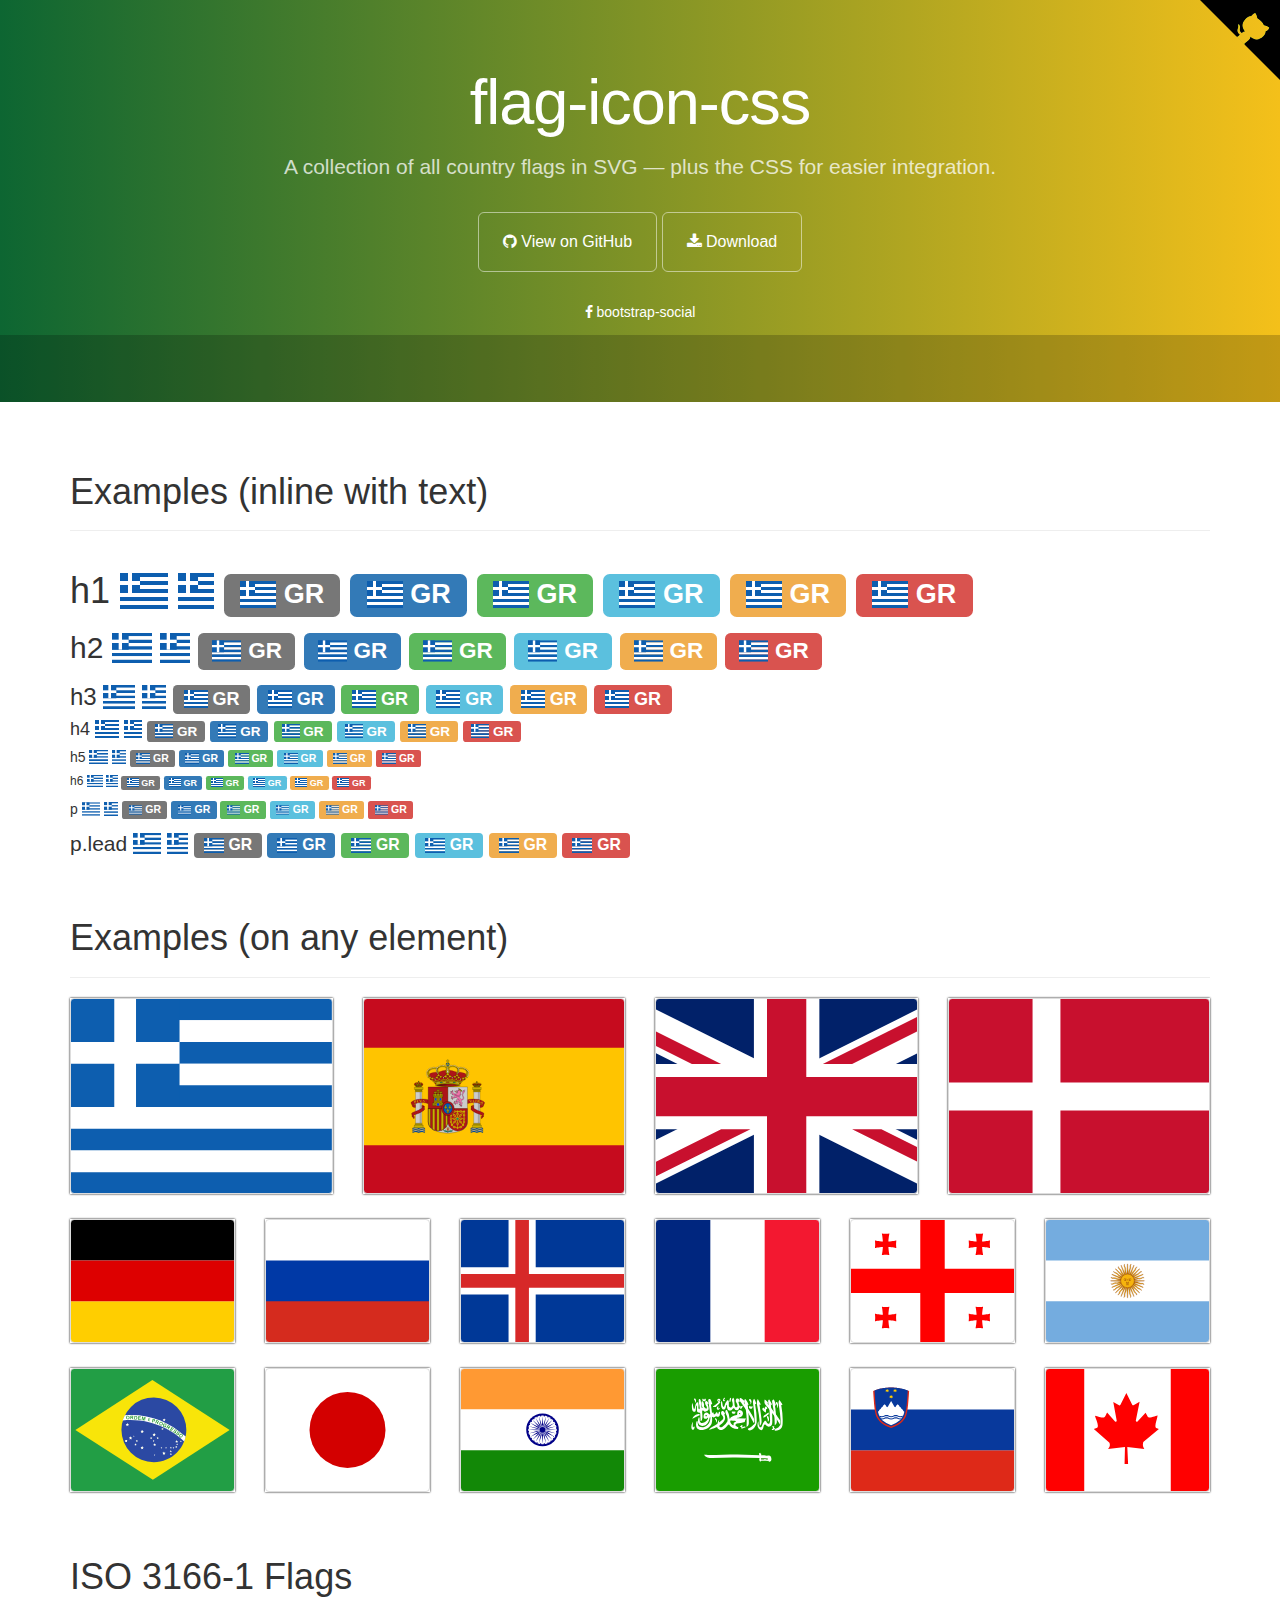
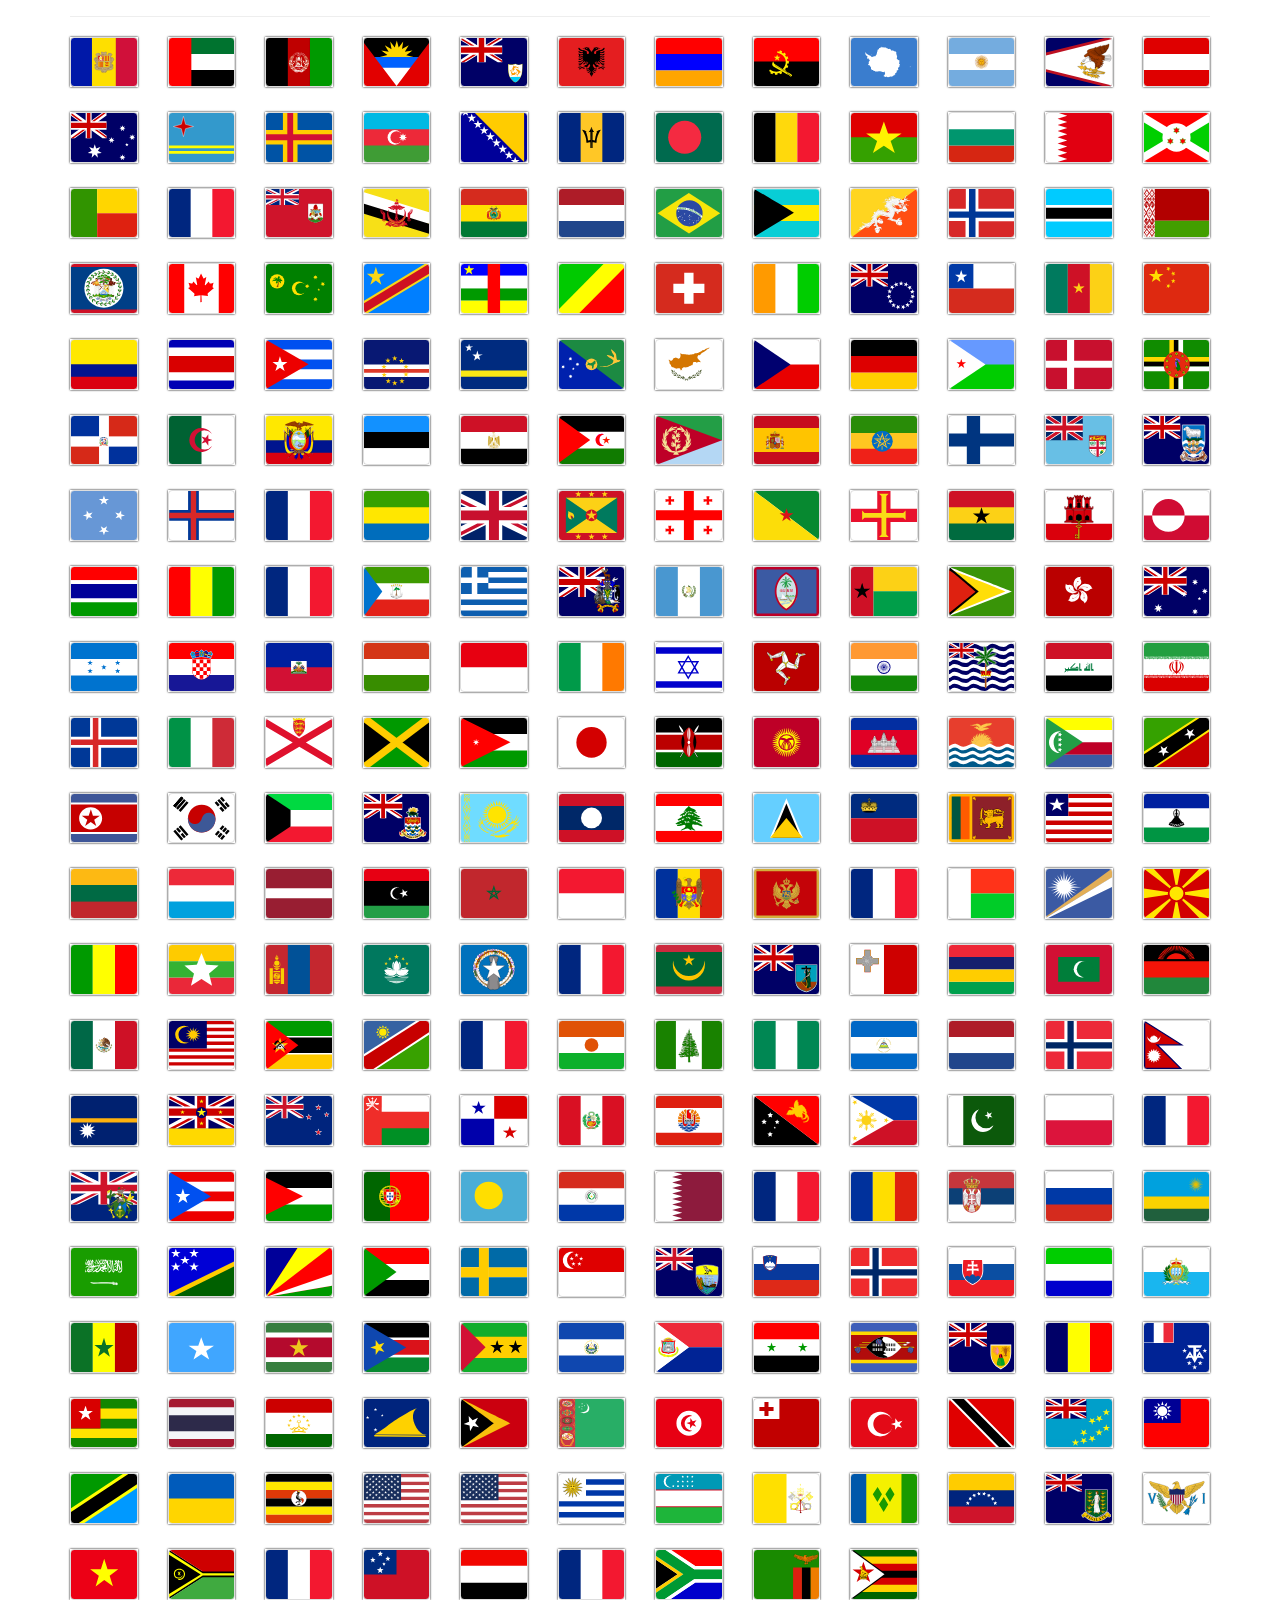
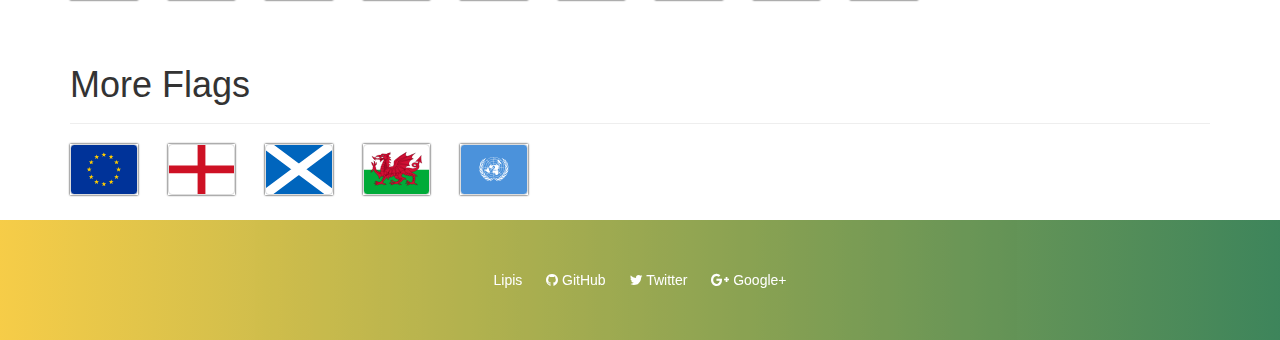
<file: src/main/webapp/resources/assets/vendors/iconfonts/flag-icon-css/index.html>
<!DOCTYPE html>
<html lang="en">
  <head>
    <meta charset="utf-8">
    <meta name="viewport" content="width=device-width, initial-scale=1.0">
    <meta property="og:type" content="website" />
    <meta property="og:url" content="https://lipis.github.io/flag-icon-css/" />
    <title>SVG Country Flags | flag-icon-css</title>
    <link href="https://maxcdn.bootstrapcdn.com/bootstrap/3.3.6/css/bootstrap.min.css" rel="stylesheet" id="bootstrap">
    <link href="https://maxcdn.bootstrapcdn.com/font-awesome/4.5.0/css/font-awesome.min.css" rel="stylesheet">
    <link href="./assets/docs.css" rel="stylesheet">
    <link href="./css/flag-icon.css" rel="stylesheet">
  </head>
  <body>
    <div class="jumbotron">
      <div class="container">
        <h1>flag-icon-css</h1>
        <p> A collection of all country flags in SVG — plus the CSS for easier integration. </p>
        <a href="https://github.com/lipis/flag-icon-css" class="btn btn-outline btn-lg"><span class="fa fa-github"></span> View on GitHub</a>
        <a href="https://github.com/lipis/flag-icon-css/archive/master.zip" class="btn btn-outline btn-lg"><span class="fa fa-download"></span> Download</a>
        <ul class="jumbotron-links">
          <li><a href="https://lipis.github.io/bootstrap-social"><span class="fa fa-facebook"></span> bootstrap-social</a></li>
        </ul>
      </div>
      <div class="bottom">
        <iframe src="https://ghbtns.com/github-btn.html?user=lipis&amp;repo=flag-icon-css&amp;type=watch&amp;count=true" class="social-share"></iframe>
      </div>
    </div>
    <script>
      if (window.location.hostname.indexOf('github') > 0)
      {
        window.location.replace("http://flag-icon-css.lip.is/");
      }
    </script>
    <div class="container">
      <section id="examples">
        <div class="page-header">
          <h1>Examples (inline with text)</h1>
        </div>
        <div class="no-wrap">
          <h1> h1 <span class="flag-icon flag-icon-gr"></span>
            <span class="flag-icon flag-icon-squared flag-icon-gr"></span>
            <span class="label label-default"><span class="flag-icon flag-icon-gr"></span> GR</span>
            <span class="label label-primary"><span class="flag-icon flag-icon-gr"></span> GR</span>
            <span class="label label-success"><span class="flag-icon flag-icon-gr"></span> GR</span>
            <span class="label label-info"><span class="flag-icon flag-icon-gr"></span> GR</span>
            <span class="label label-warning"><span class="flag-icon flag-icon-gr"></span> GR</span>
            <span class="label label-danger"><span class="flag-icon flag-icon-gr"></span> GR</span>
          </h1>
          <h2> h2 <span class="flag-icon flag-icon-gr"></span>
            <span class="flag-icon flag-icon-squared flag-icon-gr"></span>
            <span class="label label-default"><span class="flag-icon flag-icon-gr"></span> GR</span>
            <span class="label label-primary"><span class="flag-icon flag-icon-gr"></span> GR</span>
            <span class="label label-success"><span class="flag-icon flag-icon-gr"></span> GR</span>
            <span class="label label-info"><span class="flag-icon flag-icon-gr"></span> GR</span>
            <span class="label label-warning"><span class="flag-icon flag-icon-gr"></span> GR</span>
            <span class="label label-danger"><span class="flag-icon flag-icon-gr"></span> GR</span>
          </h2>
          <h3> h3 <span class="flag-icon flag-icon-gr"></span>
            <span class="flag-icon flag-icon-squared flag-icon-gr"></span>
            <span class="label label-default"><span class="flag-icon flag-icon-gr"></span> GR</span>
            <span class="label label-primary"><span class="flag-icon flag-icon-gr"></span> GR</span>
            <span class="label label-success"><span class="flag-icon flag-icon-gr"></span> GR</span>
            <span class="label label-info"><span class="flag-icon flag-icon-gr"></span> GR</span>
            <span class="label label-warning"><span class="flag-icon flag-icon-gr"></span> GR</span>
            <span class="label label-danger"><span class="flag-icon flag-icon-gr"></span> GR</span>
          </h3>
          <h4> h4 <span class="flag-icon flag-icon-gr"></span>
            <span class="flag-icon flag-icon-squared flag-icon-gr"></span>
            <span class="label label-default"><span class="flag-icon flag-icon-gr"></span> GR</span>
            <span class="label label-primary"><span class="flag-icon flag-icon-gr"></span> GR</span>
            <span class="label label-success"><span class="flag-icon flag-icon-gr"></span> GR</span>
            <span class="label label-info"><span class="flag-icon flag-icon-gr"></span> GR</span>
            <span class="label label-warning"><span class="flag-icon flag-icon-gr"></span> GR</span>
            <span class="label label-danger"><span class="flag-icon flag-icon-gr"></span> GR</span>
          </h4>
          <h5> h5 <span class="flag-icon flag-icon-gr"></span>
            <span class="flag-icon flag-icon-squared flag-icon-gr"></span>
            <span class="label label-default"><span class="flag-icon flag-icon-gr"></span> GR</span>
            <span class="label label-primary"><span class="flag-icon flag-icon-gr"></span> GR</span>
            <span class="label label-success"><span class="flag-icon flag-icon-gr"></span> GR</span>
            <span class="label label-info"><span class="flag-icon flag-icon-gr"></span> GR</span>
            <span class="label label-warning"><span class="flag-icon flag-icon-gr"></span> GR</span>
            <span class="label label-danger"><span class="flag-icon flag-icon-gr"></span> GR</span>
          </h5>
          <h6> h6 <span class="flag-icon flag-icon-gr"></span>
            <span class="flag-icon flag-icon-squared flag-icon-gr"></span>
            <span class="label label-default"><span class="flag-icon flag-icon-gr"></span> GR</span>
            <span class="label label-primary"><span class="flag-icon flag-icon-gr"></span> GR</span>
            <span class="label label-success"><span class="flag-icon flag-icon-gr"></span> GR</span>
            <span class="label label-info"><span class="flag-icon flag-icon-gr"></span> GR</span>
            <span class="label label-warning"><span class="flag-icon flag-icon-gr"></span> GR</span>
            <span class="label label-danger"><span class="flag-icon flag-icon-gr"></span> GR</span>
          </h6>
          <p> p <span class="flag-icon flag-icon-gr"></span>
            <span class="flag-icon flag-icon-squared flag-icon-gr"></span>
            <span class="label label-default"><span class="flag-icon flag-icon-gr"></span> GR</span>
            <span class="label label-primary"><span class="flag-icon flag-icon-gr"></span> GR</span>
            <span class="label label-success"><span class="flag-icon flag-icon-gr"></span> GR</span>
            <span class="label label-info"><span class="flag-icon flag-icon-gr"></span> GR</span>
            <span class="label label-warning"><span class="flag-icon flag-icon-gr"></span> GR</span>
            <span class="label label-danger"><span class="flag-icon flag-icon-gr"></span> GR</span>
          </p>
          <p class="lead"> p.lead <span class="flag-icon flag-icon-gr"></span>
            <span class="flag-icon flag-icon-squared flag-icon-gr"></span>
            <span class="label label-default"><span class="flag-icon flag-icon-gr"></span> GR</span>
            <span class="label label-primary"><span class="flag-icon flag-icon-gr"></span> GR</span>
            <span class="label label-success"><span class="flag-icon flag-icon-gr"></span> GR</span>
            <span class="label label-info"><span class="flag-icon flag-icon-gr"></span> GR</span>
            <span class="label label-warning"><span class="flag-icon flag-icon-gr"></span> GR</span>
            <span class="label label-danger"><span class="flag-icon flag-icon-gr"></span> GR</span>
          </p>
      </section>
      </section>
      <section id="more" class="d">
        <div class="page-header">
          <h1>Examples (on any element)</h1>
        </div>
        <div class="row">
          <div class="col-lg-3 col-md-4 col-sm-4 col-xs-6">
            <div class="flag-wrapper">
              <div class="img-thumbnail flag flag-icon-background flag-icon-gr"></div>
            </div>
          </div>
          <div class="col-lg-3 col-md-4 col-sm-4 col-xs-6">
            <div class="flag-wrapper">
              <div class="img-thumbnail flag flag-icon-background flag-icon-es"></div>
            </div>
          </div>
          <div class="col-lg-3 col-md-4 col-sm-4 col-xs-3">
            <div class="flag-wrapper">
              <div class="img-thumbnail flag flag-icon-background flag-icon-gb"></div>
            </div>
          </div>
          <div class="col-lg-3 col-sm-2 col-xs-3">
            <div class="flag-wrapper">
              <div class="img-thumbnail flag flag-icon-background flag-icon-dk"></div>
            </div>
          </div>
          <div class="col-sm-2 col-xs-3">
            <div class="flag-wrapper">
              <div class="img-thumbnail flag flag-icon-background flag-icon-de"></div>
            </div>
          </div>
          <div class="col-sm-2 col-xs-3">
            <div class="flag-wrapper">
              <div class="img-thumbnail flag flag-icon-background flag-icon-ru"></div>
            </div>
          </div>
          <div class="col-sm-2 col-xs-3">
            <div class="flag-wrapper">
              <div class="img-thumbnail flag flag-icon-background flag-icon-is"></div>
            </div>
          </div>
          <div class="col-sm-2 col-xs-3">
            <div class="flag-wrapper">
              <div class="img-thumbnail flag flag-icon-background flag-icon-fr"></div>
            </div>
          </div>
          <div class="col-sm-2 col-xs-3">
            <div class="flag-wrapper">
              <div class="img-thumbnail flag flag-icon-background flag-icon-ge"></div>
            </div>
          </div>
          <div class="col-sm-2 col-xs-3">
            <div class="flag-wrapper">
              <div class="img-thumbnail flag flag-icon-background flag-icon-ar"></div>
            </div>
          </div>
          <div class="col-sm-2 col-xs-3">
            <div class="flag-wrapper">
              <div class="img-thumbnail flag flag-icon-background flag-icon-br"></div>
            </div>
          </div>
          <div class="col-sm-2 col-xs-3">
            <div class="flag-wrapper">
              <div class="img-thumbnail flag flag-icon-background flag-icon-jp"></div>
            </div>
          </div>
          <div class="col-sm-2 col-xs-3 hidden-xs">
            <div class="flag-wrapper">
              <div class="img-thumbnail flag flag-icon-background flag-icon-in"></div>
            </div>
          </div>
          <div class="col-sm-2 col-xs-3">
            <div class="flag-wrapper">
              <div class="img-thumbnail flag flag-icon-background flag-icon-sa"></div>
            </div>
          </div>
          <div class="col-sm-2 col-xs-3">
            <div class="flag-wrapper">
              <div class="img-thumbnail flag flag-icon-background flag-icon-si"></div>
            </div>
          </div>
          <div class="col-sm-2 col-xs-3 visible-lg">
            <div class="flag-wrapper">
              <div class="img-thumbnail flag flag-icon-background flag-icon-ca"></div>
            </div>
          </div>
        </div>
      </section>
      <section class="all-flags">
        <div class="page-header">
          <h1>ISO 3166-1 Flags</h1>
        </div>
        <div class="row">
          <div class="col-md-1 col-sm-2 col-xs-3">
            <div class="flag-wrapper">
              <div class="img-thumbnail flag flag-icon-background flag-icon-ad" title="ad" id="ad"></div>
            </div>
          </div>
          <div class="col-md-1 col-sm-2 col-xs-3">
            <div class="flag-wrapper">
              <div class="img-thumbnail flag flag-icon-background flag-icon-ae" title="ae" id="ae"></div>
            </div>
          </div>
          <div class="col-md-1 col-sm-2 col-xs-3">
            <div class="flag-wrapper">
              <div class="img-thumbnail flag flag-icon-background flag-icon-af" title="af" id="af"></div>
            </div>
          </div>
          <div class="col-md-1 col-sm-2 col-xs-3">
            <div class="flag-wrapper">
              <div class="img-thumbnail flag flag-icon-background flag-icon-ag" title="ag" id="ag"></div>
            </div>
          </div>
          <div class="col-md-1 col-sm-2 col-xs-3">
            <div class="flag-wrapper">
              <div class="img-thumbnail flag flag-icon-background flag-icon-ai" title="ai" id="ai"></div>
            </div>
          </div>
          <div class="col-md-1 col-sm-2 col-xs-3">
            <div class="flag-wrapper">
              <div class="img-thumbnail flag flag-icon-background flag-icon-al" title="al" id="al"></div>
            </div>
          </div>
          <div class="col-md-1 col-sm-2 col-xs-3">
            <div class="flag-wrapper">
              <div class="img-thumbnail flag flag-icon-background flag-icon-am" title="am" id="am"></div>
            </div>
          </div>
          <div class="col-md-1 col-sm-2 col-xs-3">
            <div class="flag-wrapper">
              <div class="img-thumbnail flag flag-icon-background flag-icon-ao" title="ao" id="ao"></div>
            </div>
          </div>
          <div class="col-md-1 col-sm-2 col-xs-3">
            <div class="flag-wrapper">
              <div class="img-thumbnail flag flag-icon-background flag-icon-aq" title="aq" id="aq"></div>
            </div>
          </div>
          <div class="col-md-1 col-sm-2 col-xs-3">
            <div class="flag-wrapper">
              <div class="img-thumbnail flag flag-icon-background flag-icon-ar" title="ar" id="ar"></div>
            </div>
          </div>
          <div class="col-md-1 col-sm-2 col-xs-3">
            <div class="flag-wrapper">
              <div class="img-thumbnail flag flag-icon-background flag-icon-as" title="as" id="as"></div>
            </div>
          </div>
          <div class="col-md-1 col-sm-2 col-xs-3">
            <div class="flag-wrapper">
              <div class="img-thumbnail flag flag-icon-background flag-icon-at" title="at" id="at"></div>
            </div>
          </div>
          <div class="col-md-1 col-sm-2 col-xs-3">
            <div class="flag-wrapper">
              <div class="img-thumbnail flag flag-icon-background flag-icon-au" title="au" id="au"></div>
            </div>
          </div>
          <div class="col-md-1 col-sm-2 col-xs-3">
            <div class="flag-wrapper">
              <div class="img-thumbnail flag flag-icon-background flag-icon-aw" title="aw" id="aw"></div>
            </div>
          </div>
          <div class="col-md-1 col-sm-2 col-xs-3">
            <div class="flag-wrapper">
              <div class="img-thumbnail flag flag-icon-background flag-icon-ax" title="ax" id="ax"></div>
            </div>
          </div>
          <div class="col-md-1 col-sm-2 col-xs-3">
            <div class="flag-wrapper">
              <div class="img-thumbnail flag flag-icon-background flag-icon-az" title="az" id="az"></div>
            </div>
          </div>
          <div class="col-md-1 col-sm-2 col-xs-3">
            <div class="flag-wrapper">
              <div class="img-thumbnail flag flag-icon-background flag-icon-ba" title="ba" id="ba"></div>
            </div>
          </div>
          <div class="col-md-1 col-sm-2 col-xs-3">
            <div class="flag-wrapper">
              <div class="img-thumbnail flag flag-icon-background flag-icon-bb" title="bb" id="bb"></div>
            </div>
          </div>
          <div class="col-md-1 col-sm-2 col-xs-3">
            <div class="flag-wrapper">
              <div class="img-thumbnail flag flag-icon-background flag-icon-bd" title="bd" id="bd"></div>
            </div>
          </div>
          <div class="col-md-1 col-sm-2 col-xs-3">
            <div class="flag-wrapper">
              <div class="img-thumbnail flag flag-icon-background flag-icon-be" title="be" id="be"></div>
            </div>
          </div>
          <div class="col-md-1 col-sm-2 col-xs-3">
            <div class="flag-wrapper">
              <div class="img-thumbnail flag flag-icon-background flag-icon-bf" title="bf" id="bf"></div>
            </div>
          </div>
          <div class="col-md-1 col-sm-2 col-xs-3">
            <div class="flag-wrapper">
              <div class="img-thumbnail flag flag-icon-background flag-icon-bg" title="bg" id="bg"></div>
            </div>
          </div>
          <div class="col-md-1 col-sm-2 col-xs-3">
            <div class="flag-wrapper">
              <div class="img-thumbnail flag flag-icon-background flag-icon-bh" title="bh" id="bh"></div>
            </div>
          </div>
          <div class="col-md-1 col-sm-2 col-xs-3">
            <div class="flag-wrapper">
              <div class="img-thumbnail flag flag-icon-background flag-icon-bi" title="bi" id="bi"></div>
            </div>
          </div>
          <div class="col-md-1 col-sm-2 col-xs-3">
            <div class="flag-wrapper">
              <div class="img-thumbnail flag flag-icon-background flag-icon-bj" title="bj" id="bj"></div>
            </div>
          </div>
          <div class="col-md-1 col-sm-2 col-xs-3">
            <div class="flag-wrapper">
              <div class="img-thumbnail flag flag-icon-background flag-icon-bl" title="bl" id="bl"></div>
            </div>
          </div>
          <div class="col-md-1 col-sm-2 col-xs-3">
            <div class="flag-wrapper">
              <div class="img-thumbnail flag flag-icon-background flag-icon-bm" title="bm" id="bm"></div>
            </div>
          </div>
          <div class="col-md-1 col-sm-2 col-xs-3">
            <div class="flag-wrapper">
              <div class="img-thumbnail flag flag-icon-background flag-icon-bn" title="bn" id="bn"></div>
            </div>
          </div>
          <div class="col-md-1 col-sm-2 col-xs-3">
            <div class="flag-wrapper">
              <div class="img-thumbnail flag flag-icon-background flag-icon-bo" title="bo" id="bo"></div>
            </div>
          </div>
          <div class="col-md-1 col-sm-2 col-xs-3">
            <div class="flag-wrapper">
              <div class="img-thumbnail flag flag-icon-background flag-icon-bq" title="bq" id="bq"></div>
            </div>
          </div>
          <div class="col-md-1 col-sm-2 col-xs-3">
            <div class="flag-wrapper">
              <div class="img-thumbnail flag flag-icon-background flag-icon-br" title="br" id="br"></div>
            </div>
          </div>
          <div class="col-md-1 col-sm-2 col-xs-3">
            <div class="flag-wrapper">
              <div class="img-thumbnail flag flag-icon-background flag-icon-bs" title="bs" id="bs"></div>
            </div>
          </div>
          <div class="col-md-1 col-sm-2 col-xs-3">
            <div class="flag-wrapper">
              <div class="img-thumbnail flag flag-icon-background flag-icon-bt" title="bt" id="bt"></div>
            </div>
          </div>
          <div class="col-md-1 col-sm-2 col-xs-3">
            <div class="flag-wrapper">
              <div class="img-thumbnail flag flag-icon-background flag-icon-bv" title="bv" id="bv"></div>
            </div>
          </div>
          <div class="col-md-1 col-sm-2 col-xs-3">
            <div class="flag-wrapper">
              <div class="img-thumbnail flag flag-icon-background flag-icon-bw" title="bw" id="bw"></div>
            </div>
          </div>
          <div class="col-md-1 col-sm-2 col-xs-3">
            <div class="flag-wrapper">
              <div class="img-thumbnail flag flag-icon-background flag-icon-by" title="by" id="by"></div>
            </div>
          </div>
          <div class="col-md-1 col-sm-2 col-xs-3">
            <div class="flag-wrapper">
              <div class="img-thumbnail flag flag-icon-background flag-icon-bz" title="bz" id="bz"></div>
            </div>
          </div>
          <div class="col-md-1 col-sm-2 col-xs-3">
            <div class="flag-wrapper">
              <div class="img-thumbnail flag flag-icon-background flag-icon-ca" title="ca" id="ca"></div>
            </div>
          </div>
          <div class="col-md-1 col-sm-2 col-xs-3">
            <div class="flag-wrapper">
              <div class="img-thumbnail flag flag-icon-background flag-icon-cc" title="cc" id="cc"></div>
            </div>
          </div>
          <div class="col-md-1 col-sm-2 col-xs-3">
            <div class="flag-wrapper">
              <div class="img-thumbnail flag flag-icon-background flag-icon-cd" title="cd" id="cd"></div>
            </div>
          </div>
          <div class="col-md-1 col-sm-2 col-xs-3">
            <div class="flag-wrapper">
              <div class="img-thumbnail flag flag-icon-background flag-icon-cf" title="cf" id="cf"></div>
            </div>
          </div>
          <div class="col-md-1 col-sm-2 col-xs-3">
            <div class="flag-wrapper">
              <div class="img-thumbnail flag flag-icon-background flag-icon-cg" title="cg" id="cg"></div>
            </div>
          </div>
          <div class="col-md-1 col-sm-2 col-xs-3">
            <div class="flag-wrapper">
              <div class="img-thumbnail flag flag-icon-background flag-icon-ch" title="ch" id="ch"></div>
            </div>
          </div>
          <div class="col-md-1 col-sm-2 col-xs-3">
            <div class="flag-wrapper">
              <div class="img-thumbnail flag flag-icon-background flag-icon-ci" title="ci" id="ci"></div>
            </div>
          </div>
          <div class="col-md-1 col-sm-2 col-xs-3">
            <div class="flag-wrapper">
              <div class="img-thumbnail flag flag-icon-background flag-icon-ck" title="ck" id="ck"></div>
            </div>
          </div>
          <div class="col-md-1 col-sm-2 col-xs-3">
            <div class="flag-wrapper">
              <div class="img-thumbnail flag flag-icon-background flag-icon-cl" title="cl" id="cl"></div>
            </div>
          </div>
          <div class="col-md-1 col-sm-2 col-xs-3">
            <div class="flag-wrapper">
              <div class="img-thumbnail flag flag-icon-background flag-icon-cm" title="cm" id="cm"></div>
            </div>
          </div>
          <div class="col-md-1 col-sm-2 col-xs-3">
            <div class="flag-wrapper">
              <div class="img-thumbnail flag flag-icon-background flag-icon-cn" title="cn" id="cn"></div>
            </div>
          </div>
          <div class="col-md-1 col-sm-2 col-xs-3">
            <div class="flag-wrapper">
              <div class="img-thumbnail flag flag-icon-background flag-icon-co" title="co" id="co"></div>
            </div>
          </div>
          <div class="col-md-1 col-sm-2 col-xs-3">
            <div class="flag-wrapper">
              <div class="img-thumbnail flag flag-icon-background flag-icon-cr" title="cr" id="cr"></div>
            </div>
          </div>
          <div class="col-md-1 col-sm-2 col-xs-3">
            <div class="flag-wrapper">
              <div class="img-thumbnail flag flag-icon-background flag-icon-cu" title="cu" id="cu"></div>
            </div>
          </div>
          <div class="col-md-1 col-sm-2 col-xs-3">
            <div class="flag-wrapper">
              <div class="img-thumbnail flag flag-icon-background flag-icon-cv" title="cv" id="cv"></div>
            </div>
          </div>
          <div class="col-md-1 col-sm-2 col-xs-3">
            <div class="flag-wrapper">
              <div class="img-thumbnail flag flag-icon-background flag-icon-cw" title="cw" id="cw"></div>
            </div>
          </div>
          <div class="col-md-1 col-sm-2 col-xs-3">
            <div class="flag-wrapper">
              <div class="img-thumbnail flag flag-icon-background flag-icon-cx" title="cx" id="cx"></div>
            </div>
          </div>
          <div class="col-md-1 col-sm-2 col-xs-3">
            <div class="flag-wrapper">
              <div class="img-thumbnail flag flag-icon-background flag-icon-cy" title="cy" id="cy"></div>
            </div>
          </div>
          <div class="col-md-1 col-sm-2 col-xs-3">
            <div class="flag-wrapper">
              <div class="img-thumbnail flag flag-icon-background flag-icon-cz" title="cz" id="cz"></div>
            </div>
          </div>
          <div class="col-md-1 col-sm-2 col-xs-3">
            <div class="flag-wrapper">
              <div class="img-thumbnail flag flag-icon-background flag-icon-de" title="de" id="de"></div>
            </div>
          </div>
          <div class="col-md-1 col-sm-2 col-xs-3">
            <div class="flag-wrapper">
              <div class="img-thumbnail flag flag-icon-background flag-icon-dj" title="dj" id="dj"></div>
            </div>
          </div>
          <div class="col-md-1 col-sm-2 col-xs-3">
            <div class="flag-wrapper">
              <div class="img-thumbnail flag flag-icon-background flag-icon-dk" title="dk" id="dk"></div>
            </div>
          </div>
          <div class="col-md-1 col-sm-2 col-xs-3">
            <div class="flag-wrapper">
              <div class="img-thumbnail flag flag-icon-background flag-icon-dm" title="dm" id="dm"></div>
            </div>
          </div>
          <div class="col-md-1 col-sm-2 col-xs-3">
            <div class="flag-wrapper">
              <div class="img-thumbnail flag flag-icon-background flag-icon-do" title="do" id="do"></div>
            </div>
          </div>
          <div class="col-md-1 col-sm-2 col-xs-3">
            <div class="flag-wrapper">
              <div class="img-thumbnail flag flag-icon-background flag-icon-dz" title="dz" id="dz"></div>
            </div>
          </div>
          <div class="col-md-1 col-sm-2 col-xs-3">
            <div class="flag-wrapper">
              <div class="img-thumbnail flag flag-icon-background flag-icon-ec" title="ec" id="ec"></div>
            </div>
          </div>
          <div class="col-md-1 col-sm-2 col-xs-3">
            <div class="flag-wrapper">
              <div class="img-thumbnail flag flag-icon-background flag-icon-ee" title="ee" id="ee"></div>
            </div>
          </div>
          <div class="col-md-1 col-sm-2 col-xs-3">
            <div class="flag-wrapper">
              <div class="img-thumbnail flag flag-icon-background flag-icon-eg" title="eg" id="eg"></div>
            </div>
          </div>
          <div class="col-md-1 col-sm-2 col-xs-3">
            <div class="flag-wrapper">
              <div class="img-thumbnail flag flag-icon-background flag-icon-eh" title="eh" id="eh"></div>
            </div>
          </div>
          <div class="col-md-1 col-sm-2 col-xs-3">
            <div class="flag-wrapper">
              <div class="img-thumbnail flag flag-icon-background flag-icon-er" title="er" id="er"></div>
            </div>
          </div>
          <div class="col-md-1 col-sm-2 col-xs-3">
            <div class="flag-wrapper">
              <div class="img-thumbnail flag flag-icon-background flag-icon-es" title="es" id="es"></div>
            </div>
          </div>
          <div class="col-md-1 col-sm-2 col-xs-3">
            <div class="flag-wrapper">
              <div class="img-thumbnail flag flag-icon-background flag-icon-et" title="et" id="et"></div>
            </div>
          </div>
          <div class="col-md-1 col-sm-2 col-xs-3">
            <div class="flag-wrapper">
              <div class="img-thumbnail flag flag-icon-background flag-icon-fi" title="fi" id="fi"></div>
            </div>
          </div>
          <div class="col-md-1 col-sm-2 col-xs-3">
            <div class="flag-wrapper">
              <div class="img-thumbnail flag flag-icon-background flag-icon-fj" title="fj" id="fj"></div>
            </div>
          </div>
          <div class="col-md-1 col-sm-2 col-xs-3">
            <div class="flag-wrapper">
              <div class="img-thumbnail flag flag-icon-background flag-icon-fk" title="fk" id="fk"></div>
            </div>
          </div>
          <div class="col-md-1 col-sm-2 col-xs-3">
            <div class="flag-wrapper">
              <div class="img-thumbnail flag flag-icon-background flag-icon-fm" title="fm" id="fm"></div>
            </div>
          </div>
          <div class="col-md-1 col-sm-2 col-xs-3">
            <div class="flag-wrapper">
              <div class="img-thumbnail flag flag-icon-background flag-icon-fo" title="fo" id="fo"></div>
            </div>
          </div>
          <div class="col-md-1 col-sm-2 col-xs-3">
            <div class="flag-wrapper">
              <div class="img-thumbnail flag flag-icon-background flag-icon-fr" title="fr" id="fr"></div>
            </div>
          </div>
          <div class="col-md-1 col-sm-2 col-xs-3">
            <div class="flag-wrapper">
              <div class="img-thumbnail flag flag-icon-background flag-icon-ga" title="ga" id="ga"></div>
            </div>
          </div>
          <div class="col-md-1 col-sm-2 col-xs-3">
            <div class="flag-wrapper">
              <div class="img-thumbnail flag flag-icon-background flag-icon-gb" title="gb" id="gb"></div>
            </div>
          </div>
          <div class="col-md-1 col-sm-2 col-xs-3">
            <div class="flag-wrapper">
              <div class="img-thumbnail flag flag-icon-background flag-icon-gd" title="gd" id="gd"></div>
            </div>
          </div>
          <div class="col-md-1 col-sm-2 col-xs-3">
            <div class="flag-wrapper">
              <div class="img-thumbnail flag flag-icon-background flag-icon-ge" title="ge" id="ge"></div>
            </div>
          </div>
          <div class="col-md-1 col-sm-2 col-xs-3">
            <div class="flag-wrapper">
              <div class="img-thumbnail flag flag-icon-background flag-icon-gf" title="gf" id="gf"></div>
            </div>
          </div>
          <div class="col-md-1 col-sm-2 col-xs-3">
            <div class="flag-wrapper">
              <div class="img-thumbnail flag flag-icon-background flag-icon-gg" title="gg" id="gg"></div>
            </div>
          </div>
          <div class="col-md-1 col-sm-2 col-xs-3">
            <div class="flag-wrapper">
              <div class="img-thumbnail flag flag-icon-background flag-icon-gh" title="gh" id="gh"></div>
            </div>
          </div>
          <div class="col-md-1 col-sm-2 col-xs-3">
            <div class="flag-wrapper">
              <div class="img-thumbnail flag flag-icon-background flag-icon-gi" title="gi" id="gi"></div>
            </div>
          </div>
          <div class="col-md-1 col-sm-2 col-xs-3">
            <div class="flag-wrapper">
              <div class="img-thumbnail flag flag-icon-background flag-icon-gl" title="gl" id="gl"></div>
            </div>
          </div>
          <div class="col-md-1 col-sm-2 col-xs-3">
            <div class="flag-wrapper">
              <div class="img-thumbnail flag flag-icon-background flag-icon-gm" title="gm" id="gm"></div>
            </div>
          </div>
          <div class="col-md-1 col-sm-2 col-xs-3">
            <div class="flag-wrapper">
              <div class="img-thumbnail flag flag-icon-background flag-icon-gn" title="gn" id="gn"></div>
            </div>
          </div>
          <div class="col-md-1 col-sm-2 col-xs-3">
            <div class="flag-wrapper">
              <div class="img-thumbnail flag flag-icon-background flag-icon-gp" title="gp" id="gp"></div>
            </div>
          </div>
          <div class="col-md-1 col-sm-2 col-xs-3">
            <div class="flag-wrapper">
              <div class="img-thumbnail flag flag-icon-background flag-icon-gq" title="gq" id="gq"></div>
            </div>
          </div>
          <div class="col-md-1 col-sm-2 col-xs-3">
            <div class="flag-wrapper">
              <div class="img-thumbnail flag flag-icon-background flag-icon-gr" title="gr" id="gr"></div>
            </div>
          </div>
          <div class="col-md-1 col-sm-2 col-xs-3">
            <div class="flag-wrapper">
              <div class="img-thumbnail flag flag-icon-background flag-icon-gs" title="gs" id="gs"></div>
            </div>
          </div>
          <div class="col-md-1 col-sm-2 col-xs-3">
            <div class="flag-wrapper">
              <div class="img-thumbnail flag flag-icon-background flag-icon-gt" title="gt" id="gt"></div>
            </div>
          </div>
          <div class="col-md-1 col-sm-2 col-xs-3">
            <div class="flag-wrapper">
              <div class="img-thumbnail flag flag-icon-background flag-icon-gu" title="gu" id="gu"></div>
            </div>
          </div>
          <div class="col-md-1 col-sm-2 col-xs-3">
            <div class="flag-wrapper">
              <div class="img-thumbnail flag flag-icon-background flag-icon-gw" title="gw" id="gw"></div>
            </div>
          </div>
          <div class="col-md-1 col-sm-2 col-xs-3">
            <div class="flag-wrapper">
              <div class="img-thumbnail flag flag-icon-background flag-icon-gy" title="gy" id="gy"></div>
            </div>
          </div>
          <div class="col-md-1 col-sm-2 col-xs-3">
            <div class="flag-wrapper">
              <div class="img-thumbnail flag flag-icon-background flag-icon-hk" title="hk" id="hk"></div>
            </div>
          </div>
          <div class="col-md-1 col-sm-2 col-xs-3">
            <div class="flag-wrapper">
              <div class="img-thumbnail flag flag-icon-background flag-icon-hm" title="hm" id="hm"></div>
            </div>
          </div>
          <div class="col-md-1 col-sm-2 col-xs-3">
            <div class="flag-wrapper">
              <div class="img-thumbnail flag flag-icon-background flag-icon-hn" title="hn" id="hn"></div>
            </div>
          </div>
          <div class="col-md-1 col-sm-2 col-xs-3">
            <div class="flag-wrapper">
              <div class="img-thumbnail flag flag-icon-background flag-icon-hr" title="hr" id="hr"></div>
            </div>
          </div>
          <div class="col-md-1 col-sm-2 col-xs-3">
            <div class="flag-wrapper">
              <div class="img-thumbnail flag flag-icon-background flag-icon-ht" title="ht" id="ht"></div>
            </div>
          </div>
          <div class="col-md-1 col-sm-2 col-xs-3">
            <div class="flag-wrapper">
              <div class="img-thumbnail flag flag-icon-background flag-icon-hu" title="hu" id="hu"></div>
            </div>
          </div>
          <div class="col-md-1 col-sm-2 col-xs-3">
            <div class="flag-wrapper">
              <div class="img-thumbnail flag flag-icon-background flag-icon-id" title="id" id="id"></div>
            </div>
          </div>
          <div class="col-md-1 col-sm-2 col-xs-3">
            <div class="flag-wrapper">
              <div class="img-thumbnail flag flag-icon-background flag-icon-ie" title="ie" id="ie"></div>
            </div>
          </div>
          <div class="col-md-1 col-sm-2 col-xs-3">
            <div class="flag-wrapper">
              <div class="img-thumbnail flag flag-icon-background flag-icon-il" title="il" id="il"></div>
            </div>
          </div>
          <div class="col-md-1 col-sm-2 col-xs-3">
            <div class="flag-wrapper">
              <div class="img-thumbnail flag flag-icon-background flag-icon-im" title="im" id="im"></div>
            </div>
          </div>
          <div class="col-md-1 col-sm-2 col-xs-3">
            <div class="flag-wrapper">
              <div class="img-thumbnail flag flag-icon-background flag-icon-in" title="in" id="in"></div>
            </div>
          </div>
          <div class="col-md-1 col-sm-2 col-xs-3">
            <div class="flag-wrapper">
              <div class="img-thumbnail flag flag-icon-background flag-icon-io" title="io" id="io"></div>
            </div>
          </div>
          <div class="col-md-1 col-sm-2 col-xs-3">
            <div class="flag-wrapper">
              <div class="img-thumbnail flag flag-icon-background flag-icon-iq" title="iq" id="iq"></div>
            </div>
          </div>
          <div class="col-md-1 col-sm-2 col-xs-3">
            <div class="flag-wrapper">
              <div class="img-thumbnail flag flag-icon-background flag-icon-ir" title="ir" id="ir"></div>
            </div>
          </div>
          <div class="col-md-1 col-sm-2 col-xs-3">
            <div class="flag-wrapper">
              <div class="img-thumbnail flag flag-icon-background flag-icon-is" title="is" id="is"></div>
            </div>
          </div>
          <div class="col-md-1 col-sm-2 col-xs-3">
            <div class="flag-wrapper">
              <div class="img-thumbnail flag flag-icon-background flag-icon-it" title="it" id="it"></div>
            </div>
          </div>
          <div class="col-md-1 col-sm-2 col-xs-3">
            <div class="flag-wrapper">
              <div class="img-thumbnail flag flag-icon-background flag-icon-je" title="je" id="je"></div>
            </div>
          </div>
          <div class="col-md-1 col-sm-2 col-xs-3">
            <div class="flag-wrapper">
              <div class="img-thumbnail flag flag-icon-background flag-icon-jm" title="jm" id="jm"></div>
            </div>
          </div>
          <div class="col-md-1 col-sm-2 col-xs-3">
            <div class="flag-wrapper">
              <div class="img-thumbnail flag flag-icon-background flag-icon-jo" title="jo" id="jo"></div>
            </div>
          </div>
          <div class="col-md-1 col-sm-2 col-xs-3">
            <div class="flag-wrapper">
              <div class="img-thumbnail flag flag-icon-background flag-icon-jp" title="jp" id="jp"></div>
            </div>
          </div>
          <div class="col-md-1 col-sm-2 col-xs-3">
            <div class="flag-wrapper">
              <div class="img-thumbnail flag flag-icon-background flag-icon-ke" title="ke" id="ke"></div>
            </div>
          </div>
          <div class="col-md-1 col-sm-2 col-xs-3">
            <div class="flag-wrapper">
              <div class="img-thumbnail flag flag-icon-background flag-icon-kg" title="kg" id="kg"></div>
            </div>
          </div>
          <div class="col-md-1 col-sm-2 col-xs-3">
            <div class="flag-wrapper">
              <div class="img-thumbnail flag flag-icon-background flag-icon-kh" title="kh" id="kh"></div>
            </div>
          </div>
          <div class="col-md-1 col-sm-2 col-xs-3">
            <div class="flag-wrapper">
              <div class="img-thumbnail flag flag-icon-background flag-icon-ki" title="ki" id="ki"></div>
            </div>
          </div>
          <div class="col-md-1 col-sm-2 col-xs-3">
            <div class="flag-wrapper">
              <div class="img-thumbnail flag flag-icon-background flag-icon-km" title="km" id="km"></div>
            </div>
          </div>
          <div class="col-md-1 col-sm-2 col-xs-3">
            <div class="flag-wrapper">
              <div class="img-thumbnail flag flag-icon-background flag-icon-kn" title="kn" id="kn"></div>
            </div>
          </div>
          <div class="col-md-1 col-sm-2 col-xs-3">
            <div class="flag-wrapper">
              <div class="img-thumbnail flag flag-icon-background flag-icon-kp" title="kp" id="kp"></div>
            </div>
          </div>
          <div class="col-md-1 col-sm-2 col-xs-3">
            <div class="flag-wrapper">
              <div class="img-thumbnail flag flag-icon-background flag-icon-kr" title="kr" id="kr"></div>
            </div>
          </div>
          <div class="col-md-1 col-sm-2 col-xs-3">
            <div class="flag-wrapper">
              <div class="img-thumbnail flag flag-icon-background flag-icon-kw" title="kw" id="kw"></div>
            </div>
          </div>
          <div class="col-md-1 col-sm-2 col-xs-3">
            <div class="flag-wrapper">
              <div class="img-thumbnail flag flag-icon-background flag-icon-ky" title="ky" id="ky"></div>
            </div>
          </div>
          <div class="col-md-1 col-sm-2 col-xs-3">
            <div class="flag-wrapper">
              <div class="img-thumbnail flag flag-icon-background flag-icon-kz" title="kz" id="kz"></div>
            </div>
          </div>
          <div class="col-md-1 col-sm-2 col-xs-3">
            <div class="flag-wrapper">
              <div class="img-thumbnail flag flag-icon-background flag-icon-la" title="la" id="la"></div>
            </div>
          </div>
          <div class="col-md-1 col-sm-2 col-xs-3">
            <div class="flag-wrapper">
              <div class="img-thumbnail flag flag-icon-background flag-icon-lb" title="lb" id="lb"></div>
            </div>
          </div>
          <div class="col-md-1 col-sm-2 col-xs-3">
            <div class="flag-wrapper">
              <div class="img-thumbnail flag flag-icon-background flag-icon-lc" title="lc" id="lc"></div>
            </div>
          </div>
          <div class="col-md-1 col-sm-2 col-xs-3">
            <div class="flag-wrapper">
              <div class="img-thumbnail flag flag-icon-background flag-icon-li" title="li" id="li"></div>
            </div>
          </div>
          <div class="col-md-1 col-sm-2 col-xs-3">
            <div class="flag-wrapper">
              <div class="img-thumbnail flag flag-icon-background flag-icon-lk" title="lk" id="lk"></div>
            </div>
          </div>
          <div class="col-md-1 col-sm-2 col-xs-3">
            <div class="flag-wrapper">
              <div class="img-thumbnail flag flag-icon-background flag-icon-lr" title="lr" id="lr"></div>
            </div>
          </div>
          <div class="col-md-1 col-sm-2 col-xs-3">
            <div class="flag-wrapper">
              <div class="img-thumbnail flag flag-icon-background flag-icon-ls" title="ls" id="ls"></div>
            </div>
          </div>
          <div class="col-md-1 col-sm-2 col-xs-3">
            <div class="flag-wrapper">
              <div class="img-thumbnail flag flag-icon-background flag-icon-lt" title="lt" id="lt"></div>
            </div>
          </div>
          <div class="col-md-1 col-sm-2 col-xs-3">
            <div class="flag-wrapper">
              <div class="img-thumbnail flag flag-icon-background flag-icon-lu" title="lu" id="lu"></div>
            </div>
          </div>
          <div class="col-md-1 col-sm-2 col-xs-3">
            <div class="flag-wrapper">
              <div class="img-thumbnail flag flag-icon-background flag-icon-lv" title="lv" id="lv"></div>
            </div>
          </div>
          <div class="col-md-1 col-sm-2 col-xs-3">
            <div class="flag-wrapper">
              <div class="img-thumbnail flag flag-icon-background flag-icon-ly" title="ly" id="ly"></div>
            </div>
          </div>
          <div class="col-md-1 col-sm-2 col-xs-3">
            <div class="flag-wrapper">
              <div class="img-thumbnail flag flag-icon-background flag-icon-ma" title="ma" id="ma"></div>
            </div>
          </div>
          <div class="col-md-1 col-sm-2 col-xs-3">
            <div class="flag-wrapper">
              <div class="img-thumbnail flag flag-icon-background flag-icon-mc" title="mc" id="mc"></div>
            </div>
          </div>
          <div class="col-md-1 col-sm-2 col-xs-3">
            <div class="flag-wrapper">
              <div class="img-thumbnail flag flag-icon-background flag-icon-md" title="md" id="md"></div>
            </div>
          </div>
          <div class="col-md-1 col-sm-2 col-xs-3">
            <div class="flag-wrapper">
              <div class="img-thumbnail flag flag-icon-background flag-icon-me" title="me" id="me"></div>
            </div>
          </div>
          <div class="col-md-1 col-sm-2 col-xs-3">
            <div class="flag-wrapper">
              <div class="img-thumbnail flag flag-icon-background flag-icon-mf" title="mf" id="mf"></div>
            </div>
          </div>
          <div class="col-md-1 col-sm-2 col-xs-3">
            <div class="flag-wrapper">
              <div class="img-thumbnail flag flag-icon-background flag-icon-mg" title="mg" id="mg"></div>
            </div>
          </div>
          <div class="col-md-1 col-sm-2 col-xs-3">
            <div class="flag-wrapper">
              <div class="img-thumbnail flag flag-icon-background flag-icon-mh" title="mh" id="mh"></div>
            </div>
          </div>
          <div class="col-md-1 col-sm-2 col-xs-3">
            <div class="flag-wrapper">
              <div class="img-thumbnail flag flag-icon-background flag-icon-mk" title="mk" id="mk"></div>
            </div>
          </div>
          <div class="col-md-1 col-sm-2 col-xs-3">
            <div class="flag-wrapper">
              <div class="img-thumbnail flag flag-icon-background flag-icon-ml" title="ml" id="ml"></div>
            </div>
          </div>
          <div class="col-md-1 col-sm-2 col-xs-3">
            <div class="flag-wrapper">
              <div class="img-thumbnail flag flag-icon-background flag-icon-mm" title="mm" id="mm"></div>
            </div>
          </div>
          <div class="col-md-1 col-sm-2 col-xs-3">
            <div class="flag-wrapper">
              <div class="img-thumbnail flag flag-icon-background flag-icon-mn" title="mn" id="mn"></div>
            </div>
          </div>
          <div class="col-md-1 col-sm-2 col-xs-3">
            <div class="flag-wrapper">
              <div class="img-thumbnail flag flag-icon-background flag-icon-mo" title="mo" id="mo"></div>
            </div>
          </div>
          <div class="col-md-1 col-sm-2 col-xs-3">
            <div class="flag-wrapper">
              <div class="img-thumbnail flag flag-icon-background flag-icon-mp" title="mp" id="mp"></div>
            </div>
          </div>
          <div class="col-md-1 col-sm-2 col-xs-3">
            <div class="flag-wrapper">
              <div class="img-thumbnail flag flag-icon-background flag-icon-mq" title="mq" id="mq"></div>
            </div>
          </div>
          <div class="col-md-1 col-sm-2 col-xs-3">
            <div class="flag-wrapper">
              <div class="img-thumbnail flag flag-icon-background flag-icon-mr" title="mr" id="mr"></div>
            </div>
          </div>
          <div class="col-md-1 col-sm-2 col-xs-3">
            <div class="flag-wrapper">
              <div class="img-thumbnail flag flag-icon-background flag-icon-ms" title="ms" id="ms"></div>
            </div>
          </div>
          <div class="col-md-1 col-sm-2 col-xs-3">
            <div class="flag-wrapper">
              <div class="img-thumbnail flag flag-icon-background flag-icon-mt" title="mt" id="mt"></div>
            </div>
          </div>
          <div class="col-md-1 col-sm-2 col-xs-3">
            <div class="flag-wrapper">
              <div class="img-thumbnail flag flag-icon-background flag-icon-mu" title="mu" id="mu"></div>
            </div>
          </div>
          <div class="col-md-1 col-sm-2 col-xs-3">
            <div class="flag-wrapper">
              <div class="img-thumbnail flag flag-icon-background flag-icon-mv" title="mv" id="mv"></div>
            </div>
          </div>
          <div class="col-md-1 col-sm-2 col-xs-3">
            <div class="flag-wrapper">
              <div class="img-thumbnail flag flag-icon-background flag-icon-mw" title="mw" id="mw"></div>
            </div>
          </div>
          <div class="col-md-1 col-sm-2 col-xs-3">
            <div class="flag-wrapper">
              <div class="img-thumbnail flag flag-icon-background flag-icon-mx" title="mx" id="mx"></div>
            </div>
          </div>
          <div class="col-md-1 col-sm-2 col-xs-3">
            <div class="flag-wrapper">
              <div class="img-thumbnail flag flag-icon-background flag-icon-my" title="my" id="my"></div>
            </div>
          </div>
          <div class="col-md-1 col-sm-2 col-xs-3">
            <div class="flag-wrapper">
              <div class="img-thumbnail flag flag-icon-background flag-icon-mz" title="mz" id="mz"></div>
            </div>
          </div>
          <div class="col-md-1 col-sm-2 col-xs-3">
            <div class="flag-wrapper">
              <div class="img-thumbnail flag flag-icon-background flag-icon-na" title="na" id="na"></div>
            </div>
          </div>
          <div class="col-md-1 col-sm-2 col-xs-3">
            <div class="flag-wrapper">
              <div class="img-thumbnail flag flag-icon-background flag-icon-nc" title="nc" id="nc"></div>
            </div>
          </div>
          <div class="col-md-1 col-sm-2 col-xs-3">
            <div class="flag-wrapper">
              <div class="img-thumbnail flag flag-icon-background flag-icon-ne" title="ne" id="ne"></div>
            </div>
          </div>
          <div class="col-md-1 col-sm-2 col-xs-3">
            <div class="flag-wrapper">
              <div class="img-thumbnail flag flag-icon-background flag-icon-nf" title="nf" id="nf"></div>
            </div>
          </div>
          <div class="col-md-1 col-sm-2 col-xs-3">
            <div class="flag-wrapper">
              <div class="img-thumbnail flag flag-icon-background flag-icon-ng" title="ng" id="ng"></div>
            </div>
          </div>
          <div class="col-md-1 col-sm-2 col-xs-3">
            <div class="flag-wrapper">
              <div class="img-thumbnail flag flag-icon-background flag-icon-ni" title="ni" id="ni"></div>
            </div>
          </div>
          <div class="col-md-1 col-sm-2 col-xs-3">
            <div class="flag-wrapper">
              <div class="img-thumbnail flag flag-icon-background flag-icon-nl" title="nl" id="nl"></div>
            </div>
          </div>
          <div class="col-md-1 col-sm-2 col-xs-3">
            <div class="flag-wrapper">
              <div class="img-thumbnail flag flag-icon-background flag-icon-no" title="no" id="no"></div>
            </div>
          </div>
          <div class="col-md-1 col-sm-2 col-xs-3">
            <div class="flag-wrapper">
              <div class="img-thumbnail flag flag-icon-background flag-icon-np" title="np" id="np"></div>
            </div>
          </div>
          <div class="col-md-1 col-sm-2 col-xs-3">
            <div class="flag-wrapper">
              <div class="img-thumbnail flag flag-icon-background flag-icon-nr" title="nr" id="nr"></div>
            </div>
          </div>
          <div class="col-md-1 col-sm-2 col-xs-3">
            <div class="flag-wrapper">
              <div class="img-thumbnail flag flag-icon-background flag-icon-nu" title="nu" id="nu"></div>
            </div>
          </div>
          <div class="col-md-1 col-sm-2 col-xs-3">
            <div class="flag-wrapper">
              <div class="img-thumbnail flag flag-icon-background flag-icon-nz" title="nz" id="nz"></div>
            </div>
          </div>
          <div class="col-md-1 col-sm-2 col-xs-3">
            <div class="flag-wrapper">
              <div class="img-thumbnail flag flag-icon-background flag-icon-om" title="om" id="om"></div>
            </div>
          </div>
          <div class="col-md-1 col-sm-2 col-xs-3">
            <div class="flag-wrapper">
              <div class="img-thumbnail flag flag-icon-background flag-icon-pa" title="pa" id="pa"></div>
            </div>
          </div>
          <div class="col-md-1 col-sm-2 col-xs-3">
            <div class="flag-wrapper">
              <div class="img-thumbnail flag flag-icon-background flag-icon-pe" title="pe" id="pe"></div>
            </div>
          </div>
          <div class="col-md-1 col-sm-2 col-xs-3">
            <div class="flag-wrapper">
              <div class="img-thumbnail flag flag-icon-background flag-icon-pf" title="pf" id="pf"></div>
            </div>
          </div>
          <div class="col-md-1 col-sm-2 col-xs-3">
            <div class="flag-wrapper">
              <div class="img-thumbnail flag flag-icon-background flag-icon-pg" title="pg" id="pg"></div>
            </div>
          </div>
          <div class="col-md-1 col-sm-2 col-xs-3">
            <div class="flag-wrapper">
              <div class="img-thumbnail flag flag-icon-background flag-icon-ph" title="ph" id="ph"></div>
            </div>
          </div>
          <div class="col-md-1 col-sm-2 col-xs-3">
            <div class="flag-wrapper">
              <div class="img-thumbnail flag flag-icon-background flag-icon-pk" title="pk" id="pk"></div>
            </div>
          </div>
          <div class="col-md-1 col-sm-2 col-xs-3">
            <div class="flag-wrapper">
              <div class="img-thumbnail flag flag-icon-background flag-icon-pl" title="pl" id="pl"></div>
            </div>
          </div>
          <div class="col-md-1 col-sm-2 col-xs-3">
            <div class="flag-wrapper">
              <div class="img-thumbnail flag flag-icon-background flag-icon-pm" title="pm" id="pm"></div>
            </div>
          </div>
          <div class="col-md-1 col-sm-2 col-xs-3">
            <div class="flag-wrapper">
              <div class="img-thumbnail flag flag-icon-background flag-icon-pn" title="pn" id="pn"></div>
            </div>
          </div>
          <div class="col-md-1 col-sm-2 col-xs-3">
            <div class="flag-wrapper">
              <div class="img-thumbnail flag flag-icon-background flag-icon-pr" title="pr" id="pr"></div>
            </div>
          </div>
          <div class="col-md-1 col-sm-2 col-xs-3">
            <div class="flag-wrapper">
              <div class="img-thumbnail flag flag-icon-background flag-icon-ps" title="ps" id="ps"></div>
            </div>
          </div>
          <div class="col-md-1 col-sm-2 col-xs-3">
            <div class="flag-wrapper">
              <div class="img-thumbnail flag flag-icon-background flag-icon-pt" title="pt" id="pt"></div>
            </div>
          </div>
          <div class="col-md-1 col-sm-2 col-xs-3">
            <div class="flag-wrapper">
              <div class="img-thumbnail flag flag-icon-background flag-icon-pw" title="pw" id="pw"></div>
            </div>
          </div>
          <div class="col-md-1 col-sm-2 col-xs-3">
            <div class="flag-wrapper">
              <div class="img-thumbnail flag flag-icon-background flag-icon-py" title="py" id="py"></div>
            </div>
          </div>
          <div class="col-md-1 col-sm-2 col-xs-3">
            <div class="flag-wrapper">
              <div class="img-thumbnail flag flag-icon-background flag-icon-qa" title="qa" id="qa"></div>
            </div>
          </div>
          <div class="col-md-1 col-sm-2 col-xs-3">
            <div class="flag-wrapper">
              <div class="img-thumbnail flag flag-icon-background flag-icon-re" title="re" id="re"></div>
            </div>
          </div>
          <div class="col-md-1 col-sm-2 col-xs-3">
            <div class="flag-wrapper">
              <div class="img-thumbnail flag flag-icon-background flag-icon-ro" title="ro" id="ro"></div>
            </div>
          </div>
          <div class="col-md-1 col-sm-2 col-xs-3">
            <div class="flag-wrapper">
              <div class="img-thumbnail flag flag-icon-background flag-icon-rs" title="rs" id="rs"></div>
            </div>
          </div>
          <div class="col-md-1 col-sm-2 col-xs-3">
            <div class="flag-wrapper">
              <div class="img-thumbnail flag flag-icon-background flag-icon-ru" title="ru" id="ru"></div>
            </div>
          </div>
          <div class="col-md-1 col-sm-2 col-xs-3">
            <div class="flag-wrapper">
              <div class="img-thumbnail flag flag-icon-background flag-icon-rw" title="rw" id="rw"></div>
            </div>
          </div>
          <div class="col-md-1 col-sm-2 col-xs-3">
            <div class="flag-wrapper">
              <div class="img-thumbnail flag flag-icon-background flag-icon-sa" title="sa" id="sa"></div>
            </div>
          </div>
          <div class="col-md-1 col-sm-2 col-xs-3">
            <div class="flag-wrapper">
              <div class="img-thumbnail flag flag-icon-background flag-icon-sb" title="sb" id="sb"></div>
            </div>
          </div>
          <div class="col-md-1 col-sm-2 col-xs-3">
            <div class="flag-wrapper">
              <div class="img-thumbnail flag flag-icon-background flag-icon-sc" title="sc" id="sc"></div>
            </div>
          </div>
          <div class="col-md-1 col-sm-2 col-xs-3">
            <div class="flag-wrapper">
              <div class="img-thumbnail flag flag-icon-background flag-icon-sd" title="sd" id="sd"></div>
            </div>
          </div>
          <div class="col-md-1 col-sm-2 col-xs-3">
            <div class="flag-wrapper">
              <div class="img-thumbnail flag flag-icon-background flag-icon-se" title="se" id="se"></div>
            </div>
          </div>
          <div class="col-md-1 col-sm-2 col-xs-3">
            <div class="flag-wrapper">
              <div class="img-thumbnail flag flag-icon-background flag-icon-sg" title="sg" id="sg"></div>
            </div>
          </div>
          <div class="col-md-1 col-sm-2 col-xs-3">
            <div class="flag-wrapper">
              <div class="img-thumbnail flag flag-icon-background flag-icon-sh" title="sh" id="sh"></div>
            </div>
          </div>
          <div class="col-md-1 col-sm-2 col-xs-3">
            <div class="flag-wrapper">
              <div class="img-thumbnail flag flag-icon-background flag-icon-si" title="si" id="si"></div>
            </div>
          </div>
          <div class="col-md-1 col-sm-2 col-xs-3">
            <div class="flag-wrapper">
              <div class="img-thumbnail flag flag-icon-background flag-icon-sj" title="sj" id="sj"></div>
            </div>
          </div>
          <div class="col-md-1 col-sm-2 col-xs-3">
            <div class="flag-wrapper">
              <div class="img-thumbnail flag flag-icon-background flag-icon-sk" title="sk" id="sk"></div>
            </div>
          </div>
          <div class="col-md-1 col-sm-2 col-xs-3">
            <div class="flag-wrapper">
              <div class="img-thumbnail flag flag-icon-background flag-icon-sl" title="sl" id="sl"></div>
            </div>
          </div>
          <div class="col-md-1 col-sm-2 col-xs-3">
            <div class="flag-wrapper">
              <div class="img-thumbnail flag flag-icon-background flag-icon-sm" title="sm" id="sm"></div>
            </div>
          </div>
          <div class="col-md-1 col-sm-2 col-xs-3">
            <div class="flag-wrapper">
              <div class="img-thumbnail flag flag-icon-background flag-icon-sn" title="sn" id="sn"></div>
            </div>
          </div>
          <div class="col-md-1 col-sm-2 col-xs-3">
            <div class="flag-wrapper">
              <div class="img-thumbnail flag flag-icon-background flag-icon-so" title="so" id="so"></div>
            </div>
          </div>
          <div class="col-md-1 col-sm-2 col-xs-3">
            <div class="flag-wrapper">
              <div class="img-thumbnail flag flag-icon-background flag-icon-sr" title="sr" id="sr"></div>
            </div>
          </div>
          <div class="col-md-1 col-sm-2 col-xs-3">
            <div class="flag-wrapper">
              <div class="img-thumbnail flag flag-icon-background flag-icon-ss" title="ss" id="ss"></div>
            </div>
          </div>
          <div class="col-md-1 col-sm-2 col-xs-3">
            <div class="flag-wrapper">
              <div class="img-thumbnail flag flag-icon-background flag-icon-st" title="st" id="st"></div>
            </div>
          </div>
          <div class="col-md-1 col-sm-2 col-xs-3">
            <div class="flag-wrapper">
              <div class="img-thumbnail flag flag-icon-background flag-icon-sv" title="sv" id="sv"></div>
            </div>
          </div>
          <div class="col-md-1 col-sm-2 col-xs-3">
            <div class="flag-wrapper">
              <div class="img-thumbnail flag flag-icon-background flag-icon-sx" title="sx" id="sx"></div>
            </div>
          </div>
          <div class="col-md-1 col-sm-2 col-xs-3">
            <div class="flag-wrapper">
              <div class="img-thumbnail flag flag-icon-background flag-icon-sy" title="sy" id="sy"></div>
            </div>
          </div>
          <div class="col-md-1 col-sm-2 col-xs-3">
            <div class="flag-wrapper">
              <div class="img-thumbnail flag flag-icon-background flag-icon-sz" title="sz" id="sz"></div>
            </div>
          </div>
          <div class="col-md-1 col-sm-2 col-xs-3">
            <div class="flag-wrapper">
              <div class="img-thumbnail flag flag-icon-background flag-icon-tc" title="tc" id="tc"></div>
            </div>
          </div>
          <div class="col-md-1 col-sm-2 col-xs-3">
            <div class="flag-wrapper">
              <div class="img-thumbnail flag flag-icon-background flag-icon-td" title="td" id="td"></div>
            </div>
          </div>
          <div class="col-md-1 col-sm-2 col-xs-3">
            <div class="flag-wrapper">
              <div class="img-thumbnail flag flag-icon-background flag-icon-tf" title="tf" id="tf"></div>
            </div>
          </div>
          <div class="col-md-1 col-sm-2 col-xs-3">
            <div class="flag-wrapper">
              <div class="img-thumbnail flag flag-icon-background flag-icon-tg" title="tg" id="tg"></div>
            </div>
          </div>
          <div class="col-md-1 col-sm-2 col-xs-3">
            <div class="flag-wrapper">
              <div class="img-thumbnail flag flag-icon-background flag-icon-th" title="th" id="th"></div>
            </div>
          </div>
          <div class="col-md-1 col-sm-2 col-xs-3">
            <div class="flag-wrapper">
              <div class="img-thumbnail flag flag-icon-background flag-icon-tj" title="tj" id="tj"></div>
            </div>
          </div>
          <div class="col-md-1 col-sm-2 col-xs-3">
            <div class="flag-wrapper">
              <div class="img-thumbnail flag flag-icon-background flag-icon-tk" title="tk" id="tk"></div>
            </div>
          </div>
          <div class="col-md-1 col-sm-2 col-xs-3">
            <div class="flag-wrapper">
              <div class="img-thumbnail flag flag-icon-background flag-icon-tl" title="tl" id="tl"></div>
            </div>
          </div>
          <div class="col-md-1 col-sm-2 col-xs-3">
            <div class="flag-wrapper">
              <div class="img-thumbnail flag flag-icon-background flag-icon-tm" title="tm" id="tm"></div>
            </div>
          </div>
          <div class="col-md-1 col-sm-2 col-xs-3">
            <div class="flag-wrapper">
              <div class="img-thumbnail flag flag-icon-background flag-icon-tn" title="tn" id="tn"></div>
            </div>
          </div>
          <div class="col-md-1 col-sm-2 col-xs-3">
            <div class="flag-wrapper">
              <div class="img-thumbnail flag flag-icon-background flag-icon-to" title="to" id="to"></div>
            </div>
          </div>
          <div class="col-md-1 col-sm-2 col-xs-3">
            <div class="flag-wrapper">
              <div class="img-thumbnail flag flag-icon-background flag-icon-tr" title="tr" id="tr"></div>
            </div>
          </div>
          <div class="col-md-1 col-sm-2 col-xs-3">
            <div class="flag-wrapper">
              <div class="img-thumbnail flag flag-icon-background flag-icon-tt" title="tt" id="tt"></div>
            </div>
          </div>
          <div class="col-md-1 col-sm-2 col-xs-3">
            <div class="flag-wrapper">
              <div class="img-thumbnail flag flag-icon-background flag-icon-tv" title="tv" id="tv"></div>
            </div>
          </div>
          <div class="col-md-1 col-sm-2 col-xs-3">
            <div class="flag-wrapper">
              <div class="img-thumbnail flag flag-icon-background flag-icon-tw" title="tw" id="tw"></div>
            </div>
          </div>
          <div class="col-md-1 col-sm-2 col-xs-3">
            <div class="flag-wrapper">
              <div class="img-thumbnail flag flag-icon-background flag-icon-tz" title="tz" id="tz"></div>
            </div>
          </div>
          <div class="col-md-1 col-sm-2 col-xs-3">
            <div class="flag-wrapper">
              <div class="img-thumbnail flag flag-icon-background flag-icon-ua" title="ua" id="ua"></div>
            </div>
          </div>
          <div class="col-md-1 col-sm-2 col-xs-3">
            <div class="flag-wrapper">
              <div class="img-thumbnail flag flag-icon-background flag-icon-ug" title="ug" id="ug"></div>
            </div>
          </div>
          <div class="col-md-1 col-sm-2 col-xs-3">
            <div class="flag-wrapper">
              <div class="img-thumbnail flag flag-icon-background flag-icon-um" title="um" id="um"></div>
            </div>
          </div>
          <div class="col-md-1 col-sm-2 col-xs-3">
            <div class="flag-wrapper">
              <div class="img-thumbnail flag flag-icon-background flag-icon-us" title="us" id="us"></div>
            </div>
          </div>
          <div class="col-md-1 col-sm-2 col-xs-3">
            <div class="flag-wrapper">
              <div class="img-thumbnail flag flag-icon-background flag-icon-uy" title="uy" id="uy"></div>
            </div>
          </div>
          <div class="col-md-1 col-sm-2 col-xs-3">
            <div class="flag-wrapper">
              <div class="img-thumbnail flag flag-icon-background flag-icon-uz" title="uz" id="uz"></div>
            </div>
          </div>
          <div class="col-md-1 col-sm-2 col-xs-3">
            <div class="flag-wrapper">
              <div class="img-thumbnail flag flag-icon-background flag-icon-va" title="va" id="va"></div>
            </div>
          </div>
          <div class="col-md-1 col-sm-2 col-xs-3">
            <div class="flag-wrapper">
              <div class="img-thumbnail flag flag-icon-background flag-icon-vc" title="vc" id="vc"></div>
            </div>
          </div>
          <div class="col-md-1 col-sm-2 col-xs-3">
            <div class="flag-wrapper">
              <div class="img-thumbnail flag flag-icon-background flag-icon-ve" title="ve" id="ve"></div>
            </div>
          </div>
          <div class="col-md-1 col-sm-2 col-xs-3">
            <div class="flag-wrapper">
              <div class="img-thumbnail flag flag-icon-background flag-icon-vg" title="vg" id="vg"></div>
            </div>
          </div>
          <div class="col-md-1 col-sm-2 col-xs-3">
            <div class="flag-wrapper">
              <div class="img-thumbnail flag flag-icon-background flag-icon-vi" title="vi" id="vi"></div>
            </div>
          </div>
          <div class="col-md-1 col-sm-2 col-xs-3">
            <div class="flag-wrapper">
              <div class="img-thumbnail flag flag-icon-background flag-icon-vn" title="vn" id="vn"></div>
            </div>
          </div>
          <div class="col-md-1 col-sm-2 col-xs-3">
            <div class="flag-wrapper">
              <div class="img-thumbnail flag flag-icon-background flag-icon-vu" title="vu" id="vu"></div>
            </div>
          </div>
          <div class="col-md-1 col-sm-2 col-xs-3">
            <div class="flag-wrapper">
              <div class="img-thumbnail flag flag-icon-background flag-icon-wf" title="wf" id="wf"></div>
            </div>
          </div>
          <div class="col-md-1 col-sm-2 col-xs-3">
            <div class="flag-wrapper">
              <div class="img-thumbnail flag flag-icon-background flag-icon-ws" title="ws" id="ws"></div>
            </div>
          </div>
          <div class="col-md-1 col-sm-2 col-xs-3">
            <div class="flag-wrapper">
              <div class="img-thumbnail flag flag-icon-background flag-icon-ye" title="ye" id="ye"></div>
            </div>
          </div>
          <div class="col-md-1 col-sm-2 col-xs-3">
            <div class="flag-wrapper">
              <div class="img-thumbnail flag flag-icon-background flag-icon-yt" title="yt" id="yt"></div>
            </div>
          </div>
          <div class="col-md-1 col-sm-2 col-xs-3">
            <div class="flag-wrapper">
              <div class="img-thumbnail flag flag-icon-background flag-icon-za" title="za" id="za"></div>
            </div>
          </div>
          <div class="col-md-1 col-sm-2 col-xs-3">
            <div class="flag-wrapper">
              <div class="img-thumbnail flag flag-icon-background flag-icon-zm" title="zm" id="zm"></div>
            </div>
          </div>
          <div class="col-md-1 col-sm-2 col-xs-3">
            <div class="flag-wrapper">
              <div class="img-thumbnail flag flag-icon-background flag-icon-zw" title="zw" id="zw"></div>
            </div>
          </div>
        </div>
      </section>
      <section class="all-flags">
        <div class="page-header">
          <h1>More Flags</h1>
        </div>
        <div class="row">
          <div class="col-md-1 col-sm-2 col-xs-3">
            <div class="flag-wrapper">
              <div class="img-thumbnail flag flag-icon-background flag-icon-eu" title="eu" id="eu"></div>
            </div>
          </div>
          <div class="col-md-1 col-sm-2 col-xs-3">
            <div class="flag-wrapper">
              <div class="img-thumbnail flag flag-icon-background flag-icon-gb-eng" title="gb-eng" id="gb-eng"></div>
            </div>
          </div>
          <div class="col-md-1 col-sm-2 col-xs-3">
            <div class="flag-wrapper">
              <div class="img-thumbnail flag flag-icon-background flag-icon-gb-sct" title="gb-sct" id="gb-sct"></div>
            </div>
          </div>
          <div class="col-md-1 col-sm-2 col-xs-3">
            <div class="flag-wrapper">
              <div class="img-thumbnail flag flag-icon-background flag-icon-gb-wls" title="gb-wls" id="gb-wls"></div>
            </div>
          </div>
          <div class="col-md-1 col-sm-2 col-xs-3">
            <div class="flag-wrapper">
              <div class="img-thumbnail flag flag-icon-background flag-icon-un" title="un" id="un"></div>
            </div>
          </div>
        </div>
      </section>
    </div>
    <footer>
      <ul class="links">
        <li><a href="https://lip.is">Lipis</a></li>
        <li><a href="https://github.com/lipis"><span class="fa fa-github"></span> GitHub</a></li>
        <li><a href="https://twitter.com/lipis"><span class="fa fa-twitter"></span> Twitter</a></li>
        <li><a href="https://google.com/+PanayiotisLipiridis"><span class="fa fa-google-plus"></span> Google+</a></li>
      </ul>
    </footer>
    <a href="https://github.com/lipis/flag-icon-css" title="Fork me on GitHub" class="github-corner"><svg width="80" height="80" viewbox="0 0 250 250">
        <title>Fork me on GitHub</title>
        <path d="M0 0h250v250"></path>
        <path d="M127.4 110c-14.6-9.2-9.4-19.5-9.4-19.5 3-7 1.5-11 1.5-11-1-6.2 3-2 3-2 4 4.7 2 11 2 11-2.2 10.4 5 14.8 9 16.2" fill="currentColor" style="transform-origin:130px 110px" class="octo-arm"></path>
        <path d="M113.2 114.3s3.6 1.6 4.7.6l15-13.7c3-2.4 6-3 8.2-2.7-8-11.2-14-25 3-41 4.7-4.4 10.6-6.4 16.2-6.4.6-1.6 3.6-7.3 11.8-10.7 0 0 4.5 2.7 6.8 16.5 4.3 2.7 8.3 6 12 9.8 3.3 3.5 6.7 8 8.6 12.3 14 3 16.8 8 16.8 8-3.4 8-9.4 11-11.4 11 0 5.8-2.3 11-7.5 15.5-16.4 16-30 9-40 .2 0 3-1 7-5.2 11l-13.3 11c-1 1 .5 5.3.8 5z" fill="currentColor" class="octo-body"></path>
      </svg>
      <style>
        .github-corner svg {
          position: absolute;
          right: 0;
          top: 0;
          mix-blend-mode: darken;
          color: #ffffff;
          fill: #000000;
        }

        .github-corner:hover .octo-arm {
          animation: octocat-wave .56s;
        }

        @keyframes octocat-wave {

          0%,
          100% {
            transform: rotate(0);
          }

          20%,
          60% {
            transform: rotate(-20deg);
          }

          40%,
          80% {
            transform: rotate(10deg);
          }
        }
      </style>
    </a>
    <script src="https://ajax.googleapis.com/ajax/libs/jquery/2.1.4/jquery.min.js"></script>
    <script src="./assets/docs.js"></script>
  </body>
</html>
</file>
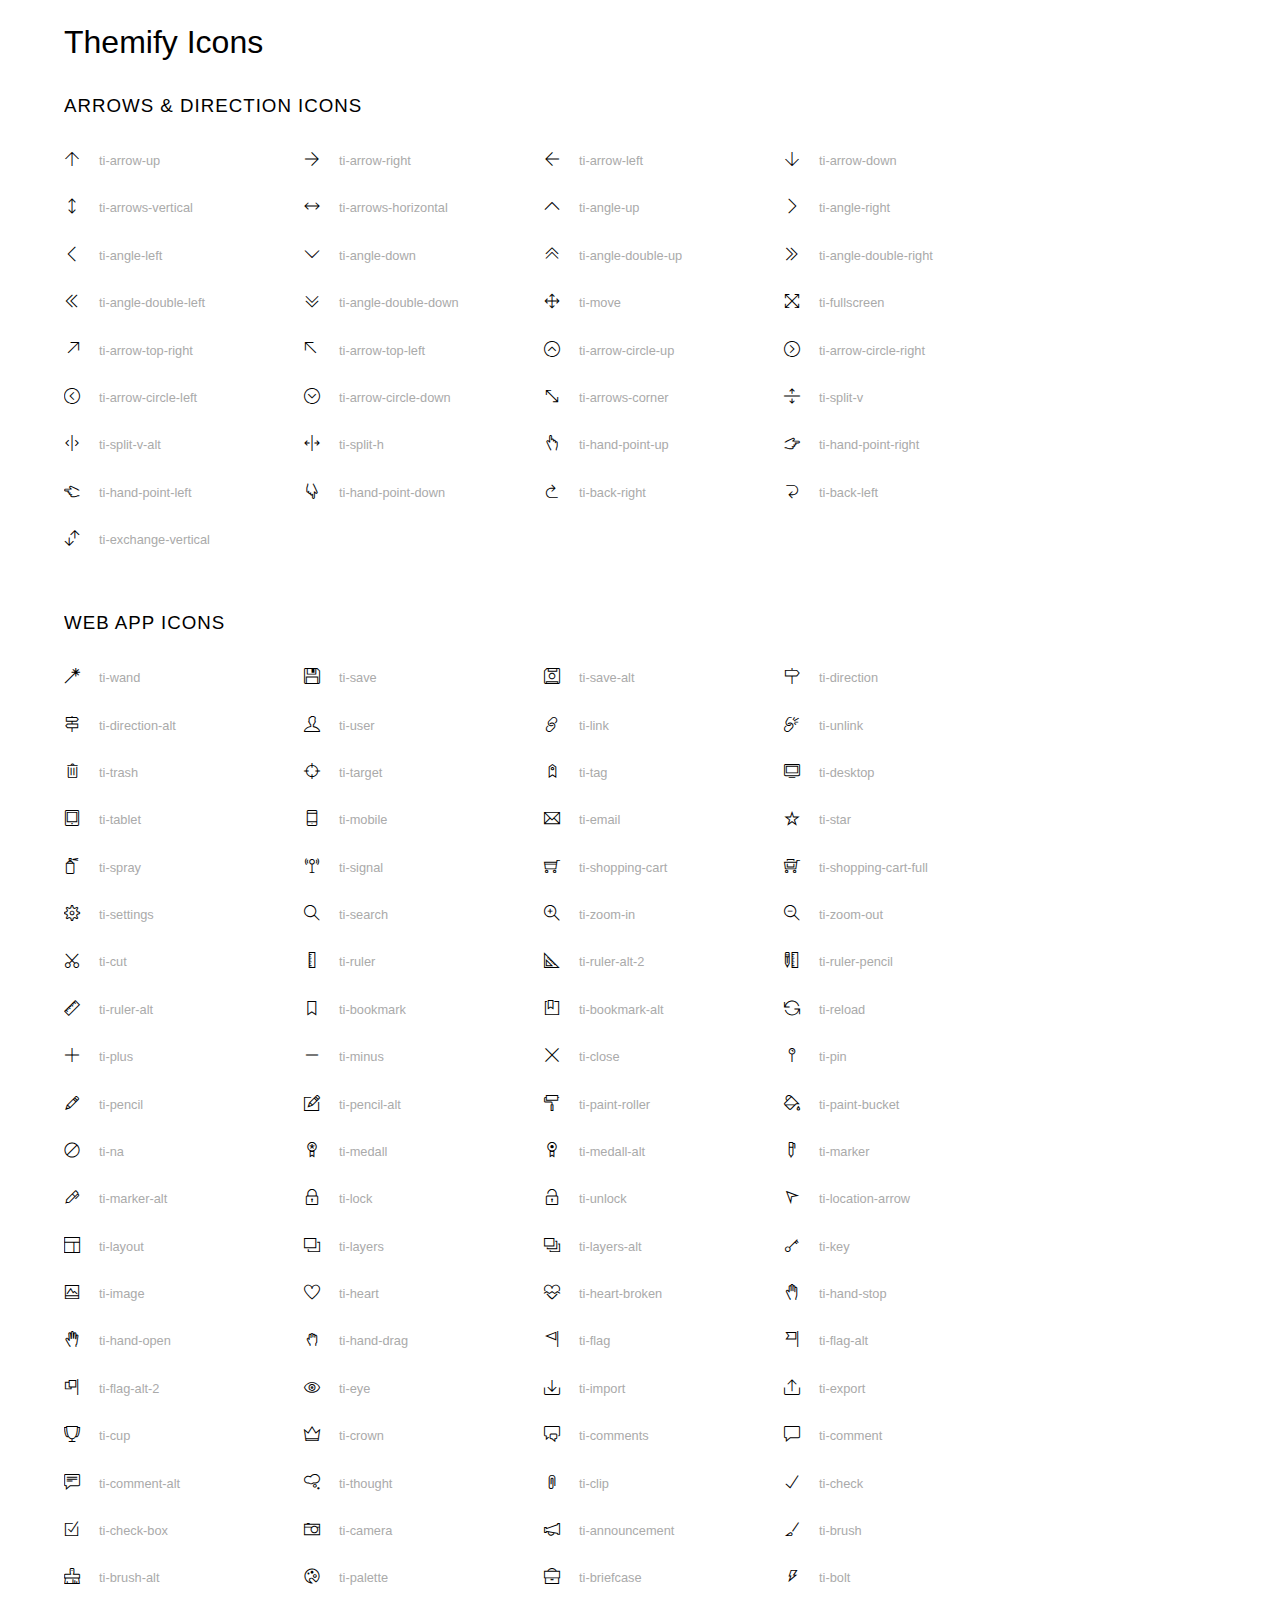
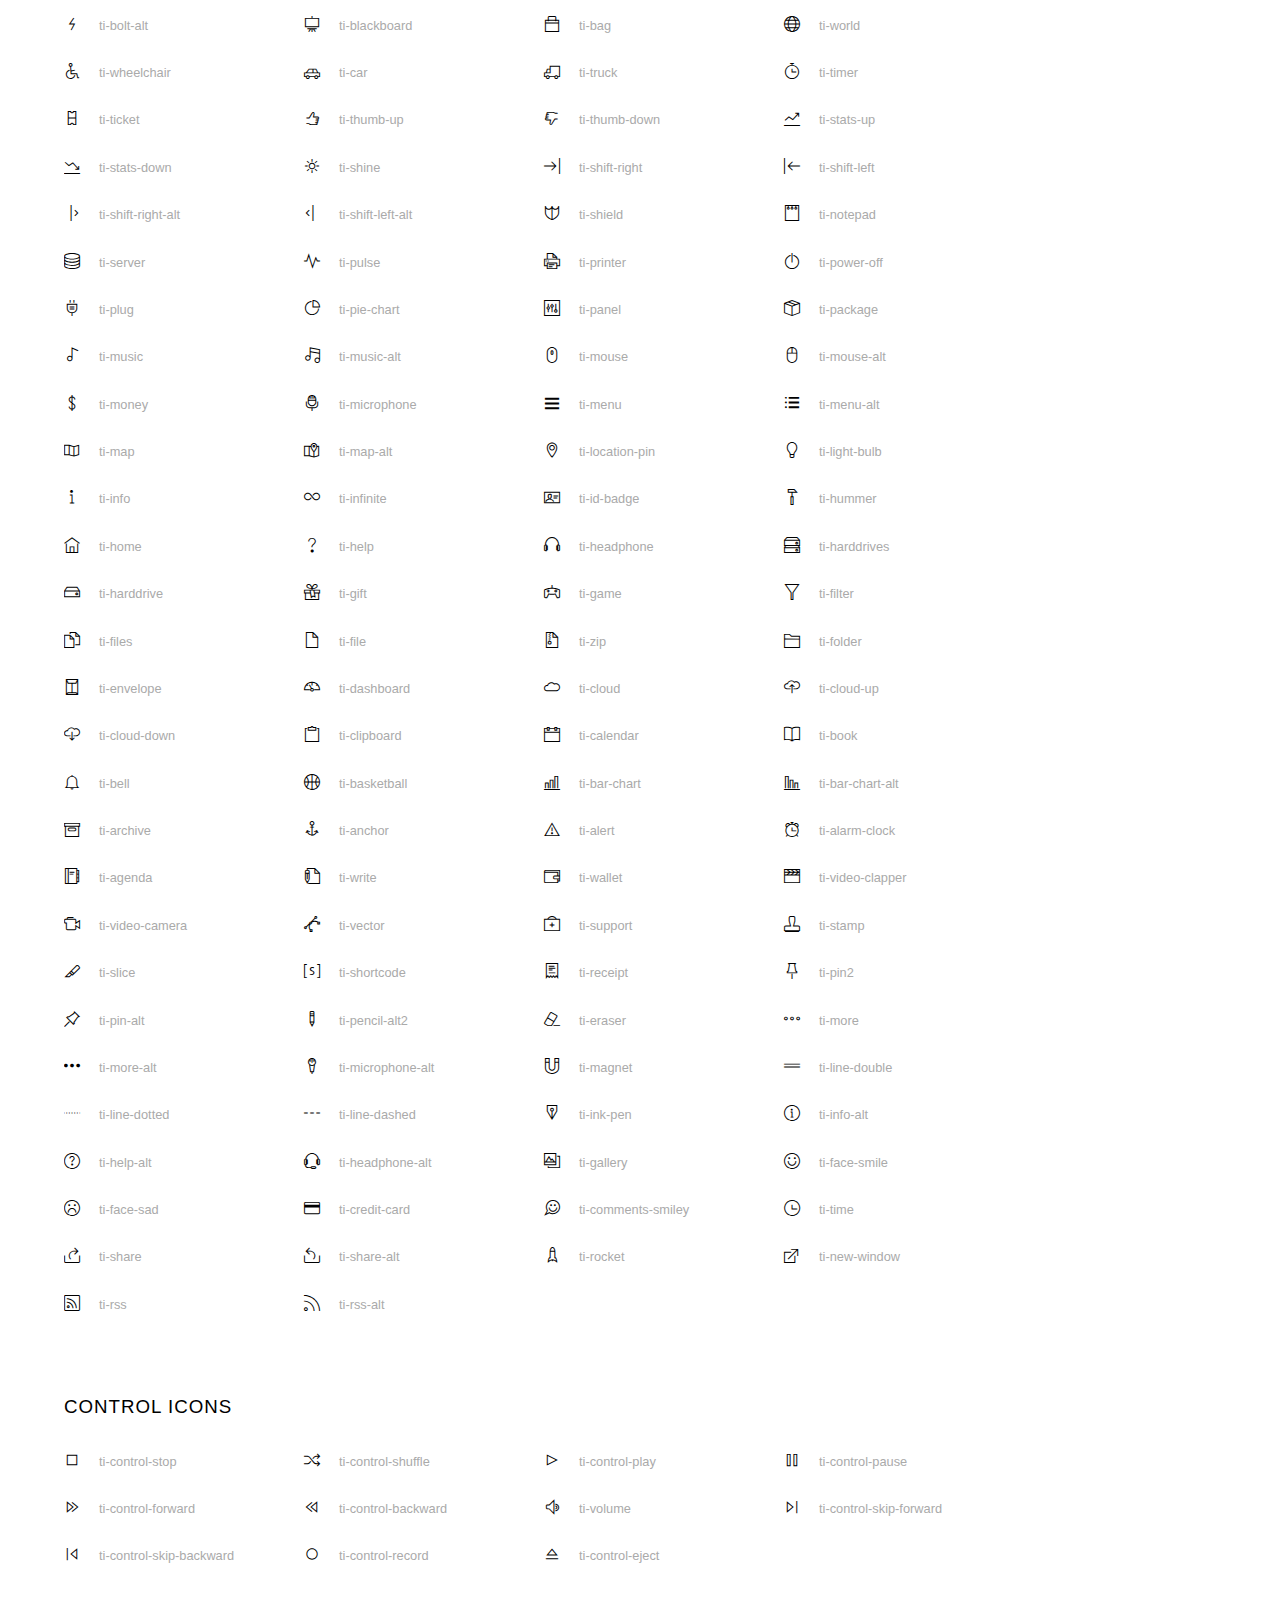
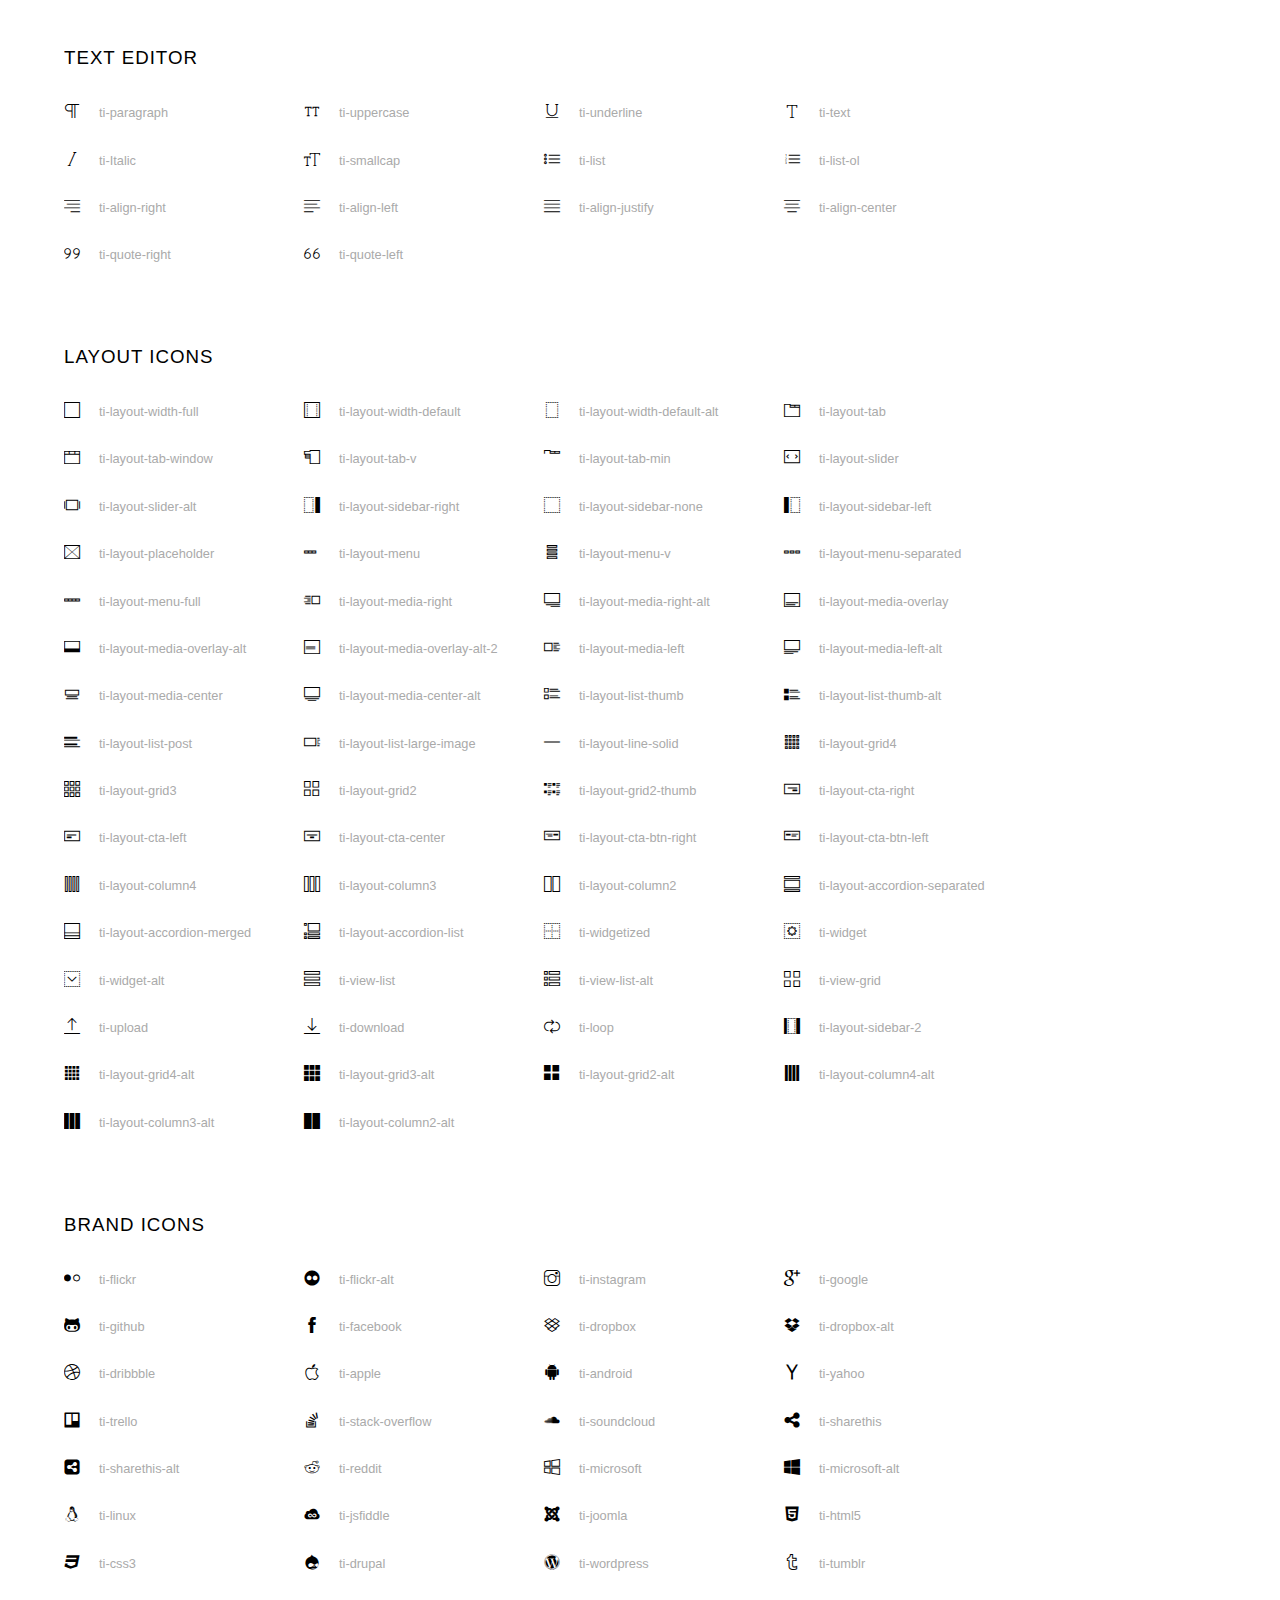
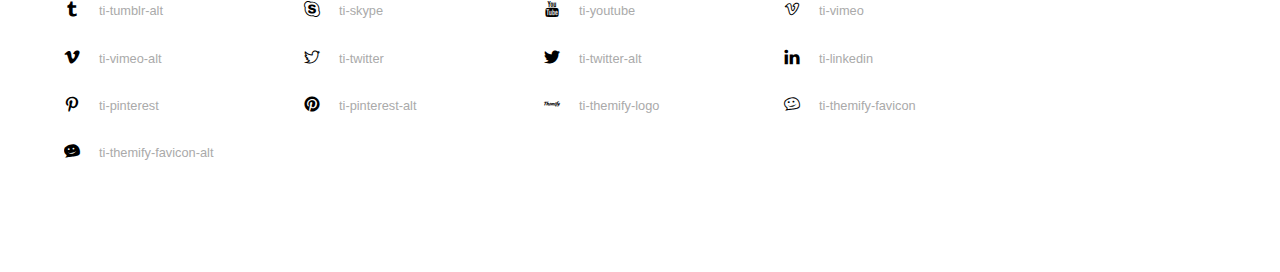
<file: src/main/webapp/resources/assets/vendors/iconfonts/themify/index.html>
<!doctype html>
<html>
  <head>
    <meta charset="utf-8">
    <title>Themify Icon Font</title>
    <meta name="viewport" content="width=device-width">
    <link rel="stylesheet" href="demo-files/demo.css">
    <link rel="stylesheet" href="css/themify-icons.css">
    <!--[if lt IE 8]><!-->
    <link rel="stylesheet" href="ie7/ie7.css">
    <!--<![endif]-->
  </head>
  <body>
    <h1>Themify Icons</h1>
    <div class="icon-section">
      <div class="icon-section">
        <h3>Arrows &amp; Direction Icons </h3>
        <div class="icon-container">
          <span class="ti-arrow-up"></span><span class="icon-name"> ti-arrow-up</span>
        </div>
        <div class="icon-container">
          <span class="ti-arrow-right"></span><span class="icon-name"> ti-arrow-right</span>
        </div>
        <div class="icon-container">
          <span class="ti-arrow-left"></span><span class="icon-name"> ti-arrow-left</span>
        </div>
        <div class="icon-container">
          <span class="ti-arrow-down"></span><span class="icon-name"> ti-arrow-down</span>
        </div>
        <div class="icon-container">
          <span class="ti-arrows-vertical"></span><span class="icon-name"> ti-arrows-vertical</span>
        </div>
        <div class="icon-container">
          <span class="ti-arrows-horizontal"></span><span class="icon-name"> ti-arrows-horizontal</span>
        </div>
        <div class="icon-container">
          <span class="ti-angle-up"></span><span class="icon-name"> ti-angle-up</span>
        </div>
        <div class="icon-container">
          <span class="ti-angle-right"></span><span class="icon-name"> ti-angle-right</span>
        </div>
        <div class="icon-container">
          <span class="ti-angle-left"></span><span class="icon-name"> ti-angle-left</span>
        </div>
        <div class="icon-container">
          <span class="ti-angle-down"></span><span class="icon-name"> ti-angle-down</span>
        </div>
        <div class="icon-container">
          <span class="ti-angle-double-up"></span><span class="icon-name"> ti-angle-double-up</span>
        </div>
        <div class="icon-container">
          <span class="ti-angle-double-right"></span><span class="icon-name"> ti-angle-double-right</span>
        </div>
        <div class="icon-container">
          <span class="ti-angle-double-left"></span><span class="icon-name"> ti-angle-double-left</span>
        </div>
        <div class="icon-container">
          <span class="ti-angle-double-down"></span><span class="icon-name"> ti-angle-double-down</span>
        </div>
        <div class="icon-container">
          <span class="ti-move"></span><span class="icon-name"> ti-move</span>
        </div>
        <div class="icon-container">
          <span class="ti-fullscreen"></span><span class="icon-name"> ti-fullscreen</span>
        </div>
        <div class="icon-container">
          <span class="ti-arrow-top-right"></span><span class="icon-name"> ti-arrow-top-right</span>
        </div>
        <div class="icon-container">
          <span class="ti-arrow-top-left"></span><span class="icon-name"> ti-arrow-top-left</span>
        </div>
        <div class="icon-container">
          <span class="ti-arrow-circle-up"></span><span class="icon-name"> ti-arrow-circle-up</span>
        </div>
        <div class="icon-container">
          <span class="ti-arrow-circle-right"></span><span class="icon-name"> ti-arrow-circle-right</span>
        </div>
        <div class="icon-container">
          <span class="ti-arrow-circle-left"></span><span class="icon-name"> ti-arrow-circle-left</span>
        </div>
        <div class="icon-container">
          <span class="ti-arrow-circle-down"></span><span class="icon-name"> ti-arrow-circle-down</span>
        </div>
        <div class="icon-container">
          <span class="ti-arrows-corner"></span><span class="icon-name"> ti-arrows-corner</span>
        </div>
        <div class="icon-container">
          <span class="ti-split-v"></span><span class="icon-name"> ti-split-v</span>
        </div>
        <div class="icon-container">
          <span class="ti-split-v-alt"></span><span class="icon-name"> ti-split-v-alt</span>
        </div>
        <div class="icon-container">
          <span class="ti-split-h"></span><span class="icon-name"> ti-split-h</span>
        </div>
        <div class="icon-container">
          <span class="ti-hand-point-up"></span><span class="icon-name"> ti-hand-point-up</span>
        </div>
        <div class="icon-container">
          <span class="ti-hand-point-right"></span><span class="icon-name"> ti-hand-point-right</span>
        </div>
        <div class="icon-container">
          <span class="ti-hand-point-left"></span><span class="icon-name"> ti-hand-point-left</span>
        </div>
        <div class="icon-container">
          <span class="ti-hand-point-down"></span><span class="icon-name"> ti-hand-point-down</span>
        </div>
        <div class="icon-container">
          <span class="ti-back-right"></span><span class="icon-name"> ti-back-right</span>
        </div>
        <div class="icon-container">
          <span class="ti-back-left"></span><span class="icon-name"> ti-back-left</span>
        </div>
        <div class="icon-container">
          <span class="ti-exchange-vertical"></span><span class="icon-name"> ti-exchange-vertical</span>
        </div>
      </div> <!-- Arrows Icons -->
      <h3>Web App Icons</h3>
      <div class="icon-section">
        <div class="icon-container">
          <span class="ti-wand"></span><span class="icon-name"> ti-wand</span>
        </div>
        <div class="icon-container">
          <span class="ti-save"></span><span class="icon-name"> ti-save</span>
        </div>
        <div class="icon-container">
          <span class="ti-save-alt"></span><span class="icon-name"> ti-save-alt</span>
        </div>
        <div class="icon-container">
          <span class="ti-direction"></span><span class="icon-name"> ti-direction</span>
        </div>
        <div class="icon-container">
          <span class="ti-direction-alt"></span><span class="icon-name"> ti-direction-alt</span>
        </div>
        <div class="icon-container">
          <span class="ti-user"></span><span class="icon-name"> ti-user</span>
        </div>
        <div class="icon-container">
          <span class="ti-link"></span><span class="icon-name"> ti-link</span>
        </div>
        <div class="icon-container">
          <span class="ti-unlink"></span><span class="icon-name"> ti-unlink</span>
        </div>
        <div class="icon-container">
          <span class="ti-trash"></span><span class="icon-name"> ti-trash</span>
        </div>
        <div class="icon-container">
          <span class="ti-target"></span><span class="icon-name"> ti-target</span>
        </div>
        <div class="icon-container">
          <span class="ti-tag"></span><span class="icon-name"> ti-tag</span>
        </div>
        <div class="icon-container">
          <span class="ti-desktop"></span><span class="icon-name"> ti-desktop</span>
        </div>
        <div class="icon-container">
          <span class="ti-tablet"></span><span class="icon-name"> ti-tablet</span>
        </div>
        <div class="icon-container">
          <span class="ti-mobile"></span><span class="icon-name"> ti-mobile</span>
        </div>
        <div class="icon-container">
          <span class="ti-email"></span><span class="icon-name"> ti-email</span>
        </div>
        <div class="icon-container">
          <span class="ti-star"></span><span class="icon-name"> ti-star</span>
        </div>
        <div class="icon-container">
          <span class="ti-spray"></span><span class="icon-name"> ti-spray</span>
        </div>
        <div class="icon-container">
          <span class="ti-signal"></span><span class="icon-name"> ti-signal</span>
        </div>
        <div class="icon-container">
          <span class="ti-shopping-cart"></span><span class="icon-name"> ti-shopping-cart</span>
        </div>
        <div class="icon-container">
          <span class="ti-shopping-cart-full"></span><span class="icon-name"> ti-shopping-cart-full</span>
        </div>
        <div class="icon-container">
          <span class="ti-settings"></span><span class="icon-name"> ti-settings</span>
        </div>
        <div class="icon-container">
          <span class="ti-search"></span><span class="icon-name"> ti-search</span>
        </div>
        <div class="icon-container">
          <span class="ti-zoom-in"></span><span class="icon-name"> ti-zoom-in</span>
        </div>
        <div class="icon-container">
          <span class="ti-zoom-out"></span><span class="icon-name"> ti-zoom-out</span>
        </div>
        <div class="icon-container">
          <span class="ti-cut"></span><span class="icon-name"> ti-cut</span>
        </div>
        <div class="icon-container">
          <span class="ti-ruler"></span><span class="icon-name"> ti-ruler</span>
        </div>
        <div class="icon-container">
          <span class="ti-ruler-alt-2"></span><span class="icon-name"> ti-ruler-alt-2</span>
        </div>
        <div class="icon-container">
          <span class="ti-ruler-pencil"></span><span class="icon-name"> ti-ruler-pencil</span>
        </div>
        <div class="icon-container">
          <span class="ti-ruler-alt"></span><span class="icon-name"> ti-ruler-alt</span>
        </div>
        <div class="icon-container">
          <span class="ti-bookmark"></span><span class="icon-name"> ti-bookmark</span>
        </div>
        <div class="icon-container">
          <span class="ti-bookmark-alt"></span><span class="icon-name"> ti-bookmark-alt</span>
        </div>
        <div class="icon-container">
          <span class="ti-reload"></span><span class="icon-name"> ti-reload</span>
        </div>
        <div class="icon-container">
          <span class="ti-plus"></span><span class="icon-name"> ti-plus</span>
        </div>
        <div class="icon-container">
          <span class="ti-minus"></span><span class="icon-name"> ti-minus</span>
        </div>
        <div class="icon-container">
          <span class="ti-close"></span><span class="icon-name"> ti-close</span>
        </div>
        <div class="icon-container">
          <span class="ti-pin"></span><span class="icon-name"> ti-pin</span>
        </div>
        <div class="icon-container">
          <span class="ti-pencil"></span><span class="icon-name"> ti-pencil</span>
        </div>
        <div class="icon-container">
          <span class="ti-pencil-alt"></span><span class="icon-name"> ti-pencil-alt</span>
        </div>
        <div class="icon-container">
          <span class="ti-paint-roller"></span><span class="icon-name"> ti-paint-roller</span>
        </div>
        <div class="icon-container">
          <span class="ti-paint-bucket"></span><span class="icon-name"> ti-paint-bucket</span>
        </div>
        <div class="icon-container">
          <span class="ti-na"></span><span class="icon-name"> ti-na</span>
        </div>
        <div class="icon-container">
          <span class="ti-medall"></span><span class="icon-name"> ti-medall</span>
        </div>
        <div class="icon-container">
          <span class="ti-medall-alt"></span><span class="icon-name"> ti-medall-alt</span>
        </div>
        <div class="icon-container">
          <span class="ti-marker"></span><span class="icon-name"> ti-marker</span>
        </div>
        <div class="icon-container">
          <span class="ti-marker-alt"></span><span class="icon-name"> ti-marker-alt</span>
        </div>
        <div class="icon-container">
          <span class="ti-lock"></span><span class="icon-name"> ti-lock</span>
        </div>
        <div class="icon-container">
          <span class="ti-unlock"></span><span class="icon-name"> ti-unlock</span>
        </div>
        <div class="icon-container">
          <span class="ti-location-arrow"></span><span class="icon-name"> ti-location-arrow</span>
        </div>
        <div class="icon-container">
          <span class="ti-layout"></span><span class="icon-name"> ti-layout</span>
        </div>
        <div class="icon-container">
          <span class="ti-layers"></span><span class="icon-name"> ti-layers</span>
        </div>
        <div class="icon-container">
          <span class="ti-layers-alt"></span><span class="icon-name"> ti-layers-alt</span>
        </div>
        <div class="icon-container">
          <span class="ti-key"></span><span class="icon-name"> ti-key</span>
        </div>
        <div class="icon-container">
          <span class="ti-image"></span><span class="icon-name"> ti-image</span>
        </div>
        <div class="icon-container">
          <span class="ti-heart"></span><span class="icon-name"> ti-heart</span>
        </div>
        <div class="icon-container">
          <span class="ti-heart-broken"></span><span class="icon-name"> ti-heart-broken</span>
        </div>
        <div class="icon-container">
          <span class="ti-hand-stop"></span><span class="icon-name"> ti-hand-stop</span>
        </div>
        <div class="icon-container">
          <span class="ti-hand-open"></span><span class="icon-name"> ti-hand-open</span>
        </div>
        <div class="icon-container">
          <span class="ti-hand-drag"></span><span class="icon-name"> ti-hand-drag</span>
        </div>
        <div class="icon-container">
          <span class="ti-flag"></span><span class="icon-name"> ti-flag</span>
        </div>
        <div class="icon-container">
          <span class="ti-flag-alt"></span><span class="icon-name"> ti-flag-alt</span>
        </div>
        <div class="icon-container">
          <span class="ti-flag-alt-2"></span><span class="icon-name"> ti-flag-alt-2</span>
        </div>
        <div class="icon-container">
          <span class="ti-eye"></span><span class="icon-name"> ti-eye</span>
        </div>
        <div class="icon-container">
          <span class="ti-import"></span><span class="icon-name"> ti-import</span>
        </div>
        <div class="icon-container">
          <span class="ti-export"></span><span class="icon-name"> ti-export</span>
        </div>
        <div class="icon-container">
          <span class="ti-cup"></span><span class="icon-name"> ti-cup</span>
        </div>
        <div class="icon-container">
          <span class="ti-crown"></span><span class="icon-name"> ti-crown</span>
        </div>
        <div class="icon-container">
          <span class="ti-comments"></span><span class="icon-name"> ti-comments</span>
        </div>
        <div class="icon-container">
          <span class="ti-comment"></span><span class="icon-name"> ti-comment</span>
        </div>
        <div class="icon-container">
          <span class="ti-comment-alt"></span><span class="icon-name"> ti-comment-alt</span>
        </div>
        <div class="icon-container">
          <span class="ti-thought"></span><span class="icon-name"> ti-thought</span>
        </div>
        <div class="icon-container">
          <span class="ti-clip"></span><span class="icon-name"> ti-clip</span>
        </div>
        <div class="icon-container">
          <span class="ti-check"></span><span class="icon-name"> ti-check</span>
        </div>
        <div class="icon-container">
          <span class="ti-check-box"></span><span class="icon-name"> ti-check-box</span>
        </div>
        <div class="icon-container">
          <span class="ti-camera"></span><span class="icon-name"> ti-camera</span>
        </div>
        <div class="icon-container">
          <span class="ti-announcement"></span><span class="icon-name"> ti-announcement</span>
        </div>
        <div class="icon-container">
          <span class="ti-brush"></span><span class="icon-name"> ti-brush</span>
        </div>
        <div class="icon-container">
          <span class="ti-brush-alt"></span><span class="icon-name"> ti-brush-alt</span>
        </div>
        <div class="icon-container">
          <span class="ti-palette"></span><span class="icon-name"> ti-palette</span>
        </div>
        <div class="icon-container">
          <span class="ti-briefcase"></span><span class="icon-name"> ti-briefcase</span>
        </div>
        <div class="icon-container">
          <span class="ti-bolt"></span><span class="icon-name"> ti-bolt</span>
        </div>
        <div class="icon-container">
          <span class="ti-bolt-alt"></span><span class="icon-name"> ti-bolt-alt</span>
        </div>
        <div class="icon-container">
          <span class="ti-blackboard"></span><span class="icon-name"> ti-blackboard</span>
        </div>
        <div class="icon-container">
          <span class="ti-bag"></span><span class="icon-name"> ti-bag</span>
        </div>
        <div class="icon-container">
          <span class="ti-world"></span><span class="icon-name"> ti-world</span>
        </div>
        <div class="icon-container">
          <span class="ti-wheelchair"></span><span class="icon-name"> ti-wheelchair</span>
        </div>
        <div class="icon-container">
          <span class="ti-car"></span><span class="icon-name"> ti-car</span>
        </div>
        <div class="icon-container">
          <span class="ti-truck"></span><span class="icon-name"> ti-truck</span>
        </div>
        <div class="icon-container">
          <span class="ti-timer"></span><span class="icon-name"> ti-timer</span>
        </div>
        <div class="icon-container">
          <span class="ti-ticket"></span><span class="icon-name"> ti-ticket</span>
        </div>
        <div class="icon-container">
          <span class="ti-thumb-up"></span><span class="icon-name"> ti-thumb-up</span>
        </div>
        <div class="icon-container">
          <span class="ti-thumb-down"></span><span class="icon-name"> ti-thumb-down</span>
        </div>
        <div class="icon-container">
          <span class="ti-stats-up"></span><span class="icon-name"> ti-stats-up</span>
        </div>
        <div class="icon-container">
          <span class="ti-stats-down"></span><span class="icon-name"> ti-stats-down</span>
        </div>
        <div class="icon-container">
          <span class="ti-shine"></span><span class="icon-name"> ti-shine</span>
        </div>
        <div class="icon-container">
          <span class="ti-shift-right"></span><span class="icon-name"> ti-shift-right</span>
        </div>
        <div class="icon-container">
          <span class="ti-shift-left"></span><span class="icon-name"> ti-shift-left</span>
        </div>
        <div class="icon-container">
          <span class="ti-shift-right-alt"></span><span class="icon-name"> ti-shift-right-alt</span>
        </div>
        <div class="icon-container">
          <span class="ti-shift-left-alt"></span><span class="icon-name"> ti-shift-left-alt</span>
        </div>
        <div class="icon-container">
          <span class="ti-shield"></span><span class="icon-name"> ti-shield</span>
        </div>
        <div class="icon-container">
          <span class="ti-notepad"></span><span class="icon-name"> ti-notepad</span>
        </div>
        <div class="icon-container">
          <span class="ti-server"></span><span class="icon-name"> ti-server</span>
        </div>
        <div class="icon-container">
          <span class="ti-pulse"></span><span class="icon-name"> ti-pulse</span>
        </div>
        <div class="icon-container">
          <span class="ti-printer"></span><span class="icon-name"> ti-printer</span>
        </div>
        <div class="icon-container">
          <span class="ti-power-off"></span><span class="icon-name"> ti-power-off</span>
        </div>
        <div class="icon-container">
          <span class="ti-plug"></span><span class="icon-name"> ti-plug</span>
        </div>
        <div class="icon-container">
          <span class="ti-pie-chart"></span><span class="icon-name"> ti-pie-chart</span>
        </div>
        <div class="icon-container">
          <span class="ti-panel"></span><span class="icon-name"> ti-panel</span>
        </div>
        <div class="icon-container">
          <span class="ti-package"></span><span class="icon-name"> ti-package</span>
        </div>
        <div class="icon-container">
          <span class="ti-music"></span><span class="icon-name"> ti-music</span>
        </div>
        <div class="icon-container">
          <span class="ti-music-alt"></span><span class="icon-name"> ti-music-alt</span>
        </div>
        <div class="icon-container">
          <span class="ti-mouse"></span><span class="icon-name"> ti-mouse</span>
        </div>
        <div class="icon-container">
          <span class="ti-mouse-alt"></span><span class="icon-name"> ti-mouse-alt</span>
        </div>
        <div class="icon-container">
          <span class="ti-money"></span><span class="icon-name"> ti-money</span>
        </div>
        <div class="icon-container">
          <span class="ti-microphone"></span><span class="icon-name"> ti-microphone</span>
        </div>
        <div class="icon-container">
          <span class="ti-menu"></span><span class="icon-name"> ti-menu</span>
        </div>
        <div class="icon-container">
          <span class="ti-menu-alt"></span><span class="icon-name"> ti-menu-alt</span>
        </div>
        <div class="icon-container">
          <span class="ti-map"></span><span class="icon-name"> ti-map</span>
        </div>
        <div class="icon-container">
          <span class="ti-map-alt"></span><span class="icon-name"> ti-map-alt</span>
        </div>
        <div class="icon-container">
          <span class="ti-location-pin"></span><span class="icon-name"> ti-location-pin</span>
        </div>
        <div class="icon-container">
          <span class="ti-light-bulb"></span><span class="icon-name"> ti-light-bulb</span>
        </div>
        <div class="icon-container">
          <span class="ti-info"></span><span class="icon-name"> ti-info</span>
        </div>
        <div class="icon-container">
          <span class="ti-infinite"></span><span class="icon-name"> ti-infinite</span>
        </div>
        <div class="icon-container">
          <span class="ti-id-badge"></span><span class="icon-name"> ti-id-badge</span>
        </div>
        <div class="icon-container">
          <span class="ti-hummer"></span><span class="icon-name"> ti-hummer</span>
        </div>
        <div class="icon-container">
          <span class="ti-home"></span><span class="icon-name"> ti-home</span>
        </div>
        <div class="icon-container">
          <span class="ti-help"></span><span class="icon-name"> ti-help</span>
        </div>
        <div class="icon-container">
          <span class="ti-headphone"></span><span class="icon-name"> ti-headphone</span>
        </div>
        <div class="icon-container">
          <span class="ti-harddrives"></span><span class="icon-name"> ti-harddrives</span>
        </div>
        <div class="icon-container">
          <span class="ti-harddrive"></span><span class="icon-name"> ti-harddrive</span>
        </div>
        <div class="icon-container">
          <span class="ti-gift"></span><span class="icon-name"> ti-gift</span>
        </div>
        <div class="icon-container">
          <span class="ti-game"></span><span class="icon-name"> ti-game</span>
        </div>
        <div class="icon-container">
          <span class="ti-filter"></span><span class="icon-name"> ti-filter</span>
        </div>
        <div class="icon-container">
          <span class="ti-files"></span><span class="icon-name"> ti-files</span>
        </div>
        <div class="icon-container">
          <span class="ti-file"></span><span class="icon-name"> ti-file</span>
        </div>
        <div class="icon-container">
          <span class="ti-zip"></span><span class="icon-name"> ti-zip</span>
        </div>
        <div class="icon-container">
          <span class="ti-folder"></span><span class="icon-name"> ti-folder</span>
        </div>
        <div class="icon-container">
          <span class="ti-envelope"></span><span class="icon-name"> ti-envelope</span>
        </div>
        <div class="icon-container">
          <span class="ti-dashboard"></span><span class="icon-name"> ti-dashboard</span>
        </div>
        <div class="icon-container">
          <span class="ti-cloud"></span><span class="icon-name"> ti-cloud</span>
        </div>
        <div class="icon-container">
          <span class="ti-cloud-up"></span><span class="icon-name"> ti-cloud-up</span>
        </div>
        <div class="icon-container">
          <span class="ti-cloud-down"></span><span class="icon-name"> ti-cloud-down</span>
        </div>
        <div class="icon-container">
          <span class="ti-clipboard"></span><span class="icon-name"> ti-clipboard</span>
        </div>
        <div class="icon-container">
          <span class="ti-calendar"></span><span class="icon-name"> ti-calendar</span>
        </div>
        <div class="icon-container">
          <span class="ti-book"></span><span class="icon-name"> ti-book</span>
        </div>
        <div class="icon-container">
          <span class="ti-bell"></span><span class="icon-name"> ti-bell</span>
        </div>
        <div class="icon-container">
          <span class="ti-basketball"></span><span class="icon-name"> ti-basketball</span>
        </div>
        <div class="icon-container">
          <span class="ti-bar-chart"></span><span class="icon-name"> ti-bar-chart</span>
        </div>
        <div class="icon-container">
          <span class="ti-bar-chart-alt"></span><span class="icon-name"> ti-bar-chart-alt</span>
        </div>
        <div class="icon-container">
          <span class="ti-archive"></span><span class="icon-name"> ti-archive</span>
        </div>
        <div class="icon-container">
          <span class="ti-anchor"></span><span class="icon-name"> ti-anchor</span>
        </div>
        <div class="icon-container">
          <span class="ti-alert"></span><span class="icon-name"> ti-alert</span>
        </div>
        <div class="icon-container">
          <span class="ti-alarm-clock"></span><span class="icon-name"> ti-alarm-clock</span>
        </div>
        <div class="icon-container">
          <span class="ti-agenda"></span><span class="icon-name"> ti-agenda</span>
        </div>
        <div class="icon-container">
          <span class="ti-write"></span><span class="icon-name"> ti-write</span>
        </div>
        <div class="icon-container">
          <span class="ti-wallet"></span><span class="icon-name"> ti-wallet</span>
        </div>
        <div class="icon-container">
          <span class="ti-video-clapper"></span><span class="icon-name"> ti-video-clapper</span>
        </div>
        <div class="icon-container">
          <span class="ti-video-camera"></span><span class="icon-name"> ti-video-camera</span>
        </div>
        <div class="icon-container">
          <span class="ti-vector"></span><span class="icon-name"> ti-vector</span>
        </div>
        <div class="icon-container">
          <span class="ti-support"></span><span class="icon-name"> ti-support</span>
        </div>
        <div class="icon-container">
          <span class="ti-stamp"></span><span class="icon-name"> ti-stamp</span>
        </div>
        <div class="icon-container">
          <span class="ti-slice"></span><span class="icon-name"> ti-slice</span>
        </div>
        <div class="icon-container">
          <span class="ti-shortcode"></span><span class="icon-name"> ti-shortcode</span>
        </div>
        <div class="icon-container">
          <span class="ti-receipt"></span><span class="icon-name"> ti-receipt</span>
        </div>
        <div class="icon-container">
          <span class="ti-pin2"></span><span class="icon-name"> ti-pin2</span>
        </div>
        <div class="icon-container">
          <span class="ti-pin-alt"></span><span class="icon-name"> ti-pin-alt</span>
        </div>
        <div class="icon-container">
          <span class="ti-pencil-alt2"></span><span class="icon-name"> ti-pencil-alt2</span>
        </div>
        <div class="icon-container">
          <span class="ti-eraser"></span><span class="icon-name"> ti-eraser</span>
        </div>
        <div class="icon-container">
          <span class="ti-more"></span><span class="icon-name"> ti-more</span>
        </div>
        <div class="icon-container">
          <span class="ti-more-alt"></span><span class="icon-name"> ti-more-alt</span>
        </div>
        <div class="icon-container">
          <span class="ti-microphone-alt"></span><span class="icon-name"> ti-microphone-alt</span>
        </div>
        <div class="icon-container">
          <span class="ti-magnet"></span><span class="icon-name"> ti-magnet</span>
        </div>
        <div class="icon-container">
          <span class="ti-line-double"></span><span class="icon-name"> ti-line-double</span>
        </div>
        <div class="icon-container">
          <span class="ti-line-dotted"></span><span class="icon-name"> ti-line-dotted</span>
        </div>
        <div class="icon-container">
          <span class="ti-line-dashed"></span><span class="icon-name"> ti-line-dashed</span>
        </div>
        <div class="icon-container">
          <span class="ti-ink-pen"></span><span class="icon-name"> ti-ink-pen</span>
        </div>
        <div class="icon-container">
          <span class="ti-info-alt"></span><span class="icon-name"> ti-info-alt</span>
        </div>
        <div class="icon-container">
          <span class="ti-help-alt"></span><span class="icon-name"> ti-help-alt</span>
        </div>
        <div class="icon-container">
          <span class="ti-headphone-alt"></span><span class="icon-name"> ti-headphone-alt</span>
        </div>
        <div class="icon-container">
          <span class="ti-gallery"></span><span class="icon-name"> ti-gallery</span>
        </div>
        <div class="icon-container">
          <span class="ti-face-smile"></span><span class="icon-name"> ti-face-smile</span>
        </div>
        <div class="icon-container">
          <span class="ti-face-sad"></span><span class="icon-name"> ti-face-sad</span>
        </div>
        <div class="icon-container">
          <span class="ti-credit-card"></span><span class="icon-name"> ti-credit-card</span>
        </div>
        <div class="icon-container">
          <span class="ti-comments-smiley"></span><span class="icon-name"> ti-comments-smiley</span>
        </div>
        <div class="icon-container">
          <span class="ti-time"></span><span class="icon-name"> ti-time</span>
        </div>
        <div class="icon-container">
          <span class="ti-share"></span><span class="icon-name"> ti-share</span>
        </div>
        <div class="icon-container">
          <span class="ti-share-alt"></span><span class="icon-name"> ti-share-alt</span>
        </div>
        <div class="icon-container">
          <span class="ti-rocket"></span><span class="icon-name"> ti-rocket</span>
        </div>
        <div class="icon-container">
          <span class="ti-new-window"></span><span class="icon-name"> ti-new-window</span>
        </div>
        <div class="icon-container">
          <span class="ti-rss"></span><span class="icon-name"> ti-rss</span>
        </div>
        <div class="icon-container">
          <span class="ti-rss-alt"></span><span class="icon-name"> ti-rss-alt</span>
        </div>
      </div><!-- Web App Icons -->
      <div class="icon-section">
        <h3>Control Icons</h3>
        <div class="icon-container">
          <span class="ti-control-stop"></span><span class="icon-name"> ti-control-stop</span>
        </div>
        <div class="icon-container">
          <span class="ti-control-shuffle"></span><span class="icon-name"> ti-control-shuffle</span>
        </div>
        <div class="icon-container">
          <span class="ti-control-play"></span><span class="icon-name"> ti-control-play</span>
        </div>
        <div class="icon-container">
          <span class="ti-control-pause"></span><span class="icon-name"> ti-control-pause</span>
        </div>
        <div class="icon-container">
          <span class="ti-control-forward"></span><span class="icon-name"> ti-control-forward</span>
        </div>
        <div class="icon-container">
          <span class="ti-control-backward"></span><span class="icon-name"> ti-control-backward</span>
        </div>
        <div class="icon-container">
          <span class="ti-volume"></span><span class="icon-name"> ti-volume</span>
        </div>
        <div class="icon-container">
          <span class="ti-control-skip-forward"></span><span class="icon-name"> ti-control-skip-forward</span>
        </div>
        <div class="icon-container">
          <span class="ti-control-skip-backward"></span><span class="icon-name"> ti-control-skip-backward</span>
        </div>
        <div class="icon-container">
          <span class="ti-control-record"></span><span class="icon-name"> ti-control-record</span>
        </div>
        <div class="icon-container">
          <span class="ti-control-eject"></span><span class="icon-name"> ti-control-eject</span>
        </div>
      </div> <!-- Control Icons -->
      <div class="icon-section">
        <h3>Text Editor</h3>
        <div class="icon-container">
          <span class="ti-paragraph"></span><span class="icon-name"> ti-paragraph</span>
        </div>
        <div class="icon-container">
          <span class="ti-uppercase"></span><span class="icon-name"> ti-uppercase</span>
        </div>
        <div class="icon-container">
          <span class="ti-underline"></span><span class="icon-name"> ti-underline</span>
        </div>
        <div class="icon-container">
          <span class="ti-text"></span><span class="icon-name"> ti-text</span>
        </div>
        <div class="icon-container">
          <span class="ti-Italic"></span><span class="icon-name"> ti-Italic</span>
        </div>
        <div class="icon-container">
          <span class="ti-smallcap"></span><span class="icon-name"> ti-smallcap</span>
        </div>
        <div class="icon-container">
          <span class="ti-list"></span><span class="icon-name"> ti-list</span>
        </div>
        <div class="icon-container">
          <span class="ti-list-ol"></span><span class="icon-name"> ti-list-ol</span>
        </div>
        <div class="icon-container">
          <span class="ti-align-right"></span><span class="icon-name"> ti-align-right</span>
        </div>
        <div class="icon-container">
          <span class="ti-align-left"></span><span class="icon-name"> ti-align-left</span>
        </div>
        <div class="icon-container">
          <span class="ti-align-justify"></span><span class="icon-name"> ti-align-justify</span>
        </div>
        <div class="icon-container">
          <span class="ti-align-center"></span><span class="icon-name"> ti-align-center</span>
        </div>
        <div class="icon-container">
          <span class="ti-quote-right"></span><span class="icon-name"> ti-quote-right</span>
        </div>
        <div class="icon-container">
          <span class="ti-quote-left"></span><span class="icon-name"> ti-quote-left</span>
        </div>
      </div> <!-- Text Editor -->
      <div class="icon-section">
        <h3>Layout Icons</h3>
        <div class="icon-container">
          <span class="ti-layout-width-full"></span><span class="icon-name"> ti-layout-width-full</span>
        </div>
        <div class="icon-container">
          <span class="ti-layout-width-default"></span><span class="icon-name"> ti-layout-width-default</span>
        </div>
        <div class="icon-container">
          <span class="ti-layout-width-default-alt"></span><span class="icon-name"> ti-layout-width-default-alt</span>
        </div>
        <div class="icon-container">
          <span class="ti-layout-tab"></span><span class="icon-name"> ti-layout-tab</span>
        </div>
        <div class="icon-container">
          <span class="ti-layout-tab-window"></span><span class="icon-name"> ti-layout-tab-window</span>
        </div>
        <div class="icon-container">
          <span class="ti-layout-tab-v"></span><span class="icon-name"> ti-layout-tab-v</span>
        </div>
        <div class="icon-container">
          <span class="ti-layout-tab-min"></span><span class="icon-name"> ti-layout-tab-min</span>
        </div>
        <div class="icon-container">
          <span class="ti-layout-slider"></span><span class="icon-name"> ti-layout-slider</span>
        </div>
        <div class="icon-container">
          <span class="ti-layout-slider-alt"></span><span class="icon-name"> ti-layout-slider-alt</span>
        </div>
        <div class="icon-container">
          <span class="ti-layout-sidebar-right"></span><span class="icon-name"> ti-layout-sidebar-right</span>
        </div>
        <div class="icon-container">
          <span class="ti-layout-sidebar-none"></span><span class="icon-name"> ti-layout-sidebar-none</span>
        </div>
        <div class="icon-container">
          <span class="ti-layout-sidebar-left"></span><span class="icon-name"> ti-layout-sidebar-left</span>
        </div>
        <div class="icon-container">
          <span class="ti-layout-placeholder"></span><span class="icon-name"> ti-layout-placeholder</span>
        </div>
        <div class="icon-container">
          <span class="ti-layout-menu"></span><span class="icon-name"> ti-layout-menu</span>
        </div>
        <div class="icon-container">
          <span class="ti-layout-menu-v"></span><span class="icon-name"> ti-layout-menu-v</span>
        </div>
        <div class="icon-container">
          <span class="ti-layout-menu-separated"></span><span class="icon-name"> ti-layout-menu-separated</span>
        </div>
        <div class="icon-container">
          <span class="ti-layout-menu-full"></span><span class="icon-name"> ti-layout-menu-full</span>
        </div>
        <div class="icon-container">
          <span class="ti-layout-media-right"></span><span class="icon-name"> ti-layout-media-right</span>
        </div>
        <div class="icon-container">
          <span class="ti-layout-media-right-alt"></span><span class="icon-name"> ti-layout-media-right-alt</span>
        </div>
        <div class="icon-container">
          <span class="ti-layout-media-overlay"></span><span class="icon-name"> ti-layout-media-overlay</span>
        </div>
        <div class="icon-container">
          <span class="ti-layout-media-overlay-alt"></span><span class="icon-name"> ti-layout-media-overlay-alt</span>
        </div>
        <div class="icon-container">
          <span class="ti-layout-media-overlay-alt-2"></span><span class="icon-name"> ti-layout-media-overlay-alt-2</span>
        </div>
        <div class="icon-container">
          <span class="ti-layout-media-left"></span><span class="icon-name"> ti-layout-media-left</span>
        </div>
        <div class="icon-container">
          <span class="ti-layout-media-left-alt"></span><span class="icon-name"> ti-layout-media-left-alt</span>
        </div>
        <div class="icon-container">
          <span class="ti-layout-media-center"></span><span class="icon-name"> ti-layout-media-center</span>
        </div>
        <div class="icon-container">
          <span class="ti-layout-media-center-alt"></span><span class="icon-name"> ti-layout-media-center-alt</span>
        </div>
        <div class="icon-container">
          <span class="ti-layout-list-thumb"></span><span class="icon-name"> ti-layout-list-thumb</span>
        </div>
        <div class="icon-container">
          <span class="ti-layout-list-thumb-alt"></span><span class="icon-name"> ti-layout-list-thumb-alt</span>
        </div>
        <div class="icon-container">
          <span class="ti-layout-list-post"></span><span class="icon-name"> ti-layout-list-post</span>
        </div>
        <div class="icon-container">
          <span class="ti-layout-list-large-image"></span><span class="icon-name"> ti-layout-list-large-image</span>
        </div>
        <div class="icon-container">
          <span class="ti-layout-line-solid"></span><span class="icon-name"> ti-layout-line-solid</span>
        </div>
        <div class="icon-container">
          <span class="ti-layout-grid4"></span><span class="icon-name"> ti-layout-grid4</span>
        </div>
        <div class="icon-container">
          <span class="ti-layout-grid3"></span><span class="icon-name"> ti-layout-grid3</span>
        </div>
        <div class="icon-container">
          <span class="ti-layout-grid2"></span><span class="icon-name"> ti-layout-grid2</span>
        </div>
        <div class="icon-container">
          <span class="ti-layout-grid2-thumb"></span><span class="icon-name"> ti-layout-grid2-thumb</span>
        </div>
        <div class="icon-container">
          <span class="ti-layout-cta-right"></span><span class="icon-name"> ti-layout-cta-right</span>
        </div>
        <div class="icon-container">
          <span class="ti-layout-cta-left"></span><span class="icon-name"> ti-layout-cta-left</span>
        </div>
        <div class="icon-container">
          <span class="ti-layout-cta-center"></span><span class="icon-name"> ti-layout-cta-center</span>
        </div>
        <div class="icon-container">
          <span class="ti-layout-cta-btn-right"></span><span class="icon-name"> ti-layout-cta-btn-right</span>
        </div>
        <div class="icon-container">
          <span class="ti-layout-cta-btn-left"></span><span class="icon-name"> ti-layout-cta-btn-left</span>
        </div>
        <div class="icon-container">
          <span class="ti-layout-column4"></span><span class="icon-name"> ti-layout-column4</span>
        </div>
        <div class="icon-container">
          <span class="ti-layout-column3"></span><span class="icon-name"> ti-layout-column3</span>
        </div>
        <div class="icon-container">
          <span class="ti-layout-column2"></span><span class="icon-name"> ti-layout-column2</span>
        </div>
        <div class="icon-container">
          <span class="ti-layout-accordion-separated"></span><span class="icon-name"> ti-layout-accordion-separated</span>
        </div>
        <div class="icon-container">
          <span class="ti-layout-accordion-merged"></span><span class="icon-name"> ti-layout-accordion-merged</span>
        </div>
        <div class="icon-container">
          <span class="ti-layout-accordion-list"></span><span class="icon-name"> ti-layout-accordion-list</span>
        </div>
        <div class="icon-container">
          <span class="ti-widgetized"></span><span class="icon-name"> ti-widgetized</span>
        </div>
        <div class="icon-container">
          <span class="ti-widget"></span><span class="icon-name"> ti-widget</span>
        </div>
        <div class="icon-container">
          <span class="ti-widget-alt"></span><span class="icon-name"> ti-widget-alt</span>
        </div>
        <div class="icon-container">
          <span class="ti-view-list"></span><span class="icon-name"> ti-view-list</span>
        </div>
        <div class="icon-container">
          <span class="ti-view-list-alt"></span><span class="icon-name"> ti-view-list-alt</span>
        </div>
        <div class="icon-container">
          <span class="ti-view-grid"></span><span class="icon-name"> ti-view-grid</span>
        </div>
        <div class="icon-container">
          <span class="ti-upload"></span><span class="icon-name"> ti-upload</span>
        </div>
        <div class="icon-container">
          <span class="ti-download"></span><span class="icon-name"> ti-download</span>
        </div>
        <div class="icon-container">
          <span class="ti-loop"></span><span class="icon-name"> ti-loop</span>
        </div>
        <div class="icon-container">
          <span class="ti-layout-sidebar-2"></span><span class="icon-name"> ti-layout-sidebar-2</span>
        </div>
        <div class="icon-container">
          <span class="ti-layout-grid4-alt"></span><span class="icon-name"> ti-layout-grid4-alt</span>
        </div>
        <div class="icon-container">
          <span class="ti-layout-grid3-alt"></span><span class="icon-name"> ti-layout-grid3-alt</span>
        </div>
        <div class="icon-container">
          <span class="ti-layout-grid2-alt"></span><span class="icon-name"> ti-layout-grid2-alt</span>
        </div>
        <div class="icon-container">
          <span class="ti-layout-column4-alt"></span><span class="icon-name"> ti-layout-column4-alt</span>
        </div>
        <div class="icon-container">
          <span class="ti-layout-column3-alt"></span><span class="icon-name"> ti-layout-column3-alt</span>
        </div>
        <div class="icon-container">
          <span class="ti-layout-column2-alt"></span><span class="icon-name"> ti-layout-column2-alt</span>
        </div>
      </div> <!-- Layout Icons -->
      <div class="icon-section">
        <h3>Brand Icons</h3>
        <div class="icon-container">
          <span class="ti-flickr"></span><span class="icon-name"> ti-flickr</span>
        </div>
        <div class="icon-container">
          <span class="ti-flickr-alt"></span><span class="icon-name"> ti-flickr-alt</span>
        </div>
        <div class="icon-container">
          <span class="ti-instagram"></span><span class="icon-name"> ti-instagram</span>
        </div>
        <div class="icon-container">
          <span class="ti-google"></span><span class="icon-name"> ti-google</span>
        </div>
        <div class="icon-container">
          <span class="ti-github"></span><span class="icon-name"> ti-github</span>
        </div>
        <div class="icon-container">
          <span class="ti-facebook"></span><span class="icon-name"> ti-facebook</span>
        </div>
        <div class="icon-container">
          <span class="ti-dropbox"></span><span class="icon-name"> ti-dropbox</span>
        </div>
        <div class="icon-container">
          <span class="ti-dropbox-alt"></span><span class="icon-name"> ti-dropbox-alt</span>
        </div>
        <div class="icon-container">
          <span class="ti-dribbble"></span><span class="icon-name"> ti-dribbble</span>
        </div>
        <div class="icon-container">
          <span class="ti-apple"></span><span class="icon-name"> ti-apple</span>
        </div>
        <div class="icon-container">
          <span class="ti-android"></span><span class="icon-name"> ti-android</span>
        </div>
        <div class="icon-container">
          <span class="ti-yahoo"></span><span class="icon-name"> ti-yahoo</span>
        </div>
        <div class="icon-container">
          <span class="ti-trello"></span><span class="icon-name"> ti-trello</span>
        </div>
        <div class="icon-container">
          <span class="ti-stack-overflow"></span><span class="icon-name"> ti-stack-overflow</span>
        </div>
        <div class="icon-container">
          <span class="ti-soundcloud"></span><span class="icon-name"> ti-soundcloud</span>
        </div>
        <div class="icon-container">
          <span class="ti-sharethis"></span><span class="icon-name"> ti-sharethis</span>
        </div>
        <div class="icon-container">
          <span class="ti-sharethis-alt"></span><span class="icon-name"> ti-sharethis-alt</span>
        </div>
        <div class="icon-container">
          <span class="ti-reddit"></span><span class="icon-name"> ti-reddit</span>
        </div>
        <div class="icon-container">
          <span class="ti-microsoft"></span><span class="icon-name"> ti-microsoft</span>
        </div>
        <div class="icon-container">
          <span class="ti-microsoft-alt"></span><span class="icon-name"> ti-microsoft-alt</span>
        </div>
        <div class="icon-container">
          <span class="ti-linux"></span><span class="icon-name"> ti-linux</span>
        </div>
        <div class="icon-container">
          <span class="ti-jsfiddle"></span><span class="icon-name"> ti-jsfiddle</span>
        </div>
        <div class="icon-container">
          <span class="ti-joomla"></span><span class="icon-name"> ti-joomla</span>
        </div>
        <div class="icon-container">
          <span class="ti-html5"></span><span class="icon-name"> ti-html5</span>
        </div>
        <div class="icon-container">
          <span class="ti-css3"></span><span class="icon-name"> ti-css3</span>
        </div>
        <div class="icon-container">
          <span class="ti-drupal"></span><span class="icon-name"> ti-drupal</span>
        </div>
        <div class="icon-container">
          <span class="ti-wordpress"></span><span class="icon-name"> ti-wordpress</span>
        </div>
        <div class="icon-container">
          <span class="ti-tumblr"></span><span class="icon-name"> ti-tumblr</span>
        </div>
        <div class="icon-container">
          <span class="ti-tumblr-alt"></span><span class="icon-name"> ti-tumblr-alt</span>
        </div>
        <div class="icon-container">
          <span class="ti-skype"></span><span class="icon-name"> ti-skype</span>
        </div>
        <div class="icon-container">
          <span class="ti-youtube"></span><span class="icon-name"> ti-youtube</span>
        </div>
        <div class="icon-container">
          <span class="ti-vimeo"></span><span class="icon-name"> ti-vimeo</span>
        </div>
        <div class="icon-container">
          <span class="ti-vimeo-alt"></span><span class="icon-name"> ti-vimeo-alt</span>
        </div>
        <div class="icon-container">
          <span class="ti-twitter"></span><span class="icon-name"> ti-twitter</span>
        </div>
        <div class="icon-container">
          <span class="ti-twitter-alt"></span><span class="icon-name"> ti-twitter-alt</span>
        </div>
        <div class="icon-container">
          <span class="ti-linkedin"></span><span class="icon-name"> ti-linkedin</span>
        </div>
        <div class="icon-container">
          <span class="ti-pinterest"></span><span class="icon-name"> ti-pinterest</span>
        </div>
        <div class="icon-container">
          <span class="ti-pinterest-alt"></span><span class="icon-name"> ti-pinterest-alt</span>
        </div>
        <div class="icon-container">
          <span class="ti-themify-logo"></span><span class="icon-name"> ti-themify-logo</span>
        </div>
        <div class="icon-container">
          <span class="ti-themify-favicon"></span><span class="icon-name"> ti-themify-favicon</span>
        </div>
        <div class="icon-container">
          <span class="ti-themify-favicon-alt"></span><span class="icon-name"> ti-themify-favicon-alt</span>
        </div>
      </div> <!-- brand Icons -->
    </div>
  </body>
</html>
</file>
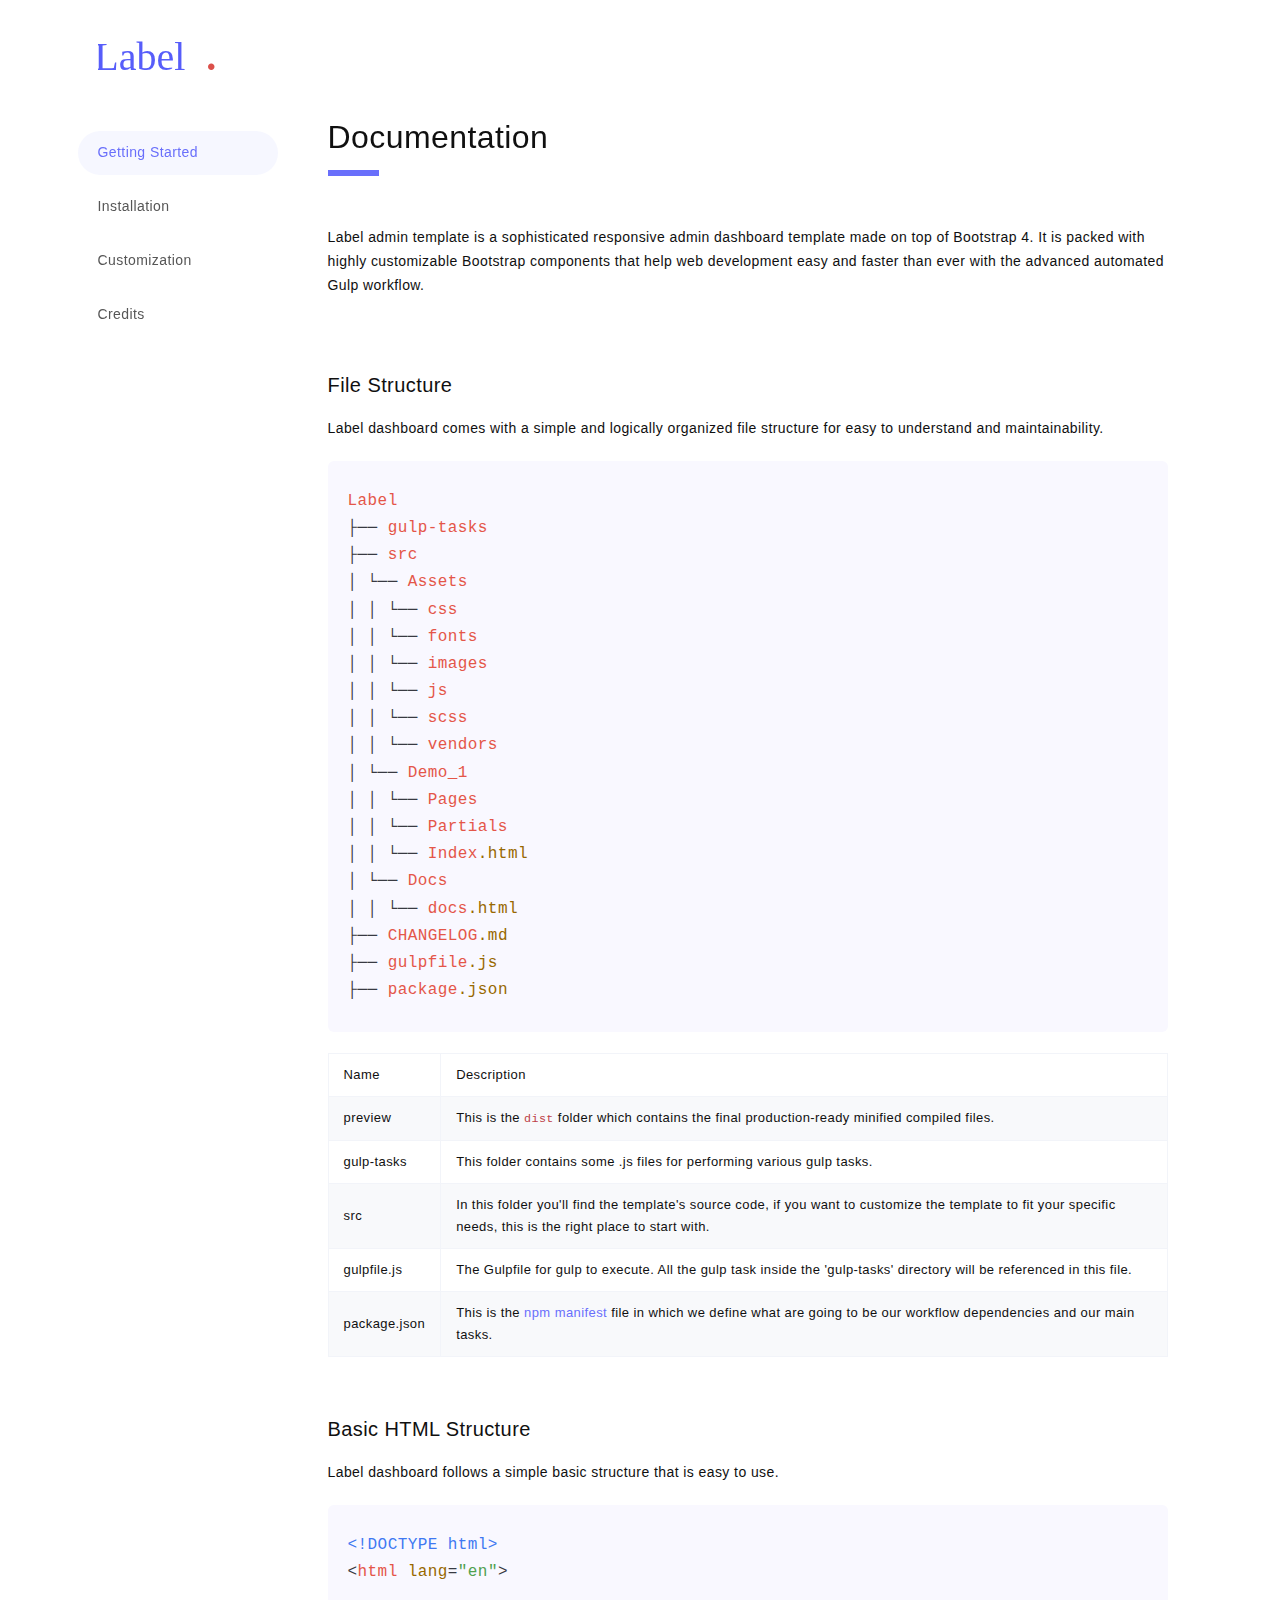
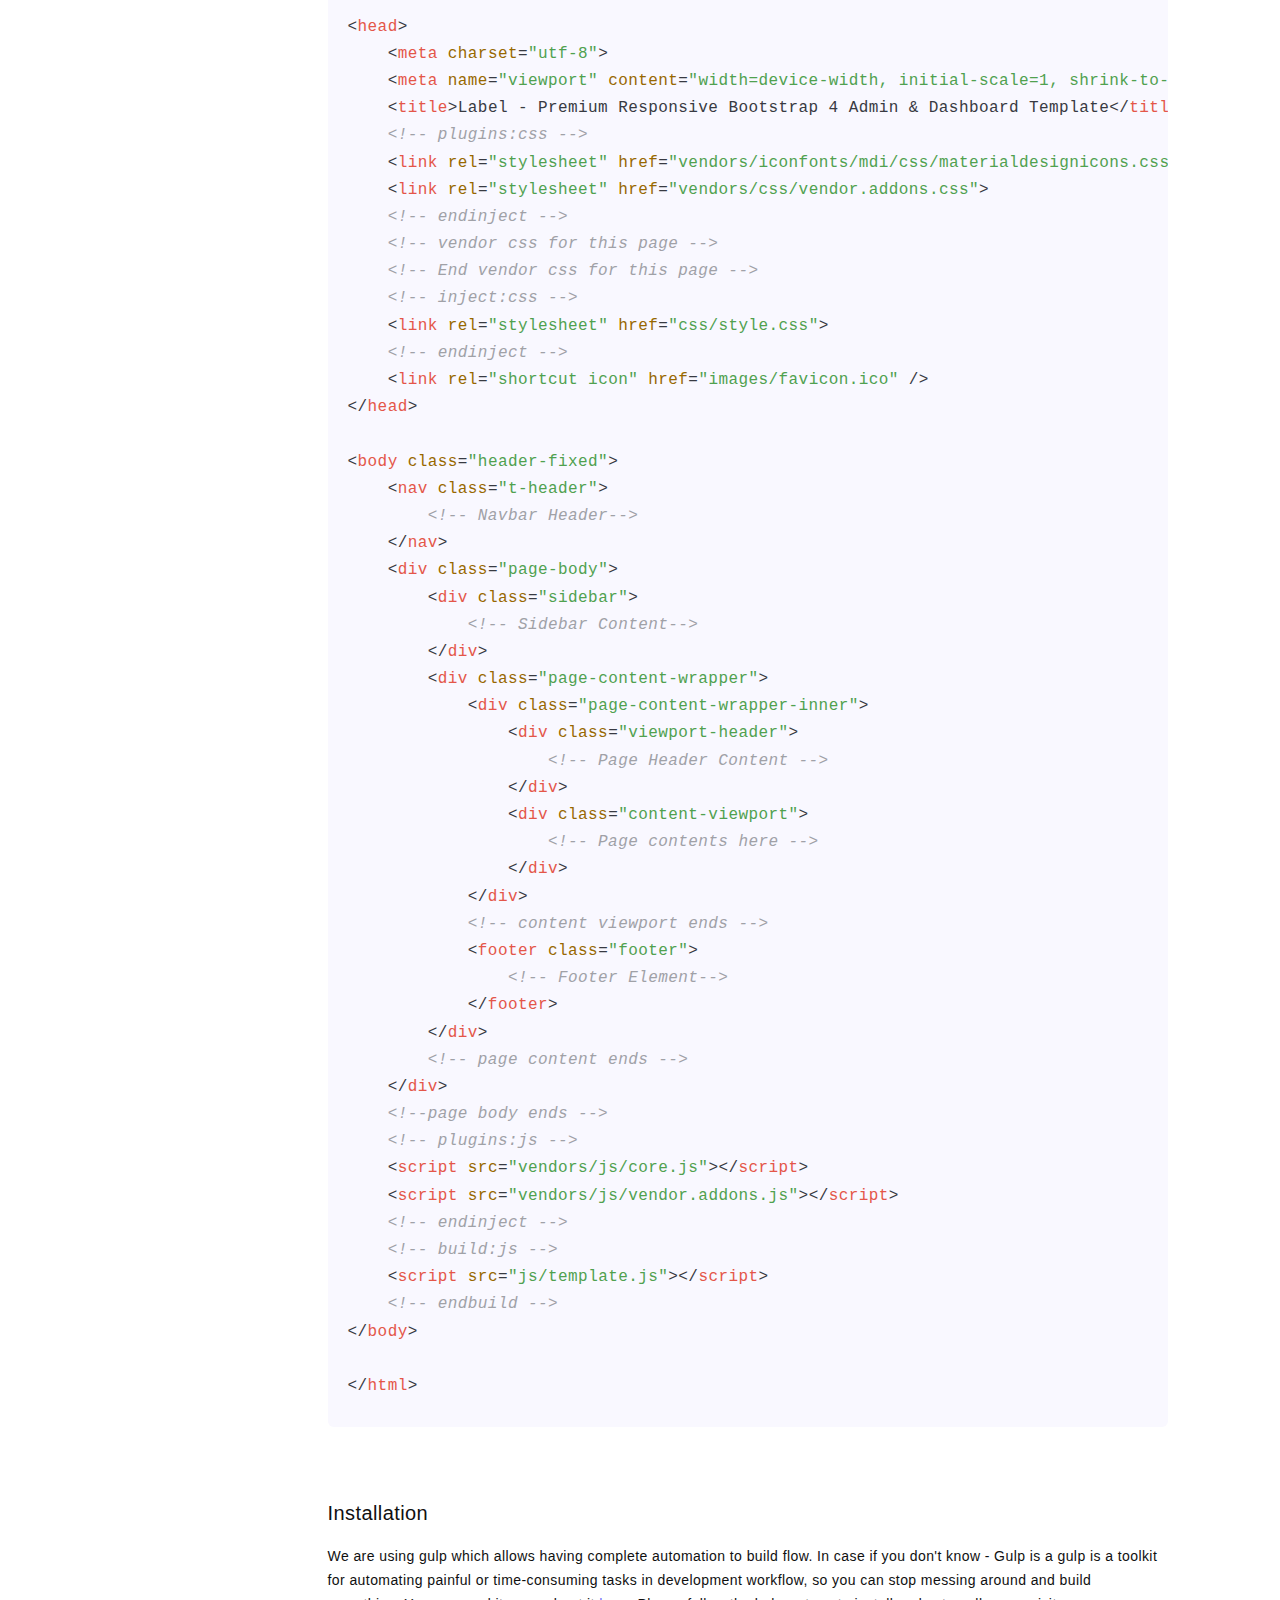
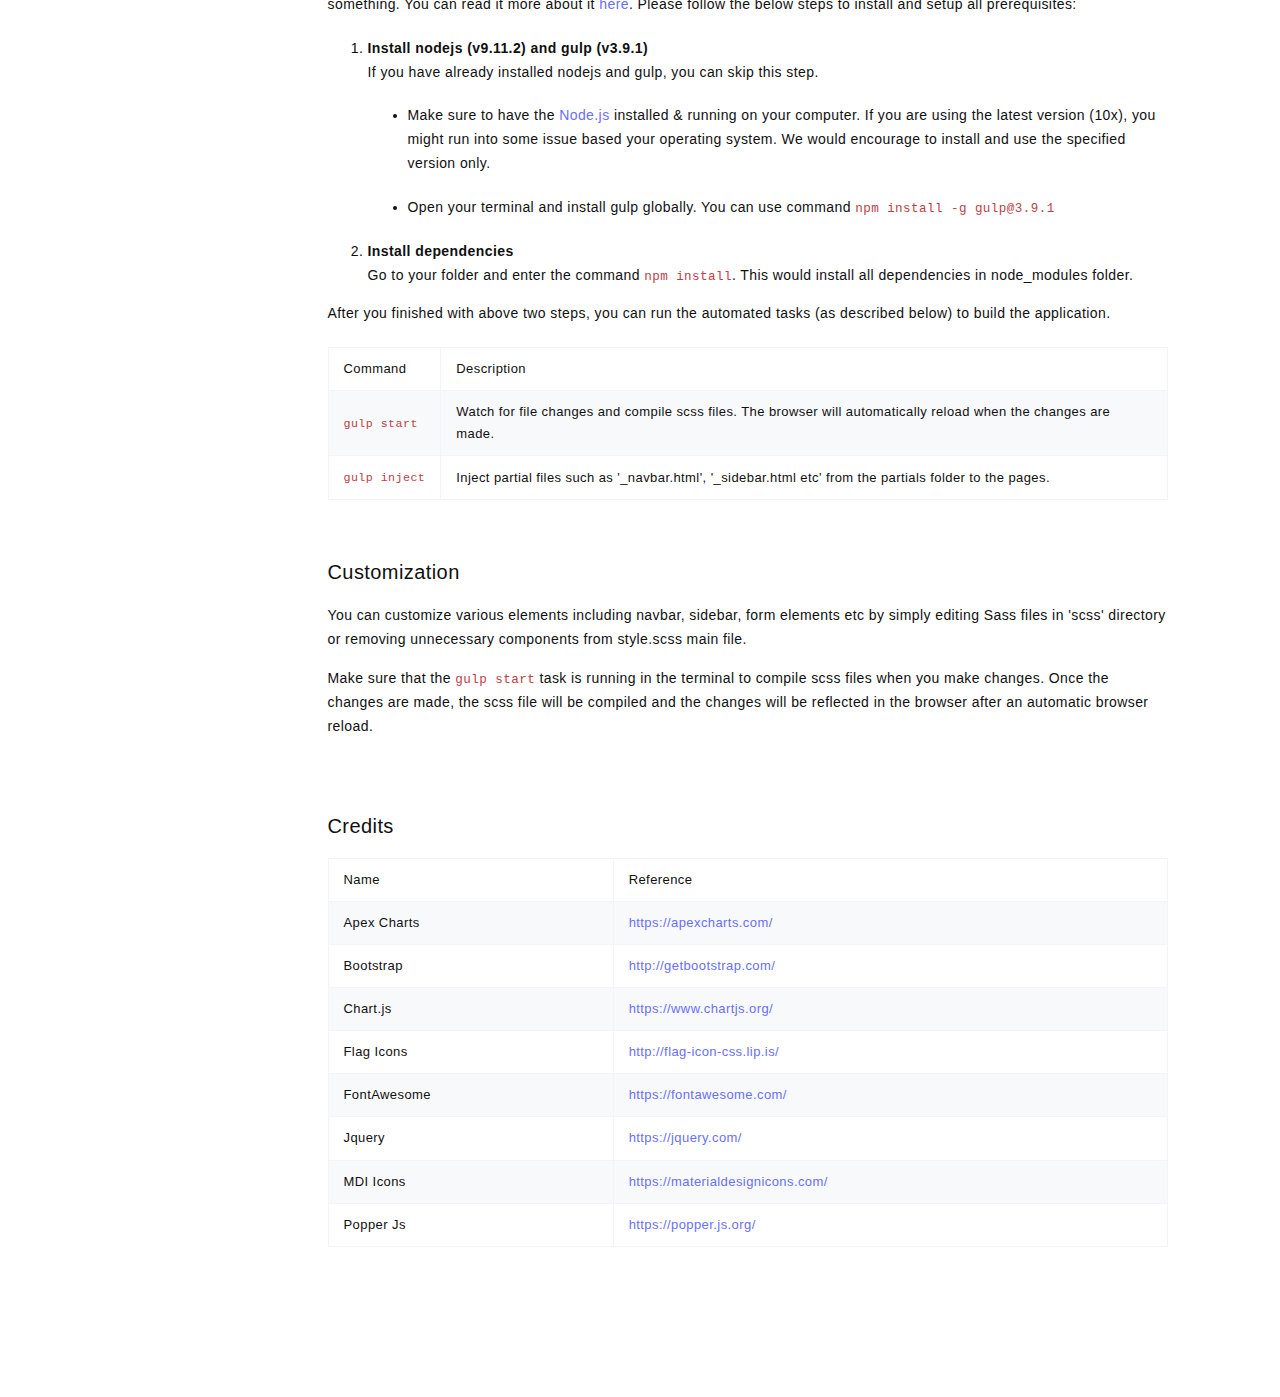
<file: src/main/webapp/resources/docs/docs.html>
<!DOCTYPE html>
<html lang="en">
  <head>
    <meta charset="utf-8">
    <meta name="viewport" content="width=device-width, initial-scale=1, shrink-to-fit=no">
    <title>Label - Premium Responsive Bootstrap 4 Admin & Dashboard Template</title>
    <!-- plugins:css -->
    <link rel="stylesheet" href="../assets/vendors/iconfonts/mdi/css/materialdesignicons.css">
    <link rel="stylesheet" href="../assets/vendors/css/vendor.addons.css">
    <!-- endinject -->
    <!-- vendor css for this page -->
    <link rel="stylesheet" href="../assets/vendors/iconfonts/flag-icon-css/css/flag-icon.css">
    <link rel="stylesheet" href="../assets/vendors/hilightjs/skins/atom-one-light.css">
    <!-- End vendor css for this page -->
    <!-- inject:css -->
    <link rel="stylesheet" href="../assets/css/shared/style.css">
    <!-- endinject -->
    <link rel="shortcut icon" href="../assets/images/favicon.ico" />
  </head>
  <body class="header-fixed docs-body">
    <div class="doc-content-wrapper container">
      <div class="doc-aside">
        <div class="aside-header">
          <a href="../demo_1/index.html"><img class="logo" src="../assets/images/logo.svg" alt="logo"></a>
          <div class="nav-toggle-warpper">
            <span class="nav-toggler"></span>
          </div>
        </div>
        <ul class="nav">
          <li class="nav-item">
            <a href="#getting-started" class="nav-link active">Getting Started</a>
          </li>
          <li class="nav-item">
            <a href="#installation" class="nav-link">Installation</a>
          </li>
          <li class="nav-item">
            <a href="#customization" class="nav-link">Customization</a>
          </li>
          <li class="nav-item">
            <a href="#credits" class="nav-link">Credits</a>
          </li>
        </ul>
      </div>
      <div class="doc-content-section" id="getting-started">
        <div class="doc-content-section-inner">
          <h1>Documentation</h1>
          <p>Label admin template is a sophisticated responsive admin dashboard template made on top of Bootstrap 4. It is packed with highly customizable Bootstrap components that help web development easy and faster than ever with the advanced automated Gulp workflow.</p>
          <section id="basic-structure">
            <h2>File Structure</h2>
            <p>Label dashboard comes with a simple and logically organized file structure for easy to understand and maintainability.</p>
            <pre>
            <code>
  Label
  ├── gulp-tasks
  ├── src
  │ └── Assets
  │ │ └── css
  │ │ └── fonts
  │ │ └── images
  │ │ └── js
  │ │ └── scss
  │ │ └── vendors
  │ └── Demo_1
  │ │ └── Pages
  │ │ └── Partials
  │ │ └── Index.html
  │ └── Docs
  │ │ └── docs.html
  ├── CHANGELOG.md
  ├── gulpfile.js
  ├── package.json
            </code>
          </pre>
            <div class="table-responsive mt-4">
              <table class="table table-striped table-bordered">
                <thead>
                  <tr>
                    <th>Name</th>
                    <th>Description</th>
                  </tr>
                </thead>
                <tbody>
                  <tr>
                    <td>preview</td>
                    <td>This is the <code>dist</code> folder which contains the final production-ready minified compiled files.</td>
                  </tr>
                  <tr>
                    <td>gulp-tasks</td>
                    <td>This folder contains some .js files for performing various gulp tasks.</td>
                  </tr>
                  <tr>
                    <td>src</td>
                    <td>In this folder you'll find the template's source code, if you want to customize the template to fit your specific needs, this is the right place to start with.</td>
                  </tr>
                  <tr>
                    <td>gulpfile.js</td>
                    <td>The Gulpfile for gulp to execute. All the gulp task inside the 'gulp-tasks' directory will be referenced in this file.</td>
                  </tr>
                  <tr>
                    <td>package.json</td>
                    <td>This is the <a href="https://docs.npmjs.com/creating-a-package-json-file" target="_blank">npm manifest</a> file in which we define what are going to be our workflow dependencies and our main tasks.</td>
                  </tr>
                </tbody>
              </table>
            </div>
          </section>
          <section id="template-structure">
            <h2>Basic HTML Structure</h2>
            <p>Label dashboard follows a simple basic structure that is easy to use.</p>
            <pre>
            <code>
  &lt;!DOCTYPE html&gt;
  &lt;html lang="en"&gt;
  
  &lt;head&gt;
      &lt;meta charset="utf-8"&gt;
      &lt;meta name="viewport" content="width=device-width, initial-scale=1, shrink-to-fit=no"&gt;
      &lt;title&gt;Label - Premium Responsive Bootstrap 4 Admin & Dashboard Template&lt;/title&gt;
      &lt;!-- plugins:css --&gt;
      &lt;link rel="stylesheet" href="vendors/iconfonts/mdi/css/materialdesignicons.css"&gt;
      &lt;link rel="stylesheet" href="vendors/css/vendor.addons.css"&gt;
      &lt;!-- endinject --&gt;
      &lt;!-- vendor css for this page --&gt;
      &lt;!-- End vendor css for this page --&gt;
      &lt;!-- inject:css --&gt;
      &lt;link rel="stylesheet" href="css/style.css"&gt;
      &lt;!-- endinject --&gt;
      &lt;link rel="shortcut icon" href="images/favicon.ico" /&gt;
  &lt;/head&gt;
  
  &lt;body class="header-fixed"&gt;
      &lt;nav class="t-header"&gt;
          &lt;!-- Navbar Header--&gt;
      &lt;/nav&gt;
      &lt;div class="page-body"&gt;
          &lt;div class="sidebar"&gt;
              &lt;!-- Sidebar Content--&gt;
          &lt;/div&gt;
          &lt;div class="page-content-wrapper"&gt;
              &lt;div class="page-content-wrapper-inner"&gt;
                  &lt;div class="viewport-header"&gt;
                      &lt;!-- Page Header Content --&gt;
                  &lt;/div&gt;
                  &lt;div class="content-viewport"&gt;
                      &lt;!-- Page contents here --&gt;
                  &lt;/div&gt;
              &lt;/div&gt;
              &lt;!-- content viewport ends --&gt;
              &lt;footer class="footer"&gt;
                  &lt;!-- Footer Element--&gt;
              &lt;/footer&gt;
          &lt;/div&gt;
          &lt;!-- page content ends --&gt;
      &lt;/div&gt;
      &lt;!--page body ends --&gt;
      &lt;!-- plugins:js --&gt;
      &lt;script src="vendors/js/core.js"&gt;&lt;/script&gt;
      &lt;script src="vendors/js/vendor.addons.js"&gt;&lt;/script&gt;
      &lt;!-- endinject --&gt;
      &lt;!-- build:js --&gt;
      &lt;script src="js/template.js"&gt;&lt;/script&gt;
      &lt;!-- endbuild --&gt;
  &lt;/body&gt;
  
  &lt;/html&gt;
            </code>
          </pre>
          </section>
          <section id="installation">
            <h2>Installation</h2>
            <p>We are using gulp which allows having complete automation to build flow. In case if you don't know - Gulp is a gulp is a toolkit for automating painful or time-consuming tasks in development workflow, so you can stop messing around and build something. You can read it more about it <a href="https://gulpjs.com/" target="_blank">here</a>. Please follow the below steps to install and setup all prerequisites:</p>
            <ol>
              <li>
                <b>Install nodejs (v9.11.2) and gulp (v3.9.1)</b><br> If you have already installed nodejs and gulp, you can skip this step. <ul>
                  <li>Make sure to have the <a href="https://nodejs.org/en/" target="_blank">Node.js</a> installed & running on your computer. If you are using the latest version (10x), you might run into some issue based your operating system. We would encourage to install and use the specified version only.</li>
                  <li>Open your terminal and install gulp globally. You can use command <code>npm install
                    -g gulp@3.9.1</code></li>
                </ul>
              </li>
              <li>
                <b>Install dependencies</b><br> Go to your folder and enter the command <code>npm install</code>. This would install all dependencies in node_modules folder. </li>
            </ol>
            <p>After you finished with above two steps, you can run the automated tasks (as described below) to build the application.</p>
            <div class="table-responsive mt-4">
              <table class="table table-striped table-bordered">
                <thead>
                  <tr>
                    <th>Command</th>
                    <th>Description</th>
                  </tr>
                </thead>
                <tbody>
                  <tr>
                    <td><code>gulp start</code></td>
                    <td>Watch for file changes and compile scss files. The browser will automatically reload when the changes are made.</td>
                  </tr>
                  <tr>
                    <td><code>gulp inject</code></td>
                    <td>Inject partial files such as '_navbar.html', '_sidebar.html etc' from the partials folder to the pages.</td>
                  </tr>
                </tbody>
              </table>
            </div>
          </section>
          <section id="customization">
            <h2>Customization</h2>
            <p>You can customize various elements including navbar, sidebar, form elements etc by simply editing Sass files in 'scss' directory or removing unnecessary components from style.scss main file.</p>
            <p>Make sure that the <code>gulp start</code> task is running in the terminal to compile scss files when you make changes. Once the changes are made, the scss file will be compiled and the changes will be reflected in the browser after an automatic browser reload.</p>
          </section>
          <section id="credits">
            <h2>Credits</h2>
            <div class="table-responsive">
              <table class="table table-striped table-bordered">
                <thead>
                  <tr>
                    <th>Name</th>
                    <th>Reference</th>
                  </tr>
                </thead>
                <tbody>
                  <tr>
                    <td>Apex Charts</td>
                    <td><a href="https://apexcharts.com/" target="_blank">https://apexcharts.com/</a></td>
                  </tr>
                  <tr>
                    <td>Bootstrap</td>
                    <td><a href="http://getbootstrap.com/" target="_blank">http://getbootstrap.com/</a></td>
                  </tr>
                  <tr>
                    <td>Chart.js</td>
                    <td><a href="https://www.chartjs.org/" target="_blank">https://www.chartjs.org/</a></td>
                  </tr>
                  <tr>
                    <td>Flag Icons</td>
                    <td><a href="http://flag-icon-css.lip.is/" target="_blank">http://flag-icon-css.lip.is/</a></td>
                  </tr>
                  <tr>
                    <td>FontAwesome</td>
                    <td><a href="https://fontawesome.com/" target="_blank">https://fontawesome.com/</a></td>
                  </tr>
                  <tr>
                    <td>Jquery</td>
                    <td><a href="https://jquery.com/" target="_blank">https://jquery.com/</a></td>
                  </tr>
                  <tr>
                    <td>MDI Icons</td>
                    <td><a href="https://materialdesignicons.com/" target="_blank">https://materialdesignicons.com/</a>
                    </td>
                  </tr>
                  <tr>
                    <td>Popper Js</td>
                    <td><a href="https://popper.js.org/" target="_blank">https://popper.js.org/</a></td>
                  </tr>
                </tbody>
              </table>
            </div>
          </section>
        </div>
      </div>
    </div>
    <!--page body ends -->
    <!-- SCRIPT LOADING START FORM HERE /////////////-->
    <!-- plugins:js -->
    <script src="../assets/vendors/js/core.js"></script>
    <script src="../assets/vendors/js/vendor.addons.js"></script>
    <!-- endinject -->
    <!-- Vendor Js For This Page Ends-->
    <script src="../assets/js/highlight.pack.js"></script>
    <script>
      $(document).ready(function()
      {
        $('body').scrollspy(
        {
          target: ".doc-aside .nav",
          offset: 50
        });
        $(".doc-aside .nav .nav-link").on('click', function(event)
        {
          if (this.hash !== "")
          {
            event.preventDefault();
            var hash = this.hash;
            $('html, body').animate(
            {
              scrollTop: $(hash).offset().top
            }, 800, function()
            {
              window.location.hash = hash;
            });
          }
        });
        $(".doc-aside .aside-header .nav-toggle-warpper").on("click", function()
        {
          toggleResponsiveNav();
        });

        function toggleResponsiveNav()
        {
          var screenWidth = $(window).outerWidth();
          if (screenWidth < 991)
          {
            $(".doc-content-wrapper .doc-aside .nav").slideToggle();
            $(".doc-content-wrapper .doc-aside .nav .nav-item").on("click", function()
            {
              $(".doc-content-wrapper .doc-aside .nav").slideUp();
            });
          }
        }
      });
    </script>
    <!-- Vendor Js For This Page Ends-->
    <!-- build:js -->
    <script src="../assets/js/template.js"></script>
    <!-- endbuild -->
  </body>
</html>
</file>
<file: src/main/webapp/resources/assets/vendors/iconfonts/flag-icon-css/assets/docs.css>
body {
  font-weight: 300;
  -webkit-font-smoothing: antialiased;
}
h1,
h2,
h3,
h4,
h5,
h6 {
  font-weight: 300;
}
.flag-wrapper {
  width: 100%;
  display: inline-block;
  position: relative;
  box-shadow: 0 0 2px black;
  overflow: hidden;
  margin-bottom: 20px;
}
.flag-wrapper:after {
  padding-top: 75%;
  /* ratio */
  display: block;
  content: '';
}
.flag-wrapper .flag {
  position: absolute;
  top: 0;
  bottom: 0;
  right: 0;
  left: 0;
  width: 100%;
  height: 100%;
  background-size: cover;
}
.no-wrap {
  white-space: nowrap;
  margin-bottom: 8px;
  overflow: hidden;
}
.all-flags .flag-icon-background {
  cursor: pointer;
}
.jumbotron {
  position: relative;
  font-size: 16px;
  color: #fff;
  color: rgba(255, 255, 255, 0.75);
  text-align: center;
  border-radius: 0;
  padding-bottom: 80px;
  background: linear-gradient(to right, #0d6632, #f4c01a);
}
.jumbotron h1 {
  margin-bottom: 15px;
  font-weight: 300;
  letter-spacing: -1px;
  color: #fff;
}
.jumbotron iframe {
  width: 100px!important;
  height: 20px!important;
  border: none;
  overflow: hidden;
  margin: 2px;
}
.jumbotron p a,
.jumbotron .jumbotron-links a {
  font-weight: 500;
  color: #fff;
}
.jumbotron .jumbotron-links {
  margin-top: 15px;
  margin-bottom: 0;
  padding-left: 0;
  list-style: none;
  font-size: 14px;
}
.jumbotron .jumbotron-links li {
  display: inline;
}
.jumbotron .jumbotron-links li + li {
  margin-left: 20px;
}
.jumbotron .bottom {
  position: absolute;
  bottom: 0;
  left: 0;
  right: 0;
  padding: 18px;
  background-color: rgba(0, 0, 0, 0.2);
}
.btn-outline {
  margin-top: 15px;
  margin-bottom: 15px;
  padding: 18px 24px;
  font-size: inherit;
  font-weight: 500;
  color: #fff;
  /* redeclare to override the `.jumbotron a` */
  background-color: transparent;
  border-color: #fff;
  border-color: rgba(255, 255, 255, 0.5);
  transition: all 0.1s ease-in-out;
}
.btn-outline:hover,
.btn-outline:active {
  color: #0d6632;
  background-color: #fff;
  border-color: #fff;
}
.how-to {
  padding: 20px;
}
.how-to h2 {
  text-align: center;
}
.how-to li {
  font-size: 21px;
  line-height: 1.7;
  margin-top: 20px;
}
.how-to li p {
  font-size: 16px;
  color: #555;
}
.how-to code {
  font-size: 85%;
  word-wrap: break-word;
  white-space: normal;
}
footer {
  text-align: center;
  opacity: 0.8;
  padding: 50px;
  background: linear-gradient(to right, #f4c01a, #0d6632);
}
footer a {
  color: #fff;
}
footer a:hover {
  color: #fff;
}
.links {
  margin: 0;
  list-style: none;
  padding-left: 0;
}
.links li {
  display: inline;
  padding: 0 10px;
}
</file>
<file: src/main/webapp/resources/assets/vendors/iconfonts/flag-icon-css/css/flag-icon.css>
.flag-icon-background {
  background-size: contain;
  background-position: 50%;
  background-repeat: no-repeat;
}
.flag-icon {
  background-size: contain;
  background-position: 50%;
  background-repeat: no-repeat;
  position: relative;
  display: inline-block;
  width: 1.33333333em;
  line-height: 1em;
}
.flag-icon:before {
  content: "\00a0";
}
.flag-icon.flag-icon-squared {
  width: 1em;
}
.flag-icon-ad {
  background-image: url(../flags/4x3/ad.svg);
}
.flag-icon-ad.flag-icon-squared {
  background-image: url(../flags/1x1/ad.svg);
}
.flag-icon-ae {
  background-image: url(../flags/4x3/ae.svg);
}
.flag-icon-ae.flag-icon-squared {
  background-image: url(../flags/1x1/ae.svg);
}
.flag-icon-af {
  background-image: url(../flags/4x3/af.svg);
}
.flag-icon-af.flag-icon-squared {
  background-image: url(../flags/1x1/af.svg);
}
.flag-icon-ag {
  background-image: url(../flags/4x3/ag.svg);
}
.flag-icon-ag.flag-icon-squared {
  background-image: url(../flags/1x1/ag.svg);
}
.flag-icon-ai {
  background-image: url(../flags/4x3/ai.svg);
}
.flag-icon-ai.flag-icon-squared {
  background-image: url(../flags/1x1/ai.svg);
}
.flag-icon-al {
  background-image: url(../flags/4x3/al.svg);
}
.flag-icon-al.flag-icon-squared {
  background-image: url(../flags/1x1/al.svg);
}
.flag-icon-am {
  background-image: url(../flags/4x3/am.svg);
}
.flag-icon-am.flag-icon-squared {
  background-image: url(../flags/1x1/am.svg);
}
.flag-icon-ao {
  background-image: url(../flags/4x3/ao.svg);
}
.flag-icon-ao.flag-icon-squared {
  background-image: url(../flags/1x1/ao.svg);
}
.flag-icon-aq {
  background-image: url(../flags/4x3/aq.svg);
}
.flag-icon-aq.flag-icon-squared {
  background-image: url(../flags/1x1/aq.svg);
}
.flag-icon-ar {
  background-image: url(../flags/4x3/ar.svg);
}
.flag-icon-ar.flag-icon-squared {
  background-image: url(../flags/1x1/ar.svg);
}
.flag-icon-as {
  background-image: url(../flags/4x3/as.svg);
}
.flag-icon-as.flag-icon-squared {
  background-image: url(../flags/1x1/as.svg);
}
.flag-icon-at {
  background-image: url(../flags/4x3/at.svg);
}
.flag-icon-at.flag-icon-squared {
  background-image: url(../flags/1x1/at.svg);
}
.flag-icon-au {
  background-image: url(../flags/4x3/au.svg);
}
.flag-icon-au.flag-icon-squared {
  background-image: url(../flags/1x1/au.svg);
}
.flag-icon-aw {
  background-image: url(../flags/4x3/aw.svg);
}
.flag-icon-aw.flag-icon-squared {
  background-image: url(../flags/1x1/aw.svg);
}
.flag-icon-ax {
  background-image: url(../flags/4x3/ax.svg);
}
.flag-icon-ax.flag-icon-squared {
  background-image: url(../flags/1x1/ax.svg);
}
.flag-icon-az {
  background-image: url(../flags/4x3/az.svg);
}
.flag-icon-az.flag-icon-squared {
  background-image: url(../flags/1x1/az.svg);
}
.flag-icon-ba {
  background-image: url(../flags/4x3/ba.svg);
}
.flag-icon-ba.flag-icon-squared {
  background-image: url(../flags/1x1/ba.svg);
}
.flag-icon-bb {
  background-image: url(../flags/4x3/bb.svg);
}
.flag-icon-bb.flag-icon-squared {
  background-image: url(../flags/1x1/bb.svg);
}
.flag-icon-bd {
  background-image: url(../flags/4x3/bd.svg);
}
.flag-icon-bd.flag-icon-squared {
  background-image: url(../flags/1x1/bd.svg);
}
.flag-icon-be {
  background-image: url(../flags/4x3/be.svg);
}
.flag-icon-be.flag-icon-squared {
  background-image: url(../flags/1x1/be.svg);
}
.flag-icon-bf {
  background-image: url(../flags/4x3/bf.svg);
}
.flag-icon-bf.flag-icon-squared {
  background-image: url(../flags/1x1/bf.svg);
}
.flag-icon-bg {
  background-image: url(../flags/4x3/bg.svg);
}
.flag-icon-bg.flag-icon-squared {
  background-image: url(../flags/1x1/bg.svg);
}
.flag-icon-bh {
  background-image: url(../flags/4x3/bh.svg);
}
.flag-icon-bh.flag-icon-squared {
  background-image: url(../flags/1x1/bh.svg);
}
.flag-icon-bi {
  background-image: url(../flags/4x3/bi.svg);
}
.flag-icon-bi.flag-icon-squared {
  background-image: url(../flags/1x1/bi.svg);
}
.flag-icon-bj {
  background-image: url(../flags/4x3/bj.svg);
}
.flag-icon-bj.flag-icon-squared {
  background-image: url(../flags/1x1/bj.svg);
}
.flag-icon-bl {
  background-image: url(../flags/4x3/bl.svg);
}
.flag-icon-bl.flag-icon-squared {
  background-image: url(../flags/1x1/bl.svg);
}
.flag-icon-bm {
  background-image: url(../flags/4x3/bm.svg);
}
.flag-icon-bm.flag-icon-squared {
  background-image: url(../flags/1x1/bm.svg);
}
.flag-icon-bn {
  background-image: url(../flags/4x3/bn.svg);
}
.flag-icon-bn.flag-icon-squared {
  background-image: url(../flags/1x1/bn.svg);
}
.flag-icon-bo {
  background-image: url(../flags/4x3/bo.svg);
}
.flag-icon-bo.flag-icon-squared {
  background-image: url(../flags/1x1/bo.svg);
}
.flag-icon-bq {
  background-image: url(../flags/4x3/bq.svg);
}
.flag-icon-bq.flag-icon-squared {
  background-image: url(../flags/1x1/bq.svg);
}
.flag-icon-br {
  background-image: url(../flags/4x3/br.svg);
}
.flag-icon-br.flag-icon-squared {
  background-image: url(../flags/1x1/br.svg);
}
.flag-icon-bs {
  background-image: url(../flags/4x3/bs.svg);
}
.flag-icon-bs.flag-icon-squared {
  background-image: url(../flags/1x1/bs.svg);
}
.flag-icon-bt {
  background-image: url(../flags/4x3/bt.svg);
}
.flag-icon-bt.flag-icon-squared {
  background-image: url(../flags/1x1/bt.svg);
}
.flag-icon-bv {
  background-image: url(../flags/4x3/bv.svg);
}
.flag-icon-bv.flag-icon-squared {
  background-image: url(../flags/1x1/bv.svg);
}
.flag-icon-bw {
  background-image: url(../flags/4x3/bw.svg);
}
.flag-icon-bw.flag-icon-squared {
  background-image: url(../flags/1x1/bw.svg);
}
.flag-icon-by {
  background-image: url(../flags/4x3/by.svg);
}
.flag-icon-by.flag-icon-squared {
  background-image: url(../flags/1x1/by.svg);
}
.flag-icon-bz {
  background-image: url(../flags/4x3/bz.svg);
}
.flag-icon-bz.flag-icon-squared {
  background-image: url(../flags/1x1/bz.svg);
}
.flag-icon-ca {
  background-image: url(../flags/4x3/ca.svg);
}
.flag-icon-ca.flag-icon-squared {
  background-image: url(../flags/1x1/ca.svg);
}
.flag-icon-cc {
  background-image: url(../flags/4x3/cc.svg);
}
.flag-icon-cc.flag-icon-squared {
  background-image: url(../flags/1x1/cc.svg);
}
.flag-icon-cd {
  background-image: url(../flags/4x3/cd.svg);
}
.flag-icon-cd.flag-icon-squared {
  background-image: url(../flags/1x1/cd.svg);
}
.flag-icon-cf {
  background-image: url(../flags/4x3/cf.svg);
}
.flag-icon-cf.flag-icon-squared {
  background-image: url(../flags/1x1/cf.svg);
}
.flag-icon-cg {
  background-image: url(../flags/4x3/cg.svg);
}
.flag-icon-cg.flag-icon-squared {
  background-image: url(../flags/1x1/cg.svg);
}
.flag-icon-ch {
  background-image: url(../flags/4x3/ch.svg);
}
.flag-icon-ch.flag-icon-squared {
  background-image: url(../flags/1x1/ch.svg);
}
.flag-icon-ci {
  background-image: url(../flags/4x3/ci.svg);
}
.flag-icon-ci.flag-icon-squared {
  background-image: url(../flags/1x1/ci.svg);
}
.flag-icon-ck {
  background-image: url(../flags/4x3/ck.svg);
}
.flag-icon-ck.flag-icon-squared {
  background-image: url(../flags/1x1/ck.svg);
}
.flag-icon-cl {
  background-image: url(../flags/4x3/cl.svg);
}
.flag-icon-cl.flag-icon-squared {
  background-image: url(../flags/1x1/cl.svg);
}
.flag-icon-cm {
  background-image: url(../flags/4x3/cm.svg);
}
.flag-icon-cm.flag-icon-squared {
  background-image: url(../flags/1x1/cm.svg);
}
.flag-icon-cn {
  background-image: url(../flags/4x3/cn.svg);
}
.flag-icon-cn.flag-icon-squared {
  background-image: url(../flags/1x1/cn.svg);
}
.flag-icon-co {
  background-image: url(../flags/4x3/co.svg);
}
.flag-icon-co.flag-icon-squared {
  background-image: url(../flags/1x1/co.svg);
}
.flag-icon-cr {
  background-image: url(../flags/4x3/cr.svg);
}
.flag-icon-cr.flag-icon-squared {
  background-image: url(../flags/1x1/cr.svg);
}
.flag-icon-cu {
  background-image: url(../flags/4x3/cu.svg);
}
.flag-icon-cu.flag-icon-squared {
  background-image: url(../flags/1x1/cu.svg);
}
.flag-icon-cv {
  background-image: url(../flags/4x3/cv.svg);
}
.flag-icon-cv.flag-icon-squared {
  background-image: url(../flags/1x1/cv.svg);
}
.flag-icon-cw {
  background-image: url(../flags/4x3/cw.svg);
}
.flag-icon-cw.flag-icon-squared {
  background-image: url(../flags/1x1/cw.svg);
}
.flag-icon-cx {
  background-image: url(../flags/4x3/cx.svg);
}
.flag-icon-cx.flag-icon-squared {
  background-image: url(../flags/1x1/cx.svg);
}
.flag-icon-cy {
  background-image: url(../flags/4x3/cy.svg);
}
.flag-icon-cy.flag-icon-squared {
  background-image: url(../flags/1x1/cy.svg);
}
.flag-icon-cz {
  background-image: url(../flags/4x3/cz.svg);
}
.flag-icon-cz.flag-icon-squared {
  background-image: url(../flags/1x1/cz.svg);
}
.flag-icon-de {
  background-image: url(../flags/4x3/de.svg);
}
.flag-icon-de.flag-icon-squared {
  background-image: url(../flags/1x1/de.svg);
}
.flag-icon-dj {
  background-image: url(../flags/4x3/dj.svg);
}
.flag-icon-dj.flag-icon-squared {
  background-image: url(../flags/1x1/dj.svg);
}
.flag-icon-dk {
  background-image: url(../flags/4x3/dk.svg);
}
.flag-icon-dk.flag-icon-squared {
  background-image: url(../flags/1x1/dk.svg);
}
.flag-icon-dm {
  background-image: url(../flags/4x3/dm.svg);
}
.flag-icon-dm.flag-icon-squared {
  background-image: url(../flags/1x1/dm.svg);
}
.flag-icon-do {
  background-image: url(../flags/4x3/do.svg);
}
.flag-icon-do.flag-icon-squared {
  background-image: url(../flags/1x1/do.svg);
}
.flag-icon-dz {
  background-image: url(../flags/4x3/dz.svg);
}
.flag-icon-dz.flag-icon-squared {
  background-image: url(../flags/1x1/dz.svg);
}
.flag-icon-ec {
  background-image: url(../flags/4x3/ec.svg);
}
.flag-icon-ec.flag-icon-squared {
  background-image: url(../flags/1x1/ec.svg);
}
.flag-icon-ee {
  background-image: url(../flags/4x3/ee.svg);
}
.flag-icon-ee.flag-icon-squared {
  background-image: url(../flags/1x1/ee.svg);
}
.flag-icon-eg {
  background-image: url(../flags/4x3/eg.svg);
}
.flag-icon-eg.flag-icon-squared {
  background-image: url(../flags/1x1/eg.svg);
}
.flag-icon-eh {
  background-image: url(../flags/4x3/eh.svg);
}
.flag-icon-eh.flag-icon-squared {
  background-image: url(../flags/1x1/eh.svg);
}
.flag-icon-er {
  background-image: url(../flags/4x3/er.svg);
}
.flag-icon-er.flag-icon-squared {
  background-image: url(../flags/1x1/er.svg);
}
.flag-icon-es {
  background-image: url(../flags/4x3/es.svg);
}
.flag-icon-es.flag-icon-squared {
  background-image: url(../flags/1x1/es.svg);
}
.flag-icon-et {
  background-image: url(../flags/4x3/et.svg);
}
.flag-icon-et.flag-icon-squared {
  background-image: url(../flags/1x1/et.svg);
}
.flag-icon-fi {
  background-image: url(../flags/4x3/fi.svg);
}
.flag-icon-fi.flag-icon-squared {
  background-image: url(../flags/1x1/fi.svg);
}
.flag-icon-fj {
  background-image: url(../flags/4x3/fj.svg);
}
.flag-icon-fj.flag-icon-squared {
  background-image: url(../flags/1x1/fj.svg);
}
.flag-icon-fk {
  background-image: url(../flags/4x3/fk.svg);
}
.flag-icon-fk.flag-icon-squared {
  background-image: url(../flags/1x1/fk.svg);
}
.flag-icon-fm {
  background-image: url(../flags/4x3/fm.svg);
}
.flag-icon-fm.flag-icon-squared {
  background-image: url(../flags/1x1/fm.svg);
}
.flag-icon-fo {
  background-image: url(../flags/4x3/fo.svg);
}
.flag-icon-fo.flag-icon-squared {
  background-image: url(../flags/1x1/fo.svg);
}
.flag-icon-fr {
  background-image: url(../flags/4x3/fr.svg);
}
.flag-icon-fr.flag-icon-squared {
  background-image: url(../flags/1x1/fr.svg);
}
.flag-icon-ga {
  background-image: url(../flags/4x3/ga.svg);
}
.flag-icon-ga.flag-icon-squared {
  background-image: url(../flags/1x1/ga.svg);
}
.flag-icon-gb {
  background-image: url(../flags/4x3/gb.svg);
}
.flag-icon-gb.flag-icon-squared {
  background-image: url(../flags/1x1/gb.svg);
}
.flag-icon-gd {
  background-image: url(../flags/4x3/gd.svg);
}
.flag-icon-gd.flag-icon-squared {
  background-image: url(../flags/1x1/gd.svg);
}
.flag-icon-ge {
  background-image: url(../flags/4x3/ge.svg);
}
.flag-icon-ge.flag-icon-squared {
  background-image: url(../flags/1x1/ge.svg);
}
.flag-icon-gf {
  background-image: url(../flags/4x3/gf.svg);
}
.flag-icon-gf.flag-icon-squared {
  background-image: url(../flags/1x1/gf.svg);
}
.flag-icon-gg {
  background-image: url(../flags/4x3/gg.svg);
}
.flag-icon-gg.flag-icon-squared {
  background-image: url(../flags/1x1/gg.svg);
}
.flag-icon-gh {
  background-image: url(../flags/4x3/gh.svg);
}
.flag-icon-gh.flag-icon-squared {
  background-image: url(../flags/1x1/gh.svg);
}
.flag-icon-gi {
  background-image: url(../flags/4x3/gi.svg);
}
.flag-icon-gi.flag-icon-squared {
  background-image: url(../flags/1x1/gi.svg);
}
.flag-icon-gl {
  background-image: url(../flags/4x3/gl.svg);
}
.flag-icon-gl.flag-icon-squared {
  background-image: url(../flags/1x1/gl.svg);
}
.flag-icon-gm {
  background-image: url(../flags/4x3/gm.svg);
}
.flag-icon-gm.flag-icon-squared {
  background-image: url(../flags/1x1/gm.svg);
}
.flag-icon-gn {
  background-image: url(../flags/4x3/gn.svg);
}
.flag-icon-gn.flag-icon-squared {
  background-image: url(../flags/1x1/gn.svg);
}
.flag-icon-gp {
  background-image: url(../flags/4x3/gp.svg);
}
.flag-icon-gp.flag-icon-squared {
  background-image: url(../flags/1x1/gp.svg);
}
.flag-icon-gq {
  background-image: url(../flags/4x3/gq.svg);
}
.flag-icon-gq.flag-icon-squared {
  background-image: url(../flags/1x1/gq.svg);
}
.flag-icon-gr {
  background-image: url(../flags/4x3/gr.svg);
}
.flag-icon-gr.flag-icon-squared {
  background-image: url(../flags/1x1/gr.svg);
}
.flag-icon-gs {
  background-image: url(../flags/4x3/gs.svg);
}
.flag-icon-gs.flag-icon-squared {
  background-image: url(../flags/1x1/gs.svg);
}
.flag-icon-gt {
  background-image: url(../flags/4x3/gt.svg);
}
.flag-icon-gt.flag-icon-squared {
  background-image: url(../flags/1x1/gt.svg);
}
.flag-icon-gu {
  background-image: url(../flags/4x3/gu.svg);
}
.flag-icon-gu.flag-icon-squared {
  background-image: url(../flags/1x1/gu.svg);
}
.flag-icon-gw {
  background-image: url(../flags/4x3/gw.svg);
}
.flag-icon-gw.flag-icon-squared {
  background-image: url(../flags/1x1/gw.svg);
}
.flag-icon-gy {
  background-image: url(../flags/4x3/gy.svg);
}
.flag-icon-gy.flag-icon-squared {
  background-image: url(../flags/1x1/gy.svg);
}
.flag-icon-hk {
  background-image: url(../flags/4x3/hk.svg);
}
.flag-icon-hk.flag-icon-squared {
  background-image: url(../flags/1x1/hk.svg);
}
.flag-icon-hm {
  background-image: url(../flags/4x3/hm.svg);
}
.flag-icon-hm.flag-icon-squared {
  background-image: url(../flags/1x1/hm.svg);
}
.flag-icon-hn {
  background-image: url(../flags/4x3/hn.svg);
}
.flag-icon-hn.flag-icon-squared {
  background-image: url(../flags/1x1/hn.svg);
}
.flag-icon-hr {
  background-image: url(../flags/4x3/hr.svg);
}
.flag-icon-hr.flag-icon-squared {
  background-image: url(../flags/1x1/hr.svg);
}
.flag-icon-ht {
  background-image: url(../flags/4x3/ht.svg);
}
.flag-icon-ht.flag-icon-squared {
  background-image: url(../flags/1x1/ht.svg);
}
.flag-icon-hu {
  background-image: url(../flags/4x3/hu.svg);
}
.flag-icon-hu.flag-icon-squared {
  background-image: url(../flags/1x1/hu.svg);
}
.flag-icon-id {
  background-image: url(../flags/4x3/id.svg);
}
.flag-icon-id.flag-icon-squared {
  background-image: url(../flags/1x1/id.svg);
}
.flag-icon-ie {
  background-image: url(../flags/4x3/ie.svg);
}
.flag-icon-ie.flag-icon-squared {
  background-image: url(../flags/1x1/ie.svg);
}
.flag-icon-il {
  background-image: url(../flags/4x3/il.svg);
}
.flag-icon-il.flag-icon-squared {
  background-image: url(../flags/1x1/il.svg);
}
.flag-icon-im {
  background-image: url(../flags/4x3/im.svg);
}
.flag-icon-im.flag-icon-squared {
  background-image: url(../flags/1x1/im.svg);
}
.flag-icon-in {
  background-image: url(../flags/4x3/in.svg);
}
.flag-icon-in.flag-icon-squared {
  background-image: url(../flags/1x1/in.svg);
}
.flag-icon-io {
  background-image: url(../flags/4x3/io.svg);
}
.flag-icon-io.flag-icon-squared {
  background-image: url(../flags/1x1/io.svg);
}
.flag-icon-iq {
  background-image: url(../flags/4x3/iq.svg);
}
.flag-icon-iq.flag-icon-squared {
  background-image: url(../flags/1x1/iq.svg);
}
.flag-icon-ir {
  background-image: url(../flags/4x3/ir.svg);
}
.flag-icon-ir.flag-icon-squared {
  background-image: url(../flags/1x1/ir.svg);
}
.flag-icon-is {
  background-image: url(../flags/4x3/is.svg);
}
.flag-icon-is.flag-icon-squared {
  background-image: url(../flags/1x1/is.svg);
}
.flag-icon-it {
  background-image: url(../flags/4x3/it.svg);
}
.flag-icon-it.flag-icon-squared {
  background-image: url(../flags/1x1/it.svg);
}
.flag-icon-je {
  background-image: url(../flags/4x3/je.svg);
}
.flag-icon-je.flag-icon-squared {
  background-image: url(../flags/1x1/je.svg);
}
.flag-icon-jm {
  background-image: url(../flags/4x3/jm.svg);
}
.flag-icon-jm.flag-icon-squared {
  background-image: url(../flags/1x1/jm.svg);
}
.flag-icon-jo {
  background-image: url(../flags/4x3/jo.svg);
}
.flag-icon-jo.flag-icon-squared {
  background-image: url(../flags/1x1/jo.svg);
}
.flag-icon-jp {
  background-image: url(../flags/4x3/jp.svg);
}
.flag-icon-jp.flag-icon-squared {
  background-image: url(../flags/1x1/jp.svg);
}
.flag-icon-ke {
  background-image: url(../flags/4x3/ke.svg);
}
.flag-icon-ke.flag-icon-squared {
  background-image: url(../flags/1x1/ke.svg);
}
.flag-icon-kg {
  background-image: url(../flags/4x3/kg.svg);
}
.flag-icon-kg.flag-icon-squared {
  background-image: url(../flags/1x1/kg.svg);
}
.flag-icon-kh {
  background-image: url(../flags/4x3/kh.svg);
}
.flag-icon-kh.flag-icon-squared {
  background-image: url(../flags/1x1/kh.svg);
}
.flag-icon-ki {
  background-image: url(../flags/4x3/ki.svg);
}
.flag-icon-ki.flag-icon-squared {
  background-image: url(../flags/1x1/ki.svg);
}
.flag-icon-km {
  background-image: url(../flags/4x3/km.svg);
}
.flag-icon-km.flag-icon-squared {
  background-image: url(../flags/1x1/km.svg);
}
.flag-icon-kn {
  background-image: url(../flags/4x3/kn.svg);
}
.flag-icon-kn.flag-icon-squared {
  background-image: url(../flags/1x1/kn.svg);
}
.flag-icon-kp {
  background-image: url(../flags/4x3/kp.svg);
}
.flag-icon-kp.flag-icon-squared {
  background-image: url(../flags/1x1/kp.svg);
}
.flag-icon-kr {
  background-image: url(../flags/4x3/kr.svg);
}
.flag-icon-kr.flag-icon-squared {
  background-image: url(../flags/1x1/kr.svg);
}
.flag-icon-kw {
  background-image: url(../flags/4x3/kw.svg);
}
.flag-icon-kw.flag-icon-squared {
  background-image: url(../flags/1x1/kw.svg);
}
.flag-icon-ky {
  background-image: url(../flags/4x3/ky.svg);
}
.flag-icon-ky.flag-icon-squared {
  background-image: url(../flags/1x1/ky.svg);
}
.flag-icon-kz {
  background-image: url(../flags/4x3/kz.svg);
}
.flag-icon-kz.flag-icon-squared {
  background-image: url(../flags/1x1/kz.svg);
}
.flag-icon-la {
  background-image: url(../flags/4x3/la.svg);
}
.flag-icon-la.flag-icon-squared {
  background-image: url(../flags/1x1/la.svg);
}
.flag-icon-lb {
  background-image: url(../flags/4x3/lb.svg);
}
.flag-icon-lb.flag-icon-squared {
  background-image: url(../flags/1x1/lb.svg);
}
.flag-icon-lc {
  background-image: url(../flags/4x3/lc.svg);
}
.flag-icon-lc.flag-icon-squared {
  background-image: url(../flags/1x1/lc.svg);
}
.flag-icon-li {
  background-image: url(../flags/4x3/li.svg);
}
.flag-icon-li.flag-icon-squared {
  background-image: url(../flags/1x1/li.svg);
}
.flag-icon-lk {
  background-image: url(../flags/4x3/lk.svg);
}
.flag-icon-lk.flag-icon-squared {
  background-image: url(../flags/1x1/lk.svg);
}
.flag-icon-lr {
  background-image: url(../flags/4x3/lr.svg);
}
.flag-icon-lr.flag-icon-squared {
  background-image: url(../flags/1x1/lr.svg);
}
.flag-icon-ls {
  background-image: url(../flags/4x3/ls.svg);
}
.flag-icon-ls.flag-icon-squared {
  background-image: url(../flags/1x1/ls.svg);
}
.flag-icon-lt {
  background-image: url(../flags/4x3/lt.svg);
}
.flag-icon-lt.flag-icon-squared {
  background-image: url(../flags/1x1/lt.svg);
}
.flag-icon-lu {
  background-image: url(../flags/4x3/lu.svg);
}
.flag-icon-lu.flag-icon-squared {
  background-image: url(../flags/1x1/lu.svg);
}
.flag-icon-lv {
  background-image: url(../flags/4x3/lv.svg);
}
.flag-icon-lv.flag-icon-squared {
  background-image: url(../flags/1x1/lv.svg);
}
.flag-icon-ly {
  background-image: url(../flags/4x3/ly.svg);
}
.flag-icon-ly.flag-icon-squared {
  background-image: url(../flags/1x1/ly.svg);
}
.flag-icon-ma {
  background-image: url(../flags/4x3/ma.svg);
}
.flag-icon-ma.flag-icon-squared {
  background-image: url(../flags/1x1/ma.svg);
}
.flag-icon-mc {
  background-image: url(../flags/4x3/mc.svg);
}
.flag-icon-mc.flag-icon-squared {
  background-image: url(../flags/1x1/mc.svg);
}
.flag-icon-md {
  background-image: url(../flags/4x3/md.svg);
}
.flag-icon-md.flag-icon-squared {
  background-image: url(../flags/1x1/md.svg);
}
.flag-icon-me {
  background-image: url(../flags/4x3/me.svg);
}
.flag-icon-me.flag-icon-squared {
  background-image: url(../flags/1x1/me.svg);
}
.flag-icon-mf {
  background-image: url(../flags/4x3/mf.svg);
}
.flag-icon-mf.flag-icon-squared {
  background-image: url(../flags/1x1/mf.svg);
}
.flag-icon-mg {
  background-image: url(../flags/4x3/mg.svg);
}
.flag-icon-mg.flag-icon-squared {
  background-image: url(../flags/1x1/mg.svg);
}
.flag-icon-mh {
  background-image: url(../flags/4x3/mh.svg);
}
.flag-icon-mh.flag-icon-squared {
  background-image: url(../flags/1x1/mh.svg);
}
.flag-icon-mk {
  background-image: url(../flags/4x3/mk.svg);
}
.flag-icon-mk.flag-icon-squared {
  background-image: url(../flags/1x1/mk.svg);
}
.flag-icon-ml {
  background-image: url(../flags/4x3/ml.svg);
}
.flag-icon-ml.flag-icon-squared {
  background-image: url(../flags/1x1/ml.svg);
}
.flag-icon-mm {
  background-image: url(../flags/4x3/mm.svg);
}
.flag-icon-mm.flag-icon-squared {
  background-image: url(../flags/1x1/mm.svg);
}
.flag-icon-mn {
  background-image: url(../flags/4x3/mn.svg);
}
.flag-icon-mn.flag-icon-squared {
  background-image: url(../flags/1x1/mn.svg);
}
.flag-icon-mo {
  background-image: url(../flags/4x3/mo.svg);
}
.flag-icon-mo.flag-icon-squared {
  background-image: url(../flags/1x1/mo.svg);
}
.flag-icon-mp {
  background-image: url(../flags/4x3/mp.svg);
}
.flag-icon-mp.flag-icon-squared {
  background-image: url(../flags/1x1/mp.svg);
}
.flag-icon-mq {
  background-image: url(../flags/4x3/mq.svg);
}
.flag-icon-mq.flag-icon-squared {
  background-image: url(../flags/1x1/mq.svg);
}
.flag-icon-mr {
  background-image: url(../flags/4x3/mr.svg);
}
.flag-icon-mr.flag-icon-squared {
  background-image: url(../flags/1x1/mr.svg);
}
.flag-icon-ms {
  background-image: url(../flags/4x3/ms.svg);
}
.flag-icon-ms.flag-icon-squared {
  background-image: url(../flags/1x1/ms.svg);
}
.flag-icon-mt {
  background-image: url(../flags/4x3/mt.svg);
}
.flag-icon-mt.flag-icon-squared {
  background-image: url(../flags/1x1/mt.svg);
}
.flag-icon-mu {
  background-image: url(../flags/4x3/mu.svg);
}
.flag-icon-mu.flag-icon-squared {
  background-image: url(../flags/1x1/mu.svg);
}
.flag-icon-mv {
  background-image: url(../flags/4x3/mv.svg);
}
.flag-icon-mv.flag-icon-squared {
  background-image: url(../flags/1x1/mv.svg);
}
.flag-icon-mw {
  background-image: url(../flags/4x3/mw.svg);
}
.flag-icon-mw.flag-icon-squared {
  background-image: url(../flags/1x1/mw.svg);
}
.flag-icon-mx {
  background-image: url(../flags/4x3/mx.svg);
}
.flag-icon-mx.flag-icon-squared {
  background-image: url(../flags/1x1/mx.svg);
}
.flag-icon-my {
  background-image: url(../flags/4x3/my.svg);
}
.flag-icon-my.flag-icon-squared {
  background-image: url(../flags/1x1/my.svg);
}
.flag-icon-mz {
  background-image: url(../flags/4x3/mz.svg);
}
.flag-icon-mz.flag-icon-squared {
  background-image: url(../flags/1x1/mz.svg);
}
.flag-icon-na {
  background-image: url(../flags/4x3/na.svg);
}
.flag-icon-na.flag-icon-squared {
  background-image: url(../flags/1x1/na.svg);
}
.flag-icon-nc {
  background-image: url(../flags/4x3/nc.svg);
}
.flag-icon-nc.flag-icon-squared {
  background-image: url(../flags/1x1/nc.svg);
}
.flag-icon-ne {
  background-image: url(../flags/4x3/ne.svg);
}
.flag-icon-ne.flag-icon-squared {
  background-image: url(../flags/1x1/ne.svg);
}
.flag-icon-nf {
  background-image: url(../flags/4x3/nf.svg);
}
.flag-icon-nf.flag-icon-squared {
  background-image: url(../flags/1x1/nf.svg);
}
.flag-icon-ng {
  background-image: url(../flags/4x3/ng.svg);
}
.flag-icon-ng.flag-icon-squared {
  background-image: url(../flags/1x1/ng.svg);
}
.flag-icon-ni {
  background-image: url(../flags/4x3/ni.svg);
}
.flag-icon-ni.flag-icon-squared {
  background-image: url(../flags/1x1/ni.svg);
}
.flag-icon-nl {
  background-image: url(../flags/4x3/nl.svg);
}
.flag-icon-nl.flag-icon-squared {
  background-image: url(../flags/1x1/nl.svg);
}
.flag-icon-no {
  background-image: url(../flags/4x3/no.svg);
}
.flag-icon-no.flag-icon-squared {
  background-image: url(../flags/1x1/no.svg);
}
.flag-icon-np {
  background-image: url(../flags/4x3/np.svg);
}
.flag-icon-np.flag-icon-squared {
  background-image: url(../flags/1x1/np.svg);
}
.flag-icon-nr {
  background-image: url(../flags/4x3/nr.svg);
}
.flag-icon-nr.flag-icon-squared {
  background-image: url(../flags/1x1/nr.svg);
}
.flag-icon-nu {
  background-image: url(../flags/4x3/nu.svg);
}
.flag-icon-nu.flag-icon-squared {
  background-image: url(../flags/1x1/nu.svg);
}
.flag-icon-nz {
  background-image: url(../flags/4x3/nz.svg);
}
.flag-icon-nz.flag-icon-squared {
  background-image: url(../flags/1x1/nz.svg);
}
.flag-icon-om {
  background-image: url(../flags/4x3/om.svg);
}
.flag-icon-om.flag-icon-squared {
  background-image: url(../flags/1x1/om.svg);
}
.flag-icon-pa {
  background-image: url(../flags/4x3/pa.svg);
}
.flag-icon-pa.flag-icon-squared {
  background-image: url(../flags/1x1/pa.svg);
}
.flag-icon-pe {
  background-image: url(../flags/4x3/pe.svg);
}
.flag-icon-pe.flag-icon-squared {
  background-image: url(../flags/1x1/pe.svg);
}
.flag-icon-pf {
  background-image: url(../flags/4x3/pf.svg);
}
.flag-icon-pf.flag-icon-squared {
  background-image: url(../flags/1x1/pf.svg);
}
.flag-icon-pg {
  background-image: url(../flags/4x3/pg.svg);
}
.flag-icon-pg.flag-icon-squared {
  background-image: url(../flags/1x1/pg.svg);
}
.flag-icon-ph {
  background-image: url(../flags/4x3/ph.svg);
}
.flag-icon-ph.flag-icon-squared {
  background-image: url(../flags/1x1/ph.svg);
}
.flag-icon-pk {
  background-image: url(../flags/4x3/pk.svg);
}
.flag-icon-pk.flag-icon-squared {
  background-image: url(../flags/1x1/pk.svg);
}
.flag-icon-pl {
  background-image: url(../flags/4x3/pl.svg);
}
.flag-icon-pl.flag-icon-squared {
  background-image: url(../flags/1x1/pl.svg);
}
.flag-icon-pm {
  background-image: url(../flags/4x3/pm.svg);
}
.flag-icon-pm.flag-icon-squared {
  background-image: url(../flags/1x1/pm.svg);
}
.flag-icon-pn {
  background-image: url(../flags/4x3/pn.svg);
}
.flag-icon-pn.flag-icon-squared {
  background-image: url(../flags/1x1/pn.svg);
}
.flag-icon-pr {
  background-image: url(../flags/4x3/pr.svg);
}
.flag-icon-pr.flag-icon-squared {
  background-image: url(../flags/1x1/pr.svg);
}
.flag-icon-ps {
  background-image: url(../flags/4x3/ps.svg);
}
.flag-icon-ps.flag-icon-squared {
  background-image: url(../flags/1x1/ps.svg);
}
.flag-icon-pt {
  background-image: url(../flags/4x3/pt.svg);
}
.flag-icon-pt.flag-icon-squared {
  background-image: url(../flags/1x1/pt.svg);
}
.flag-icon-pw {
  background-image: url(../flags/4x3/pw.svg);
}
.flag-icon-pw.flag-icon-squared {
  background-image: url(../flags/1x1/pw.svg);
}
.flag-icon-py {
  background-image: url(../flags/4x3/py.svg);
}
.flag-icon-py.flag-icon-squared {
  background-image: url(../flags/1x1/py.svg);
}
.flag-icon-qa {
  background-image: url(../flags/4x3/qa.svg);
}
.flag-icon-qa.flag-icon-squared {
  background-image: url(../flags/1x1/qa.svg);
}
.flag-icon-re {
  background-image: url(../flags/4x3/re.svg);
}
.flag-icon-re.flag-icon-squared {
  background-image: url(../flags/1x1/re.svg);
}
.flag-icon-ro {
  background-image: url(../flags/4x3/ro.svg);
}
.flag-icon-ro.flag-icon-squared {
  background-image: url(../flags/1x1/ro.svg);
}
.flag-icon-rs {
  background-image: url(../flags/4x3/rs.svg);
}
.flag-icon-rs.flag-icon-squared {
  background-image: url(../flags/1x1/rs.svg);
}
.flag-icon-ru {
  background-image: url(../flags/4x3/ru.svg);
}
.flag-icon-ru.flag-icon-squared {
  background-image: url(../flags/1x1/ru.svg);
}
.flag-icon-rw {
  background-image: url(../flags/4x3/rw.svg);
}
.flag-icon-rw.flag-icon-squared {
  background-image: url(../flags/1x1/rw.svg);
}
.flag-icon-sa {
  background-image: url(../flags/4x3/sa.svg);
}
.flag-icon-sa.flag-icon-squared {
  background-image: url(../flags/1x1/sa.svg);
}
.flag-icon-sb {
  background-image: url(../flags/4x3/sb.svg);
}
.flag-icon-sb.flag-icon-squared {
  background-image: url(../flags/1x1/sb.svg);
}
.flag-icon-sc {
  background-image: url(../flags/4x3/sc.svg);
}
.flag-icon-sc.flag-icon-squared {
  background-image: url(../flags/1x1/sc.svg);
}
.flag-icon-sd {
  background-image: url(../flags/4x3/sd.svg);
}
.flag-icon-sd.flag-icon-squared {
  background-image: url(../flags/1x1/sd.svg);
}
.flag-icon-se {
  background-image: url(../flags/4x3/se.svg);
}
.flag-icon-se.flag-icon-squared {
  background-image: url(../flags/1x1/se.svg);
}
.flag-icon-sg {
  background-image: url(../flags/4x3/sg.svg);
}
.flag-icon-sg.flag-icon-squared {
  background-image: url(../flags/1x1/sg.svg);
}
.flag-icon-sh {
  background-image: url(../flags/4x3/sh.svg);
}
.flag-icon-sh.flag-icon-squared {
  background-image: url(../flags/1x1/sh.svg);
}
.flag-icon-si {
  background-image: url(../flags/4x3/si.svg);
}
.flag-icon-si.flag-icon-squared {
  background-image: url(../flags/1x1/si.svg);
}
.flag-icon-sj {
  background-image: url(../flags/4x3/sj.svg);
}
.flag-icon-sj.flag-icon-squared {
  background-image: url(../flags/1x1/sj.svg);
}
.flag-icon-sk {
  background-image: url(../flags/4x3/sk.svg);
}
.flag-icon-sk.flag-icon-squared {
  background-image: url(../flags/1x1/sk.svg);
}
.flag-icon-sl {
  background-image: url(../flags/4x3/sl.svg);
}
.flag-icon-sl.flag-icon-squared {
  background-image: url(../flags/1x1/sl.svg);
}
.flag-icon-sm {
  background-image: url(../flags/4x3/sm.svg);
}
.flag-icon-sm.flag-icon-squared {
  background-image: url(../flags/1x1/sm.svg);
}
.flag-icon-sn {
  background-image: url(../flags/4x3/sn.svg);
}
.flag-icon-sn.flag-icon-squared {
  background-image: url(../flags/1x1/sn.svg);
}
.flag-icon-so {
  background-image: url(../flags/4x3/so.svg);
}
.flag-icon-so.flag-icon-squared {
  background-image: url(../flags/1x1/so.svg);
}
.flag-icon-sr {
  background-image: url(../flags/4x3/sr.svg);
}
.flag-icon-sr.flag-icon-squared {
  background-image: url(../flags/1x1/sr.svg);
}
.flag-icon-ss {
  background-image: url(../flags/4x3/ss.svg);
}
.flag-icon-ss.flag-icon-squared {
  background-image: url(../flags/1x1/ss.svg);
}
.flag-icon-st {
  background-image: url(../flags/4x3/st.svg);
}
.flag-icon-st.flag-icon-squared {
  background-image: url(../flags/1x1/st.svg);
}
.flag-icon-sv {
  background-image: url(../flags/4x3/sv.svg);
}
.flag-icon-sv.flag-icon-squared {
  background-image: url(../flags/1x1/sv.svg);
}
.flag-icon-sx {
  background-image: url(../flags/4x3/sx.svg);
}
.flag-icon-sx.flag-icon-squared {
  background-image: url(../flags/1x1/sx.svg);
}
.flag-icon-sy {
  background-image: url(../flags/4x3/sy.svg);
}
.flag-icon-sy.flag-icon-squared {
  background-image: url(../flags/1x1/sy.svg);
}
.flag-icon-sz {
  background-image: url(../flags/4x3/sz.svg);
}
.flag-icon-sz.flag-icon-squared {
  background-image: url(../flags/1x1/sz.svg);
}
.flag-icon-tc {
  background-image: url(../flags/4x3/tc.svg);
}
.flag-icon-tc.flag-icon-squared {
  background-image: url(../flags/1x1/tc.svg);
}
.flag-icon-td {
  background-image: url(../flags/4x3/td.svg);
}
.flag-icon-td.flag-icon-squared {
  background-image: url(../flags/1x1/td.svg);
}
.flag-icon-tf {
  background-image: url(../flags/4x3/tf.svg);
}
.flag-icon-tf.flag-icon-squared {
  background-image: url(../flags/1x1/tf.svg);
}
.flag-icon-tg {
  background-image: url(../flags/4x3/tg.svg);
}
.flag-icon-tg.flag-icon-squared {
  background-image: url(../flags/1x1/tg.svg);
}
.flag-icon-th {
  background-image: url(../flags/4x3/th.svg);
}
.flag-icon-th.flag-icon-squared {
  background-image: url(../flags/1x1/th.svg);
}
.flag-icon-tj {
  background-image: url(../flags/4x3/tj.svg);
}
.flag-icon-tj.flag-icon-squared {
  background-image: url(../flags/1x1/tj.svg);
}
.flag-icon-tk {
  background-image: url(../flags/4x3/tk.svg);
}
.flag-icon-tk.flag-icon-squared {
  background-image: url(../flags/1x1/tk.svg);
}
.flag-icon-tl {
  background-image: url(../flags/4x3/tl.svg);
}
.flag-icon-tl.flag-icon-squared {
  background-image: url(../flags/1x1/tl.svg);
}
.flag-icon-tm {
  background-image: url(../flags/4x3/tm.svg);
}
.flag-icon-tm.flag-icon-squared {
  background-image: url(../flags/1x1/tm.svg);
}
.flag-icon-tn {
  background-image: url(../flags/4x3/tn.svg);
}
.flag-icon-tn.flag-icon-squared {
  background-image: url(../flags/1x1/tn.svg);
}
.flag-icon-to {
  background-image: url(../flags/4x3/to.svg);
}
.flag-icon-to.flag-icon-squared {
  background-image: url(../flags/1x1/to.svg);
}
.flag-icon-tr {
  background-image: url(../flags/4x3/tr.svg);
}
.flag-icon-tr.flag-icon-squared {
  background-image: url(../flags/1x1/tr.svg);
}
.flag-icon-tt {
  background-image: url(../flags/4x3/tt.svg);
}
.flag-icon-tt.flag-icon-squared {
  background-image: url(../flags/1x1/tt.svg);
}
.flag-icon-tv {
  background-image: url(../flags/4x3/tv.svg);
}
.flag-icon-tv.flag-icon-squared {
  background-image: url(../flags/1x1/tv.svg);
}
.flag-icon-tw {
  background-image: url(../flags/4x3/tw.svg);
}
.flag-icon-tw.flag-icon-squared {
  background-image: url(../flags/1x1/tw.svg);
}
.flag-icon-tz {
  background-image: url(../flags/4x3/tz.svg);
}
.flag-icon-tz.flag-icon-squared {
  background-image: url(../flags/1x1/tz.svg);
}
.flag-icon-ua {
  background-image: url(../flags/4x3/ua.svg);
}
.flag-icon-ua.flag-icon-squared {
  background-image: url(../flags/1x1/ua.svg);
}
.flag-icon-ug {
  background-image: url(../flags/4x3/ug.svg);
}
.flag-icon-ug.flag-icon-squared {
  background-image: url(../flags/1x1/ug.svg);
}
.flag-icon-um {
  background-image: url(../flags/4x3/um.svg);
}
.flag-icon-um.flag-icon-squared {
  background-image: url(../flags/1x1/um.svg);
}
.flag-icon-us {
  background-image: url(../flags/4x3/us.svg);
}
.flag-icon-us.flag-icon-squared {
  background-image: url(../flags/1x1/us.svg);
}
.flag-icon-uy {
  background-image: url(../flags/4x3/uy.svg);
}
.flag-icon-uy.flag-icon-squared {
  background-image: url(../flags/1x1/uy.svg);
}
.flag-icon-uz {
  background-image: url(../flags/4x3/uz.svg);
}
.flag-icon-uz.flag-icon-squared {
  background-image: url(../flags/1x1/uz.svg);
}
.flag-icon-va {
  background-image: url(../flags/4x3/va.svg);
}
.flag-icon-va.flag-icon-squared {
  background-image: url(../flags/1x1/va.svg);
}
.flag-icon-vc {
  background-image: url(../flags/4x3/vc.svg);
}
.flag-icon-vc.flag-icon-squared {
  background-image: url(../flags/1x1/vc.svg);
}
.flag-icon-ve {
  background-image: url(../flags/4x3/ve.svg);
}
.flag-icon-ve.flag-icon-squared {
  background-image: url(../flags/1x1/ve.svg);
}
.flag-icon-vg {
  background-image: url(../flags/4x3/vg.svg);
}
.flag-icon-vg.flag-icon-squared {
  background-image: url(../flags/1x1/vg.svg);
}
.flag-icon-vi {
  background-image: url(../flags/4x3/vi.svg);
}
.flag-icon-vi.flag-icon-squared {
  background-image: url(../flags/1x1/vi.svg);
}
.flag-icon-vn {
  background-image: url(../flags/4x3/vn.svg);
}
.flag-icon-vn.flag-icon-squared {
  background-image: url(../flags/1x1/vn.svg);
}
.flag-icon-vu {
  background-image: url(../flags/4x3/vu.svg);
}
.flag-icon-vu.flag-icon-squared {
  background-image: url(../flags/1x1/vu.svg);
}
.flag-icon-wf {
  background-image: url(../flags/4x3/wf.svg);
}
.flag-icon-wf.flag-icon-squared {
  background-image: url(../flags/1x1/wf.svg);
}
.flag-icon-ws {
  background-image: url(../flags/4x3/ws.svg);
}
.flag-icon-ws.flag-icon-squared {
  background-image: url(../flags/1x1/ws.svg);
}
.flag-icon-ye {
  background-image: url(../flags/4x3/ye.svg);
}
.flag-icon-ye.flag-icon-squared {
  background-image: url(../flags/1x1/ye.svg);
}
.flag-icon-yt {
  background-image: url(../flags/4x3/yt.svg);
}
.flag-icon-yt.flag-icon-squared {
  background-image: url(../flags/1x1/yt.svg);
}
.flag-icon-za {
  background-image: url(../flags/4x3/za.svg);
}
.flag-icon-za.flag-icon-squared {
  background-image: url(../flags/1x1/za.svg);
}
.flag-icon-zm {
  background-image: url(../flags/4x3/zm.svg);
}
.flag-icon-zm.flag-icon-squared {
  background-image: url(../flags/1x1/zm.svg);
}
.flag-icon-zw {
  background-image: url(../flags/4x3/zw.svg);
}
.flag-icon-zw.flag-icon-squared {
  background-image: url(../flags/1x1/zw.svg);
}
.flag-icon-es-ct {
  background-image: url(../flags/4x3/es-ct.svg);
}
.flag-icon-es-ct.flag-icon-squared {
  background-image: url(../flags/1x1/es-ct.svg);
}
.flag-icon-eu {
  background-image: url(../flags/4x3/eu.svg);
}
.flag-icon-eu.flag-icon-squared {
  background-image: url(../flags/1x1/eu.svg);
}
.flag-icon-gb-eng {
  background-image: url(../flags/4x3/gb-eng.svg);
}
.flag-icon-gb-eng.flag-icon-squared {
  background-image: url(../flags/1x1/gb-eng.svg);
}
.flag-icon-gb-nir {
  background-image: url(../flags/4x3/gb-nir.svg);
}
.flag-icon-gb-nir.flag-icon-squared {
  background-image: url(../flags/1x1/gb-nir.svg);
}
.flag-icon-gb-sct {
  background-image: url(../flags/4x3/gb-sct.svg);
}
.flag-icon-gb-sct.flag-icon-squared {
  background-image: url(../flags/1x1/gb-sct.svg);
}
.flag-icon-gb-wls {
  background-image: url(../flags/4x3/gb-wls.svg);
}
.flag-icon-gb-wls.flag-icon-squared {
  background-image: url(../flags/1x1/gb-wls.svg);
}
.flag-icon-un {
  background-image: url(../flags/4x3/un.svg);
}
.flag-icon-un.flag-icon-squared {
  background-image: url(../flags/1x1/un.svg);
}
.flag-icon-xk {
  background-image: url(../flags/4x3/xk.svg);
}
.flag-icon-xk.flag-icon-squared {
  background-image: url(../flags/1x1/xk.svg);
}
</file>
<file: src/main/webapp/resources/assets/vendors/iconfonts/themify/demo-files/demo.css>
body {
	font: normal 1em/1.5em Arial, Helvetica, sans-serif;
	max-width: 90%;
	margin: 30px auto 0;
}
h1, h3 {
	font-weight: normal;
}
h3 {
	font-size: 1.4;
	text-transform: uppercase;
	letter-spacing: 1px;
}

.icon-section {
	margin: 0 0 3em;
	clear: both;
	overflow: hidden;
}
.icon-container {
	width: 240px; 
	padding: .7em 0;
	float: left; 
	position: relative;
	text-align: left;
}
.icon-container [class^="ti-"], 
.icon-container [class*=" ti-"] {
	color: #000;
	position: absolute;
	margin-top: 3px;
	transition: .3s;
}
.icon-container:hover [class^="ti-"],
.icon-container:hover [class*=" ti-"] {
	font-size: 2.2em;
	margin-top: -5px;
}
.icon-container:hover .icon-name {
	color: #000;
}
.icon-name {
	color: #aaa;
	margin-left: 35px;
	font-size: .8em;
	transition: .3s;
}
.icon-container:hover .icon-name {
	margin-left: 45px;
}
</file>
<file: src/main/webapp/resources/assets/vendors/iconfonts/themify/css/themify-icons.css>
@font-face {
	font-family: 'themify';
	src:url('../fonts/themify.eot');
	src:url('../fonts/themify.eot?#iefix') format('embedded-opentype'),
		url('../fonts/themify.woff') format('woff'),
		url('../fonts/themify.ttf') format('truetype'),
		url('../fonts/themify.svg') format('svg');
	font-weight: normal;
	font-style: normal;
}

[class^="ti-"], [class*=" ti-"] {
	font-family: 'themify';
	speak: none;
	font-style: normal;
	font-weight: normal;
	font-variant: normal;
	text-transform: none;
	line-height: 1;

	/* Better Font Rendering =========== */
	-webkit-font-smoothing: antialiased;
	-moz-osx-font-smoothing: grayscale;
}

.ti-wand:before {
	content: "\e600";
}
.ti-volume:before {
	content: "\e601";
}
.ti-user:before {
	content: "\e602";
}
.ti-unlock:before {
	content: "\e603";
}
.ti-unlink:before {
	content: "\e604";
}
.ti-trash:before {
	content: "\e605";
}
.ti-thought:before {
	content: "\e606";
}
.ti-target:before {
	content: "\e607";
}
.ti-tag:before {
	content: "\e608";
}
.ti-tablet:before {
	content: "\e609";
}
.ti-star:before {
	content: "\e60a";
}
.ti-spray:before {
	content: "\e60b";
}
.ti-signal:before {
	content: "\e60c";
}
.ti-shopping-cart:before {
	content: "\e60d";
}
.ti-shopping-cart-full:before {
	content: "\e60e";
}
.ti-settings:before {
	content: "\e60f";
}
.ti-search:before {
	content: "\e610";
}
.ti-zoom-in:before {
	content: "\e611";
}
.ti-zoom-out:before {
	content: "\e612";
}
.ti-cut:before {
	content: "\e613";
}
.ti-ruler:before {
	content: "\e614";
}
.ti-ruler-pencil:before {
	content: "\e615";
}
.ti-ruler-alt:before {
	content: "\e616";
}
.ti-bookmark:before {
	content: "\e617";
}
.ti-bookmark-alt:before {
	content: "\e618";
}
.ti-reload:before {
	content: "\e619";
}
.ti-plus:before {
	content: "\e61a";
}
.ti-pin:before {
	content: "\e61b";
}
.ti-pencil:before {
	content: "\e61c";
}
.ti-pencil-alt:before {
	content: "\e61d";
}
.ti-paint-roller:before {
	content: "\e61e";
}
.ti-paint-bucket:before {
	content: "\e61f";
}
.ti-na:before {
	content: "\e620";
}
.ti-mobile:before {
	content: "\e621";
}
.ti-minus:before {
	content: "\e622";
}
.ti-medall:before {
	content: "\e623";
}
.ti-medall-alt:before {
	content: "\e624";
}
.ti-marker:before {
	content: "\e625";
}
.ti-marker-alt:before {
	content: "\e626";
}
.ti-arrow-up:before {
	content: "\e627";
}
.ti-arrow-right:before {
	content: "\e628";
}
.ti-arrow-left:before {
	content: "\e629";
}
.ti-arrow-down:before {
	content: "\e62a";
}
.ti-lock:before {
	content: "\e62b";
}
.ti-location-arrow:before {
	content: "\e62c";
}
.ti-link:before {
	content: "\e62d";
}
.ti-layout:before {
	content: "\e62e";
}
.ti-layers:before {
	content: "\e62f";
}
.ti-layers-alt:before {
	content: "\e630";
}
.ti-key:before {
	content: "\e631";
}
.ti-import:before {
	content: "\e632";
}
.ti-image:before {
	content: "\e633";
}
.ti-heart:before {
	content: "\e634";
}
.ti-heart-broken:before {
	content: "\e635";
}
.ti-hand-stop:before {
	content: "\e636";
}
.ti-hand-open:before {
	content: "\e637";
}
.ti-hand-drag:before {
	content: "\e638";
}
.ti-folder:before {
	content: "\e639";
}
.ti-flag:before {
	content: "\e63a";
}
.ti-flag-alt:before {
	content: "\e63b";
}
.ti-flag-alt-2:before {
	content: "\e63c";
}
.ti-eye:before {
	content: "\e63d";
}
.ti-export:before {
	content: "\e63e";
}
.ti-exchange-vertical:before {
	content: "\e63f";
}
.ti-desktop:before {
	content: "\e640";
}
.ti-cup:before {
	content: "\e641";
}
.ti-crown:before {
	content: "\e642";
}
.ti-comments:before {
	content: "\e643";
}
.ti-comment:before {
	content: "\e644";
}
.ti-comment-alt:before {
	content: "\e645";
}
.ti-close:before {
	content: "\e646";
}
.ti-clip:before {
	content: "\e647";
}
.ti-angle-up:before {
	content: "\e648";
}
.ti-angle-right:before {
	content: "\e649";
}
.ti-angle-left:before {
	content: "\e64a";
}
.ti-angle-down:before {
	content: "\e64b";
}
.ti-check:before {
	content: "\e64c";
}
.ti-check-box:before {
	content: "\e64d";
}
.ti-camera:before {
	content: "\e64e";
}
.ti-announcement:before {
	content: "\e64f";
}
.ti-brush:before {
	content: "\e650";
}
.ti-briefcase:before {
	content: "\e651";
}
.ti-bolt:before {
	content: "\e652";
}
.ti-bolt-alt:before {
	content: "\e653";
}
.ti-blackboard:before {
	content: "\e654";
}
.ti-bag:before {
	content: "\e655";
}
.ti-move:before {
	content: "\e656";
}
.ti-arrows-vertical:before {
	content: "\e657";
}
.ti-arrows-horizontal:before {
	content: "\e658";
}
.ti-fullscreen:before {
	content: "\e659";
}
.ti-arrow-top-right:before {
	content: "\e65a";
}
.ti-arrow-top-left:before {
	content: "\e65b";
}
.ti-arrow-circle-up:before {
	content: "\e65c";
}
.ti-arrow-circle-right:before {
	content: "\e65d";
}
.ti-arrow-circle-left:before {
	content: "\e65e";
}
.ti-arrow-circle-down:before {
	content: "\e65f";
}
.ti-angle-double-up:before {
	content: "\e660";
}
.ti-angle-double-right:before {
	content: "\e661";
}
.ti-angle-double-left:before {
	content: "\e662";
}
.ti-angle-double-down:before {
	content: "\e663";
}
.ti-zip:before {
	content: "\e664";
}
.ti-world:before {
	content: "\e665";
}
.ti-wheelchair:before {
	content: "\e666";
}
.ti-view-list:before {
	content: "\e667";
}
.ti-view-list-alt:before {
	content: "\e668";
}
.ti-view-grid:before {
	content: "\e669";
}
.ti-uppercase:before {
	content: "\e66a";
}
.ti-upload:before {
	content: "\e66b";
}
.ti-underline:before {
	content: "\e66c";
}
.ti-truck:before {
	content: "\e66d";
}
.ti-timer:before {
	content: "\e66e";
}
.ti-ticket:before {
	content: "\e66f";
}
.ti-thumb-up:before {
	content: "\e670";
}
.ti-thumb-down:before {
	content: "\e671";
}
.ti-text:before {
	content: "\e672";
}
.ti-stats-up:before {
	content: "\e673";
}
.ti-stats-down:before {
	content: "\e674";
}
.ti-split-v:before {
	content: "\e675";
}
.ti-split-h:before {
	content: "\e676";
}
.ti-smallcap:before {
	content: "\e677";
}
.ti-shine:before {
	content: "\e678";
}
.ti-shift-right:before {
	content: "\e679";
}
.ti-shift-left:before {
	content: "\e67a";
}
.ti-shield:before {
	content: "\e67b";
}
.ti-notepad:before {
	content: "\e67c";
}
.ti-server:before {
	content: "\e67d";
}
.ti-quote-right:before {
	content: "\e67e";
}
.ti-quote-left:before {
	content: "\e67f";
}
.ti-pulse:before {
	content: "\e680";
}
.ti-printer:before {
	content: "\e681";
}
.ti-power-off:before {
	content: "\e682";
}
.ti-plug:before {
	content: "\e683";
}
.ti-pie-chart:before {
	content: "\e684";
}
.ti-paragraph:before {
	content: "\e685";
}
.ti-panel:before {
	content: "\e686";
}
.ti-package:before {
	content: "\e687";
}
.ti-music:before {
	content: "\e688";
}
.ti-music-alt:before {
	content: "\e689";
}
.ti-mouse:before {
	content: "\e68a";
}
.ti-mouse-alt:before {
	content: "\e68b";
}
.ti-money:before {
	content: "\e68c";
}
.ti-microphone:before {
	content: "\e68d";
}
.ti-menu:before {
	content: "\e68e";
}
.ti-menu-alt:before {
	content: "\e68f";
}
.ti-map:before {
	content: "\e690";
}
.ti-map-alt:before {
	content: "\e691";
}
.ti-loop:before {
	content: "\e692";
}
.ti-location-pin:before {
	content: "\e693";
}
.ti-list:before {
	content: "\e694";
}
.ti-light-bulb:before {
	content: "\e695";
}
.ti-Italic:before {
	content: "\e696";
}
.ti-info:before {
	content: "\e697";
}
.ti-infinite:before {
	content: "\e698";
}
.ti-id-badge:before {
	content: "\e699";
}
.ti-hummer:before {
	content: "\e69a";
}
.ti-home:before {
	content: "\e69b";
}
.ti-help:before {
	content: "\e69c";
}
.ti-headphone:before {
	content: "\e69d";
}
.ti-harddrives:before {
	content: "\e69e";
}
.ti-harddrive:before {
	content: "\e69f";
}
.ti-gift:before {
	content: "\e6a0";
}
.ti-game:before {
	content: "\e6a1";
}
.ti-filter:before {
	content: "\e6a2";
}
.ti-files:before {
	content: "\e6a3";
}
.ti-file:before {
	content: "\e6a4";
}
.ti-eraser:before {
	content: "\e6a5";
}
.ti-envelope:before {
	content: "\e6a6";
}
.ti-download:before {
	content: "\e6a7";
}
.ti-direction:before {
	content: "\e6a8";
}
.ti-direction-alt:before {
	content: "\e6a9";
}
.ti-dashboard:before {
	content: "\e6aa";
}
.ti-control-stop:before {
	content: "\e6ab";
}
.ti-control-shuffle:before {
	content: "\e6ac";
}
.ti-control-play:before {
	content: "\e6ad";
}
.ti-control-pause:before {
	content: "\e6ae";
}
.ti-control-forward:before {
	content: "\e6af";
}
.ti-control-backward:before {
	content: "\e6b0";
}
.ti-cloud:before {
	content: "\e6b1";
}
.ti-cloud-up:before {
	content: "\e6b2";
}
.ti-cloud-down:before {
	content: "\e6b3";
}
.ti-clipboard:before {
	content: "\e6b4";
}
.ti-car:before {
	content: "\e6b5";
}
.ti-calendar:before {
	content: "\e6b6";
}
.ti-book:before {
	content: "\e6b7";
}
.ti-bell:before {
	content: "\e6b8";
}
.ti-basketball:before {
	content: "\e6b9";
}
.ti-bar-chart:before {
	content: "\e6ba";
}
.ti-bar-chart-alt:before {
	content: "\e6bb";
}
.ti-back-right:before {
	content: "\e6bc";
}
.ti-back-left:before {
	content: "\e6bd";
}
.ti-arrows-corner:before {
	content: "\e6be";
}
.ti-archive:before {
	content: "\e6bf";
}
.ti-anchor:before {
	content: "\e6c0";
}
.ti-align-right:before {
	content: "\e6c1";
}
.ti-align-left:before {
	content: "\e6c2";
}
.ti-align-justify:before {
	content: "\e6c3";
}
.ti-align-center:before {
	content: "\e6c4";
}
.ti-alert:before {
	content: "\e6c5";
}
.ti-alarm-clock:before {
	content: "\e6c6";
}
.ti-agenda:before {
	content: "\e6c7";
}
.ti-write:before {
	content: "\e6c8";
}
.ti-window:before {
	content: "\e6c9";
}
.ti-widgetized:before {
	content: "\e6ca";
}
.ti-widget:before {
	content: "\e6cb";
}
.ti-widget-alt:before {
	content: "\e6cc";
}
.ti-wallet:before {
	content: "\e6cd";
}
.ti-video-clapper:before {
	content: "\e6ce";
}
.ti-video-camera:before {
	content: "\e6cf";
}
.ti-vector:before {
	content: "\e6d0";
}
.ti-themify-logo:before {
	content: "\e6d1";
}
.ti-themify-favicon:before {
	content: "\e6d2";
}
.ti-themify-favicon-alt:before {
	content: "\e6d3";
}
.ti-support:before {
	content: "\e6d4";
}
.ti-stamp:before {
	content: "\e6d5";
}
.ti-split-v-alt:before {
	content: "\e6d6";
}
.ti-slice:before {
	content: "\e6d7";
}
.ti-shortcode:before {
	content: "\e6d8";
}
.ti-shift-right-alt:before {
	content: "\e6d9";
}
.ti-shift-left-alt:before {
	content: "\e6da";
}
.ti-ruler-alt-2:before {
	content: "\e6db";
}
.ti-receipt:before {
	content: "\e6dc";
}
.ti-pin2:before {
	content: "\e6dd";
}
.ti-pin-alt:before {
	content: "\e6de";
}
.ti-pencil-alt2:before {
	content: "\e6df";
}
.ti-palette:before {
	content: "\e6e0";
}
.ti-more:before {
	content: "\e6e1";
}
.ti-more-alt:before {
	content: "\e6e2";
}
.ti-microphone-alt:before {
	content: "\e6e3";
}
.ti-magnet:before {
	content: "\e6e4";
}
.ti-line-double:before {
	content: "\e6e5";
}
.ti-line-dotted:before {
	content: "\e6e6";
}
.ti-line-dashed:before {
	content: "\e6e7";
}
.ti-layout-width-full:before {
	content: "\e6e8";
}
.ti-layout-width-default:before {
	content: "\e6e9";
}
.ti-layout-width-default-alt:before {
	content: "\e6ea";
}
.ti-layout-tab:before {
	content: "\e6eb";
}
.ti-layout-tab-window:before {
	content: "\e6ec";
}
.ti-layout-tab-v:before {
	content: "\e6ed";
}
.ti-layout-tab-min:before {
	content: "\e6ee";
}
.ti-layout-slider:before {
	content: "\e6ef";
}
.ti-layout-slider-alt:before {
	content: "\e6f0";
}
.ti-layout-sidebar-right:before {
	content: "\e6f1";
}
.ti-layout-sidebar-none:before {
	content: "\e6f2";
}
.ti-layout-sidebar-left:before {
	content: "\e6f3";
}
.ti-layout-placeholder:before {
	content: "\e6f4";
}
.ti-layout-menu:before {
	content: "\e6f5";
}
.ti-layout-menu-v:before {
	content: "\e6f6";
}
.ti-layout-menu-separated:before {
	content: "\e6f7";
}
.ti-layout-menu-full:before {
	content: "\e6f8";
}
.ti-layout-media-right-alt:before {
	content: "\e6f9";
}
.ti-layout-media-right:before {
	content: "\e6fa";
}
.ti-layout-media-overlay:before {
	content: "\e6fb";
}
.ti-layout-media-overlay-alt:before {
	content: "\e6fc";
}
.ti-layout-media-overlay-alt-2:before {
	content: "\e6fd";
}
.ti-layout-media-left-alt:before {
	content: "\e6fe";
}
.ti-layout-media-left:before {
	content: "\e6ff";
}
.ti-layout-media-center-alt:before {
	content: "\e700";
}
.ti-layout-media-center:before {
	content: "\e701";
}
.ti-layout-list-thumb:before {
	content: "\e702";
}
.ti-layout-list-thumb-alt:before {
	content: "\e703";
}
.ti-layout-list-post:before {
	content: "\e704";
}
.ti-layout-list-large-image:before {
	content: "\e705";
}
.ti-layout-line-solid:before {
	content: "\e706";
}
.ti-layout-grid4:before {
	content: "\e707";
}
.ti-layout-grid3:before {
	content: "\e708";
}
.ti-layout-grid2:before {
	content: "\e709";
}
.ti-layout-grid2-thumb:before {
	content: "\e70a";
}
.ti-layout-cta-right:before {
	content: "\e70b";
}
.ti-layout-cta-left:before {
	content: "\e70c";
}
.ti-layout-cta-center:before {
	content: "\e70d";
}
.ti-layout-cta-btn-right:before {
	content: "\e70e";
}
.ti-layout-cta-btn-left:before {
	content: "\e70f";
}
.ti-layout-column4:before {
	content: "\e710";
}
.ti-layout-column3:before {
	content: "\e711";
}
.ti-layout-column2:before {
	content: "\e712";
}
.ti-layout-accordion-separated:before {
	content: "\e713";
}
.ti-layout-accordion-merged:before {
	content: "\e714";
}
.ti-layout-accordion-list:before {
	content: "\e715";
}
.ti-ink-pen:before {
	content: "\e716";
}
.ti-info-alt:before {
	content: "\e717";
}
.ti-help-alt:before {
	content: "\e718";
}
.ti-headphone-alt:before {
	content: "\e719";
}
.ti-hand-point-up:before {
	content: "\e71a";
}
.ti-hand-point-right:before {
	content: "\e71b";
}
.ti-hand-point-left:before {
	content: "\e71c";
}
.ti-hand-point-down:before {
	content: "\e71d";
}
.ti-gallery:before {
	content: "\e71e";
}
.ti-face-smile:before {
	content: "\e71f";
}
.ti-face-sad:before {
	content: "\e720";
}
.ti-credit-card:before {
	content: "\e721";
}
.ti-control-skip-forward:before {
	content: "\e722";
}
.ti-control-skip-backward:before {
	content: "\e723";
}
.ti-control-record:before {
	content: "\e724";
}
.ti-control-eject:before {
	content: "\e725";
}
.ti-comments-smiley:before {
	content: "\e726";
}
.ti-brush-alt:before {
	content: "\e727";
}
.ti-youtube:before {
	content: "\e728";
}
.ti-vimeo:before {
	content: "\e729";
}
.ti-twitter:before {
	content: "\e72a";
}
.ti-time:before {
	content: "\e72b";
}
.ti-tumblr:before {
	content: "\e72c";
}
.ti-skype:before {
	content: "\e72d";
}
.ti-share:before {
	content: "\e72e";
}
.ti-share-alt:before {
	content: "\e72f";
}
.ti-rocket:before {
	content: "\e730";
}
.ti-pinterest:before {
	content: "\e731";
}
.ti-new-window:before {
	content: "\e732";
}
.ti-microsoft:before {
	content: "\e733";
}
.ti-list-ol:before {
	content: "\e734";
}
.ti-linkedin:before {
	content: "\e735";
}
.ti-layout-sidebar-2:before {
	content: "\e736";
}
.ti-layout-grid4-alt:before {
	content: "\e737";
}
.ti-layout-grid3-alt:before {
	content: "\e738";
}
.ti-layout-grid2-alt:before {
	content: "\e739";
}
.ti-layout-column4-alt:before {
	content: "\e73a";
}
.ti-layout-column3-alt:before {
	content: "\e73b";
}
.ti-layout-column2-alt:before {
	content: "\e73c";
}
.ti-instagram:before {
	content: "\e73d";
}
.ti-google:before {
	content: "\e73e";
}
.ti-github:before {
	content: "\e73f";
}
.ti-flickr:before {
	content: "\e740";
}
.ti-facebook:before {
	content: "\e741";
}
.ti-dropbox:before {
	content: "\e742";
}
.ti-dribbble:before {
	content: "\e743";
}
.ti-apple:before {
	content: "\e744";
}
.ti-android:before {
	content: "\e745";
}
.ti-save:before {
	content: "\e746";
}
.ti-save-alt:before {
	content: "\e747";
}
.ti-yahoo:before {
	content: "\e748";
}
.ti-wordpress:before {
	content: "\e749";
}
.ti-vimeo-alt:before {
	content: "\e74a";
}
.ti-twitter-alt:before {
	content: "\e74b";
}
.ti-tumblr-alt:before {
	content: "\e74c";
}
.ti-trello:before {
	content: "\e74d";
}
.ti-stack-overflow:before {
	content: "\e74e";
}
.ti-soundcloud:before {
	content: "\e74f";
}
.ti-sharethis:before {
	content: "\e750";
}
.ti-sharethis-alt:before {
	content: "\e751";
}
.ti-reddit:before {
	content: "\e752";
}
.ti-pinterest-alt:before {
	content: "\e753";
}
.ti-microsoft-alt:before {
	content: "\e754";
}
.ti-linux:before {
	content: "\e755";
}
.ti-jsfiddle:before {
	content: "\e756";
}
.ti-joomla:before {
	content: "\e757";
}
.ti-html5:before {
	content: "\e758";
}
.ti-flickr-alt:before {
	content: "\e759";
}
.ti-email:before {
	content: "\e75a";
}
.ti-drupal:before {
	content: "\e75b";
}
.ti-dropbox-alt:before {
	content: "\e75c";
}
.ti-css3:before {
	content: "\e75d";
}
.ti-rss:before {
	content: "\e75e";
}
.ti-rss-alt:before {
	content: "\e75f";
}
</file>
<file: src/main/webapp/resources/assets/vendors/iconfonts/themify/ie7/ie7.css>
.ti-wand {
	*zoom: expression(this.runtimeStyle['zoom'] = '1', this.innerHTML = '&#xe600;');
}
.ti-volume {
	*zoom: expression(this.runtimeStyle['zoom'] = '1', this.innerHTML = '&#xe601;');
}
.ti-user {
	*zoom: expression(this.runtimeStyle['zoom'] = '1', this.innerHTML = '&#xe602;');
}
.ti-unlock {
	*zoom: expression(this.runtimeStyle['zoom'] = '1', this.innerHTML = '&#xe603;');
}
.ti-unlink {
	*zoom: expression(this.runtimeStyle['zoom'] = '1', this.innerHTML = '&#xe604;');
}
.ti-trash {
	*zoom: expression(this.runtimeStyle['zoom'] = '1', this.innerHTML = '&#xe605;');
}
.ti-thought {
	*zoom: expression(this.runtimeStyle['zoom'] = '1', this.innerHTML = '&#xe606;');
}
.ti-target {
	*zoom: expression(this.runtimeStyle['zoom'] = '1', this.innerHTML = '&#xe607;');
}
.ti-tag {
	*zoom: expression(this.runtimeStyle['zoom'] = '1', this.innerHTML = '&#xe608;');
}
.ti-tablet {
	*zoom: expression(this.runtimeStyle['zoom'] = '1', this.innerHTML = '&#xe609;');
}
.ti-star {
	*zoom: expression(this.runtimeStyle['zoom'] = '1', this.innerHTML = '&#xe60a;');
}
.ti-spray {
	*zoom: expression(this.runtimeStyle['zoom'] = '1', this.innerHTML = '&#xe60b;');
}
.ti-signal {
	*zoom: expression(this.runtimeStyle['zoom'] = '1', this.innerHTML = '&#xe60c;');
}
.ti-shopping-cart {
	*zoom: expression(this.runtimeStyle['zoom'] = '1', this.innerHTML = '&#xe60d;');
}
.ti-shopping-cart-full {
	*zoom: expression(this.runtimeStyle['zoom'] = '1', this.innerHTML = '&#xe60e;');
}
.ti-settings {
	*zoom: expression(this.runtimeStyle['zoom'] = '1', this.innerHTML = '&#xe60f;');
}
.ti-search {
	*zoom: expression(this.runtimeStyle['zoom'] = '1', this.innerHTML = '&#xe610;');
}
.ti-zoom-in {
	*zoom: expression(this.runtimeStyle['zoom'] = '1', this.innerHTML = '&#xe611;');
}
.ti-zoom-out {
	*zoom: expression(this.runtimeStyle['zoom'] = '1', this.innerHTML = '&#xe612;');
}
.ti-cut {
	*zoom: expression(this.runtimeStyle['zoom'] = '1', this.innerHTML = '&#xe613;');
}
.ti-ruler {
	*zoom: expression(this.runtimeStyle['zoom'] = '1', this.innerHTML = '&#xe614;');
}
.ti-ruler-pencil {
	*zoom: expression(this.runtimeStyle['zoom'] = '1', this.innerHTML = '&#xe615;');
}
.ti-ruler-alt {
	*zoom: expression(this.runtimeStyle['zoom'] = '1', this.innerHTML = '&#xe616;');
}
.ti-bookmark {
	*zoom: expression(this.runtimeStyle['zoom'] = '1', this.innerHTML = '&#xe617;');
}
.ti-bookmark-alt {
	*zoom: expression(this.runtimeStyle['zoom'] = '1', this.innerHTML = '&#xe618;');
}
.ti-reload {
	*zoom: expression(this.runtimeStyle['zoom'] = '1', this.innerHTML = '&#xe619;');
}
.ti-plus {
	*zoom: expression(this.runtimeStyle['zoom'] = '1', this.innerHTML = '&#xe61a;');
}
.ti-pin {
	*zoom: expression(this.runtimeStyle['zoom'] = '1', this.innerHTML = '&#xe61b;');
}
.ti-pencil {
	*zoom: expression(this.runtimeStyle['zoom'] = '1', this.innerHTML = '&#xe61c;');
}
.ti-pencil-alt {
	*zoom: expression(this.runtimeStyle['zoom'] = '1', this.innerHTML = '&#xe61d;');
}
.ti-paint-roller {
	*zoom: expression(this.runtimeStyle['zoom'] = '1', this.innerHTML = '&#xe61e;');
}
.ti-paint-bucket {
	*zoom: expression(this.runtimeStyle['zoom'] = '1', this.innerHTML = '&#xe61f;');
}
.ti-na {
	*zoom: expression(this.runtimeStyle['zoom'] = '1', this.innerHTML = '&#xe620;');
}
.ti-mobile {
	*zoom: expression(this.runtimeStyle['zoom'] = '1', this.innerHTML = '&#xe621;');
}
.ti-minus {
	*zoom: expression(this.runtimeStyle['zoom'] = '1', this.innerHTML = '&#xe622;');
}
.ti-medall {
	*zoom: expression(this.runtimeStyle['zoom'] = '1', this.innerHTML = '&#xe623;');
}
.ti-medall-alt {
	*zoom: expression(this.runtimeStyle['zoom'] = '1', this.innerHTML = '&#xe624;');
}
.ti-marker {
	*zoom: expression(this.runtimeStyle['zoom'] = '1', this.innerHTML = '&#xe625;');
}
.ti-marker-alt {
	*zoom: expression(this.runtimeStyle['zoom'] = '1', this.innerHTML = '&#xe626;');
}
.ti-arrow-up {
	*zoom: expression(this.runtimeStyle['zoom'] = '1', this.innerHTML = '&#xe627;');
}
.ti-arrow-right {
	*zoom: expression(this.runtimeStyle['zoom'] = '1', this.innerHTML = '&#xe628;');
}
.ti-arrow-left {
	*zoom: expression(this.runtimeStyle['zoom'] = '1', this.innerHTML = '&#xe629;');
}
.ti-arrow-down {
	*zoom: expression(this.runtimeStyle['zoom'] = '1', this.innerHTML = '&#xe62a;');
}
.ti-lock {
	*zoom: expression(this.runtimeStyle['zoom'] = '1', this.innerHTML = '&#xe62b;');
}
.ti-location-arrow {
	*zoom: expression(this.runtimeStyle['zoom'] = '1', this.innerHTML = '&#xe62c;');
}
.ti-link {
	*zoom: expression(this.runtimeStyle['zoom'] = '1', this.innerHTML = '&#xe62d;');
}
.ti-layout {
	*zoom: expression(this.runtimeStyle['zoom'] = '1', this.innerHTML = '&#xe62e;');
}
.ti-layers {
	*zoom: expression(this.runtimeStyle['zoom'] = '1', this.innerHTML = '&#xe62f;');
}
.ti-layers-alt {
	*zoom: expression(this.runtimeStyle['zoom'] = '1', this.innerHTML = '&#xe630;');
}
.ti-key {
	*zoom: expression(this.runtimeStyle['zoom'] = '1', this.innerHTML = '&#xe631;');
}
.ti-import {
	*zoom: expression(this.runtimeStyle['zoom'] = '1', this.innerHTML = '&#xe632;');
}
.ti-image {
	*zoom: expression(this.runtimeStyle['zoom'] = '1', this.innerHTML = '&#xe633;');
}
.ti-heart {
	*zoom: expression(this.runtimeStyle['zoom'] = '1', this.innerHTML = '&#xe634;');
}
.ti-heart-broken {
	*zoom: expression(this.runtimeStyle['zoom'] = '1', this.innerHTML = '&#xe635;');
}
.ti-hand-stop {
	*zoom: expression(this.runtimeStyle['zoom'] = '1', this.innerHTML = '&#xe636;');
}
.ti-hand-open {
	*zoom: expression(this.runtimeStyle['zoom'] = '1', this.innerHTML = '&#xe637;');
}
.ti-hand-drag {
	*zoom: expression(this.runtimeStyle['zoom'] = '1', this.innerHTML = '&#xe638;');
}
.ti-folder {
	*zoom: expression(this.runtimeStyle['zoom'] = '1', this.innerHTML = '&#xe639;');
}
.ti-flag {
	*zoom: expression(this.runtimeStyle['zoom'] = '1', this.innerHTML = '&#xe63a;');
}
.ti-flag-alt {
	*zoom: expression(this.runtimeStyle['zoom'] = '1', this.innerHTML = '&#xe63b;');
}
.ti-flag-alt-2 {
	*zoom: expression(this.runtimeStyle['zoom'] = '1', this.innerHTML = '&#xe63c;');
}
.ti-eye {
	*zoom: expression(this.runtimeStyle['zoom'] = '1', this.innerHTML = '&#xe63d;');
}
.ti-export {
	*zoom: expression(this.runtimeStyle['zoom'] = '1', this.innerHTML = '&#xe63e;');
}
.ti-exchange-vertical {
	*zoom: expression(this.runtimeStyle['zoom'] = '1', this.innerHTML = '&#xe63f;');
}
.ti-desktop {
	*zoom: expression(this.runtimeStyle['zoom'] = '1', this.innerHTML = '&#xe640;');
}
.ti-cup {
	*zoom: expression(this.runtimeStyle['zoom'] = '1', this.innerHTML = '&#xe641;');
}
.ti-crown {
	*zoom: expression(this.runtimeStyle['zoom'] = '1', this.innerHTML = '&#xe642;');
}
.ti-comments {
	*zoom: expression(this.runtimeStyle['zoom'] = '1', this.innerHTML = '&#xe643;');
}
.ti-comment {
	*zoom: expression(this.runtimeStyle['zoom'] = '1', this.innerHTML = '&#xe644;');
}
.ti-comment-alt {
	*zoom: expression(this.runtimeStyle['zoom'] = '1', this.innerHTML = '&#xe645;');
}
.ti-close {
	*zoom: expression(this.runtimeStyle['zoom'] = '1', this.innerHTML = '&#xe646;');
}
.ti-clip {
	*zoom: expression(this.runtimeStyle['zoom'] = '1', this.innerHTML = '&#xe647;');
}
.ti-angle-up {
	*zoom: expression(this.runtimeStyle['zoom'] = '1', this.innerHTML = '&#xe648;');
}
.ti-angle-right {
	*zoom: expression(this.runtimeStyle['zoom'] = '1', this.innerHTML = '&#xe649;');
}
.ti-angle-left {
	*zoom: expression(this.runtimeStyle['zoom'] = '1', this.innerHTML = '&#xe64a;');
}
.ti-angle-down {
	*zoom: expression(this.runtimeStyle['zoom'] = '1', this.innerHTML = '&#xe64b;');
}
.ti-check {
	*zoom: expression(this.runtimeStyle['zoom'] = '1', this.innerHTML = '&#xe64c;');
}
.ti-check-box {
	*zoom: expression(this.runtimeStyle['zoom'] = '1', this.innerHTML = '&#xe64d;');
}
.ti-camera {
	*zoom: expression(this.runtimeStyle['zoom'] = '1', this.innerHTML = '&#xe64e;');
}
.ti-announcement {
	*zoom: expression(this.runtimeStyle['zoom'] = '1', this.innerHTML = '&#xe64f;');
}
.ti-brush {
	*zoom: expression(this.runtimeStyle['zoom'] = '1', this.innerHTML = '&#xe650;');
}
.ti-briefcase {
	*zoom: expression(this.runtimeStyle['zoom'] = '1', this.innerHTML = '&#xe651;');
}
.ti-bolt {
	*zoom: expression(this.runtimeStyle['zoom'] = '1', this.innerHTML = '&#xe652;');
}
.ti-bolt-alt {
	*zoom: expression(this.runtimeStyle['zoom'] = '1', this.innerHTML = '&#xe653;');
}
.ti-blackboard {
	*zoom: expression(this.runtimeStyle['zoom'] = '1', this.innerHTML = '&#xe654;');
}
.ti-bag {
	*zoom: expression(this.runtimeStyle['zoom'] = '1', this.innerHTML = '&#xe655;');
}
.ti-move {
	*zoom: expression(this.runtimeStyle['zoom'] = '1', this.innerHTML = '&#xe656;');
}
.ti-arrows-vertical {
	*zoom: expression(this.runtimeStyle['zoom'] = '1', this.innerHTML = '&#xe657;');
}
.ti-arrows-horizontal {
	*zoom: expression(this.runtimeStyle['zoom'] = '1', this.innerHTML = '&#xe658;');
}
.ti-fullscreen {
	*zoom: expression(this.runtimeStyle['zoom'] = '1', this.innerHTML = '&#xe659;');
}
.ti-arrow-top-right {
	*zoom: expression(this.runtimeStyle['zoom'] = '1', this.innerHTML = '&#xe65a;');
}
.ti-arrow-top-left {
	*zoom: expression(this.runtimeStyle['zoom'] = '1', this.innerHTML = '&#xe65b;');
}
.ti-arrow-circle-up {
	*zoom: expression(this.runtimeStyle['zoom'] = '1', this.innerHTML = '&#xe65c;');
}
.ti-arrow-circle-right {
	*zoom: expression(this.runtimeStyle['zoom'] = '1', this.innerHTML = '&#xe65d;');
}
.ti-arrow-circle-left {
	*zoom: expression(this.runtimeStyle['zoom'] = '1', this.innerHTML = '&#xe65e;');
}
.ti-arrow-circle-down {
	*zoom: expression(this.runtimeStyle['zoom'] = '1', this.innerHTML = '&#xe65f;');
}
.ti-angle-double-up {
	*zoom: expression(this.runtimeStyle['zoom'] = '1', this.innerHTML = '&#xe660;');
}
.ti-angle-double-right {
	*zoom: expression(this.runtimeStyle['zoom'] = '1', this.innerHTML = '&#xe661;');
}
.ti-angle-double-left {
	*zoom: expression(this.runtimeStyle['zoom'] = '1', this.innerHTML = '&#xe662;');
}
.ti-angle-double-down {
	*zoom: expression(this.runtimeStyle['zoom'] = '1', this.innerHTML = '&#xe663;');
}
.ti-zip {
	*zoom: expression(this.runtimeStyle['zoom'] = '1', this.innerHTML = '&#xe664;');
}
.ti-world {
	*zoom: expression(this.runtimeStyle['zoom'] = '1', this.innerHTML = '&#xe665;');
}
.ti-wheelchair {
	*zoom: expression(this.runtimeStyle['zoom'] = '1', this.innerHTML = '&#xe666;');
}
.ti-view-list {
	*zoom: expression(this.runtimeStyle['zoom'] = '1', this.innerHTML = '&#xe667;');
}
.ti-view-list-alt {
	*zoom: expression(this.runtimeStyle['zoom'] = '1', this.innerHTML = '&#xe668;');
}
.ti-view-grid {
	*zoom: expression(this.runtimeStyle['zoom'] = '1', this.innerHTML = '&#xe669;');
}
.ti-uppercase {
	*zoom: expression(this.runtimeStyle['zoom'] = '1', this.innerHTML = '&#xe66a;');
}
.ti-upload {
	*zoom: expression(this.runtimeStyle['zoom'] = '1', this.innerHTML = '&#xe66b;');
}
.ti-underline {
	*zoom: expression(this.runtimeStyle['zoom'] = '1', this.innerHTML = '&#xe66c;');
}
.ti-truck {
	*zoom: expression(this.runtimeStyle['zoom'] = '1', this.innerHTML = '&#xe66d;');
}
.ti-timer {
	*zoom: expression(this.runtimeStyle['zoom'] = '1', this.innerHTML = '&#xe66e;');
}
.ti-ticket {
	*zoom: expression(this.runtimeStyle['zoom'] = '1', this.innerHTML = '&#xe66f;');
}
.ti-thumb-up {
	*zoom: expression(this.runtimeStyle['zoom'] = '1', this.innerHTML = '&#xe670;');
}
.ti-thumb-down {
	*zoom: expression(this.runtimeStyle['zoom'] = '1', this.innerHTML = '&#xe671;');
}
.ti-text {
	*zoom: expression(this.runtimeStyle['zoom'] = '1', this.innerHTML = '&#xe672;');
}
.ti-stats-up {
	*zoom: expression(this.runtimeStyle['zoom'] = '1', this.innerHTML = '&#xe673;');
}
.ti-stats-down {
	*zoom: expression(this.runtimeStyle['zoom'] = '1', this.innerHTML = '&#xe674;');
}
.ti-split-v {
	*zoom: expression(this.runtimeStyle['zoom'] = '1', this.innerHTML = '&#xe675;');
}
.ti-split-h {
	*zoom: expression(this.runtimeStyle['zoom'] = '1', this.innerHTML = '&#xe676;');
}
.ti-smallcap {
	*zoom: expression(this.runtimeStyle['zoom'] = '1', this.innerHTML = '&#xe677;');
}
.ti-shine {
	*zoom: expression(this.runtimeStyle['zoom'] = '1', this.innerHTML = '&#xe678;');
}
.ti-shift-right {
	*zoom: expression(this.runtimeStyle['zoom'] = '1', this.innerHTML = '&#xe679;');
}
.ti-shift-left {
	*zoom: expression(this.runtimeStyle['zoom'] = '1', this.innerHTML = '&#xe67a;');
}
.ti-shield {
	*zoom: expression(this.runtimeStyle['zoom'] = '1', this.innerHTML = '&#xe67b;');
}
.ti-notepad {
	*zoom: expression(this.runtimeStyle['zoom'] = '1', this.innerHTML = '&#xe67c;');
}
.ti-server {
	*zoom: expression(this.runtimeStyle['zoom'] = '1', this.innerHTML = '&#xe67d;');
}
.ti-quote-right {
	*zoom: expression(this.runtimeStyle['zoom'] = '1', this.innerHTML = '&#xe67e;');
}
.ti-quote-left {
	*zoom: expression(this.runtimeStyle['zoom'] = '1', this.innerHTML = '&#xe67f;');
}
.ti-pulse {
	*zoom: expression(this.runtimeStyle['zoom'] = '1', this.innerHTML = '&#xe680;');
}
.ti-printer {
	*zoom: expression(this.runtimeStyle['zoom'] = '1', this.innerHTML = '&#xe681;');
}
.ti-power-off {
	*zoom: expression(this.runtimeStyle['zoom'] = '1', this.innerHTML = '&#xe682;');
}
.ti-plug {
	*zoom: expression(this.runtimeStyle['zoom'] = '1', this.innerHTML = '&#xe683;');
}
.ti-pie-chart {
	*zoom: expression(this.runtimeStyle['zoom'] = '1', this.innerHTML = '&#xe684;');
}
.ti-paragraph {
	*zoom: expression(this.runtimeStyle['zoom'] = '1', this.innerHTML = '&#xe685;');
}
.ti-panel {
	*zoom: expression(this.runtimeStyle['zoom'] = '1', this.innerHTML = '&#xe686;');
}
.ti-package {
	*zoom: expression(this.runtimeStyle['zoom'] = '1', this.innerHTML = '&#xe687;');
}
.ti-music {
	*zoom: expression(this.runtimeStyle['zoom'] = '1', this.innerHTML = '&#xe688;');
}
.ti-music-alt {
	*zoom: expression(this.runtimeStyle['zoom'] = '1', this.innerHTML = '&#xe689;');
}
.ti-mouse {
	*zoom: expression(this.runtimeStyle['zoom'] = '1', this.innerHTML = '&#xe68a;');
}
.ti-mouse-alt {
	*zoom: expression(this.runtimeStyle['zoom'] = '1', this.innerHTML = '&#xe68b;');
}
.ti-money {
	*zoom: expression(this.runtimeStyle['zoom'] = '1', this.innerHTML = '&#xe68c;');
}
.ti-microphone {
	*zoom: expression(this.runtimeStyle['zoom'] = '1', this.innerHTML = '&#xe68d;');
}
.ti-menu {
	*zoom: expression(this.runtimeStyle['zoom'] = '1', this.innerHTML = '&#xe68e;');
}
.ti-menu-alt {
	*zoom: expression(this.runtimeStyle['zoom'] = '1', this.innerHTML = '&#xe68f;');
}
.ti-map {
	*zoom: expression(this.runtimeStyle['zoom'] = '1', this.innerHTML = '&#xe690;');
}
.ti-map-alt {
	*zoom: expression(this.runtimeStyle['zoom'] = '1', this.innerHTML = '&#xe691;');
}
.ti-loop {
	*zoom: expression(this.runtimeStyle['zoom'] = '1', this.innerHTML = '&#xe692;');
}
.ti-location-pin {
	*zoom: expression(this.runtimeStyle['zoom'] = '1', this.innerHTML = '&#xe693;');
}
.ti-list {
	*zoom: expression(this.runtimeStyle['zoom'] = '1', this.innerHTML = '&#xe694;');
}
.ti-light-bulb {
	*zoom: expression(this.runtimeStyle['zoom'] = '1', this.innerHTML = '&#xe695;');
}
.ti-Italic {
	*zoom: expression(this.runtimeStyle['zoom'] = '1', this.innerHTML = '&#xe696;');
}
.ti-info {
	*zoom: expression(this.runtimeStyle['zoom'] = '1', this.innerHTML = '&#xe697;');
}
.ti-infinite {
	*zoom: expression(this.runtimeStyle['zoom'] = '1', this.innerHTML = '&#xe698;');
}
.ti-id-badge {
	*zoom: expression(this.runtimeStyle['zoom'] = '1', this.innerHTML = '&#xe699;');
}
.ti-hummer {
	*zoom: expression(this.runtimeStyle['zoom'] = '1', this.innerHTML = '&#xe69a;');
}
.ti-home {
	*zoom: expression(this.runtimeStyle['zoom'] = '1', this.innerHTML = '&#xe69b;');
}
.ti-help {
	*zoom: expression(this.runtimeStyle['zoom'] = '1', this.innerHTML = '&#xe69c;');
}
.ti-headphone {
	*zoom: expression(this.runtimeStyle['zoom'] = '1', this.innerHTML = '&#xe69d;');
}
.ti-harddrives {
	*zoom: expression(this.runtimeStyle['zoom'] = '1', this.innerHTML = '&#xe69e;');
}
.ti-harddrive {
	*zoom: expression(this.runtimeStyle['zoom'] = '1', this.innerHTML = '&#xe69f;');
}
.ti-gift {
	*zoom: expression(this.runtimeStyle['zoom'] = '1', this.innerHTML = '&#xe6a0;');
}
.ti-game {
	*zoom: expression(this.runtimeStyle['zoom'] = '1', this.innerHTML = '&#xe6a1;');
}
.ti-filter {
	*zoom: expression(this.runtimeStyle['zoom'] = '1', this.innerHTML = '&#xe6a2;');
}
.ti-files {
	*zoom: expression(this.runtimeStyle['zoom'] = '1', this.innerHTML = '&#xe6a3;');
}
.ti-file {
	*zoom: expression(this.runtimeStyle['zoom'] = '1', this.innerHTML = '&#xe6a4;');
}
.ti-eraser {
	*zoom: expression(this.runtimeStyle['zoom'] = '1', this.innerHTML = '&#xe6a5;');
}
.ti-envelope {
	*zoom: expression(this.runtimeStyle['zoom'] = '1', this.innerHTML = '&#xe6a6;');
}
.ti-download {
	*zoom: expression(this.runtimeStyle['zoom'] = '1', this.innerHTML = '&#xe6a7;');
}
.ti-direction {
	*zoom: expression(this.runtimeStyle['zoom'] = '1', this.innerHTML = '&#xe6a8;');
}
.ti-direction-alt {
	*zoom: expression(this.runtimeStyle['zoom'] = '1', this.innerHTML = '&#xe6a9;');
}
.ti-dashboard {
	*zoom: expression(this.runtimeStyle['zoom'] = '1', this.innerHTML = '&#xe6aa;');
}
.ti-control-stop {
	*zoom: expression(this.runtimeStyle['zoom'] = '1', this.innerHTML = '&#xe6ab;');
}
.ti-control-shuffle {
	*zoom: expression(this.runtimeStyle['zoom'] = '1', this.innerHTML = '&#xe6ac;');
}
.ti-control-play {
	*zoom: expression(this.runtimeStyle['zoom'] = '1', this.innerHTML = '&#xe6ad;');
}
.ti-control-pause {
	*zoom: expression(this.runtimeStyle['zoom'] = '1', this.innerHTML = '&#xe6ae;');
}
.ti-control-forward {
	*zoom: expression(this.runtimeStyle['zoom'] = '1', this.innerHTML = '&#xe6af;');
}
.ti-control-backward {
	*zoom: expression(this.runtimeStyle['zoom'] = '1', this.innerHTML = '&#xe6b0;');
}
.ti-cloud {
	*zoom: expression(this.runtimeStyle['zoom'] = '1', this.innerHTML = '&#xe6b1;');
}
.ti-cloud-up {
	*zoom: expression(this.runtimeStyle['zoom'] = '1', this.innerHTML = '&#xe6b2;');
}
.ti-cloud-down {
	*zoom: expression(this.runtimeStyle['zoom'] = '1', this.innerHTML = '&#xe6b3;');
}
.ti-clipboard {
	*zoom: expression(this.runtimeStyle['zoom'] = '1', this.innerHTML = '&#xe6b4;');
}
.ti-car {
	*zoom: expression(this.runtimeStyle['zoom'] = '1', this.innerHTML = '&#xe6b5;');
}
.ti-calendar {
	*zoom: expression(this.runtimeStyle['zoom'] = '1', this.innerHTML = '&#xe6b6;');
}
.ti-book {
	*zoom: expression(this.runtimeStyle['zoom'] = '1', this.innerHTML = '&#xe6b7;');
}
.ti-bell {
	*zoom: expression(this.runtimeStyle['zoom'] = '1', this.innerHTML = '&#xe6b8;');
}
.ti-basketball {
	*zoom: expression(this.runtimeStyle['zoom'] = '1', this.innerHTML = '&#xe6b9;');
}
.ti-bar-chart {
	*zoom: expression(this.runtimeStyle['zoom'] = '1', this.innerHTML = '&#xe6ba;');
}
.ti-bar-chart-alt {
	*zoom: expression(this.runtimeStyle['zoom'] = '1', this.innerHTML = '&#xe6bb;');
}
.ti-back-right {
	*zoom: expression(this.runtimeStyle['zoom'] = '1', this.innerHTML = '&#xe6bc;');
}
.ti-back-left {
	*zoom: expression(this.runtimeStyle['zoom'] = '1', this.innerHTML = '&#xe6bd;');
}
.ti-arrows-corner {
	*zoom: expression(this.runtimeStyle['zoom'] = '1', this.innerHTML = '&#xe6be;');
}
.ti-archive {
	*zoom: expression(this.runtimeStyle['zoom'] = '1', this.innerHTML = '&#xe6bf;');
}
.ti-anchor {
	*zoom: expression(this.runtimeStyle['zoom'] = '1', this.innerHTML = '&#xe6c0;');
}
.ti-align-right {
	*zoom: expression(this.runtimeStyle['zoom'] = '1', this.innerHTML = '&#xe6c1;');
}
.ti-align-left {
	*zoom: expression(this.runtimeStyle['zoom'] = '1', this.innerHTML = '&#xe6c2;');
}
.ti-align-justify {
	*zoom: expression(this.runtimeStyle['zoom'] = '1', this.innerHTML = '&#xe6c3;');
}
.ti-align-center {
	*zoom: expression(this.runtimeStyle['zoom'] = '1', this.innerHTML = '&#xe6c4;');
}
.ti-alert {
	*zoom: expression(this.runtimeStyle['zoom'] = '1', this.innerHTML = '&#xe6c5;');
}
.ti-alarm-clock {
	*zoom: expression(this.runtimeStyle['zoom'] = '1', this.innerHTML = '&#xe6c6;');
}
.ti-agenda {
	*zoom: expression(this.runtimeStyle['zoom'] = '1', this.innerHTML = '&#xe6c7;');
}
.ti-write {
	*zoom: expression(this.runtimeStyle['zoom'] = '1', this.innerHTML = '&#xe6c8;');
}
.ti-window {
	*zoom: expression(this.runtimeStyle['zoom'] = '1', this.innerHTML = '&#xe6c9;');
}
.ti-widgetized {
	*zoom: expression(this.runtimeStyle['zoom'] = '1', this.innerHTML = '&#xe6ca;');
}
.ti-widget {
	*zoom: expression(this.runtimeStyle['zoom'] = '1', this.innerHTML = '&#xe6cb;');
}
.ti-widget-alt {
	*zoom: expression(this.runtimeStyle['zoom'] = '1', this.innerHTML = '&#xe6cc;');
}
.ti-wallet {
	*zoom: expression(this.runtimeStyle['zoom'] = '1', this.innerHTML = '&#xe6cd;');
}
.ti-video-clapper {
	*zoom: expression(this.runtimeStyle['zoom'] = '1', this.innerHTML = '&#xe6ce;');
}
.ti-video-camera {
	*zoom: expression(this.runtimeStyle['zoom'] = '1', this.innerHTML = '&#xe6cf;');
}
.ti-vector {
	*zoom: expression(this.runtimeStyle['zoom'] = '1', this.innerHTML = '&#xe6d0;');
}
.ti-themify-logo {
	*zoom: expression(this.runtimeStyle['zoom'] = '1', this.innerHTML = '&#xe6d1;');
}
.ti-themify-favicon {
	*zoom: expression(this.runtimeStyle['zoom'] = '1', this.innerHTML = '&#xe6d2;');
}
.ti-themify-favicon-alt {
	*zoom: expression(this.runtimeStyle['zoom'] = '1', this.innerHTML = '&#xe6d3;');
}
.ti-support {
	*zoom: expression(this.runtimeStyle['zoom'] = '1', this.innerHTML = '&#xe6d4;');
}
.ti-stamp {
	*zoom: expression(this.runtimeStyle['zoom'] = '1', this.innerHTML = '&#xe6d5;');
}
.ti-split-v-alt {
	*zoom: expression(this.runtimeStyle['zoom'] = '1', this.innerHTML = '&#xe6d6;');
}
.ti-slice {
	*zoom: expression(this.runtimeStyle['zoom'] = '1', this.innerHTML = '&#xe6d7;');
}
.ti-shortcode {
	*zoom: expression(this.runtimeStyle['zoom'] = '1', this.innerHTML = '&#xe6d8;');
}
.ti-shift-right-alt {
	*zoom: expression(this.runtimeStyle['zoom'] = '1', this.innerHTML = '&#xe6d9;');
}
.ti-shift-left-alt {
	*zoom: expression(this.runtimeStyle['zoom'] = '1', this.innerHTML = '&#xe6da;');
}
.ti-ruler-alt-2 {
	*zoom: expression(this.runtimeStyle['zoom'] = '1', this.innerHTML = '&#xe6db;');
}
.ti-receipt {
	*zoom: expression(this.runtimeStyle['zoom'] = '1', this.innerHTML = '&#xe6dc;');
}
.ti-pin2 {
	*zoom: expression(this.runtimeStyle['zoom'] = '1', this.innerHTML = '&#xe6dd;');
}
.ti-pin-alt {
	*zoom: expression(this.runtimeStyle['zoom'] = '1', this.innerHTML = '&#xe6de;');
}
.ti-pencil-alt2 {
	*zoom: expression(this.runtimeStyle['zoom'] = '1', this.innerHTML = '&#xe6df;');
}
.ti-palette {
	*zoom: expression(this.runtimeStyle['zoom'] = '1', this.innerHTML = '&#xe6e0;');
}
.ti-more {
	*zoom: expression(this.runtimeStyle['zoom'] = '1', this.innerHTML = '&#xe6e1;');
}
.ti-more-alt {
	*zoom: expression(this.runtimeStyle['zoom'] = '1', this.innerHTML = '&#xe6e2;');
}
.ti-microphone-alt {
	*zoom: expression(this.runtimeStyle['zoom'] = '1', this.innerHTML = '&#xe6e3;');
}
.ti-magnet {
	*zoom: expression(this.runtimeStyle['zoom'] = '1', this.innerHTML = '&#xe6e4;');
}
.ti-line-double {
	*zoom: expression(this.runtimeStyle['zoom'] = '1', this.innerHTML = '&#xe6e5;');
}
.ti-line-dotted {
	*zoom: expression(this.runtimeStyle['zoom'] = '1', this.innerHTML = '&#xe6e6;');
}
.ti-line-dashed {
	*zoom: expression(this.runtimeStyle['zoom'] = '1', this.innerHTML = '&#xe6e7;');
}
.ti-layout-width-full {
	*zoom: expression(this.runtimeStyle['zoom'] = '1', this.innerHTML = '&#xe6e8;');
}
.ti-layout-width-default {
	*zoom: expression(this.runtimeStyle['zoom'] = '1', this.innerHTML = '&#xe6e9;');
}
.ti-layout-width-default-alt {
	*zoom: expression(this.runtimeStyle['zoom'] = '1', this.innerHTML = '&#xe6ea;');
}
.ti-layout-tab {
	*zoom: expression(this.runtimeStyle['zoom'] = '1', this.innerHTML = '&#xe6eb;');
}
.ti-layout-tab-window {
	*zoom: expression(this.runtimeStyle['zoom'] = '1', this.innerHTML = '&#xe6ec;');
}
.ti-layout-tab-v {
	*zoom: expression(this.runtimeStyle['zoom'] = '1', this.innerHTML = '&#xe6ed;');
}
.ti-layout-tab-min {
	*zoom: expression(this.runtimeStyle['zoom'] = '1', this.innerHTML = '&#xe6ee;');
}
.ti-layout-slider {
	*zoom: expression(this.runtimeStyle['zoom'] = '1', this.innerHTML = '&#xe6ef;');
}
.ti-layout-slider-alt {
	*zoom: expression(this.runtimeStyle['zoom'] = '1', this.innerHTML = '&#xe6f0;');
}
.ti-layout-sidebar-right {
	*zoom: expression(this.runtimeStyle['zoom'] = '1', this.innerHTML = '&#xe6f1;');
}
.ti-layout-sidebar-none {
	*zoom: expression(this.runtimeStyle['zoom'] = '1', this.innerHTML = '&#xe6f2;');
}
.ti-layout-sidebar-left {
	*zoom: expression(this.runtimeStyle['zoom'] = '1', this.innerHTML = '&#xe6f3;');
}
.ti-layout-placeholder {
	*zoom: expression(this.runtimeStyle['zoom'] = '1', this.innerHTML = '&#xe6f4;');
}
.ti-layout-menu {
	*zoom: expression(this.runtimeStyle['zoom'] = '1', this.innerHTML = '&#xe6f5;');
}
.ti-layout-menu-v {
	*zoom: expression(this.runtimeStyle['zoom'] = '1', this.innerHTML = '&#xe6f6;');
}
.ti-layout-menu-separated {
	*zoom: expression(this.runtimeStyle['zoom'] = '1', this.innerHTML = '&#xe6f7;');
}
.ti-layout-menu-full {
	*zoom: expression(this.runtimeStyle['zoom'] = '1', this.innerHTML = '&#xe6f8;');
}
.ti-layout-media-right-alt {
	*zoom: expression(this.runtimeStyle['zoom'] = '1', this.innerHTML = '&#xe6f9;');
}
.ti-layout-media-right {
	*zoom: expression(this.runtimeStyle['zoom'] = '1', this.innerHTML = '&#xe6fa;');
}
.ti-layout-media-overlay {
	*zoom: expression(this.runtimeStyle['zoom'] = '1', this.innerHTML = '&#xe6fb;');
}
.ti-layout-media-overlay-alt {
	*zoom: expression(this.runtimeStyle['zoom'] = '1', this.innerHTML = '&#xe6fc;');
}
.ti-layout-media-overlay-alt-2 {
	*zoom: expression(this.runtimeStyle['zoom'] = '1', this.innerHTML = '&#xe6fd;');
}
.ti-layout-media-left-alt {
	*zoom: expression(this.runtimeStyle['zoom'] = '1', this.innerHTML = '&#xe6fe;');
}
.ti-layout-media-left {
	*zoom: expression(this.runtimeStyle['zoom'] = '1', this.innerHTML = '&#xe6ff;');
}
.ti-layout-media-center-alt {
	*zoom: expression(this.runtimeStyle['zoom'] = '1', this.innerHTML = '&#xe700;');
}
.ti-layout-media-center {
	*zoom: expression(this.runtimeStyle['zoom'] = '1', this.innerHTML = '&#xe701;');
}
.ti-layout-list-thumb {
	*zoom: expression(this.runtimeStyle['zoom'] = '1', this.innerHTML = '&#xe702;');
}
.ti-layout-list-thumb-alt {
	*zoom: expression(this.runtimeStyle['zoom'] = '1', this.innerHTML = '&#xe703;');
}
.ti-layout-list-post {
	*zoom: expression(this.runtimeStyle['zoom'] = '1', this.innerHTML = '&#xe704;');
}
.ti-layout-list-large-image {
	*zoom: expression(this.runtimeStyle['zoom'] = '1', this.innerHTML = '&#xe705;');
}
.ti-layout-line-solid {
	*zoom: expression(this.runtimeStyle['zoom'] = '1', this.innerHTML = '&#xe706;');
}
.ti-layout-grid4 {
	*zoom: expression(this.runtimeStyle['zoom'] = '1', this.innerHTML = '&#xe707;');
}
.ti-layout-grid3 {
	*zoom: expression(this.runtimeStyle['zoom'] = '1', this.innerHTML = '&#xe708;');
}
.ti-layout-grid2 {
	*zoom: expression(this.runtimeStyle['zoom'] = '1', this.innerHTML = '&#xe709;');
}
.ti-layout-grid2-thumb {
	*zoom: expression(this.runtimeStyle['zoom'] = '1', this.innerHTML = '&#xe70a;');
}
.ti-layout-cta-right {
	*zoom: expression(this.runtimeStyle['zoom'] = '1', this.innerHTML = '&#xe70b;');
}
.ti-layout-cta-left {
	*zoom: expression(this.runtimeStyle['zoom'] = '1', this.innerHTML = '&#xe70c;');
}
.ti-layout-cta-center {
	*zoom: expression(this.runtimeStyle['zoom'] = '1', this.innerHTML = '&#xe70d;');
}
.ti-layout-cta-btn-right {
	*zoom: expression(this.runtimeStyle['zoom'] = '1', this.innerHTML = '&#xe70e;');
}
.ti-layout-cta-btn-left {
	*zoom: expression(this.runtimeStyle['zoom'] = '1', this.innerHTML = '&#xe70f;');
}
.ti-layout-column4 {
	*zoom: expression(this.runtimeStyle['zoom'] = '1', this.innerHTML = '&#xe710;');
}
.ti-layout-column3 {
	*zoom: expression(this.runtimeStyle['zoom'] = '1', this.innerHTML = '&#xe711;');
}
.ti-layout-column2 {
	*zoom: expression(this.runtimeStyle['zoom'] = '1', this.innerHTML = '&#xe712;');
}
.ti-layout-accordion-separated {
	*zoom: expression(this.runtimeStyle['zoom'] = '1', this.innerHTML = '&#xe713;');
}
.ti-layout-accordion-merged {
	*zoom: expression(this.runtimeStyle['zoom'] = '1', this.innerHTML = '&#xe714;');
}
.ti-layout-accordion-list {
	*zoom: expression(this.runtimeStyle['zoom'] = '1', this.innerHTML = '&#xe715;');
}
.ti-ink-pen {
	*zoom: expression(this.runtimeStyle['zoom'] = '1', this.innerHTML = '&#xe716;');
}
.ti-info-alt {
	*zoom: expression(this.runtimeStyle['zoom'] = '1', this.innerHTML = '&#xe717;');
}
.ti-help-alt {
	*zoom: expression(this.runtimeStyle['zoom'] = '1', this.innerHTML = '&#xe718;');
}
.ti-headphone-alt {
	*zoom: expression(this.runtimeStyle['zoom'] = '1', this.innerHTML = '&#xe719;');
}
.ti-hand-point-up {
	*zoom: expression(this.runtimeStyle['zoom'] = '1', this.innerHTML = '&#xe71a;');
}
.ti-hand-point-right {
	*zoom: expression(this.runtimeStyle['zoom'] = '1', this.innerHTML = '&#xe71b;');
}
.ti-hand-point-left {
	*zoom: expression(this.runtimeStyle['zoom'] = '1', this.innerHTML = '&#xe71c;');
}
.ti-hand-point-down {
	*zoom: expression(this.runtimeStyle['zoom'] = '1', this.innerHTML = '&#xe71d;');
}
.ti-gallery {
	*zoom: expression(this.runtimeStyle['zoom'] = '1', this.innerHTML = '&#xe71e;');
}
.ti-face-smile {
	*zoom: expression(this.runtimeStyle['zoom'] = '1', this.innerHTML = '&#xe71f;');
}
.ti-face-sad {
	*zoom: expression(this.runtimeStyle['zoom'] = '1', this.innerHTML = '&#xe720;');
}
.ti-credit-card {
	*zoom: expression(this.runtimeStyle['zoom'] = '1', this.innerHTML = '&#xe721;');
}
.ti-control-skip-forward {
	*zoom: expression(this.runtimeStyle['zoom'] = '1', this.innerHTML = '&#xe722;');
}
.ti-control-skip-backward {
	*zoom: expression(this.runtimeStyle['zoom'] = '1', this.innerHTML = '&#xe723;');
}
.ti-control-record {
	*zoom: expression(this.runtimeStyle['zoom'] = '1', this.innerHTML = '&#xe724;');
}
.ti-control-eject {
	*zoom: expression(this.runtimeStyle['zoom'] = '1', this.innerHTML = '&#xe725;');
}
.ti-comments-smiley {
	*zoom: expression(this.runtimeStyle['zoom'] = '1', this.innerHTML = '&#xe726;');
}
.ti-brush-alt {
	*zoom: expression(this.runtimeStyle['zoom'] = '1', this.innerHTML = '&#xe727;');
}
.ti-youtube {
	*zoom: expression(this.runtimeStyle['zoom'] = '1', this.innerHTML = '&#xe728;');
}
.ti-vimeo {
	*zoom: expression(this.runtimeStyle['zoom'] = '1', this.innerHTML = '&#xe729;');
}
.ti-twitter {
	*zoom: expression(this.runtimeStyle['zoom'] = '1', this.innerHTML = '&#xe72a;');
}
.ti-time {
	*zoom: expression(this.runtimeStyle['zoom'] = '1', this.innerHTML = '&#xe72b;');
}
.ti-tumblr {
	*zoom: expression(this.runtimeStyle['zoom'] = '1', this.innerHTML = '&#xe72c;');
}
.ti-skype {
	*zoom: expression(this.runtimeStyle['zoom'] = '1', this.innerHTML = '&#xe72d;');
}
.ti-share {
	*zoom: expression(this.runtimeStyle['zoom'] = '1', this.innerHTML = '&#xe72e;');
}
.ti-share-alt {
	*zoom: expression(this.runtimeStyle['zoom'] = '1', this.innerHTML = '&#xe72f;');
}
.ti-rocket {
	*zoom: expression(this.runtimeStyle['zoom'] = '1', this.innerHTML = '&#xe730;');
}
.ti-pinterest {
	*zoom: expression(this.runtimeStyle['zoom'] = '1', this.innerHTML = '&#xe731;');
}
.ti-new-window {
	*zoom: expression(this.runtimeStyle['zoom'] = '1', this.innerHTML = '&#xe732;');
}
.ti-microsoft {
	*zoom: expression(this.runtimeStyle['zoom'] = '1', this.innerHTML = '&#xe733;');
}
.ti-list-ol {
	*zoom: expression(this.runtimeStyle['zoom'] = '1', this.innerHTML = '&#xe734;');
}
.ti-linkedin {
	*zoom: expression(this.runtimeStyle['zoom'] = '1', this.innerHTML = '&#xe735;');
}
.ti-layout-sidebar-2 {
	*zoom: expression(this.runtimeStyle['zoom'] = '1', this.innerHTML = '&#xe736;');
}
.ti-layout-grid4-alt {
	*zoom: expression(this.runtimeStyle['zoom'] = '1', this.innerHTML = '&#xe737;');
}
.ti-layout-grid3-alt {
	*zoom: expression(this.runtimeStyle['zoom'] = '1', this.innerHTML = '&#xe738;');
}
.ti-layout-grid2-alt {
	*zoom: expression(this.runtimeStyle['zoom'] = '1', this.innerHTML = '&#xe739;');
}
.ti-layout-column4-alt {
	*zoom: expression(this.runtimeStyle['zoom'] = '1', this.innerHTML = '&#xe73a;');
}
.ti-layout-column3-alt {
	*zoom: expression(this.runtimeStyle['zoom'] = '1', this.innerHTML = '&#xe73b;');
}
.ti-layout-column2-alt {
	*zoom: expression(this.runtimeStyle['zoom'] = '1', this.innerHTML = '&#xe73c;');
}
.ti-instagram {
	*zoom: expression(this.runtimeStyle['zoom'] = '1', this.innerHTML = '&#xe73d;');
}
.ti-google {
	*zoom: expression(this.runtimeStyle['zoom'] = '1', this.innerHTML = '&#xe73e;');
}
.ti-github {
	*zoom: expression(this.runtimeStyle['zoom'] = '1', this.innerHTML = '&#xe73f;');
}
.ti-flickr {
	*zoom: expression(this.runtimeStyle['zoom'] = '1', this.innerHTML = '&#xe740;');
}
.ti-facebook {
	*zoom: expression(this.runtimeStyle['zoom'] = '1', this.innerHTML = '&#xe741;');
}
.ti-dropbox {
	*zoom: expression(this.runtimeStyle['zoom'] = '1', this.innerHTML = '&#xe742;');
}
.ti-dribbble {
	*zoom: expression(this.runtimeStyle['zoom'] = '1', this.innerHTML = '&#xe743;');
}
.ti-apple {
	*zoom: expression(this.runtimeStyle['zoom'] = '1', this.innerHTML = '&#xe744;');
}
.ti-android {
	*zoom: expression(this.runtimeStyle['zoom'] = '1', this.innerHTML = '&#xe745;');
}
.ti-save {
	*zoom: expression(this.runtimeStyle['zoom'] = '1', this.innerHTML = '&#xe746;');
}
.ti-save-alt {
	*zoom: expression(this.runtimeStyle['zoom'] = '1', this.innerHTML = '&#xe747;');
}
.ti-yahoo {
	*zoom: expression(this.runtimeStyle['zoom'] = '1', this.innerHTML = '&#xe748;');
}
.ti-wordpress {
	*zoom: expression(this.runtimeStyle['zoom'] = '1', this.innerHTML = '&#xe749;');
}
.ti-vimeo-alt {
	*zoom: expression(this.runtimeStyle['zoom'] = '1', this.innerHTML = '&#xe74a;');
}
.ti-twitter-alt {
	*zoom: expression(this.runtimeStyle['zoom'] = '1', this.innerHTML = '&#xe74b;');
}
.ti-tumblr-alt {
	*zoom: expression(this.runtimeStyle['zoom'] = '1', this.innerHTML = '&#xe74c;');
}
.ti-trello {
	*zoom: expression(this.runtimeStyle['zoom'] = '1', this.innerHTML = '&#xe74d;');
}
.ti-stack-overflow {
	*zoom: expression(this.runtimeStyle['zoom'] = '1', this.innerHTML = '&#xe74e;');
}
.ti-soundcloud {
	*zoom: expression(this.runtimeStyle['zoom'] = '1', this.innerHTML = '&#xe74f;');
}
.ti-sharethis {
	*zoom: expression(this.runtimeStyle['zoom'] = '1', this.innerHTML = '&#xe750;');
}
.ti-sharethis-alt {
	*zoom: expression(this.runtimeStyle['zoom'] = '1', this.innerHTML = '&#xe751;');
}
.ti-reddit {
	*zoom: expression(this.runtimeStyle['zoom'] = '1', this.innerHTML = '&#xe752;');
}
.ti-pinterest-alt {
	*zoom: expression(this.runtimeStyle['zoom'] = '1', this.innerHTML = '&#xe753;');
}
.ti-microsoft-alt {
	*zoom: expression(this.runtimeStyle['zoom'] = '1', this.innerHTML = '&#xe754;');
}
.ti-linux {
	*zoom: expression(this.runtimeStyle['zoom'] = '1', this.innerHTML = '&#xe755;');
}
.ti-jsfiddle {
	*zoom: expression(this.runtimeStyle['zoom'] = '1', this.innerHTML = '&#xe756;');
}
.ti-joomla {
	*zoom: expression(this.runtimeStyle['zoom'] = '1', this.innerHTML = '&#xe757;');
}
.ti-html5 {
	*zoom: expression(this.runtimeStyle['zoom'] = '1', this.innerHTML = '&#xe758;');
}
.ti-flickr-alt {
	*zoom: expression(this.runtimeStyle['zoom'] = '1', this.innerHTML = '&#xe759;');
}
.ti-email {
	*zoom: expression(this.runtimeStyle['zoom'] = '1', this.innerHTML = '&#xe75a;');
}
.ti-drupal {
	*zoom: expression(this.runtimeStyle['zoom'] = '1', this.innerHTML = '&#xe75b;');
}
.ti-dropbox-alt {
	*zoom: expression(this.runtimeStyle['zoom'] = '1', this.innerHTML = '&#xe75c;');
}
.ti-css3 {
	*zoom: expression(this.runtimeStyle['zoom'] = '1', this.innerHTML = '&#xe75d;');
}
.ti-rss {
	*zoom: expression(this.runtimeStyle['zoom'] = '1', this.innerHTML = '&#xe75e;');
}
.ti-rss-alt {
	*zoom: expression(this.runtimeStyle['zoom'] = '1', this.innerHTML = '&#xe75f;');
}
</file>
<file: src/main/webapp/resources/assets/vendors/iconfonts/mdi/css/materialdesignicons.css>
/* MaterialDesignIcons.com */
@font-face {
  font-family: "Material Design Icons";
  src: url("../fonts/materialdesignicons-webfont.eot?v=3.5.95");
  src: url("../fonts/materialdesignicons-webfont.eot?#iefix&v=3.5.95") format("embedded-opentype"), url("../fonts/materialdesignicons-webfont.woff2?v=3.5.95") format("woff2"), url("../fonts/materialdesignicons-webfont.woff?v=3.5.95") format("woff"), url("../fonts/materialdesignicons-webfont.ttf?v=3.5.95") format("truetype"), url("../fonts/materialdesignicons-webfont.svg?v=3.5.95#materialdesigniconsregular") format("svg");
  font-weight: normal;
  font-style: normal;
}
.mdi:before,
.mdi-set {
  display: inline-block;
  font: normal normal normal 24px/1 "Material Design Icons";
  font-size: inherit;
  text-rendering: auto;
  line-height: inherit;
  -webkit-font-smoothing: antialiased;
  -moz-osx-font-smoothing: grayscale;
}

.mdi-access-point:before {
  content: "\F002";
}

.mdi-access-point-network:before {
  content: "\F003";
}

.mdi-access-point-network-off:before {
  content: "\FBBD";
}

.mdi-account:before {
  content: "\F004";
}

.mdi-account-alert:before {
  content: "\F005";
}

.mdi-account-alert-outline:before {
  content: "\FB2C";
}

.mdi-account-arrow-left:before {
  content: "\FB2D";
}

.mdi-account-arrow-left-outline:before {
  content: "\FB2E";
}

.mdi-account-arrow-right:before {
  content: "\FB2F";
}

.mdi-account-arrow-right-outline:before {
  content: "\FB30";
}

.mdi-account-badge:before {
  content: "\FD83";
}

.mdi-account-badge-alert:before {
  content: "\FD84";
}

.mdi-account-badge-alert-outline:before {
  content: "\FD85";
}

.mdi-account-badge-outline:before {
  content: "\FD86";
}

.mdi-account-box:before {
  content: "\F006";
}

.mdi-account-box-multiple:before {
  content: "\F933";
}

.mdi-account-box-outline:before {
  content: "\F007";
}

.mdi-account-card-details:before {
  content: "\F5D2";
}

.mdi-account-card-details-outline:before {
  content: "\FD87";
}

.mdi-account-check:before {
  content: "\F008";
}

.mdi-account-check-outline:before {
  content: "\FBBE";
}

.mdi-account-child:before {
  content: "\FA88";
}

.mdi-account-child-circle:before {
  content: "\FA89";
}

.mdi-account-circle:before {
  content: "\F009";
}

.mdi-account-circle-outline:before {
  content: "\FB31";
}

.mdi-account-clock:before {
  content: "\FB32";
}

.mdi-account-clock-outline:before {
  content: "\FB33";
}

.mdi-account-convert:before {
  content: "\F00A";
}

.mdi-account-details:before {
  content: "\F631";
}

.mdi-account-edit:before {
  content: "\F6BB";
}

.mdi-account-group:before {
  content: "\F848";
}

.mdi-account-group-outline:before {
  content: "\FB34";
}

.mdi-account-heart:before {
  content: "\F898";
}

.mdi-account-heart-outline:before {
  content: "\FBBF";
}

.mdi-account-key:before {
  content: "\F00B";
}

.mdi-account-key-outline:before {
  content: "\FBC0";
}

.mdi-account-minus:before {
  content: "\F00D";
}

.mdi-account-minus-outline:before {
  content: "\FAEB";
}

.mdi-account-multiple:before {
  content: "\F00E";
}

.mdi-account-multiple-check:before {
  content: "\F8C4";
}

.mdi-account-multiple-minus:before {
  content: "\F5D3";
}

.mdi-account-multiple-minus-outline:before {
  content: "\FBC1";
}

.mdi-account-multiple-outline:before {
  content: "\F00F";
}

.mdi-account-multiple-plus:before {
  content: "\F010";
}

.mdi-account-multiple-plus-outline:before {
  content: "\F7FF";
}

.mdi-account-network:before {
  content: "\F011";
}

.mdi-account-network-outline:before {
  content: "\FBC2";
}

.mdi-account-off:before {
  content: "\F012";
}

.mdi-account-off-outline:before {
  content: "\FBC3";
}

.mdi-account-outline:before {
  content: "\F013";
}

.mdi-account-plus:before {
  content: "\F014";
}

.mdi-account-plus-outline:before {
  content: "\F800";
}

.mdi-account-question:before {
  content: "\FB35";
}

.mdi-account-question-outline:before {
  content: "\FB36";
}

.mdi-account-remove:before {
  content: "\F015";
}

.mdi-account-remove-outline:before {
  content: "\FAEC";
}

.mdi-account-search:before {
  content: "\F016";
}

.mdi-account-search-outline:before {
  content: "\F934";
}

.mdi-account-settings:before {
  content: "\F630";
}

.mdi-account-star:before {
  content: "\F017";
}

.mdi-account-star-outline:before {
  content: "\FBC4";
}

.mdi-account-supervisor:before {
  content: "\FA8A";
}

.mdi-account-supervisor-circle:before {
  content: "\FA8B";
}

.mdi-account-switch:before {
  content: "\F019";
}

.mdi-account-tie:before {
  content: "\FCBF";
}

.mdi-accusoft:before {
  content: "\F849";
}

.mdi-adchoices:before {
  content: "\FD1E";
}

.mdi-adjust:before {
  content: "\F01A";
}

.mdi-adobe:before {
  content: "\F935";
}

.mdi-air-conditioner:before {
  content: "\F01B";
}

.mdi-air-filter:before {
  content: "\FD1F";
}

.mdi-air-horn:before {
  content: "\FD88";
}

.mdi-air-purifier:before {
  content: "\FD20";
}

.mdi-airbag:before {
  content: "\FBC5";
}

.mdi-airballoon:before {
  content: "\F01C";
}

.mdi-airplane:before {
  content: "\F01D";
}

.mdi-airplane-landing:before {
  content: "\F5D4";
}

.mdi-airplane-off:before {
  content: "\F01E";
}

.mdi-airplane-takeoff:before {
  content: "\F5D5";
}

.mdi-airplay:before {
  content: "\F01F";
}

.mdi-airport:before {
  content: "\F84A";
}

.mdi-alarm:before {
  content: "\F020";
}

.mdi-alarm-bell:before {
  content: "\F78D";
}

.mdi-alarm-check:before {
  content: "\F021";
}

.mdi-alarm-light:before {
  content: "\F78E";
}

.mdi-alarm-light-outline:before {
  content: "\FBC6";
}

.mdi-alarm-multiple:before {
  content: "\F022";
}

.mdi-alarm-off:before {
  content: "\F023";
}

.mdi-alarm-plus:before {
  content: "\F024";
}

.mdi-alarm-snooze:before {
  content: "\F68D";
}

.mdi-album:before {
  content: "\F025";
}

.mdi-alert:before {
  content: "\F026";
}

.mdi-alert-box:before {
  content: "\F027";
}

.mdi-alert-box-outline:before {
  content: "\FCC0";
}

.mdi-alert-circle:before {
  content: "\F028";
}

.mdi-alert-circle-outline:before {
  content: "\F5D6";
}

.mdi-alert-decagram:before {
  content: "\F6BC";
}

.mdi-alert-decagram-outline:before {
  content: "\FCC1";
}

.mdi-alert-octagon:before {
  content: "\F029";
}

.mdi-alert-octagon-outline:before {
  content: "\FCC2";
}

.mdi-alert-octagram:before {
  content: "\F766";
}

.mdi-alert-octagram-outline:before {
  content: "\FCC3";
}

.mdi-alert-outline:before {
  content: "\F02A";
}

.mdi-alien:before {
  content: "\F899";
}

.mdi-all-inclusive:before {
  content: "\F6BD";
}

.mdi-alpha:before {
  content: "\F02B";
}

.mdi-alpha-a:before {
  content: "\41";
}

.mdi-alpha-a-box:before {
  content: "\FAED";
}

.mdi-alpha-a-box-outline:before {
  content: "\FBC7";
}

.mdi-alpha-a-circle:before {
  content: "\FBC8";
}

.mdi-alpha-a-circle-outline:before {
  content: "\FBC9";
}

.mdi-alpha-b:before {
  content: "\42";
}

.mdi-alpha-b-box:before {
  content: "\FAEE";
}

.mdi-alpha-b-box-outline:before {
  content: "\FBCA";
}

.mdi-alpha-b-circle:before {
  content: "\FBCB";
}

.mdi-alpha-b-circle-outline:before {
  content: "\FBCC";
}

.mdi-alpha-c:before {
  content: "\43";
}

.mdi-alpha-c-box:before {
  content: "\FAEF";
}

.mdi-alpha-c-box-outline:before {
  content: "\FBCD";
}

.mdi-alpha-c-circle:before {
  content: "\FBCE";
}

.mdi-alpha-c-circle-outline:before {
  content: "\FBCF";
}

.mdi-alpha-d:before {
  content: "\44";
}

.mdi-alpha-d-box:before {
  content: "\FAF0";
}

.mdi-alpha-d-box-outline:before {
  content: "\FBD0";
}

.mdi-alpha-d-circle:before {
  content: "\FBD1";
}

.mdi-alpha-d-circle-outline:before {
  content: "\FBD2";
}

.mdi-alpha-e:before {
  content: "\45";
}

.mdi-alpha-e-box:before {
  content: "\FAF1";
}

.mdi-alpha-e-box-outline:before {
  content: "\FBD3";
}

.mdi-alpha-e-circle:before {
  content: "\FBD4";
}

.mdi-alpha-e-circle-outline:before {
  content: "\FBD5";
}

.mdi-alpha-f:before {
  content: "\46";
}

.mdi-alpha-f-box:before {
  content: "\FAF2";
}

.mdi-alpha-f-box-outline:before {
  content: "\FBD6";
}

.mdi-alpha-f-circle:before {
  content: "\FBD7";
}

.mdi-alpha-f-circle-outline:before {
  content: "\FBD8";
}

.mdi-alpha-g:before {
  content: "\47";
}

.mdi-alpha-g-box:before {
  content: "\FAF3";
}

.mdi-alpha-g-box-outline:before {
  content: "\FBD9";
}

.mdi-alpha-g-circle:before {
  content: "\FBDA";
}

.mdi-alpha-g-circle-outline:before {
  content: "\FBDB";
}

.mdi-alpha-h:before {
  content: "\48";
}

.mdi-alpha-h-box:before {
  content: "\FAF4";
}

.mdi-alpha-h-box-outline:before {
  content: "\FBDC";
}

.mdi-alpha-h-circle:before {
  content: "\FBDD";
}

.mdi-alpha-h-circle-outline:before {
  content: "\FBDE";
}

.mdi-alpha-i:before {
  content: "\49";
}

.mdi-alpha-i-box:before {
  content: "\FAF5";
}

.mdi-alpha-i-box-outline:before {
  content: "\FBDF";
}

.mdi-alpha-i-circle:before {
  content: "\FBE0";
}

.mdi-alpha-i-circle-outline:before {
  content: "\FBE1";
}

.mdi-alpha-j:before {
  content: "\4A";
}

.mdi-alpha-j-box:before {
  content: "\FAF6";
}

.mdi-alpha-j-box-outline:before {
  content: "\FBE2";
}

.mdi-alpha-j-circle:before {
  content: "\FBE3";
}

.mdi-alpha-j-circle-outline:before {
  content: "\FBE4";
}

.mdi-alpha-k:before {
  content: "\4B";
}

.mdi-alpha-k-box:before {
  content: "\FAF7";
}

.mdi-alpha-k-box-outline:before {
  content: "\FBE5";
}

.mdi-alpha-k-circle:before {
  content: "\FBE6";
}

.mdi-alpha-k-circle-outline:before {
  content: "\FBE7";
}

.mdi-alpha-l:before {
  content: "\4C";
}

.mdi-alpha-l-box:before {
  content: "\FAF8";
}

.mdi-alpha-l-box-outline:before {
  content: "\FBE8";
}

.mdi-alpha-l-circle:before {
  content: "\FBE9";
}

.mdi-alpha-l-circle-outline:before {
  content: "\FBEA";
}

.mdi-alpha-m:before {
  content: "\4D";
}

.mdi-alpha-m-box:before {
  content: "\FAF9";
}

.mdi-alpha-m-box-outline:before {
  content: "\FBEB";
}

.mdi-alpha-m-circle:before {
  content: "\FBEC";
}

.mdi-alpha-m-circle-outline:before {
  content: "\FBED";
}

.mdi-alpha-n:before {
  content: "\4E";
}

.mdi-alpha-n-box:before {
  content: "\FAFA";
}

.mdi-alpha-n-box-outline:before {
  content: "\FBEE";
}

.mdi-alpha-n-circle:before {
  content: "\FBEF";
}

.mdi-alpha-n-circle-outline:before {
  content: "\FBF0";
}

.mdi-alpha-o:before {
  content: "\4F";
}

.mdi-alpha-o-box:before {
  content: "\FAFB";
}

.mdi-alpha-o-box-outline:before {
  content: "\FBF1";
}

.mdi-alpha-o-circle:before {
  content: "\FBF2";
}

.mdi-alpha-o-circle-outline:before {
  content: "\FBF3";
}

.mdi-alpha-p:before {
  content: "\50";
}

.mdi-alpha-p-box:before {
  content: "\FAFC";
}

.mdi-alpha-p-box-outline:before {
  content: "\FBF4";
}

.mdi-alpha-p-circle:before {
  content: "\FBF5";
}

.mdi-alpha-p-circle-outline:before {
  content: "\FBF6";
}

.mdi-alpha-q:before {
  content: "\51";
}

.mdi-alpha-q-box:before {
  content: "\FAFD";
}

.mdi-alpha-q-box-outline:before {
  content: "\FBF7";
}

.mdi-alpha-q-circle:before {
  content: "\FBF8";
}

.mdi-alpha-q-circle-outline:before {
  content: "\FBF9";
}

.mdi-alpha-r:before {
  content: "\52";
}

.mdi-alpha-r-box:before {
  content: "\FAFE";
}

.mdi-alpha-r-box-outline:before {
  content: "\FBFA";
}

.mdi-alpha-r-circle:before {
  content: "\FBFB";
}

.mdi-alpha-r-circle-outline:before {
  content: "\FBFC";
}

.mdi-alpha-s:before {
  content: "\53";
}

.mdi-alpha-s-box:before {
  content: "\FAFF";
}

.mdi-alpha-s-box-outline:before {
  content: "\FBFD";
}

.mdi-alpha-s-circle:before {
  content: "\FBFE";
}

.mdi-alpha-s-circle-outline:before {
  content: "\FBFF";
}

.mdi-alpha-t:before {
  content: "\54";
}

.mdi-alpha-t-box:before {
  content: "\FB00";
}

.mdi-alpha-t-box-outline:before {
  content: "\FC00";
}

.mdi-alpha-t-circle:before {
  content: "\FC01";
}

.mdi-alpha-t-circle-outline:before {
  content: "\FC02";
}

.mdi-alpha-u:before {
  content: "\55";
}

.mdi-alpha-u-box:before {
  content: "\FB01";
}

.mdi-alpha-u-box-outline:before {
  content: "\FC03";
}

.mdi-alpha-u-circle:before {
  content: "\FC04";
}

.mdi-alpha-u-circle-outline:before {
  content: "\FC05";
}

.mdi-alpha-v:before {
  content: "\56";
}

.mdi-alpha-v-box:before {
  content: "\FB02";
}

.mdi-alpha-v-box-outline:before {
  content: "\FC06";
}

.mdi-alpha-v-circle:before {
  content: "\FC07";
}

.mdi-alpha-v-circle-outline:before {
  content: "\FC08";
}

.mdi-alpha-w:before {
  content: "\57";
}

.mdi-alpha-w-box:before {
  content: "\FB03";
}

.mdi-alpha-w-box-outline:before {
  content: "\FC09";
}

.mdi-alpha-w-circle:before {
  content: "\FC0A";
}

.mdi-alpha-w-circle-outline:before {
  content: "\FC0B";
}

.mdi-alpha-x:before {
  content: "\58";
}

.mdi-alpha-x-box:before {
  content: "\FB04";
}

.mdi-alpha-x-box-outline:before {
  content: "\FC0C";
}

.mdi-alpha-x-circle:before {
  content: "\FC0D";
}

.mdi-alpha-x-circle-outline:before {
  content: "\FC0E";
}

.mdi-alpha-y:before {
  content: "\59";
}

.mdi-alpha-y-box:before {
  content: "\FB05";
}

.mdi-alpha-y-box-outline:before {
  content: "\FC0F";
}

.mdi-alpha-y-circle:before {
  content: "\FC10";
}

.mdi-alpha-y-circle-outline:before {
  content: "\FC11";
}

.mdi-alpha-z:before {
  content: "\5A";
}

.mdi-alpha-z-box:before {
  content: "\FB06";
}

.mdi-alpha-z-box-outline:before {
  content: "\FC12";
}

.mdi-alpha-z-circle:before {
  content: "\FC13";
}

.mdi-alpha-z-circle-outline:before {
  content: "\FC14";
}

.mdi-alphabetical:before {
  content: "\F02C";
}

.mdi-altimeter:before {
  content: "\F5D7";
}

.mdi-amazon:before {
  content: "\F02D";
}

.mdi-amazon-alexa:before {
  content: "\F8C5";
}

.mdi-amazon-drive:before {
  content: "\F02E";
}

.mdi-ambulance:before {
  content: "\F02F";
}

.mdi-ammunition:before {
  content: "\FCC4";
}

.mdi-ampersand:before {
  content: "\FA8C";
}

.mdi-amplifier:before {
  content: "\F030";
}

.mdi-anchor:before {
  content: "\F031";
}

.mdi-android:before {
  content: "\F032";
}

.mdi-android-auto:before {
  content: "\FA8D";
}

.mdi-android-debug-bridge:before {
  content: "\F033";
}

.mdi-android-head:before {
  content: "\F78F";
}

.mdi-android-messages:before {
  content: "\FD21";
}

.mdi-android-studio:before {
  content: "\F034";
}

.mdi-angle-acute:before {
  content: "\F936";
}

.mdi-angle-obtuse:before {
  content: "\F937";
}

.mdi-angle-right:before {
  content: "\F938";
}

.mdi-angular:before {
  content: "\F6B1";
}

.mdi-angularjs:before {
  content: "\F6BE";
}

.mdi-animation:before {
  content: "\F5D8";
}

.mdi-animation-outline:before {
  content: "\FA8E";
}

.mdi-animation-play:before {
  content: "\F939";
}

.mdi-animation-play-outline:before {
  content: "\FA8F";
}

.mdi-anvil:before {
  content: "\F89A";
}

.mdi-apple:before {
  content: "\F035";
}

.mdi-apple-finder:before {
  content: "\F036";
}

.mdi-apple-icloud:before {
  content: "\F038";
}

.mdi-apple-ios:before {
  content: "\F037";
}

.mdi-apple-keyboard-caps:before {
  content: "\F632";
}

.mdi-apple-keyboard-command:before {
  content: "\F633";
}

.mdi-apple-keyboard-control:before {
  content: "\F634";
}

.mdi-apple-keyboard-option:before {
  content: "\F635";
}

.mdi-apple-keyboard-shift:before {
  content: "\F636";
}

.mdi-apple-safari:before {
  content: "\F039";
}

.mdi-application:before {
  content: "\F614";
}

.mdi-application-export:before {
  content: "\FD89";
}

.mdi-application-import:before {
  content: "\FD8A";
}

.mdi-apps:before {
  content: "\F03B";
}

.mdi-apps-box:before {
  content: "\FD22";
}

.mdi-arch:before {
  content: "\F8C6";
}

.mdi-archive:before {
  content: "\F03C";
}

.mdi-arrange-bring-forward:before {
  content: "\F03D";
}

.mdi-arrange-bring-to-front:before {
  content: "\F03E";
}

.mdi-arrange-send-backward:before {
  content: "\F03F";
}

.mdi-arrange-send-to-back:before {
  content: "\F040";
}

.mdi-arrow-all:before {
  content: "\F041";
}

.mdi-arrow-bottom-left:before {
  content: "\F042";
}

.mdi-arrow-bottom-left-bold-outline:before {
  content: "\F9B6";
}

.mdi-arrow-bottom-left-thick:before {
  content: "\F9B7";
}

.mdi-arrow-bottom-right:before {
  content: "\F043";
}

.mdi-arrow-bottom-right-bold-outline:before {
  content: "\F9B8";
}

.mdi-arrow-bottom-right-thick:before {
  content: "\F9B9";
}

.mdi-arrow-collapse:before {
  content: "\F615";
}

.mdi-arrow-collapse-all:before {
  content: "\F044";
}

.mdi-arrow-collapse-down:before {
  content: "\F791";
}

.mdi-arrow-collapse-horizontal:before {
  content: "\F84B";
}

.mdi-arrow-collapse-left:before {
  content: "\F792";
}

.mdi-arrow-collapse-right:before {
  content: "\F793";
}

.mdi-arrow-collapse-up:before {
  content: "\F794";
}

.mdi-arrow-collapse-vertical:before {
  content: "\F84C";
}

.mdi-arrow-decision:before {
  content: "\F9BA";
}

.mdi-arrow-decision-auto:before {
  content: "\F9BB";
}

.mdi-arrow-decision-auto-outline:before {
  content: "\F9BC";
}

.mdi-arrow-decision-outline:before {
  content: "\F9BD";
}

.mdi-arrow-down:before {
  content: "\F05D";
}

.mdi-arrow-down-bold:before {
  content: "\F72D";
}

.mdi-arrow-down-bold-box:before {
  content: "\F72E";
}

.mdi-arrow-down-bold-box-outline:before {
  content: "\F72F";
}

.mdi-arrow-down-bold-circle:before {
  content: "\F047";
}

.mdi-arrow-down-bold-circle-outline:before {
  content: "\F048";
}

.mdi-arrow-down-bold-hexagon-outline:before {
  content: "\F049";
}

.mdi-arrow-down-bold-outline:before {
  content: "\F9BE";
}

.mdi-arrow-down-box:before {
  content: "\F6BF";
}

.mdi-arrow-down-circle:before {
  content: "\FCB7";
}

.mdi-arrow-down-circle-outline:before {
  content: "\FCB8";
}

.mdi-arrow-down-drop-circle:before {
  content: "\F04A";
}

.mdi-arrow-down-drop-circle-outline:before {
  content: "\F04B";
}

.mdi-arrow-down-thick:before {
  content: "\F046";
}

.mdi-arrow-expand:before {
  content: "\F616";
}

.mdi-arrow-expand-all:before {
  content: "\F04C";
}

.mdi-arrow-expand-down:before {
  content: "\F795";
}

.mdi-arrow-expand-horizontal:before {
  content: "\F84D";
}

.mdi-arrow-expand-left:before {
  content: "\F796";
}

.mdi-arrow-expand-right:before {
  content: "\F797";
}

.mdi-arrow-expand-up:before {
  content: "\F798";
}

.mdi-arrow-expand-vertical:before {
  content: "\F84E";
}

.mdi-arrow-left:before {
  content: "\F04D";
}

.mdi-arrow-left-bold:before {
  content: "\F730";
}

.mdi-arrow-left-bold-box:before {
  content: "\F731";
}

.mdi-arrow-left-bold-box-outline:before {
  content: "\F732";
}

.mdi-arrow-left-bold-circle:before {
  content: "\F04F";
}

.mdi-arrow-left-bold-circle-outline:before {
  content: "\F050";
}

.mdi-arrow-left-bold-hexagon-outline:before {
  content: "\F051";
}

.mdi-arrow-left-bold-outline:before {
  content: "\F9BF";
}

.mdi-arrow-left-box:before {
  content: "\F6C0";
}

.mdi-arrow-left-circle:before {
  content: "\FCB9";
}

.mdi-arrow-left-circle-outline:before {
  content: "\FCBA";
}

.mdi-arrow-left-drop-circle:before {
  content: "\F052";
}

.mdi-arrow-left-drop-circle-outline:before {
  content: "\F053";
}

.mdi-arrow-left-right-bold-outline:before {
  content: "\F9C0";
}

.mdi-arrow-left-thick:before {
  content: "\F04E";
}

.mdi-arrow-right:before {
  content: "\F054";
}

.mdi-arrow-right-bold:before {
  content: "\F733";
}

.mdi-arrow-right-bold-box:before {
  content: "\F734";
}

.mdi-arrow-right-bold-box-outline:before {
  content: "\F735";
}

.mdi-arrow-right-bold-circle:before {
  content: "\F056";
}

.mdi-arrow-right-bold-circle-outline:before {
  content: "\F057";
}

.mdi-arrow-right-bold-hexagon-outline:before {
  content: "\F058";
}

.mdi-arrow-right-bold-outline:before {
  content: "\F9C1";
}

.mdi-arrow-right-box:before {
  content: "\F6C1";
}

.mdi-arrow-right-circle:before {
  content: "\FCBB";
}

.mdi-arrow-right-circle-outline:before {
  content: "\FCBC";
}

.mdi-arrow-right-drop-circle:before {
  content: "\F059";
}

.mdi-arrow-right-drop-circle-outline:before {
  content: "\F05A";
}

.mdi-arrow-right-thick:before {
  content: "\F055";
}

.mdi-arrow-split-horizontal:before {
  content: "\F93A";
}

.mdi-arrow-split-vertical:before {
  content: "\F93B";
}

.mdi-arrow-top-left:before {
  content: "\F05B";
}

.mdi-arrow-top-left-bold-outline:before {
  content: "\F9C2";
}

.mdi-arrow-top-left-thick:before {
  content: "\F9C3";
}

.mdi-arrow-top-right:before {
  content: "\F05C";
}

.mdi-arrow-top-right-bold-outline:before {
  content: "\F9C4";
}

.mdi-arrow-top-right-thick:before {
  content: "\F9C5";
}

.mdi-arrow-up:before {
  content: "\F05D";
}

.mdi-arrow-up-bold:before {
  content: "\F736";
}

.mdi-arrow-up-bold-box:before {
  content: "\F737";
}

.mdi-arrow-up-bold-box-outline:before {
  content: "\F738";
}

.mdi-arrow-up-bold-circle:before {
  content: "\F05F";
}

.mdi-arrow-up-bold-circle-outline:before {
  content: "\F060";
}

.mdi-arrow-up-bold-hexagon-outline:before {
  content: "\F061";
}

.mdi-arrow-up-bold-outline:before {
  content: "\F9C6";
}

.mdi-arrow-up-box:before {
  content: "\F6C2";
}

.mdi-arrow-up-circle:before {
  content: "\FCBD";
}

.mdi-arrow-up-circle-outline:before {
  content: "\FCBE";
}

.mdi-arrow-up-down-bold-outline:before {
  content: "\F9C7";
}

.mdi-arrow-up-drop-circle:before {
  content: "\F062";
}

.mdi-arrow-up-drop-circle-outline:before {
  content: "\F063";
}

.mdi-arrow-up-thick:before {
  content: "\F05E";
}

.mdi-artist:before {
  content: "\F802";
}

.mdi-artist-outline:before {
  content: "\FCC5";
}

.mdi-artstation:before {
  content: "\FB37";
}

.mdi-aspect-ratio:before {
  content: "\FA23";
}

.mdi-assistant:before {
  content: "\F064";
}

.mdi-asterisk:before {
  content: "\F6C3";
}

.mdi-at:before {
  content: "\F065";
}

.mdi-atlassian:before {
  content: "\F803";
}

.mdi-atm:before {
  content: "\FD23";
}

.mdi-atom:before {
  content: "\F767";
}

.mdi-attachment:before {
  content: "\F066";
}

.mdi-audio-video:before {
  content: "\F93C";
}

.mdi-audiobook:before {
  content: "\F067";
}

.mdi-augmented-reality:before {
  content: "\F84F";
}

.mdi-auto-fix:before {
  content: "\F068";
}

.mdi-auto-upload:before {
  content: "\F069";
}

.mdi-autorenew:before {
  content: "\F06A";
}

.mdi-av-timer:before {
  content: "\F06B";
}

.mdi-axe:before {
  content: "\F8C7";
}

.mdi-axis:before {
  content: "\FD24";
}

.mdi-axis-arrow:before {
  content: "\FD25";
}

.mdi-axis-arrow-lock:before {
  content: "\FD26";
}

.mdi-axis-lock:before {
  content: "\FD27";
}

.mdi-axis-x-arrow:before {
  content: "\FD28";
}

.mdi-axis-x-arrow-lock:before {
  content: "\FD29";
}

.mdi-axis-x-rotate-clockwise:before {
  content: "\FD2A";
}

.mdi-axis-x-rotate-counterclockwise:before {
  content: "\FD2B";
}

.mdi-axis-x-y-arrow-lock:before {
  content: "\FD2C";
}

.mdi-axis-y-arrow:before {
  content: "\FD2D";
}

.mdi-axis-y-arrow-lock:before {
  content: "\FD2E";
}

.mdi-axis-y-rotate-clockwise:before {
  content: "\FD2F";
}

.mdi-axis-y-rotate-counterclockwise:before {
  content: "\FD30";
}

.mdi-axis-z-arrow:before {
  content: "\FD31";
}

.mdi-axis-z-arrow-lock:before {
  content: "\FD32";
}

.mdi-axis-z-rotate-clockwise:before {
  content: "\FD33";
}

.mdi-axis-z-rotate-counterclockwise:before {
  content: "\FD34";
}

.mdi-azure:before {
  content: "\F804";
}

.mdi-babel:before {
  content: "\FA24";
}

.mdi-baby:before {
  content: "\F06C";
}

.mdi-baby-buggy:before {
  content: "\F68E";
}

.mdi-backburger:before {
  content: "\F06D";
}

.mdi-backspace:before {
  content: "\F06E";
}

.mdi-backspace-outline:before {
  content: "\FB38";
}

.mdi-backup-restore:before {
  content: "\F06F";
}

.mdi-badminton:before {
  content: "\F850";
}

.mdi-balloon:before {
  content: "\FA25";
}

.mdi-ballot:before {
  content: "\F9C8";
}

.mdi-ballot-outline:before {
  content: "\F9C9";
}

.mdi-ballot-recount:before {
  content: "\FC15";
}

.mdi-ballot-recount-outline:before {
  content: "\FC16";
}

.mdi-bandage:before {
  content: "\FD8B";
}

.mdi-bandcamp:before {
  content: "\F674";
}

.mdi-bank:before {
  content: "\F070";
}

.mdi-bank-minus:before {
  content: "\FD8C";
}

.mdi-bank-plus:before {
  content: "\FD8D";
}

.mdi-bank-remove:before {
  content: "\FD8E";
}

.mdi-bank-transfer:before {
  content: "\FA26";
}

.mdi-bank-transfer-in:before {
  content: "\FA27";
}

.mdi-bank-transfer-out:before {
  content: "\FA28";
}

.mdi-barcode:before {
  content: "\F071";
}

.mdi-barcode-scan:before {
  content: "\F072";
}

.mdi-barley:before {
  content: "\F073";
}

.mdi-barley-off:before {
  content: "\FB39";
}

.mdi-barn:before {
  content: "\FB3A";
}

.mdi-barrel:before {
  content: "\F074";
}

.mdi-baseball:before {
  content: "\F851";
}

.mdi-baseball-bat:before {
  content: "\F852";
}

.mdi-basecamp:before {
  content: "\F075";
}

.mdi-basket:before {
  content: "\F076";
}

.mdi-basket-fill:before {
  content: "\F077";
}

.mdi-basket-unfill:before {
  content: "\F078";
}

.mdi-basketball:before {
  content: "\F805";
}

.mdi-basketball-hoop:before {
  content: "\FC17";
}

.mdi-basketball-hoop-outline:before {
  content: "\FC18";
}

.mdi-bat:before {
  content: "\FB3B";
}

.mdi-battery:before {
  content: "\F079";
}

.mdi-battery-10:before {
  content: "\F07A";
}

.mdi-battery-10-bluetooth:before {
  content: "\F93D";
}

.mdi-battery-20:before {
  content: "\F07B";
}

.mdi-battery-20-bluetooth:before {
  content: "\F93E";
}

.mdi-battery-30:before {
  content: "\F07C";
}

.mdi-battery-30-bluetooth:before {
  content: "\F93F";
}

.mdi-battery-40:before {
  content: "\F07D";
}

.mdi-battery-40-bluetooth:before {
  content: "\F940";
}

.mdi-battery-50:before {
  content: "\F07E";
}

.mdi-battery-50-bluetooth:before {
  content: "\F941";
}

.mdi-battery-60:before {
  content: "\F07F";
}

.mdi-battery-60-bluetooth:before {
  content: "\F942";
}

.mdi-battery-70:before {
  content: "\F080";
}

.mdi-battery-70-bluetooth:before {
  content: "\F943";
}

.mdi-battery-80:before {
  content: "\F081";
}

.mdi-battery-80-bluetooth:before {
  content: "\F944";
}

.mdi-battery-90:before {
  content: "\F082";
}

.mdi-battery-90-bluetooth:before {
  content: "\F945";
}

.mdi-battery-alert:before {
  content: "\F083";
}

.mdi-battery-alert-bluetooth:before {
  content: "\F946";
}

.mdi-battery-bluetooth:before {
  content: "\F947";
}

.mdi-battery-bluetooth-variant:before {
  content: "\F948";
}

.mdi-battery-charging:before {
  content: "\F084";
}

.mdi-battery-charging-10:before {
  content: "\F89B";
}

.mdi-battery-charging-100:before {
  content: "\F085";
}

.mdi-battery-charging-20:before {
  content: "\F086";
}

.mdi-battery-charging-30:before {
  content: "\F087";
}

.mdi-battery-charging-40:before {
  content: "\F088";
}

.mdi-battery-charging-50:before {
  content: "\F89C";
}

.mdi-battery-charging-60:before {
  content: "\F089";
}

.mdi-battery-charging-70:before {
  content: "\F89D";
}

.mdi-battery-charging-80:before {
  content: "\F08A";
}

.mdi-battery-charging-90:before {
  content: "\F08B";
}

.mdi-battery-charging-outline:before {
  content: "\F89E";
}

.mdi-battery-charging-wireless:before {
  content: "\F806";
}

.mdi-battery-charging-wireless-10:before {
  content: "\F807";
}

.mdi-battery-charging-wireless-20:before {
  content: "\F808";
}

.mdi-battery-charging-wireless-30:before {
  content: "\F809";
}

.mdi-battery-charging-wireless-40:before {
  content: "\F80A";
}

.mdi-battery-charging-wireless-50:before {
  content: "\F80B";
}

.mdi-battery-charging-wireless-60:before {
  content: "\F80C";
}

.mdi-battery-charging-wireless-70:before {
  content: "\F80D";
}

.mdi-battery-charging-wireless-80:before {
  content: "\F80E";
}

.mdi-battery-charging-wireless-90:before {
  content: "\F80F";
}

.mdi-battery-charging-wireless-alert:before {
  content: "\F810";
}

.mdi-battery-charging-wireless-outline:before {
  content: "\F811";
}

.mdi-battery-minus:before {
  content: "\F08C";
}

.mdi-battery-negative:before {
  content: "\F08D";
}

.mdi-battery-outline:before {
  content: "\F08E";
}

.mdi-battery-plus:before {
  content: "\F08F";
}

.mdi-battery-positive:before {
  content: "\F090";
}

.mdi-battery-unknown:before {
  content: "\F091";
}

.mdi-battery-unknown-bluetooth:before {
  content: "\F949";
}

.mdi-battlenet:before {
  content: "\FB3C";
}

.mdi-beach:before {
  content: "\F092";
}

.mdi-beaker:before {
  content: "\FCC6";
}

.mdi-beaker-outline:before {
  content: "\F68F";
}

.mdi-beats:before {
  content: "\F097";
}

.mdi-bed-empty:before {
  content: "\F89F";
}

.mdi-beer:before {
  content: "\F098";
}

.mdi-behance:before {
  content: "\F099";
}

.mdi-bell:before {
  content: "\F09A";
}

.mdi-bell-alert:before {
  content: "\FD35";
}

.mdi-bell-circle:before {
  content: "\FD36";
}

.mdi-bell-circle-outline:before {
  content: "\FD37";
}

.mdi-bell-off:before {
  content: "\F09B";
}

.mdi-bell-off-outline:before {
  content: "\FA90";
}

.mdi-bell-outline:before {
  content: "\F09C";
}

.mdi-bell-plus:before {
  content: "\F09D";
}

.mdi-bell-plus-outline:before {
  content: "\FA91";
}

.mdi-bell-ring:before {
  content: "\F09E";
}

.mdi-bell-ring-outline:before {
  content: "\F09F";
}

.mdi-bell-sleep:before {
  content: "\F0A0";
}

.mdi-bell-sleep-outline:before {
  content: "\FA92";
}

.mdi-beta:before {
  content: "\F0A1";
}

.mdi-betamax:before {
  content: "\F9CA";
}

.mdi-bible:before {
  content: "\F0A2";
}

.mdi-bike:before {
  content: "\F0A3";
}

.mdi-billiards:before {
  content: "\FB3D";
}

.mdi-billiards-rack:before {
  content: "\FB3E";
}

.mdi-bing:before {
  content: "\F0A4";
}

.mdi-binoculars:before {
  content: "\F0A5";
}

.mdi-bio:before {
  content: "\F0A6";
}

.mdi-biohazard:before {
  content: "\F0A7";
}

.mdi-bitbucket:before {
  content: "\F0A8";
}

.mdi-bitcoin:before {
  content: "\F812";
}

.mdi-black-mesa:before {
  content: "\F0A9";
}

.mdi-blackberry:before {
  content: "\F0AA";
}

.mdi-blender:before {
  content: "\FCC7";
}

.mdi-blender-software:before {
  content: "\F0AB";
}

.mdi-blinds:before {
  content: "\F0AC";
}

.mdi-block-helper:before {
  content: "\F0AD";
}

.mdi-blogger:before {
  content: "\F0AE";
}

.mdi-blood-bag:before {
  content: "\FCC8";
}

.mdi-bluetooth:before {
  content: "\F0AF";
}

.mdi-bluetooth-audio:before {
  content: "\F0B0";
}

.mdi-bluetooth-connect:before {
  content: "\F0B1";
}

.mdi-bluetooth-off:before {
  content: "\F0B2";
}

.mdi-bluetooth-settings:before {
  content: "\F0B3";
}

.mdi-bluetooth-transfer:before {
  content: "\F0B4";
}

.mdi-blur:before {
  content: "\F0B5";
}

.mdi-blur-linear:before {
  content: "\F0B6";
}

.mdi-blur-off:before {
  content: "\F0B7";
}

.mdi-blur-radial:before {
  content: "\F0B8";
}

.mdi-bolnisi-cross:before {
  content: "\FCC9";
}

.mdi-bolt:before {
  content: "\FD8F";
}

.mdi-bomb:before {
  content: "\F690";
}

.mdi-bomb-off:before {
  content: "\F6C4";
}

.mdi-bone:before {
  content: "\F0B9";
}

.mdi-book:before {
  content: "\F0BA";
}

.mdi-book-lock:before {
  content: "\F799";
}

.mdi-book-lock-open:before {
  content: "\F79A";
}

.mdi-book-minus:before {
  content: "\F5D9";
}

.mdi-book-multiple:before {
  content: "\F0BB";
}

.mdi-book-multiple-minus:before {
  content: "\FA93";
}

.mdi-book-multiple-plus:before {
  content: "\FA94";
}

.mdi-book-multiple-remove:before {
  content: "\FA95";
}

.mdi-book-multiple-variant:before {
  content: "\F0BC";
}

.mdi-book-open:before {
  content: "\F0BD";
}

.mdi-book-open-outline:before {
  content: "\FB3F";
}

.mdi-book-open-page-variant:before {
  content: "\F5DA";
}

.mdi-book-open-variant:before {
  content: "\F0BE";
}

.mdi-book-outline:before {
  content: "\FB40";
}

.mdi-book-plus:before {
  content: "\F5DB";
}

.mdi-book-remove:before {
  content: "\FA96";
}

.mdi-book-variant:before {
  content: "\F0BF";
}

.mdi-bookmark:before {
  content: "\F0C0";
}

.mdi-bookmark-check:before {
  content: "\F0C1";
}

.mdi-bookmark-minus:before {
  content: "\F9CB";
}

.mdi-bookmark-minus-outline:before {
  content: "\F9CC";
}

.mdi-bookmark-music:before {
  content: "\F0C2";
}

.mdi-bookmark-off:before {
  content: "\F9CD";
}

.mdi-bookmark-off-outline:before {
  content: "\F9CE";
}

.mdi-bookmark-outline:before {
  content: "\F0C3";
}

.mdi-bookmark-plus:before {
  content: "\F0C5";
}

.mdi-bookmark-plus-outline:before {
  content: "\F0C4";
}

.mdi-bookmark-remove:before {
  content: "\F0C6";
}

.mdi-boombox:before {
  content: "\F5DC";
}

.mdi-bootstrap:before {
  content: "\F6C5";
}

.mdi-border-all:before {
  content: "\F0C7";
}

.mdi-border-all-variant:before {
  content: "\F8A0";
}

.mdi-border-bottom:before {
  content: "\F0C8";
}

.mdi-border-bottom-variant:before {
  content: "\F8A1";
}

.mdi-border-color:before {
  content: "\F0C9";
}

.mdi-border-horizontal:before {
  content: "\F0CA";
}

.mdi-border-inside:before {
  content: "\F0CB";
}

.mdi-border-left:before {
  content: "\F0CC";
}

.mdi-border-left-variant:before {
  content: "\F8A2";
}

.mdi-border-none:before {
  content: "\F0CD";
}

.mdi-border-none-variant:before {
  content: "\F8A3";
}

.mdi-border-outside:before {
  content: "\F0CE";
}

.mdi-border-right:before {
  content: "\F0CF";
}

.mdi-border-right-variant:before {
  content: "\F8A4";
}

.mdi-border-style:before {
  content: "\F0D0";
}

.mdi-border-top:before {
  content: "\F0D1";
}

.mdi-border-top-variant:before {
  content: "\F8A5";
}

.mdi-border-vertical:before {
  content: "\F0D2";
}

.mdi-bottle-wine:before {
  content: "\F853";
}

.mdi-bow-tie:before {
  content: "\F677";
}

.mdi-bowl:before {
  content: "\F617";
}

.mdi-bowling:before {
  content: "\F0D3";
}

.mdi-box:before {
  content: "\F0D4";
}

.mdi-box-cutter:before {
  content: "\F0D5";
}

.mdi-box-shadow:before {
  content: "\F637";
}

.mdi-boxing-glove:before {
  content: "\FB41";
}

.mdi-braille:before {
  content: "\F9CF";
}

.mdi-brain:before {
  content: "\F9D0";
}

.mdi-bread-slice:before {
  content: "\FCCA";
}

.mdi-bread-slice-outline:before {
  content: "\FCCB";
}

.mdi-bridge:before {
  content: "\F618";
}

.mdi-briefcase:before {
  content: "\F0D6";
}

.mdi-briefcase-account:before {
  content: "\FCCC";
}

.mdi-briefcase-account-outline:before {
  content: "\FCCD";
}

.mdi-briefcase-check:before {
  content: "\F0D7";
}

.mdi-briefcase-download:before {
  content: "\F0D8";
}

.mdi-briefcase-download-outline:before {
  content: "\FC19";
}

.mdi-briefcase-edit:before {
  content: "\FA97";
}

.mdi-briefcase-edit-outline:before {
  content: "\FC1A";
}

.mdi-briefcase-minus:before {
  content: "\FA29";
}

.mdi-briefcase-minus-outline:before {
  content: "\FC1B";
}

.mdi-briefcase-outline:before {
  content: "\F813";
}

.mdi-briefcase-plus:before {
  content: "\FA2A";
}

.mdi-briefcase-plus-outline:before {
  content: "\FC1C";
}

.mdi-briefcase-remove:before {
  content: "\FA2B";
}

.mdi-briefcase-remove-outline:before {
  content: "\FC1D";
}

.mdi-briefcase-search:before {
  content: "\FA2C";
}

.mdi-briefcase-search-outline:before {
  content: "\FC1E";
}

.mdi-briefcase-upload:before {
  content: "\F0D9";
}

.mdi-briefcase-upload-outline:before {
  content: "\FC1F";
}

.mdi-brightness-1:before {
  content: "\F0DA";
}

.mdi-brightness-2:before {
  content: "\F0DB";
}

.mdi-brightness-3:before {
  content: "\F0DC";
}

.mdi-brightness-4:before {
  content: "\F0DD";
}

.mdi-brightness-5:before {
  content: "\F0DE";
}

.mdi-brightness-6:before {
  content: "\F0DF";
}

.mdi-brightness-7:before {
  content: "\F0E0";
}

.mdi-brightness-auto:before {
  content: "\F0E1";
}

.mdi-brightness-percent:before {
  content: "\FCCE";
}

.mdi-broom:before {
  content: "\F0E2";
}

.mdi-brush:before {
  content: "\F0E3";
}

.mdi-buddhism:before {
  content: "\F94A";
}

.mdi-buffer:before {
  content: "\F619";
}

.mdi-bug:before {
  content: "\F0E4";
}

.mdi-bug-check:before {
  content: "\FA2D";
}

.mdi-bug-check-outline:before {
  content: "\FA2E";
}

.mdi-bug-outline:before {
  content: "\FA2F";
}

.mdi-bugle:before {
  content: "\FD90";
}

.mdi-bulldozer:before {
  content: "\FB07";
}

.mdi-bullet:before {
  content: "\FCCF";
}

.mdi-bulletin-board:before {
  content: "\F0E5";
}

.mdi-bullhorn:before {
  content: "\F0E6";
}

.mdi-bullhorn-outline:before {
  content: "\FB08";
}

.mdi-bullseye:before {
  content: "\F5DD";
}

.mdi-bullseye-arrow:before {
  content: "\F8C8";
}

.mdi-bus:before {
  content: "\F0E7";
}

.mdi-bus-alert:before {
  content: "\FA98";
}

.mdi-bus-articulated-end:before {
  content: "\F79B";
}

.mdi-bus-articulated-front:before {
  content: "\F79C";
}

.mdi-bus-clock:before {
  content: "\F8C9";
}

.mdi-bus-double-decker:before {
  content: "\F79D";
}

.mdi-bus-school:before {
  content: "\F79E";
}

.mdi-bus-side:before {
  content: "\F79F";
}

.mdi-cached:before {
  content: "\F0E8";
}

.mdi-cactus:before {
  content: "\FD91";
}

.mdi-cake:before {
  content: "\F0E9";
}

.mdi-cake-layered:before {
  content: "\F0EA";
}

.mdi-cake-variant:before {
  content: "\F0EB";
}

.mdi-calculator:before {
  content: "\F0EC";
}

.mdi-calculator-variant:before {
  content: "\FA99";
}

.mdi-calendar:before {
  content: "\F0ED";
}

.mdi-calendar-alert:before {
  content: "\FA30";
}

.mdi-calendar-blank:before {
  content: "\F0EE";
}

.mdi-calendar-blank-outline:before {
  content: "\FB42";
}

.mdi-calendar-check:before {
  content: "\F0EF";
}

.mdi-calendar-check-outline:before {
  content: "\FC20";
}

.mdi-calendar-clock:before {
  content: "\F0F0";
}

.mdi-calendar-edit:before {
  content: "\F8A6";
}

.mdi-calendar-export:before {
  content: "\FB09";
}

.mdi-calendar-heart:before {
  content: "\F9D1";
}

.mdi-calendar-import:before {
  content: "\FB0A";
}

.mdi-calendar-minus:before {
  content: "\FD38";
}

.mdi-calendar-multiple:before {
  content: "\F0F1";
}

.mdi-calendar-multiple-check:before {
  content: "\F0F2";
}

.mdi-calendar-multiselect:before {
  content: "\FA31";
}

.mdi-calendar-outline:before {
  content: "\FB43";
}

.mdi-calendar-plus:before {
  content: "\F0F3";
}

.mdi-calendar-question:before {
  content: "\F691";
}

.mdi-calendar-range:before {
  content: "\F678";
}

.mdi-calendar-range-outline:before {
  content: "\FB44";
}

.mdi-calendar-remove:before {
  content: "\F0F4";
}

.mdi-calendar-remove-outline:before {
  content: "\FC21";
}

.mdi-calendar-search:before {
  content: "\F94B";
}

.mdi-calendar-star:before {
  content: "\F9D2";
}

.mdi-calendar-text:before {
  content: "\F0F5";
}

.mdi-calendar-text-outline:before {
  content: "\FC22";
}

.mdi-calendar-today:before {
  content: "\F0F6";
}

.mdi-calendar-week:before {
  content: "\FA32";
}

.mdi-calendar-week-begin:before {
  content: "\FA33";
}

.mdi-call-made:before {
  content: "\F0F7";
}

.mdi-call-merge:before {
  content: "\F0F8";
}

.mdi-call-missed:before {
  content: "\F0F9";
}

.mdi-call-received:before {
  content: "\F0FA";
}

.mdi-call-split:before {
  content: "\F0FB";
}

.mdi-camcorder:before {
  content: "\F0FC";
}

.mdi-camcorder-box:before {
  content: "\F0FD";
}

.mdi-camcorder-box-off:before {
  content: "\F0FE";
}

.mdi-camcorder-off:before {
  content: "\F0FF";
}

.mdi-camera:before {
  content: "\F100";
}

.mdi-camera-account:before {
  content: "\F8CA";
}

.mdi-camera-burst:before {
  content: "\F692";
}

.mdi-camera-control:before {
  content: "\FB45";
}

.mdi-camera-enhance:before {
  content: "\F101";
}

.mdi-camera-enhance-outline:before {
  content: "\FB46";
}

.mdi-camera-front:before {
  content: "\F102";
}

.mdi-camera-front-variant:before {
  content: "\F103";
}

.mdi-camera-gopro:before {
  content: "\F7A0";
}

.mdi-camera-image:before {
  content: "\F8CB";
}

.mdi-camera-iris:before {
  content: "\F104";
}

.mdi-camera-metering-center:before {
  content: "\F7A1";
}

.mdi-camera-metering-matrix:before {
  content: "\F7A2";
}

.mdi-camera-metering-partial:before {
  content: "\F7A3";
}

.mdi-camera-metering-spot:before {
  content: "\F7A4";
}

.mdi-camera-off:before {
  content: "\F5DF";
}

.mdi-camera-outline:before {
  content: "\FD39";
}

.mdi-camera-party-mode:before {
  content: "\F105";
}

.mdi-camera-rear:before {
  content: "\F106";
}

.mdi-camera-rear-variant:before {
  content: "\F107";
}

.mdi-camera-switch:before {
  content: "\F108";
}

.mdi-camera-timer:before {
  content: "\F109";
}

.mdi-camera-wireless:before {
  content: "\FD92";
}

.mdi-camera-wireless-outline:before {
  content: "\FD93";
}

.mdi-cancel:before {
  content: "\F739";
}

.mdi-candle:before {
  content: "\F5E2";
}

.mdi-candycane:before {
  content: "\F10A";
}

.mdi-cannabis:before {
  content: "\F7A5";
}

.mdi-caps-lock:before {
  content: "\FA9A";
}

.mdi-car:before {
  content: "\F10B";
}

.mdi-car-battery:before {
  content: "\F10C";
}

.mdi-car-brake-abs:before {
  content: "\FC23";
}

.mdi-car-brake-alert:before {
  content: "\FC24";
}

.mdi-car-brake-hold:before {
  content: "\FD3A";
}

.mdi-car-brake-parking:before {
  content: "\FD3B";
}

.mdi-car-connected:before {
  content: "\F10D";
}

.mdi-car-convertible:before {
  content: "\F7A6";
}

.mdi-car-cruise-control:before {
  content: "\FD3C";
}

.mdi-car-defrost-front:before {
  content: "\FD3D";
}

.mdi-car-defrost-rear:before {
  content: "\FD3E";
}

.mdi-car-door:before {
  content: "\FB47";
}

.mdi-car-electric:before {
  content: "\FB48";
}

.mdi-car-esp:before {
  content: "\FC25";
}

.mdi-car-estate:before {
  content: "\F7A7";
}

.mdi-car-hatchback:before {
  content: "\F7A8";
}

.mdi-car-key:before {
  content: "\FB49";
}

.mdi-car-light-dimmed:before {
  content: "\FC26";
}

.mdi-car-light-fog:before {
  content: "\FC27";
}

.mdi-car-light-high:before {
  content: "\FC28";
}

.mdi-car-limousine:before {
  content: "\F8CC";
}

.mdi-car-multiple:before {
  content: "\FB4A";
}

.mdi-car-parking-lights:before {
  content: "\FD3F";
}

.mdi-car-pickup:before {
  content: "\F7A9";
}

.mdi-car-side:before {
  content: "\F7AA";
}

.mdi-car-sports:before {
  content: "\F7AB";
}

.mdi-car-tire-alert:before {
  content: "\FC29";
}

.mdi-car-traction-control:before {
  content: "\FD40";
}

.mdi-car-wash:before {
  content: "\F10E";
}

.mdi-caravan:before {
  content: "\F7AC";
}

.mdi-card:before {
  content: "\FB4B";
}

.mdi-card-bulleted:before {
  content: "\FB4C";
}

.mdi-card-bulleted-off:before {
  content: "\FB4D";
}

.mdi-card-bulleted-off-outline:before {
  content: "\FB4E";
}

.mdi-card-bulleted-outline:before {
  content: "\FB4F";
}

.mdi-card-bulleted-settings:before {
  content: "\FB50";
}

.mdi-card-bulleted-settings-outline:before {
  content: "\FB51";
}

.mdi-card-outline:before {
  content: "\FB52";
}

.mdi-card-text:before {
  content: "\FB53";
}

.mdi-card-text-outline:before {
  content: "\FB54";
}

.mdi-cards:before {
  content: "\F638";
}

.mdi-cards-club:before {
  content: "\F8CD";
}

.mdi-cards-diamond:before {
  content: "\F8CE";
}

.mdi-cards-heart:before {
  content: "\F8CF";
}

.mdi-cards-outline:before {
  content: "\F639";
}

.mdi-cards-playing-outline:before {
  content: "\F63A";
}

.mdi-cards-spade:before {
  content: "\F8D0";
}

.mdi-cards-variant:before {
  content: "\F6C6";
}

.mdi-carrot:before {
  content: "\F10F";
}

.mdi-carry-on-bag-check:before {
  content: "\FD41";
}

.mdi-cart:before {
  content: "\F110";
}

.mdi-cart-arrow-down:before {
  content: "\FD42";
}

.mdi-cart-arrow-right:before {
  content: "\FC2A";
}

.mdi-cart-arrow-up:before {
  content: "\FD43";
}

.mdi-cart-minus:before {
  content: "\FD44";
}

.mdi-cart-off:before {
  content: "\F66B";
}

.mdi-cart-outline:before {
  content: "\F111";
}

.mdi-cart-plus:before {
  content: "\F112";
}

.mdi-cart-remove:before {
  content: "\FD45";
}

.mdi-case-sensitive-alt:before {
  content: "\F113";
}

.mdi-cash:before {
  content: "\F114";
}

.mdi-cash-100:before {
  content: "\F115";
}

.mdi-cash-marker:before {
  content: "\FD94";
}

.mdi-cash-multiple:before {
  content: "\F116";
}

.mdi-cash-refund:before {
  content: "\FA9B";
}

.mdi-cash-register:before {
  content: "\FCD0";
}

.mdi-cash-usd:before {
  content: "\F117";
}

.mdi-cassette:before {
  content: "\F9D3";
}

.mdi-cast:before {
  content: "\F118";
}

.mdi-cast-connected:before {
  content: "\F119";
}

.mdi-cast-off:before {
  content: "\F789";
}

.mdi-castle:before {
  content: "\F11A";
}

.mdi-cat:before {
  content: "\F11B";
}

.mdi-cctv:before {
  content: "\F7AD";
}

.mdi-ceiling-light:before {
  content: "\F768";
}

.mdi-cellphone:before {
  content: "\F11C";
}

.mdi-cellphone-android:before {
  content: "\F11D";
}

.mdi-cellphone-arrow-down:before {
  content: "\F9D4";
}

.mdi-cellphone-basic:before {
  content: "\F11E";
}

.mdi-cellphone-dock:before {
  content: "\F11F";
}

.mdi-cellphone-erase:before {
  content: "\F94C";
}

.mdi-cellphone-iphone:before {
  content: "\F120";
}

.mdi-cellphone-key:before {
  content: "\F94D";
}

.mdi-cellphone-link:before {
  content: "\F121";
}

.mdi-cellphone-link-off:before {
  content: "\F122";
}

.mdi-cellphone-lock:before {
  content: "\F94E";
}

.mdi-cellphone-message:before {
  content: "\F8D2";
}

.mdi-cellphone-off:before {
  content: "\F94F";
}

.mdi-cellphone-screenshot:before {
  content: "\FA34";
}

.mdi-cellphone-settings:before {
  content: "\F123";
}

.mdi-cellphone-settings-variant:before {
  content: "\F950";
}

.mdi-cellphone-sound:before {
  content: "\F951";
}

.mdi-cellphone-text:before {
  content: "\F8D1";
}

.mdi-cellphone-wireless:before {
  content: "\F814";
}

.mdi-celtic-cross:before {
  content: "\FCD1";
}

.mdi-certificate:before {
  content: "\F124";
}

.mdi-chair-school:before {
  content: "\F125";
}

.mdi-charity:before {
  content: "\FC2B";
}

.mdi-chart-arc:before {
  content: "\F126";
}

.mdi-chart-areaspline:before {
  content: "\F127";
}

.mdi-chart-bar:before {
  content: "\F128";
}

.mdi-chart-bar-stacked:before {
  content: "\F769";
}

.mdi-chart-bell-curve:before {
  content: "\FC2C";
}

.mdi-chart-bubble:before {
  content: "\F5E3";
}

.mdi-chart-donut:before {
  content: "\F7AE";
}

.mdi-chart-donut-variant:before {
  content: "\F7AF";
}

.mdi-chart-gantt:before {
  content: "\F66C";
}

.mdi-chart-histogram:before {
  content: "\F129";
}

.mdi-chart-line:before {
  content: "\F12A";
}

.mdi-chart-line-stacked:before {
  content: "\F76A";
}

.mdi-chart-line-variant:before {
  content: "\F7B0";
}

.mdi-chart-multiline:before {
  content: "\F8D3";
}

.mdi-chart-pie:before {
  content: "\F12B";
}

.mdi-chart-scatterplot-hexbin:before {
  content: "\F66D";
}

.mdi-chart-timeline:before {
  content: "\F66E";
}

.mdi-chat:before {
  content: "\FB55";
}

.mdi-chat-alert:before {
  content: "\FB56";
}

.mdi-chat-processing:before {
  content: "\FB57";
}

.mdi-check:before {
  content: "\F12C";
}

.mdi-check-all:before {
  content: "\F12D";
}

.mdi-check-box-multiple-outline:before {
  content: "\FC2D";
}

.mdi-check-box-outline:before {
  content: "\FC2E";
}

.mdi-check-circle:before {
  content: "\F5E0";
}

.mdi-check-circle-outline:before {
  content: "\F5E1";
}

.mdi-check-decagram:before {
  content: "\F790";
}

.mdi-check-network:before {
  content: "\FC2F";
}

.mdi-check-network-outline:before {
  content: "\FC30";
}

.mdi-check-outline:before {
  content: "\F854";
}

.mdi-checkbook:before {
  content: "\FA9C";
}

.mdi-checkbox-blank:before {
  content: "\F12E";
}

.mdi-checkbox-blank-circle:before {
  content: "\F12F";
}

.mdi-checkbox-blank-circle-outline:before {
  content: "\F130";
}

.mdi-checkbox-blank-outline:before {
  content: "\F131";
}

.mdi-checkbox-intermediate:before {
  content: "\F855";
}

.mdi-checkbox-marked:before {
  content: "\F132";
}

.mdi-checkbox-marked-circle:before {
  content: "\F133";
}

.mdi-checkbox-marked-circle-outline:before {
  content: "\F134";
}

.mdi-checkbox-marked-outline:before {
  content: "\F135";
}

.mdi-checkbox-multiple-blank:before {
  content: "\F136";
}

.mdi-checkbox-multiple-blank-circle:before {
  content: "\F63B";
}

.mdi-checkbox-multiple-blank-circle-outline:before {
  content: "\F63C";
}

.mdi-checkbox-multiple-blank-outline:before {
  content: "\F137";
}

.mdi-checkbox-multiple-marked:before {
  content: "\F138";
}

.mdi-checkbox-multiple-marked-circle:before {
  content: "\F63D";
}

.mdi-checkbox-multiple-marked-circle-outline:before {
  content: "\F63E";
}

.mdi-checkbox-multiple-marked-outline:before {
  content: "\F139";
}

.mdi-checkerboard:before {
  content: "\F13A";
}

.mdi-chef-hat:before {
  content: "\FB58";
}

.mdi-chemical-weapon:before {
  content: "\F13B";
}

.mdi-chess-bishop:before {
  content: "\F85B";
}

.mdi-chess-king:before {
  content: "\F856";
}

.mdi-chess-knight:before {
  content: "\F857";
}

.mdi-chess-pawn:before {
  content: "\F858";
}

.mdi-chess-queen:before {
  content: "\F859";
}

.mdi-chess-rook:before {
  content: "\F85A";
}

.mdi-chevron-double-down:before {
  content: "\F13C";
}

.mdi-chevron-double-left:before {
  content: "\F13D";
}

.mdi-chevron-double-right:before {
  content: "\F13E";
}

.mdi-chevron-double-up:before {
  content: "\F13F";
}

.mdi-chevron-down:before {
  content: "\F140";
}

.mdi-chevron-down-box:before {
  content: "\F9D5";
}

.mdi-chevron-down-box-outline:before {
  content: "\F9D6";
}

.mdi-chevron-down-circle:before {
  content: "\FB0B";
}

.mdi-chevron-down-circle-outline:before {
  content: "\FB0C";
}

.mdi-chevron-left:before {
  content: "\F141";
}

.mdi-chevron-left-box:before {
  content: "\F9D7";
}

.mdi-chevron-left-box-outline:before {
  content: "\F9D8";
}

.mdi-chevron-left-circle:before {
  content: "\FB0D";
}

.mdi-chevron-left-circle-outline:before {
  content: "\FB0E";
}

.mdi-chevron-right:before {
  content: "\F142";
}

.mdi-chevron-right-box:before {
  content: "\F9D9";
}

.mdi-chevron-right-box-outline:before {
  content: "\F9DA";
}

.mdi-chevron-right-circle:before {
  content: "\FB0F";
}

.mdi-chevron-right-circle-outline:before {
  content: "\FB10";
}

.mdi-chevron-triple-down:before {
  content: "\FD95";
}

.mdi-chevron-triple-left:before {
  content: "\FD96";
}

.mdi-chevron-triple-right:before {
  content: "\FD97";
}

.mdi-chevron-triple-up:before {
  content: "\FD98";
}

.mdi-chevron-up:before {
  content: "\F143";
}

.mdi-chevron-up-box:before {
  content: "\F9DB";
}

.mdi-chevron-up-box-outline:before {
  content: "\F9DC";
}

.mdi-chevron-up-circle:before {
  content: "\FB11";
}

.mdi-chevron-up-circle-outline:before {
  content: "\FB12";
}

.mdi-chili-hot:before {
  content: "\F7B1";
}

.mdi-chili-medium:before {
  content: "\F7B2";
}

.mdi-chili-mild:before {
  content: "\F7B3";
}

.mdi-chip:before {
  content: "\F61A";
}

.mdi-christianity:before {
  content: "\F952";
}

.mdi-christianity-outline:before {
  content: "\FCD2";
}

.mdi-church:before {
  content: "\F144";
}

.mdi-circle:before {
  content: "\F764";
}

.mdi-circle-edit-outline:before {
  content: "\F8D4";
}

.mdi-circle-medium:before {
  content: "\F9DD";
}

.mdi-circle-outline:before {
  content: "\F765";
}

.mdi-circle-slice-1:before {
  content: "\FA9D";
}

.mdi-circle-slice-2:before {
  content: "\FA9E";
}

.mdi-circle-slice-3:before {
  content: "\FA9F";
}

.mdi-circle-slice-4:before {
  content: "\FAA0";
}

.mdi-circle-slice-5:before {
  content: "\FAA1";
}

.mdi-circle-slice-6:before {
  content: "\FAA2";
}

.mdi-circle-slice-7:before {
  content: "\FAA3";
}

.mdi-circle-slice-8:before {
  content: "\FAA4";
}

.mdi-circle-small:before {
  content: "\F9DE";
}

.mdi-cisco-webex:before {
  content: "\F145";
}

.mdi-city:before {
  content: "\F146";
}

.mdi-city-variant:before {
  content: "\FA35";
}

.mdi-city-variant-outline:before {
  content: "\FA36";
}

.mdi-clipboard:before {
  content: "\F147";
}

.mdi-clipboard-account:before {
  content: "\F148";
}

.mdi-clipboard-account-outline:before {
  content: "\FC31";
}

.mdi-clipboard-alert:before {
  content: "\F149";
}

.mdi-clipboard-alert-outline:before {
  content: "\FCD3";
}

.mdi-clipboard-arrow-down:before {
  content: "\F14A";
}

.mdi-clipboard-arrow-down-outline:before {
  content: "\FC32";
}

.mdi-clipboard-arrow-left:before {
  content: "\F14B";
}

.mdi-clipboard-arrow-left-outline:before {
  content: "\FCD4";
}

.mdi-clipboard-arrow-right:before {
  content: "\FCD5";
}

.mdi-clipboard-arrow-right-outline:before {
  content: "\FCD6";
}

.mdi-clipboard-arrow-up:before {
  content: "\FC33";
}

.mdi-clipboard-arrow-up-outline:before {
  content: "\FC34";
}

.mdi-clipboard-check:before {
  content: "\F14C";
}

.mdi-clipboard-check-outline:before {
  content: "\F8A7";
}

.mdi-clipboard-flow:before {
  content: "\F6C7";
}

.mdi-clipboard-outline:before {
  content: "\F14D";
}

.mdi-clipboard-play:before {
  content: "\FC35";
}

.mdi-clipboard-play-outline:before {
  content: "\FC36";
}

.mdi-clipboard-plus:before {
  content: "\F750";
}

.mdi-clipboard-pulse:before {
  content: "\F85C";
}

.mdi-clipboard-pulse-outline:before {
  content: "\F85D";
}

.mdi-clipboard-text:before {
  content: "\F14E";
}

.mdi-clipboard-text-outline:before {
  content: "\FA37";
}

.mdi-clipboard-text-play:before {
  content: "\FC37";
}

.mdi-clipboard-text-play-outline:before {
  content: "\FC38";
}

.mdi-clippy:before {
  content: "\F14F";
}

.mdi-clock:before {
  content: "\F953";
}

.mdi-clock-alert:before {
  content: "\F954";
}

.mdi-clock-alert-outline:before {
  content: "\F5CE";
}

.mdi-clock-end:before {
  content: "\F151";
}

.mdi-clock-fast:before {
  content: "\F152";
}

.mdi-clock-in:before {
  content: "\F153";
}

.mdi-clock-out:before {
  content: "\F154";
}

.mdi-clock-outline:before {
  content: "\F150";
}

.mdi-clock-start:before {
  content: "\F155";
}

.mdi-close:before {
  content: "\F156";
}

.mdi-close-box:before {
  content: "\F157";
}

.mdi-close-box-multiple:before {
  content: "\FC39";
}

.mdi-close-box-multiple-outline:before {
  content: "\FC3A";
}

.mdi-close-box-outline:before {
  content: "\F158";
}

.mdi-close-circle:before {
  content: "\F159";
}

.mdi-close-circle-outline:before {
  content: "\F15A";
}

.mdi-close-network:before {
  content: "\F15B";
}

.mdi-close-network-outline:before {
  content: "\FC3B";
}

.mdi-close-octagon:before {
  content: "\F15C";
}

.mdi-close-octagon-outline:before {
  content: "\F15D";
}

.mdi-close-outline:before {
  content: "\F6C8";
}

.mdi-closed-caption:before {
  content: "\F15E";
}

.mdi-closed-caption-outline:before {
  content: "\FD99";
}

.mdi-cloud:before {
  content: "\F15F";
}

.mdi-cloud-alert:before {
  content: "\F9DF";
}

.mdi-cloud-braces:before {
  content: "\F7B4";
}

.mdi-cloud-check:before {
  content: "\F160";
}

.mdi-cloud-circle:before {
  content: "\F161";
}

.mdi-cloud-download:before {
  content: "\F162";
}

.mdi-cloud-download-outline:before {
  content: "\FB59";
}

.mdi-cloud-off-outline:before {
  content: "\F164";
}

.mdi-cloud-outline:before {
  content: "\F163";
}

.mdi-cloud-print:before {
  content: "\F165";
}

.mdi-cloud-print-outline:before {
  content: "\F166";
}

.mdi-cloud-question:before {
  content: "\FA38";
}

.mdi-cloud-search:before {
  content: "\F955";
}

.mdi-cloud-search-outline:before {
  content: "\F956";
}

.mdi-cloud-sync:before {
  content: "\F63F";
}

.mdi-cloud-tags:before {
  content: "\F7B5";
}

.mdi-cloud-upload:before {
  content: "\F167";
}

.mdi-cloud-upload-outline:before {
  content: "\FB5A";
}

.mdi-clover:before {
  content: "\F815";
}

.mdi-code-array:before {
  content: "\F168";
}

.mdi-code-braces:before {
  content: "\F169";
}

.mdi-code-brackets:before {
  content: "\F16A";
}

.mdi-code-equal:before {
  content: "\F16B";
}

.mdi-code-greater-than:before {
  content: "\F16C";
}

.mdi-code-greater-than-or-equal:before {
  content: "\F16D";
}

.mdi-code-less-than:before {
  content: "\F16E";
}

.mdi-code-less-than-or-equal:before {
  content: "\F16F";
}

.mdi-code-not-equal:before {
  content: "\F170";
}

.mdi-code-not-equal-variant:before {
  content: "\F171";
}

.mdi-code-parentheses:before {
  content: "\F172";
}

.mdi-code-string:before {
  content: "\F173";
}

.mdi-code-tags:before {
  content: "\F174";
}

.mdi-code-tags-check:before {
  content: "\F693";
}

.mdi-codepen:before {
  content: "\F175";
}

.mdi-coffee:before {
  content: "\F176";
}

.mdi-coffee-outline:before {
  content: "\F6C9";
}

.mdi-coffee-to-go:before {
  content: "\F177";
}

.mdi-coffin:before {
  content: "\FB5B";
}

.mdi-cogs:before {
  content: "\F8D5";
}

.mdi-coin:before {
  content: "\F178";
}

.mdi-coins:before {
  content: "\F694";
}

.mdi-collage:before {
  content: "\F640";
}

.mdi-collapse-all:before {
  content: "\FAA5";
}

.mdi-collapse-all-outline:before {
  content: "\FAA6";
}

.mdi-color-helper:before {
  content: "\F179";
}

.mdi-comment:before {
  content: "\F17A";
}

.mdi-comment-account:before {
  content: "\F17B";
}

.mdi-comment-account-outline:before {
  content: "\F17C";
}

.mdi-comment-alert:before {
  content: "\F17D";
}

.mdi-comment-alert-outline:before {
  content: "\F17E";
}

.mdi-comment-arrow-left:before {
  content: "\F9E0";
}

.mdi-comment-arrow-left-outline:before {
  content: "\F9E1";
}

.mdi-comment-arrow-right:before {
  content: "\F9E2";
}

.mdi-comment-arrow-right-outline:before {
  content: "\F9E3";
}

.mdi-comment-check:before {
  content: "\F17F";
}

.mdi-comment-check-outline:before {
  content: "\F180";
}

.mdi-comment-eye:before {
  content: "\FA39";
}

.mdi-comment-eye-outline:before {
  content: "\FA3A";
}

.mdi-comment-multiple:before {
  content: "\F85E";
}

.mdi-comment-multiple-outline:before {
  content: "\F181";
}

.mdi-comment-outline:before {
  content: "\F182";
}

.mdi-comment-plus:before {
  content: "\F9E4";
}

.mdi-comment-plus-outline:before {
  content: "\F183";
}

.mdi-comment-processing:before {
  content: "\F184";
}

.mdi-comment-processing-outline:before {
  content: "\F185";
}

.mdi-comment-question:before {
  content: "\F816";
}

.mdi-comment-question-outline:before {
  content: "\F186";
}

.mdi-comment-remove:before {
  content: "\F5DE";
}

.mdi-comment-remove-outline:before {
  content: "\F187";
}

.mdi-comment-search:before {
  content: "\FA3B";
}

.mdi-comment-search-outline:before {
  content: "\FA3C";
}

.mdi-comment-text:before {
  content: "\F188";
}

.mdi-comment-text-multiple:before {
  content: "\F85F";
}

.mdi-comment-text-multiple-outline:before {
  content: "\F860";
}

.mdi-comment-text-outline:before {
  content: "\F189";
}

.mdi-compare:before {
  content: "\F18A";
}

.mdi-compass:before {
  content: "\F18B";
}

.mdi-compass-off:before {
  content: "\FB5C";
}

.mdi-compass-off-outline:before {
  content: "\FB5D";
}

.mdi-compass-outline:before {
  content: "\F18C";
}

.mdi-console:before {
  content: "\F18D";
}

.mdi-console-line:before {
  content: "\F7B6";
}

.mdi-console-network:before {
  content: "\F8A8";
}

.mdi-console-network-outline:before {
  content: "\FC3C";
}

.mdi-contact-mail:before {
  content: "\F18E";
}

.mdi-contactless-payment:before {
  content: "\FD46";
}

.mdi-contacts:before {
  content: "\F6CA";
}

.mdi-contain:before {
  content: "\FA3D";
}

.mdi-contain-end:before {
  content: "\FA3E";
}

.mdi-contain-start:before {
  content: "\FA3F";
}

.mdi-content-copy:before {
  content: "\F18F";
}

.mdi-content-cut:before {
  content: "\F190";
}

.mdi-content-duplicate:before {
  content: "\F191";
}

.mdi-content-paste:before {
  content: "\F192";
}

.mdi-content-save:before {
  content: "\F193";
}

.mdi-content-save-all:before {
  content: "\F194";
}

.mdi-content-save-edit:before {
  content: "\FCD7";
}

.mdi-content-save-edit-outline:before {
  content: "\FCD8";
}

.mdi-content-save-outline:before {
  content: "\F817";
}

.mdi-content-save-settings:before {
  content: "\F61B";
}

.mdi-content-save-settings-outline:before {
  content: "\FB13";
}

.mdi-contrast:before {
  content: "\F195";
}

.mdi-contrast-box:before {
  content: "\F196";
}

.mdi-contrast-circle:before {
  content: "\F197";
}

.mdi-controller-classic:before {
  content: "\FB5E";
}

.mdi-controller-classic-outline:before {
  content: "\FB5F";
}

.mdi-cookie:before {
  content: "\F198";
}

.mdi-copyright:before {
  content: "\F5E6";
}

.mdi-cordova:before {
  content: "\F957";
}

.mdi-corn:before {
  content: "\F7B7";
}

.mdi-counter:before {
  content: "\F199";
}

.mdi-cow:before {
  content: "\F19A";
}

.mdi-crane:before {
  content: "\F861";
}

.mdi-creation:before {
  content: "\F1C9";
}

.mdi-creative-commons:before {
  content: "\FD47";
}

.mdi-credit-card:before {
  content: "\F19B";
}

.mdi-credit-card-marker:before {
  content: "\FD9A";
}

.mdi-credit-card-multiple:before {
  content: "\F19C";
}

.mdi-credit-card-off:before {
  content: "\F5E4";
}

.mdi-credit-card-plus:before {
  content: "\F675";
}

.mdi-credit-card-refund:before {
  content: "\FAA7";
}

.mdi-credit-card-scan:before {
  content: "\F19D";
}

.mdi-credit-card-settings:before {
  content: "\F8D6";
}

.mdi-credit-card-wireless:before {
  content: "\FD48";
}

.mdi-cricket:before {
  content: "\FD49";
}

.mdi-crop:before {
  content: "\F19E";
}

.mdi-crop-free:before {
  content: "\F19F";
}

.mdi-crop-landscape:before {
  content: "\F1A0";
}

.mdi-crop-portrait:before {
  content: "\F1A1";
}

.mdi-crop-rotate:before {
  content: "\F695";
}

.mdi-crop-square:before {
  content: "\F1A2";
}

.mdi-crosshairs:before {
  content: "\F1A3";
}

.mdi-crosshairs-gps:before {
  content: "\F1A4";
}

.mdi-crown:before {
  content: "\F1A5";
}

.mdi-cryengine:before {
  content: "\F958";
}

.mdi-crystal-ball:before {
  content: "\FB14";
}

.mdi-cube:before {
  content: "\F1A6";
}

.mdi-cube-outline:before {
  content: "\F1A7";
}

.mdi-cube-scan:before {
  content: "\FB60";
}

.mdi-cube-send:before {
  content: "\F1A8";
}

.mdi-cube-unfolded:before {
  content: "\F1A9";
}

.mdi-cup:before {
  content: "\F1AA";
}

.mdi-cup-off:before {
  content: "\F5E5";
}

.mdi-cup-water:before {
  content: "\F1AB";
}

.mdi-cupcake:before {
  content: "\F959";
}

.mdi-curling:before {
  content: "\F862";
}

.mdi-currency-bdt:before {
  content: "\F863";
}

.mdi-currency-brl:before {
  content: "\FB61";
}

.mdi-currency-btc:before {
  content: "\F1AC";
}

.mdi-currency-chf:before {
  content: "\F7B8";
}

.mdi-currency-cny:before {
  content: "\F7B9";
}

.mdi-currency-eth:before {
  content: "\F7BA";
}

.mdi-currency-eur:before {
  content: "\F1AD";
}

.mdi-currency-gbp:before {
  content: "\F1AE";
}

.mdi-currency-ils:before {
  content: "\FC3D";
}

.mdi-currency-inr:before {
  content: "\F1AF";
}

.mdi-currency-jpy:before {
  content: "\F7BB";
}

.mdi-currency-krw:before {
  content: "\F7BC";
}

.mdi-currency-kzt:before {
  content: "\F864";
}

.mdi-currency-ngn:before {
  content: "\F1B0";
}

.mdi-currency-php:before {
  content: "\F9E5";
}

.mdi-currency-rub:before {
  content: "\F1B1";
}

.mdi-currency-sign:before {
  content: "\F7BD";
}

.mdi-currency-try:before {
  content: "\F1B2";
}

.mdi-currency-twd:before {
  content: "\F7BE";
}

.mdi-currency-usd:before {
  content: "\F1B3";
}

.mdi-currency-usd-off:before {
  content: "\F679";
}

.mdi-current-ac:before {
  content: "\F95A";
}

.mdi-current-dc:before {
  content: "\F95B";
}

.mdi-cursor-default:before {
  content: "\F1B4";
}

.mdi-cursor-default-click:before {
  content: "\FCD9";
}

.mdi-cursor-default-click-outline:before {
  content: "\FCDA";
}

.mdi-cursor-default-outline:before {
  content: "\F1B5";
}

.mdi-cursor-move:before {
  content: "\F1B6";
}

.mdi-cursor-pointer:before {
  content: "\F1B7";
}

.mdi-cursor-text:before {
  content: "\F5E7";
}

.mdi-database:before {
  content: "\F1B8";
}

.mdi-database-check:before {
  content: "\FAA8";
}

.mdi-database-edit:before {
  content: "\FB62";
}

.mdi-database-export:before {
  content: "\F95D";
}

.mdi-database-import:before {
  content: "\F95C";
}

.mdi-database-lock:before {
  content: "\FAA9";
}

.mdi-database-minus:before {
  content: "\F1B9";
}

.mdi-database-plus:before {
  content: "\F1BA";
}

.mdi-database-refresh:before {
  content: "\FCDB";
}

.mdi-database-remove:before {
  content: "\FCDC";
}

.mdi-database-search:before {
  content: "\F865";
}

.mdi-database-settings:before {
  content: "\FCDD";
}

.mdi-death-star:before {
  content: "\F8D7";
}

.mdi-death-star-variant:before {
  content: "\F8D8";
}

.mdi-deathly-hallows:before {
  content: "\FB63";
}

.mdi-debian:before {
  content: "\F8D9";
}

.mdi-debug-step-into:before {
  content: "\F1BB";
}

.mdi-debug-step-out:before {
  content: "\F1BC";
}

.mdi-debug-step-over:before {
  content: "\F1BD";
}

.mdi-decagram:before {
  content: "\F76B";
}

.mdi-decagram-outline:before {
  content: "\F76C";
}

.mdi-decimal-decrease:before {
  content: "\F1BE";
}

.mdi-decimal-increase:before {
  content: "\F1BF";
}

.mdi-delete:before {
  content: "\F1C0";
}

.mdi-delete-circle:before {
  content: "\F682";
}

.mdi-delete-circle-outline:before {
  content: "\FB64";
}

.mdi-delete-empty:before {
  content: "\F6CB";
}

.mdi-delete-forever:before {
  content: "\F5E8";
}

.mdi-delete-forever-outline:before {
  content: "\FB65";
}

.mdi-delete-outline:before {
  content: "\F9E6";
}

.mdi-delete-restore:before {
  content: "\F818";
}

.mdi-delete-sweep:before {
  content: "\F5E9";
}

.mdi-delete-sweep-outline:before {
  content: "\FC3E";
}

.mdi-delete-variant:before {
  content: "\F1C1";
}

.mdi-delta:before {
  content: "\F1C2";
}

.mdi-desk-lamp:before {
  content: "\F95E";
}

.mdi-deskphone:before {
  content: "\F1C3";
}

.mdi-desktop-classic:before {
  content: "\F7BF";
}

.mdi-desktop-mac:before {
  content: "\F1C4";
}

.mdi-desktop-mac-dashboard:before {
  content: "\F9E7";
}

.mdi-desktop-tower:before {
  content: "\F1C5";
}

.mdi-desktop-tower-monitor:before {
  content: "\FAAA";
}

.mdi-details:before {
  content: "\F1C6";
}

.mdi-dev-to:before {
  content: "\FD4A";
}

.mdi-developer-board:before {
  content: "\F696";
}

.mdi-deviantart:before {
  content: "\F1C7";
}

.mdi-dialpad:before {
  content: "\F61C";
}

.mdi-diameter:before {
  content: "\FC3F";
}

.mdi-diameter-outline:before {
  content: "\FC40";
}

.mdi-diameter-variant:before {
  content: "\FC41";
}

.mdi-diamond:before {
  content: "\FB66";
}

.mdi-diamond-outline:before {
  content: "\FB67";
}

.mdi-diamond-stone:before {
  content: "\F1C8";
}

.mdi-dice-1:before {
  content: "\F1CA";
}

.mdi-dice-2:before {
  content: "\F1CB";
}

.mdi-dice-3:before {
  content: "\F1CC";
}

.mdi-dice-4:before {
  content: "\F1CD";
}

.mdi-dice-5:before {
  content: "\F1CE";
}

.mdi-dice-6:before {
  content: "\F1CF";
}

.mdi-dice-d10:before {
  content: "\F76E";
}

.mdi-dice-d12:before {
  content: "\F866";
}

.mdi-dice-d20:before {
  content: "\F5EA";
}

.mdi-dice-d4:before {
  content: "\F5EB";
}

.mdi-dice-d6:before {
  content: "\F5EC";
}

.mdi-dice-d8:before {
  content: "\F5ED";
}

.mdi-dice-multiple:before {
  content: "\F76D";
}

.mdi-dictionary:before {
  content: "\F61D";
}

.mdi-dip-switch:before {
  content: "\F7C0";
}

.mdi-directions:before {
  content: "\F1D0";
}

.mdi-directions-fork:before {
  content: "\F641";
}

.mdi-disc:before {
  content: "\F5EE";
}

.mdi-disc-alert:before {
  content: "\F1D1";
}

.mdi-disc-player:before {
  content: "\F95F";
}

.mdi-discord:before {
  content: "\F66F";
}

.mdi-dishwasher:before {
  content: "\FAAB";
}

.mdi-disqus:before {
  content: "\F1D2";
}

.mdi-disqus-outline:before {
  content: "\F1D3";
}

.mdi-diving-flippers:before {
  content: "\FD9B";
}

.mdi-diving-helmet:before {
  content: "\FD9C";
}

.mdi-diving-scuba:before {
  content: "\FD9D";
}

.mdi-diving-scuba-flag:before {
  content: "\FD9E";
}

.mdi-diving-scuba-tank:before {
  content: "\FD9F";
}

.mdi-diving-scuba-tank-multiple:before {
  content: "\FDA0";
}

.mdi-diving-snorkel:before {
  content: "\FDA1";
}

.mdi-division:before {
  content: "\F1D4";
}

.mdi-division-box:before {
  content: "\F1D5";
}

.mdi-dlna:before {
  content: "\FA40";
}

.mdi-dna:before {
  content: "\F683";
}

.mdi-dns:before {
  content: "\F1D6";
}

.mdi-dns-outline:before {
  content: "\FB68";
}

.mdi-do-not-disturb:before {
  content: "\F697";
}

.mdi-do-not-disturb-off:before {
  content: "\F698";
}

.mdi-docker:before {
  content: "\F867";
}

.mdi-doctor:before {
  content: "\FA41";
}

.mdi-dog:before {
  content: "\FA42";
}

.mdi-dog-service:before {
  content: "\FAAC";
}

.mdi-dog-side:before {
  content: "\FA43";
}

.mdi-dolby:before {
  content: "\F6B2";
}

.mdi-domain:before {
  content: "\F1D7";
}

.mdi-domain-off:before {
  content: "\FD4B";
}

.mdi-donkey:before {
  content: "\F7C1";
}

.mdi-door:before {
  content: "\F819";
}

.mdi-door-closed:before {
  content: "\F81A";
}

.mdi-door-open:before {
  content: "\F81B";
}

.mdi-doorbell-video:before {
  content: "\F868";
}

.mdi-dot-net:before {
  content: "\FAAD";
}

.mdi-dots-horizontal:before {
  content: "\F1D8";
}

.mdi-dots-horizontal-circle:before {
  content: "\F7C2";
}

.mdi-dots-horizontal-circle-outline:before {
  content: "\FB69";
}

.mdi-dots-vertical:before {
  content: "\F1D9";
}

.mdi-dots-vertical-circle:before {
  content: "\F7C3";
}

.mdi-dots-vertical-circle-outline:before {
  content: "\FB6A";
}

.mdi-douban:before {
  content: "\F699";
}

.mdi-download:before {
  content: "\F1DA";
}

.mdi-download-multiple:before {
  content: "\F9E8";
}

.mdi-download-network:before {
  content: "\F6F3";
}

.mdi-download-network-outline:before {
  content: "\FC42";
}

.mdi-download-outline:before {
  content: "\FB6B";
}

.mdi-drag:before {
  content: "\F1DB";
}

.mdi-drag-horizontal:before {
  content: "\F1DC";
}

.mdi-drag-variant:before {
  content: "\FB6C";
}

.mdi-drag-vertical:before {
  content: "\F1DD";
}

.mdi-drama-masks:before {
  content: "\FCDE";
}

.mdi-drawing:before {
  content: "\F1DE";
}

.mdi-drawing-box:before {
  content: "\F1DF";
}

.mdi-dribbble:before {
  content: "\F1E0";
}

.mdi-dribbble-box:before {
  content: "\F1E1";
}

.mdi-drone:before {
  content: "\F1E2";
}

.mdi-dropbox:before {
  content: "\F1E3";
}

.mdi-drupal:before {
  content: "\F1E4";
}

.mdi-duck:before {
  content: "\F1E5";
}

.mdi-dumbbell:before {
  content: "\F1E6";
}

.mdi-dump-truck:before {
  content: "\FC43";
}

.mdi-ear-hearing:before {
  content: "\F7C4";
}

.mdi-ear-hearing-off:before {
  content: "\FA44";
}

.mdi-earth:before {
  content: "\F1E7";
}

.mdi-earth-box:before {
  content: "\F6CC";
}

.mdi-earth-box-off:before {
  content: "\F6CD";
}

.mdi-earth-off:before {
  content: "\F1E8";
}

.mdi-edge:before {
  content: "\F1E9";
}

.mdi-egg:before {
  content: "\FAAE";
}

.mdi-egg-easter:before {
  content: "\FAAF";
}

.mdi-eight-track:before {
  content: "\F9E9";
}

.mdi-eject:before {
  content: "\F1EA";
}

.mdi-eject-outline:before {
  content: "\FB6D";
}

.mdi-elephant:before {
  content: "\F7C5";
}

.mdi-elevation-decline:before {
  content: "\F1EB";
}

.mdi-elevation-rise:before {
  content: "\F1EC";
}

.mdi-elevator:before {
  content: "\F1ED";
}

.mdi-email:before {
  content: "\F1EE";
}

.mdi-email-alert:before {
  content: "\F6CE";
}

.mdi-email-box:before {
  content: "\FCDF";
}

.mdi-email-check:before {
  content: "\FAB0";
}

.mdi-email-check-outline:before {
  content: "\FAB1";
}

.mdi-email-lock:before {
  content: "\F1F1";
}

.mdi-email-mark-as-unread:before {
  content: "\FB6E";
}

.mdi-email-open:before {
  content: "\F1EF";
}

.mdi-email-open-outline:before {
  content: "\F5EF";
}

.mdi-email-outline:before {
  content: "\F1F0";
}

.mdi-email-plus:before {
  content: "\F9EA";
}

.mdi-email-plus-outline:before {
  content: "\F9EB";
}

.mdi-email-search:before {
  content: "\F960";
}

.mdi-email-search-outline:before {
  content: "\F961";
}

.mdi-email-variant:before {
  content: "\F5F0";
}

.mdi-ember:before {
  content: "\FB15";
}

.mdi-emby:before {
  content: "\F6B3";
}

.mdi-emoticon:before {
  content: "\FC44";
}

.mdi-emoticon-angry:before {
  content: "\FC45";
}

.mdi-emoticon-angry-outline:before {
  content: "\FC46";
}

.mdi-emoticon-cool:before {
  content: "\FC47";
}

.mdi-emoticon-cool-outline:before {
  content: "\F1F3";
}

.mdi-emoticon-cry:before {
  content: "\FC48";
}

.mdi-emoticon-cry-outline:before {
  content: "\FC49";
}

.mdi-emoticon-dead:before {
  content: "\FC4A";
}

.mdi-emoticon-dead-outline:before {
  content: "\F69A";
}

.mdi-emoticon-devil:before {
  content: "\FC4B";
}

.mdi-emoticon-devil-outline:before {
  content: "\F1F4";
}

.mdi-emoticon-excited:before {
  content: "\FC4C";
}

.mdi-emoticon-excited-outline:before {
  content: "\F69B";
}

.mdi-emoticon-happy:before {
  content: "\FC4D";
}

.mdi-emoticon-happy-outline:before {
  content: "\F1F5";
}

.mdi-emoticon-kiss:before {
  content: "\FC4E";
}

.mdi-emoticon-kiss-outline:before {
  content: "\FC4F";
}

.mdi-emoticon-neutral:before {
  content: "\FC50";
}

.mdi-emoticon-neutral-outline:before {
  content: "\F1F6";
}

.mdi-emoticon-outline:before {
  content: "\F1F2";
}

.mdi-emoticon-poop:before {
  content: "\F1F7";
}

.mdi-emoticon-poop-outline:before {
  content: "\FC51";
}

.mdi-emoticon-sad:before {
  content: "\FC52";
}

.mdi-emoticon-sad-outline:before {
  content: "\F1F8";
}

.mdi-emoticon-tongue:before {
  content: "\F1F9";
}

.mdi-emoticon-tongue-outline:before {
  content: "\FC53";
}

.mdi-emoticon-wink:before {
  content: "\FC54";
}

.mdi-emoticon-wink-outline:before {
  content: "\FC55";
}

.mdi-engine:before {
  content: "\F1FA";
}

.mdi-engine-off:before {
  content: "\FA45";
}

.mdi-engine-off-outline:before {
  content: "\FA46";
}

.mdi-engine-outline:before {
  content: "\F1FB";
}

.mdi-equal:before {
  content: "\F1FC";
}

.mdi-equal-box:before {
  content: "\F1FD";
}

.mdi-eraser:before {
  content: "\F1FE";
}

.mdi-eraser-variant:before {
  content: "\F642";
}

.mdi-escalator:before {
  content: "\F1FF";
}

.mdi-eslint:before {
  content: "\FC56";
}

.mdi-et:before {
  content: "\FAB2";
}

.mdi-ethereum:before {
  content: "\F869";
}

.mdi-ethernet:before {
  content: "\F200";
}

.mdi-ethernet-cable:before {
  content: "\F201";
}

.mdi-ethernet-cable-off:before {
  content: "\F202";
}

.mdi-etsy:before {
  content: "\F203";
}

.mdi-ev-station:before {
  content: "\F5F1";
}

.mdi-eventbrite:before {
  content: "\F7C6";
}

.mdi-evernote:before {
  content: "\F204";
}

.mdi-exclamation:before {
  content: "\F205";
}

.mdi-exit-run:before {
  content: "\FA47";
}

.mdi-exit-to-app:before {
  content: "\F206";
}

.mdi-expand-all:before {
  content: "\FAB3";
}

.mdi-expand-all-outline:before {
  content: "\FAB4";
}

.mdi-exponent:before {
  content: "\F962";
}

.mdi-exponent-box:before {
  content: "\F963";
}

.mdi-export:before {
  content: "\F207";
}

.mdi-export-variant:before {
  content: "\FB6F";
}

.mdi-eye:before {
  content: "\F208";
}

.mdi-eye-check:before {
  content: "\FCE0";
}

.mdi-eye-check-outline:before {
  content: "\FCE1";
}

.mdi-eye-circle:before {
  content: "\FB70";
}

.mdi-eye-circle-outline:before {
  content: "\FB71";
}

.mdi-eye-off:before {
  content: "\F209";
}

.mdi-eye-off-outline:before {
  content: "\F6D0";
}

.mdi-eye-outline:before {
  content: "\F6CF";
}

.mdi-eye-plus:before {
  content: "\F86A";
}

.mdi-eye-plus-outline:before {
  content: "\F86B";
}

.mdi-eye-settings:before {
  content: "\F86C";
}

.mdi-eye-settings-outline:before {
  content: "\F86D";
}

.mdi-eyedropper:before {
  content: "\F20A";
}

.mdi-eyedropper-variant:before {
  content: "\F20B";
}

.mdi-face:before {
  content: "\F643";
}

.mdi-face-agent:before {
  content: "\FD4C";
}

.mdi-face-outline:before {
  content: "\FB72";
}

.mdi-face-profile:before {
  content: "\F644";
}

.mdi-face-recognition:before {
  content: "\FC57";
}

.mdi-facebook:before {
  content: "\F20C";
}

.mdi-facebook-box:before {
  content: "\F20D";
}

.mdi-facebook-messenger:before {
  content: "\F20E";
}

.mdi-facebook-workplace:before {
  content: "\FB16";
}

.mdi-factory:before {
  content: "\F20F";
}

.mdi-fan:before {
  content: "\F210";
}

.mdi-fan-off:before {
  content: "\F81C";
}

.mdi-fast-forward:before {
  content: "\F211";
}

.mdi-fast-forward-10:before {
  content: "\FD4D";
}

.mdi-fast-forward-30:before {
  content: "\FCE2";
}

.mdi-fast-forward-outline:before {
  content: "\F6D1";
}

.mdi-fax:before {
  content: "\F212";
}

.mdi-feather:before {
  content: "\F6D2";
}

.mdi-feature-search:before {
  content: "\FA48";
}

.mdi-feature-search-outline:before {
  content: "\FA49";
}

.mdi-fedora:before {
  content: "\F8DA";
}

.mdi-ferry:before {
  content: "\F213";
}

.mdi-file:before {
  content: "\F214";
}

.mdi-file-account:before {
  content: "\F73A";
}

.mdi-file-alert:before {
  content: "\FA4A";
}

.mdi-file-alert-outline:before {
  content: "\FA4B";
}

.mdi-file-cabinet:before {
  content: "\FAB5";
}

.mdi-file-cancel:before {
  content: "\FDA2";
}

.mdi-file-cancel-outline:before {
  content: "\FDA3";
}

.mdi-file-chart:before {
  content: "\F215";
}

.mdi-file-check:before {
  content: "\F216";
}

.mdi-file-cloud:before {
  content: "\F217";
}

.mdi-file-compare:before {
  content: "\F8A9";
}

.mdi-file-delimited:before {
  content: "\F218";
}

.mdi-file-document:before {
  content: "\F219";
}

.mdi-file-document-box:before {
  content: "\F21A";
}

.mdi-file-document-box-multiple:before {
  content: "\FAB6";
}

.mdi-file-document-box-multiple-outline:before {
  content: "\FAB7";
}

.mdi-file-document-box-outline:before {
  content: "\F9EC";
}

.mdi-file-document-edit:before {
  content: "\FDA4";
}

.mdi-file-document-edit-outline:before {
  content: "\FDA5";
}

.mdi-file-document-outline:before {
  content: "\F9ED";
}

.mdi-file-download:before {
  content: "\F964";
}

.mdi-file-download-outline:before {
  content: "\F965";
}

.mdi-file-excel:before {
  content: "\F21B";
}

.mdi-file-excel-box:before {
  content: "\F21C";
}

.mdi-file-export:before {
  content: "\F21D";
}

.mdi-file-eye:before {
  content: "\FDA6";
}

.mdi-file-eye-outline:before {
  content: "\FDA7";
}

.mdi-file-find:before {
  content: "\F21E";
}

.mdi-file-find-outline:before {
  content: "\FB73";
}

.mdi-file-hidden:before {
  content: "\F613";
}

.mdi-file-image:before {
  content: "\F21F";
}

.mdi-file-import:before {
  content: "\F220";
}

.mdi-file-lock:before {
  content: "\F221";
}

.mdi-file-move:before {
  content: "\FAB8";
}

.mdi-file-multiple:before {
  content: "\F222";
}

.mdi-file-music:before {
  content: "\F223";
}

.mdi-file-outline:before {
  content: "\F224";
}

.mdi-file-pdf:before {
  content: "\F225";
}

.mdi-file-pdf-box:before {
  content: "\F226";
}

.mdi-file-percent:before {
  content: "\F81D";
}

.mdi-file-plus:before {
  content: "\F751";
}

.mdi-file-powerpoint:before {
  content: "\F227";
}

.mdi-file-powerpoint-box:before {
  content: "\F228";
}

.mdi-file-presentation-box:before {
  content: "\F229";
}

.mdi-file-question:before {
  content: "\F86E";
}

.mdi-file-remove:before {
  content: "\FB74";
}

.mdi-file-replace:before {
  content: "\FB17";
}

.mdi-file-replace-outline:before {
  content: "\FB18";
}

.mdi-file-restore:before {
  content: "\F670";
}

.mdi-file-search:before {
  content: "\FC58";
}

.mdi-file-search-outline:before {
  content: "\FC59";
}

.mdi-file-send:before {
  content: "\F22A";
}

.mdi-file-table:before {
  content: "\FC5A";
}

.mdi-file-table-outline:before {
  content: "\FC5B";
}

.mdi-file-tree:before {
  content: "\F645";
}

.mdi-file-undo:before {
  content: "\F8DB";
}

.mdi-file-upload:before {
  content: "\FA4C";
}

.mdi-file-upload-outline:before {
  content: "\FA4D";
}

.mdi-file-video:before {
  content: "\F22B";
}

.mdi-file-word:before {
  content: "\F22C";
}

.mdi-file-word-box:before {
  content: "\F22D";
}

.mdi-file-xml:before {
  content: "\F22E";
}

.mdi-film:before {
  content: "\F22F";
}

.mdi-filmstrip:before {
  content: "\F230";
}

.mdi-filmstrip-off:before {
  content: "\F231";
}

.mdi-filter:before {
  content: "\F232";
}

.mdi-filter-outline:before {
  content: "\F233";
}

.mdi-filter-remove:before {
  content: "\F234";
}

.mdi-filter-remove-outline:before {
  content: "\F235";
}

.mdi-filter-variant:before {
  content: "\F236";
}

.mdi-finance:before {
  content: "\F81E";
}

.mdi-find-replace:before {
  content: "\F6D3";
}

.mdi-fingerprint:before {
  content: "\F237";
}

.mdi-fire:before {
  content: "\F238";
}

.mdi-fire-truck:before {
  content: "\F8AA";
}

.mdi-firebase:before {
  content: "\F966";
}

.mdi-firefox:before {
  content: "\F239";
}

.mdi-fish:before {
  content: "\F23A";
}

.mdi-flag:before {
  content: "\F23B";
}

.mdi-flag-checkered:before {
  content: "\F23C";
}

.mdi-flag-minus:before {
  content: "\FB75";
}

.mdi-flag-outline:before {
  content: "\F23D";
}

.mdi-flag-plus:before {
  content: "\FB76";
}

.mdi-flag-remove:before {
  content: "\FB77";
}

.mdi-flag-triangle:before {
  content: "\F23F";
}

.mdi-flag-variant:before {
  content: "\F240";
}

.mdi-flag-variant-outline:before {
  content: "\F23E";
}

.mdi-flare:before {
  content: "\FD4E";
}

.mdi-flash:before {
  content: "\F241";
}

.mdi-flash-auto:before {
  content: "\F242";
}

.mdi-flash-circle:before {
  content: "\F81F";
}

.mdi-flash-off:before {
  content: "\F243";
}

.mdi-flash-outline:before {
  content: "\F6D4";
}

.mdi-flash-red-eye:before {
  content: "\F67A";
}

.mdi-flashlight:before {
  content: "\F244";
}

.mdi-flashlight-off:before {
  content: "\F245";
}

.mdi-flask:before {
  content: "\F093";
}

.mdi-flask-empty:before {
  content: "\F094";
}

.mdi-flask-empty-outline:before {
  content: "\F095";
}

.mdi-flask-outline:before {
  content: "\F096";
}

.mdi-flattr:before {
  content: "\F246";
}

.mdi-flickr:before {
  content: "\FCE3";
}

.mdi-flip-to-back:before {
  content: "\F247";
}

.mdi-flip-to-front:before {
  content: "\F248";
}

.mdi-floor-lamp:before {
  content: "\F8DC";
}

.mdi-floor-plan:before {
  content: "\F820";
}

.mdi-floppy:before {
  content: "\F249";
}

.mdi-floppy-variant:before {
  content: "\F9EE";
}

.mdi-flower:before {
  content: "\F24A";
}

.mdi-flower-outline:before {
  content: "\F9EF";
}

.mdi-flower-poppy:before {
  content: "\FCE4";
}

.mdi-flower-tulip:before {
  content: "\F9F0";
}

.mdi-flower-tulip-outline:before {
  content: "\F9F1";
}

.mdi-folder:before {
  content: "\F24B";
}

.mdi-folder-account:before {
  content: "\F24C";
}

.mdi-folder-account-outline:before {
  content: "\FB78";
}

.mdi-folder-alert:before {
  content: "\FDA8";
}

.mdi-folder-alert-outline:before {
  content: "\FDA9";
}

.mdi-folder-clock:before {
  content: "\FAB9";
}

.mdi-folder-clock-outline:before {
  content: "\FABA";
}

.mdi-folder-download:before {
  content: "\F24D";
}

.mdi-folder-edit:before {
  content: "\F8DD";
}

.mdi-folder-edit-outline:before {
  content: "\FDAA";
}

.mdi-folder-google-drive:before {
  content: "\F24E";
}

.mdi-folder-image:before {
  content: "\F24F";
}

.mdi-folder-key:before {
  content: "\F8AB";
}

.mdi-folder-key-network:before {
  content: "\F8AC";
}

.mdi-folder-key-network-outline:before {
  content: "\FC5C";
}

.mdi-folder-lock:before {
  content: "\F250";
}

.mdi-folder-lock-open:before {
  content: "\F251";
}

.mdi-folder-move:before {
  content: "\F252";
}

.mdi-folder-multiple:before {
  content: "\F253";
}

.mdi-folder-multiple-image:before {
  content: "\F254";
}

.mdi-folder-multiple-outline:before {
  content: "\F255";
}

.mdi-folder-network:before {
  content: "\F86F";
}

.mdi-folder-network-outline:before {
  content: "\FC5D";
}

.mdi-folder-open:before {
  content: "\F76F";
}

.mdi-folder-open-outline:before {
  content: "\FDAB";
}

.mdi-folder-outline:before {
  content: "\F256";
}

.mdi-folder-plus:before {
  content: "\F257";
}

.mdi-folder-plus-outline:before {
  content: "\FB79";
}

.mdi-folder-pound:before {
  content: "\FCE5";
}

.mdi-folder-pound-outline:before {
  content: "\FCE6";
}

.mdi-folder-remove:before {
  content: "\F258";
}

.mdi-folder-remove-outline:before {
  content: "\FB7A";
}

.mdi-folder-search:before {
  content: "\F967";
}

.mdi-folder-search-outline:before {
  content: "\F968";
}

.mdi-folder-star:before {
  content: "\F69C";
}

.mdi-folder-star-outline:before {
  content: "\FB7B";
}

.mdi-folder-sync:before {
  content: "\FCE7";
}

.mdi-folder-sync-outline:before {
  content: "\FCE8";
}

.mdi-folder-text:before {
  content: "\FC5E";
}

.mdi-folder-text-outline:before {
  content: "\FC5F";
}

.mdi-folder-upload:before {
  content: "\F259";
}

.mdi-font-awesome:before {
  content: "\F03A";
}

.mdi-food:before {
  content: "\F25A";
}

.mdi-food-apple:before {
  content: "\F25B";
}

.mdi-food-apple-outline:before {
  content: "\FC60";
}

.mdi-food-croissant:before {
  content: "\F7C7";
}

.mdi-food-fork-drink:before {
  content: "\F5F2";
}

.mdi-food-off:before {
  content: "\F5F3";
}

.mdi-food-variant:before {
  content: "\F25C";
}

.mdi-football:before {
  content: "\F25D";
}

.mdi-football-australian:before {
  content: "\F25E";
}

.mdi-football-helmet:before {
  content: "\F25F";
}

.mdi-forklift:before {
  content: "\F7C8";
}

.mdi-format-align-bottom:before {
  content: "\F752";
}

.mdi-format-align-center:before {
  content: "\F260";
}

.mdi-format-align-justify:before {
  content: "\F261";
}

.mdi-format-align-left:before {
  content: "\F262";
}

.mdi-format-align-middle:before {
  content: "\F753";
}

.mdi-format-align-right:before {
  content: "\F263";
}

.mdi-format-align-top:before {
  content: "\F754";
}

.mdi-format-annotation-minus:before {
  content: "\FABB";
}

.mdi-format-annotation-plus:before {
  content: "\F646";
}

.mdi-format-bold:before {
  content: "\F264";
}

.mdi-format-clear:before {
  content: "\F265";
}

.mdi-format-color-fill:before {
  content: "\F266";
}

.mdi-format-color-text:before {
  content: "\F69D";
}

.mdi-format-columns:before {
  content: "\F8DE";
}

.mdi-format-float-center:before {
  content: "\F267";
}

.mdi-format-float-left:before {
  content: "\F268";
}

.mdi-format-float-none:before {
  content: "\F269";
}

.mdi-format-float-right:before {
  content: "\F26A";
}

.mdi-format-font:before {
  content: "\F6D5";
}

.mdi-format-font-size-decrease:before {
  content: "\F9F2";
}

.mdi-format-font-size-increase:before {
  content: "\F9F3";
}

.mdi-format-header-1:before {
  content: "\F26B";
}

.mdi-format-header-2:before {
  content: "\F26C";
}

.mdi-format-header-3:before {
  content: "\F26D";
}

.mdi-format-header-4:before {
  content: "\F26E";
}

.mdi-format-header-5:before {
  content: "\F26F";
}

.mdi-format-header-6:before {
  content: "\F270";
}

.mdi-format-header-decrease:before {
  content: "\F271";
}

.mdi-format-header-equal:before {
  content: "\F272";
}

.mdi-format-header-increase:before {
  content: "\F273";
}

.mdi-format-header-pound:before {
  content: "\F274";
}

.mdi-format-horizontal-align-center:before {
  content: "\F61E";
}

.mdi-format-horizontal-align-left:before {
  content: "\F61F";
}

.mdi-format-horizontal-align-right:before {
  content: "\F620";
}

.mdi-format-indent-decrease:before {
  content: "\F275";
}

.mdi-format-indent-increase:before {
  content: "\F276";
}

.mdi-format-italic:before {
  content: "\F277";
}

.mdi-format-letter-case:before {
  content: "\FB19";
}

.mdi-format-letter-case-lower:before {
  content: "\FB1A";
}

.mdi-format-letter-case-upper:before {
  content: "\FB1B";
}

.mdi-format-line-spacing:before {
  content: "\F278";
}

.mdi-format-line-style:before {
  content: "\F5C8";
}

.mdi-format-line-weight:before {
  content: "\F5C9";
}

.mdi-format-list-bulleted:before {
  content: "\F279";
}

.mdi-format-list-bulleted-square:before {
  content: "\FDAC";
}

.mdi-format-list-bulleted-type:before {
  content: "\F27A";
}

.mdi-format-list-checkbox:before {
  content: "\F969";
}

.mdi-format-list-checks:before {
  content: "\F755";
}

.mdi-format-list-numbered:before {
  content: "\F27B";
}

.mdi-format-list-numbered-rtl:before {
  content: "\FCE9";
}

.mdi-format-page-break:before {
  content: "\F6D6";
}

.mdi-format-paint:before {
  content: "\F27C";
}

.mdi-format-paragraph:before {
  content: "\F27D";
}

.mdi-format-pilcrow:before {
  content: "\F6D7";
}

.mdi-format-quote-close:before {
  content: "\F27E";
}

.mdi-format-quote-open:before {
  content: "\F756";
}

.mdi-format-rotate-90:before {
  content: "\F6A9";
}

.mdi-format-section:before {
  content: "\F69E";
}

.mdi-format-size:before {
  content: "\F27F";
}

.mdi-format-strikethrough:before {
  content: "\F280";
}

.mdi-format-strikethrough-variant:before {
  content: "\F281";
}

.mdi-format-subscript:before {
  content: "\F282";
}

.mdi-format-superscript:before {
  content: "\F283";
}

.mdi-format-text:before {
  content: "\F284";
}

.mdi-format-text-rotation-down:before {
  content: "\FD4F";
}

.mdi-format-text-rotation-none:before {
  content: "\FD50";
}

.mdi-format-text-wrapping-clip:before {
  content: "\FCEA";
}

.mdi-format-text-wrapping-overflow:before {
  content: "\FCEB";
}

.mdi-format-text-wrapping-wrap:before {
  content: "\FCEC";
}

.mdi-format-textbox:before {
  content: "\FCED";
}

.mdi-format-textdirection-l-to-r:before {
  content: "\F285";
}

.mdi-format-textdirection-r-to-l:before {
  content: "\F286";
}

.mdi-format-title:before {
  content: "\F5F4";
}

.mdi-format-underline:before {
  content: "\F287";
}

.mdi-format-vertical-align-bottom:before {
  content: "\F621";
}

.mdi-format-vertical-align-center:before {
  content: "\F622";
}

.mdi-format-vertical-align-top:before {
  content: "\F623";
}

.mdi-format-wrap-inline:before {
  content: "\F288";
}

.mdi-format-wrap-square:before {
  content: "\F289";
}

.mdi-format-wrap-tight:before {
  content: "\F28A";
}

.mdi-format-wrap-top-bottom:before {
  content: "\F28B";
}

.mdi-forum:before {
  content: "\F28C";
}

.mdi-forum-outline:before {
  content: "\F821";
}

.mdi-forward:before {
  content: "\F28D";
}

.mdi-forwardburger:before {
  content: "\FD51";
}

.mdi-fountain:before {
  content: "\F96A";
}

.mdi-fountain-pen:before {
  content: "\FCEE";
}

.mdi-fountain-pen-tip:before {
  content: "\FCEF";
}

.mdi-foursquare:before {
  content: "\F28E";
}

.mdi-freebsd:before {
  content: "\F8DF";
}

.mdi-fridge:before {
  content: "\F290";
}

.mdi-fridge-bottom:before {
  content: "\F292";
}

.mdi-fridge-outline:before {
  content: "\F28F";
}

.mdi-fridge-top:before {
  content: "\F291";
}

.mdi-fuel:before {
  content: "\F7C9";
}

.mdi-fullscreen:before {
  content: "\F293";
}

.mdi-fullscreen-exit:before {
  content: "\F294";
}

.mdi-function:before {
  content: "\F295";
}

.mdi-function-variant:before {
  content: "\F870";
}

.mdi-fuse:before {
  content: "\FC61";
}

.mdi-fuse-blade:before {
  content: "\FC62";
}

.mdi-gamepad:before {
  content: "\F296";
}

.mdi-gamepad-variant:before {
  content: "\F297";
}

.mdi-gantry-crane:before {
  content: "\FDAD";
}

.mdi-garage:before {
  content: "\F6D8";
}

.mdi-garage-alert:before {
  content: "\F871";
}

.mdi-garage-open:before {
  content: "\F6D9";
}

.mdi-gas-cylinder:before {
  content: "\F647";
}

.mdi-gas-station:before {
  content: "\F298";
}

.mdi-gate:before {
  content: "\F299";
}

.mdi-gate-and:before {
  content: "\F8E0";
}

.mdi-gate-nand:before {
  content: "\F8E1";
}

.mdi-gate-nor:before {
  content: "\F8E2";
}

.mdi-gate-not:before {
  content: "\F8E3";
}

.mdi-gate-or:before {
  content: "\F8E4";
}

.mdi-gate-xnor:before {
  content: "\F8E5";
}

.mdi-gate-xor:before {
  content: "\F8E6";
}

.mdi-gauge:before {
  content: "\F29A";
}

.mdi-gauge-empty:before {
  content: "\F872";
}

.mdi-gauge-full:before {
  content: "\F873";
}

.mdi-gauge-low:before {
  content: "\F874";
}

.mdi-gavel:before {
  content: "\F29B";
}

.mdi-gender-female:before {
  content: "\F29C";
}

.mdi-gender-male:before {
  content: "\F29D";
}

.mdi-gender-male-female:before {
  content: "\F29E";
}

.mdi-gender-transgender:before {
  content: "\F29F";
}

.mdi-gentoo:before {
  content: "\F8E7";
}

.mdi-gesture:before {
  content: "\F7CA";
}

.mdi-gesture-double-tap:before {
  content: "\F73B";
}

.mdi-gesture-pinch:before {
  content: "\FABC";
}

.mdi-gesture-spread:before {
  content: "\FABD";
}

.mdi-gesture-swipe:before {
  content: "\FD52";
}

.mdi-gesture-swipe-down:before {
  content: "\F73C";
}

.mdi-gesture-swipe-horizontal:before {
  content: "\FABE";
}

.mdi-gesture-swipe-left:before {
  content: "\F73D";
}

.mdi-gesture-swipe-right:before {
  content: "\F73E";
}

.mdi-gesture-swipe-up:before {
  content: "\F73F";
}

.mdi-gesture-swipe-vertical:before {
  content: "\FABF";
}

.mdi-gesture-tap:before {
  content: "\F740";
}

.mdi-gesture-tap-hold:before {
  content: "\FD53";
}

.mdi-gesture-two-double-tap:before {
  content: "\F741";
}

.mdi-gesture-two-tap:before {
  content: "\F742";
}

.mdi-ghost:before {
  content: "\F2A0";
}

.mdi-ghost-off:before {
  content: "\F9F4";
}

.mdi-gif:before {
  content: "\FD54";
}

.mdi-gift:before {
  content: "\F2A1";
}

.mdi-git:before {
  content: "\F2A2";
}

.mdi-github-box:before {
  content: "\F2A3";
}

.mdi-github-circle:before {
  content: "\F2A4";
}

.mdi-github-face:before {
  content: "\F6DA";
}

.mdi-gitlab:before {
  content: "\FB7C";
}

.mdi-glass-cocktail:before {
  content: "\F356";
}

.mdi-glass-flute:before {
  content: "\F2A5";
}

.mdi-glass-mug:before {
  content: "\F2A6";
}

.mdi-glass-stange:before {
  content: "\F2A7";
}

.mdi-glass-tulip:before {
  content: "\F2A8";
}

.mdi-glass-wine:before {
  content: "\F875";
}

.mdi-glassdoor:before {
  content: "\F2A9";
}

.mdi-glasses:before {
  content: "\F2AA";
}

.mdi-globe-model:before {
  content: "\F8E8";
}

.mdi-gmail:before {
  content: "\F2AB";
}

.mdi-gnome:before {
  content: "\F2AC";
}

.mdi-go-kart:before {
  content: "\FD55";
}

.mdi-go-kart-track:before {
  content: "\FD56";
}

.mdi-gog:before {
  content: "\FB7D";
}

.mdi-golf:before {
  content: "\F822";
}

.mdi-gondola:before {
  content: "\F685";
}

.mdi-goodreads:before {
  content: "\FD57";
}

.mdi-google:before {
  content: "\F2AD";
}

.mdi-google-adwords:before {
  content: "\FC63";
}

.mdi-google-allo:before {
  content: "\F801";
}

.mdi-google-analytics:before {
  content: "\F7CB";
}

.mdi-google-assistant:before {
  content: "\F7CC";
}

.mdi-google-cardboard:before {
  content: "\F2AE";
}

.mdi-google-chrome:before {
  content: "\F2AF";
}

.mdi-google-circles:before {
  content: "\F2B0";
}

.mdi-google-circles-communities:before {
  content: "\F2B1";
}

.mdi-google-circles-extended:before {
  content: "\F2B2";
}

.mdi-google-circles-group:before {
  content: "\F2B3";
}

.mdi-google-classroom:before {
  content: "\F2C0";
}

.mdi-google-controller:before {
  content: "\F2B4";
}

.mdi-google-controller-off:before {
  content: "\F2B5";
}

.mdi-google-drive:before {
  content: "\F2B6";
}

.mdi-google-earth:before {
  content: "\F2B7";
}

.mdi-google-fit:before {
  content: "\F96B";
}

.mdi-google-glass:before {
  content: "\F2B8";
}

.mdi-google-hangouts:before {
  content: "\F2C9";
}

.mdi-google-home:before {
  content: "\F823";
}

.mdi-google-keep:before {
  content: "\F6DB";
}

.mdi-google-lens:before {
  content: "\F9F5";
}

.mdi-google-maps:before {
  content: "\F5F5";
}

.mdi-google-nearby:before {
  content: "\F2B9";
}

.mdi-google-pages:before {
  content: "\F2BA";
}

.mdi-google-photos:before {
  content: "\F6DC";
}

.mdi-google-physical-web:before {
  content: "\F2BB";
}

.mdi-google-play:before {
  content: "\F2BC";
}

.mdi-google-plus:before {
  content: "\F2BD";
}

.mdi-google-plus-box:before {
  content: "\F2BE";
}

.mdi-google-spreadsheet:before {
  content: "\F9F6";
}

.mdi-google-street-view:before {
  content: "\FC64";
}

.mdi-google-translate:before {
  content: "\F2BF";
}

.mdi-gpu:before {
  content: "\F8AD";
}

.mdi-gradient:before {
  content: "\F69F";
}

.mdi-grain:before {
  content: "\FD58";
}

.mdi-graphql:before {
  content: "\F876";
}

.mdi-grave-stone:before {
  content: "\FB7E";
}

.mdi-grease-pencil:before {
  content: "\F648";
}

.mdi-greater-than:before {
  content: "\F96C";
}

.mdi-greater-than-or-equal:before {
  content: "\F96D";
}

.mdi-grid:before {
  content: "\F2C1";
}

.mdi-grid-large:before {
  content: "\F757";
}

.mdi-grid-off:before {
  content: "\F2C2";
}

.mdi-group:before {
  content: "\F2C3";
}

.mdi-guitar-acoustic:before {
  content: "\F770";
}

.mdi-guitar-electric:before {
  content: "\F2C4";
}

.mdi-guitar-pick:before {
  content: "\F2C5";
}

.mdi-guitar-pick-outline:before {
  content: "\F2C6";
}

.mdi-guy-fawkes-mask:before {
  content: "\F824";
}

.mdi-hackernews:before {
  content: "\F624";
}

.mdi-hail:before {
  content: "\FAC0";
}

.mdi-halloween:before {
  content: "\FB7F";
}

.mdi-hamburger:before {
  content: "\F684";
}

.mdi-hammer:before {
  content: "\F8E9";
}

.mdi-hand:before {
  content: "\FA4E";
}

.mdi-hand-okay:before {
  content: "\FA4F";
}

.mdi-hand-peace:before {
  content: "\FA50";
}

.mdi-hand-peace-variant:before {
  content: "\FA51";
}

.mdi-hand-pointing-down:before {
  content: "\FA52";
}

.mdi-hand-pointing-left:before {
  content: "\FA53";
}

.mdi-hand-pointing-right:before {
  content: "\F2C7";
}

.mdi-hand-pointing-up:before {
  content: "\FA54";
}

.mdi-hanger:before {
  content: "\F2C8";
}

.mdi-hard-hat:before {
  content: "\F96E";
}

.mdi-harddisk:before {
  content: "\F2CA";
}

.mdi-hat-fedora:before {
  content: "\FB80";
}

.mdi-hazard-lights:before {
  content: "\FC65";
}

.mdi-hdr:before {
  content: "\FD59";
}

.mdi-hdr-off:before {
  content: "\FD5A";
}

.mdi-headphones:before {
  content: "\F2CB";
}

.mdi-headphones-bluetooth:before {
  content: "\F96F";
}

.mdi-headphones-box:before {
  content: "\F2CC";
}

.mdi-headphones-off:before {
  content: "\F7CD";
}

.mdi-headphones-settings:before {
  content: "\F2CD";
}

.mdi-headset:before {
  content: "\F2CE";
}

.mdi-headset-dock:before {
  content: "\F2CF";
}

.mdi-headset-off:before {
  content: "\F2D0";
}

.mdi-heart:before {
  content: "\F2D1";
}

.mdi-heart-box:before {
  content: "\F2D2";
}

.mdi-heart-box-outline:before {
  content: "\F2D3";
}

.mdi-heart-broken:before {
  content: "\F2D4";
}

.mdi-heart-broken-outline:before {
  content: "\FCF0";
}

.mdi-heart-circle:before {
  content: "\F970";
}

.mdi-heart-circle-outline:before {
  content: "\F971";
}

.mdi-heart-half:before {
  content: "\F6DE";
}

.mdi-heart-half-full:before {
  content: "\F6DD";
}

.mdi-heart-half-outline:before {
  content: "\F6DF";
}

.mdi-heart-multiple:before {
  content: "\FA55";
}

.mdi-heart-multiple-outline:before {
  content: "\FA56";
}

.mdi-heart-off:before {
  content: "\F758";
}

.mdi-heart-outline:before {
  content: "\F2D5";
}

.mdi-heart-pulse:before {
  content: "\F5F6";
}

.mdi-helicopter:before {
  content: "\FAC1";
}

.mdi-help:before {
  content: "\F2D6";
}

.mdi-help-box:before {
  content: "\F78A";
}

.mdi-help-circle:before {
  content: "\F2D7";
}

.mdi-help-circle-outline:before {
  content: "\F625";
}

.mdi-help-network:before {
  content: "\F6F4";
}

.mdi-help-network-outline:before {
  content: "\FC66";
}

.mdi-help-rhombus:before {
  content: "\FB81";
}

.mdi-help-rhombus-outline:before {
  content: "\FB82";
}

.mdi-hexagon:before {
  content: "\F2D8";
}

.mdi-hexagon-multiple:before {
  content: "\F6E0";
}

.mdi-hexagon-outline:before {
  content: "\F2D9";
}

.mdi-hexagon-slice-1:before {
  content: "\FAC2";
}

.mdi-hexagon-slice-2:before {
  content: "\FAC3";
}

.mdi-hexagon-slice-3:before {
  content: "\FAC4";
}

.mdi-hexagon-slice-4:before {
  content: "\FAC5";
}

.mdi-hexagon-slice-5:before {
  content: "\FAC6";
}

.mdi-hexagon-slice-6:before {
  content: "\FAC7";
}

.mdi-hexagram:before {
  content: "\FAC8";
}

.mdi-hexagram-outline:before {
  content: "\FAC9";
}

.mdi-high-definition:before {
  content: "\F7CE";
}

.mdi-high-definition-box:before {
  content: "\F877";
}

.mdi-highway:before {
  content: "\F5F7";
}

.mdi-hiking:before {
  content: "\FD5B";
}

.mdi-hinduism:before {
  content: "\F972";
}

.mdi-history:before {
  content: "\F2DA";
}

.mdi-hockey-puck:before {
  content: "\F878";
}

.mdi-hockey-sticks:before {
  content: "\F879";
}

.mdi-hololens:before {
  content: "\F2DB";
}

.mdi-home:before {
  content: "\F2DC";
}

.mdi-home-account:before {
  content: "\F825";
}

.mdi-home-alert:before {
  content: "\F87A";
}

.mdi-home-assistant:before {
  content: "\F7CF";
}

.mdi-home-automation:before {
  content: "\F7D0";
}

.mdi-home-circle:before {
  content: "\F7D1";
}

.mdi-home-city:before {
  content: "\FCF1";
}

.mdi-home-city-outline:before {
  content: "\FCF2";
}

.mdi-home-currency-usd:before {
  content: "\F8AE";
}

.mdi-home-floor-0:before {
  content: "\FDAE";
}

.mdi-home-floor-1:before {
  content: "\FD5C";
}

.mdi-home-floor-2:before {
  content: "\FD5D";
}

.mdi-home-floor-3:before {
  content: "\FD5E";
}

.mdi-home-floor-a:before {
  content: "\FD5F";
}

.mdi-home-floor-b:before {
  content: "\FD60";
}

.mdi-home-floor-g:before {
  content: "\FD61";
}

.mdi-home-floor-l:before {
  content: "\FD62";
}

.mdi-home-floor-negative-1:before {
  content: "\FDAF";
}

.mdi-home-group:before {
  content: "\FDB0";
}

.mdi-home-heart:before {
  content: "\F826";
}

.mdi-home-lock:before {
  content: "\F8EA";
}

.mdi-home-lock-open:before {
  content: "\F8EB";
}

.mdi-home-map-marker:before {
  content: "\F5F8";
}

.mdi-home-minus:before {
  content: "\F973";
}

.mdi-home-modern:before {
  content: "\F2DD";
}

.mdi-home-outline:before {
  content: "\F6A0";
}

.mdi-home-plus:before {
  content: "\F974";
}

.mdi-home-variant:before {
  content: "\F2DE";
}

.mdi-home-variant-outline:before {
  content: "\FB83";
}

.mdi-hook:before {
  content: "\F6E1";
}

.mdi-hook-off:before {
  content: "\F6E2";
}

.mdi-hops:before {
  content: "\F2DF";
}

.mdi-horseshoe:before {
  content: "\FA57";
}

.mdi-hospital:before {
  content: "\F2E0";
}

.mdi-hospital-building:before {
  content: "\F2E1";
}

.mdi-hospital-marker:before {
  content: "\F2E2";
}

.mdi-hot-tub:before {
  content: "\F827";
}

.mdi-hotel:before {
  content: "\F2E3";
}

.mdi-houzz:before {
  content: "\F2E4";
}

.mdi-houzz-box:before {
  content: "\F2E5";
}

.mdi-hubspot:before {
  content: "\FCF3";
}

.mdi-hulu:before {
  content: "\F828";
}

.mdi-human:before {
  content: "\F2E6";
}

.mdi-human-child:before {
  content: "\F2E7";
}

.mdi-human-female:before {
  content: "\F649";
}

.mdi-human-female-boy:before {
  content: "\FA58";
}

.mdi-human-female-female:before {
  content: "\FA59";
}

.mdi-human-female-girl:before {
  content: "\FA5A";
}

.mdi-human-greeting:before {
  content: "\F64A";
}

.mdi-human-handsdown:before {
  content: "\F64B";
}

.mdi-human-handsup:before {
  content: "\F64C";
}

.mdi-human-male:before {
  content: "\F64D";
}

.mdi-human-male-boy:before {
  content: "\FA5B";
}

.mdi-human-male-female:before {
  content: "\F2E8";
}

.mdi-human-male-girl:before {
  content: "\FA5C";
}

.mdi-human-male-male:before {
  content: "\FA5D";
}

.mdi-human-pregnant:before {
  content: "\F5CF";
}

.mdi-humble-bundle:before {
  content: "\F743";
}

.mdi-ice-cream:before {
  content: "\F829";
}

.mdi-iframe:before {
  content: "\FC67";
}

.mdi-iframe-outline:before {
  content: "\FC68";
}

.mdi-image:before {
  content: "\F2E9";
}

.mdi-image-album:before {
  content: "\F2EA";
}

.mdi-image-area:before {
  content: "\F2EB";
}

.mdi-image-area-close:before {
  content: "\F2EC";
}

.mdi-image-broken:before {
  content: "\F2ED";
}

.mdi-image-broken-variant:before {
  content: "\F2EE";
}

.mdi-image-filter:before {
  content: "\F2EF";
}

.mdi-image-filter-black-white:before {
  content: "\F2F0";
}

.mdi-image-filter-center-focus:before {
  content: "\F2F1";
}

.mdi-image-filter-center-focus-weak:before {
  content: "\F2F2";
}

.mdi-image-filter-drama:before {
  content: "\F2F3";
}

.mdi-image-filter-frames:before {
  content: "\F2F4";
}

.mdi-image-filter-hdr:before {
  content: "\F2F5";
}

.mdi-image-filter-none:before {
  content: "\F2F6";
}

.mdi-image-filter-tilt-shift:before {
  content: "\F2F7";
}

.mdi-image-filter-vintage:before {
  content: "\F2F8";
}

.mdi-image-move:before {
  content: "\F9F7";
}

.mdi-image-multiple:before {
  content: "\F2F9";
}

.mdi-image-off:before {
  content: "\F82A";
}

.mdi-image-outline:before {
  content: "\F975";
}

.mdi-image-plus:before {
  content: "\F87B";
}

.mdi-image-search:before {
  content: "\F976";
}

.mdi-image-search-outline:before {
  content: "\F977";
}

.mdi-image-size-select-actual:before {
  content: "\FC69";
}

.mdi-image-size-select-large:before {
  content: "\FC6A";
}

.mdi-image-size-select-small:before {
  content: "\FC6B";
}

.mdi-import:before {
  content: "\F2FA";
}

.mdi-inbox:before {
  content: "\F686";
}

.mdi-inbox-arrow-down:before {
  content: "\F2FB";
}

.mdi-inbox-arrow-up:before {
  content: "\F3D1";
}

.mdi-inbox-multiple:before {
  content: "\F8AF";
}

.mdi-inbox-multiple-outline:before {
  content: "\FB84";
}

.mdi-incognito:before {
  content: "\F5F9";
}

.mdi-infinity:before {
  content: "\F6E3";
}

.mdi-information:before {
  content: "\F2FC";
}

.mdi-information-outline:before {
  content: "\F2FD";
}

.mdi-information-variant:before {
  content: "\F64E";
}

.mdi-instagram:before {
  content: "\F2FE";
}

.mdi-instapaper:before {
  content: "\F2FF";
}

.mdi-internet-explorer:before {
  content: "\F300";
}

.mdi-invert-colors:before {
  content: "\F301";
}

.mdi-ip:before {
  content: "\FA5E";
}

.mdi-ip-network:before {
  content: "\FA5F";
}

.mdi-ip-network-outline:before {
  content: "\FC6C";
}

.mdi-ipod:before {
  content: "\FC6D";
}

.mdi-islam:before {
  content: "\F978";
}

.mdi-itunes:before {
  content: "\F676";
}

.mdi-jabber:before {
  content: "\FDB1";
}

.mdi-jeepney:before {
  content: "\F302";
}

.mdi-jira:before {
  content: "\F303";
}

.mdi-jquery:before {
  content: "\F87C";
}

.mdi-jsfiddle:before {
  content: "\F304";
}

.mdi-json:before {
  content: "\F626";
}

.mdi-judaism:before {
  content: "\F979";
}

.mdi-kabaddi:before {
  content: "\FD63";
}

.mdi-karate:before {
  content: "\F82B";
}

.mdi-keg:before {
  content: "\F305";
}

.mdi-kettle:before {
  content: "\F5FA";
}

.mdi-key:before {
  content: "\F306";
}

.mdi-key-change:before {
  content: "\F307";
}

.mdi-key-minus:before {
  content: "\F308";
}

.mdi-key-outline:before {
  content: "\FDB2";
}

.mdi-key-plus:before {
  content: "\F309";
}

.mdi-key-remove:before {
  content: "\F30A";
}

.mdi-key-variant:before {
  content: "\F30B";
}

.mdi-keyboard:before {
  content: "\F30C";
}

.mdi-keyboard-backspace:before {
  content: "\F30D";
}

.mdi-keyboard-caps:before {
  content: "\F30E";
}

.mdi-keyboard-close:before {
  content: "\F30F";
}

.mdi-keyboard-off:before {
  content: "\F310";
}

.mdi-keyboard-outline:before {
  content: "\F97A";
}

.mdi-keyboard-return:before {
  content: "\F311";
}

.mdi-keyboard-settings:before {
  content: "\F9F8";
}

.mdi-keyboard-settings-outline:before {
  content: "\F9F9";
}

.mdi-keyboard-tab:before {
  content: "\F312";
}

.mdi-keyboard-variant:before {
  content: "\F313";
}

.mdi-kickstarter:before {
  content: "\F744";
}

.mdi-knife:before {
  content: "\F9FA";
}

.mdi-knife-military:before {
  content: "\F9FB";
}

.mdi-kodi:before {
  content: "\F314";
}

.mdi-label:before {
  content: "\F315";
}

.mdi-label-off:before {
  content: "\FACA";
}

.mdi-label-off-outline:before {
  content: "\FACB";
}

.mdi-label-outline:before {
  content: "\F316";
}

.mdi-label-variant:before {
  content: "\FACC";
}

.mdi-label-variant-outline:before {
  content: "\FACD";
}

.mdi-ladybug:before {
  content: "\F82C";
}

.mdi-lambda:before {
  content: "\F627";
}

.mdi-lamp:before {
  content: "\F6B4";
}

.mdi-lan:before {
  content: "\F317";
}

.mdi-lan-connect:before {
  content: "\F318";
}

.mdi-lan-disconnect:before {
  content: "\F319";
}

.mdi-lan-pending:before {
  content: "\F31A";
}

.mdi-language-c:before {
  content: "\F671";
}

.mdi-language-cpp:before {
  content: "\F672";
}

.mdi-language-csharp:before {
  content: "\F31B";
}

.mdi-language-css3:before {
  content: "\F31C";
}

.mdi-language-go:before {
  content: "\F7D2";
}

.mdi-language-haskell:before {
  content: "\FC6E";
}

.mdi-language-html5:before {
  content: "\F31D";
}

.mdi-language-java:before {
  content: "\FB1C";
}

.mdi-language-javascript:before {
  content: "\F31E";
}

.mdi-language-lua:before {
  content: "\F8B0";
}

.mdi-language-php:before {
  content: "\F31F";
}

.mdi-language-python:before {
  content: "\F320";
}

.mdi-language-python-text:before {
  content: "\F321";
}

.mdi-language-r:before {
  content: "\F7D3";
}

.mdi-language-ruby-on-rails:before {
  content: "\FACE";
}

.mdi-language-swift:before {
  content: "\F6E4";
}

.mdi-language-typescript:before {
  content: "\F6E5";
}

.mdi-laptop:before {
  content: "\F322";
}

.mdi-laptop-chromebook:before {
  content: "\F323";
}

.mdi-laptop-mac:before {
  content: "\F324";
}

.mdi-laptop-off:before {
  content: "\F6E6";
}

.mdi-laptop-windows:before {
  content: "\F325";
}

.mdi-laravel:before {
  content: "\FACF";
}

.mdi-lastfm:before {
  content: "\F326";
}

.mdi-lastpass:before {
  content: "\F446";
}

.mdi-launch:before {
  content: "\F327";
}

.mdi-lava-lamp:before {
  content: "\F7D4";
}

.mdi-layers:before {
  content: "\F328";
}

.mdi-layers-off:before {
  content: "\F329";
}

.mdi-layers-off-outline:before {
  content: "\F9FC";
}

.mdi-layers-outline:before {
  content: "\F9FD";
}

.mdi-lead-pencil:before {
  content: "\F64F";
}

.mdi-leaf:before {
  content: "\F32A";
}

.mdi-leaf-maple:before {
  content: "\FC6F";
}

.mdi-leak:before {
  content: "\FDB3";
}

.mdi-leak-off:before {
  content: "\FDB4";
}

.mdi-led-off:before {
  content: "\F32B";
}

.mdi-led-on:before {
  content: "\F32C";
}

.mdi-led-outline:before {
  content: "\F32D";
}

.mdi-led-strip:before {
  content: "\F7D5";
}

.mdi-led-variant-off:before {
  content: "\F32E";
}

.mdi-led-variant-on:before {
  content: "\F32F";
}

.mdi-led-variant-outline:before {
  content: "\F330";
}

.mdi-less-than:before {
  content: "\F97B";
}

.mdi-less-than-or-equal:before {
  content: "\F97C";
}

.mdi-library:before {
  content: "\F331";
}

.mdi-library-books:before {
  content: "\F332";
}

.mdi-library-movie:before {
  content: "\FCF4";
}

.mdi-library-music:before {
  content: "\F333";
}

.mdi-library-plus:before {
  content: "\F334";
}

.mdi-library-shelves:before {
  content: "\FB85";
}

.mdi-library-video:before {
  content: "\FCF5";
}

.mdi-lifebuoy:before {
  content: "\F87D";
}

.mdi-light-switch:before {
  content: "\F97D";
}

.mdi-lightbulb:before {
  content: "\F335";
}

.mdi-lightbulb-on:before {
  content: "\F6E7";
}

.mdi-lightbulb-on-outline:before {
  content: "\F6E8";
}

.mdi-lightbulb-outline:before {
  content: "\F336";
}

.mdi-lighthouse:before {
  content: "\F9FE";
}

.mdi-lighthouse-on:before {
  content: "\F9FF";
}

.mdi-link:before {
  content: "\F337";
}

.mdi-link-box:before {
  content: "\FCF6";
}

.mdi-link-box-outline:before {
  content: "\FCF7";
}

.mdi-link-box-variant:before {
  content: "\FCF8";
}

.mdi-link-box-variant-outline:before {
  content: "\FCF9";
}

.mdi-link-off:before {
  content: "\F338";
}

.mdi-link-plus:before {
  content: "\FC70";
}

.mdi-link-variant:before {
  content: "\F339";
}

.mdi-link-variant-off:before {
  content: "\F33A";
}

.mdi-linkedin:before {
  content: "\F33B";
}

.mdi-linkedin-box:before {
  content: "\F33C";
}

.mdi-linux:before {
  content: "\F33D";
}

.mdi-linux-mint:before {
  content: "\F8EC";
}

.mdi-litecoin:before {
  content: "\FA60";
}

.mdi-loading:before {
  content: "\F771";
}

.mdi-lock:before {
  content: "\F33E";
}

.mdi-lock-alert:before {
  content: "\F8ED";
}

.mdi-lock-clock:before {
  content: "\F97E";
}

.mdi-lock-open:before {
  content: "\F33F";
}

.mdi-lock-open-outline:before {
  content: "\F340";
}

.mdi-lock-outline:before {
  content: "\F341";
}

.mdi-lock-pattern:before {
  content: "\F6E9";
}

.mdi-lock-plus:before {
  content: "\F5FB";
}

.mdi-lock-question:before {
  content: "\F8EE";
}

.mdi-lock-reset:before {
  content: "\F772";
}

.mdi-lock-smart:before {
  content: "\F8B1";
}

.mdi-locker:before {
  content: "\F7D6";
}

.mdi-locker-multiple:before {
  content: "\F7D7";
}

.mdi-login:before {
  content: "\F342";
}

.mdi-login-variant:before {
  content: "\F5FC";
}

.mdi-logout:before {
  content: "\F343";
}

.mdi-logout-variant:before {
  content: "\F5FD";
}

.mdi-looks:before {
  content: "\F344";
}

.mdi-loop:before {
  content: "\F6EA";
}

.mdi-loupe:before {
  content: "\F345";
}

.mdi-lumx:before {
  content: "\F346";
}

.mdi-lyft:before {
  content: "\FB1D";
}

.mdi-magnet:before {
  content: "\F347";
}

.mdi-magnet-on:before {
  content: "\F348";
}

.mdi-magnify:before {
  content: "\F349";
}

.mdi-magnify-close:before {
  content: "\F97F";
}

.mdi-magnify-minus:before {
  content: "\F34A";
}

.mdi-magnify-minus-cursor:before {
  content: "\FA61";
}

.mdi-magnify-minus-outline:before {
  content: "\F6EB";
}

.mdi-magnify-plus:before {
  content: "\F34B";
}

.mdi-magnify-plus-cursor:before {
  content: "\FA62";
}

.mdi-magnify-plus-outline:before {
  content: "\F6EC";
}

.mdi-mail-ru:before {
  content: "\F34C";
}

.mdi-mailbox:before {
  content: "\F6ED";
}

.mdi-mailbox-open:before {
  content: "\FD64";
}

.mdi-mailbox-open-outline:before {
  content: "\FD65";
}

.mdi-mailbox-open-up:before {
  content: "\FD66";
}

.mdi-mailbox-open-up-outline:before {
  content: "\FD67";
}

.mdi-mailbox-outline:before {
  content: "\FD68";
}

.mdi-mailbox-up:before {
  content: "\FD69";
}

.mdi-mailbox-up-outline:before {
  content: "\FD6A";
}

.mdi-map:before {
  content: "\F34D";
}

.mdi-map-clock:before {
  content: "\FCFA";
}

.mdi-map-clock-outline:before {
  content: "\FCFB";
}

.mdi-map-legend:before {
  content: "\FA00";
}

.mdi-map-marker:before {
  content: "\F34E";
}

.mdi-map-marker-check:before {
  content: "\FC71";
}

.mdi-map-marker-circle:before {
  content: "\F34F";
}

.mdi-map-marker-distance:before {
  content: "\F8EF";
}

.mdi-map-marker-minus:before {
  content: "\F650";
}

.mdi-map-marker-multiple:before {
  content: "\F350";
}

.mdi-map-marker-off:before {
  content: "\F351";
}

.mdi-map-marker-outline:before {
  content: "\F7D8";
}

.mdi-map-marker-path:before {
  content: "\FCFC";
}

.mdi-map-marker-plus:before {
  content: "\F651";
}

.mdi-map-marker-radius:before {
  content: "\F352";
}

.mdi-map-minus:before {
  content: "\F980";
}

.mdi-map-outline:before {
  content: "\F981";
}

.mdi-map-plus:before {
  content: "\F982";
}

.mdi-map-search:before {
  content: "\F983";
}

.mdi-map-search-outline:before {
  content: "\F984";
}

.mdi-mapbox:before {
  content: "\FB86";
}

.mdi-margin:before {
  content: "\F353";
}

.mdi-markdown:before {
  content: "\F354";
}

.mdi-marker:before {
  content: "\F652";
}

.mdi-marker-cancel:before {
  content: "\FDB5";
}

.mdi-marker-check:before {
  content: "\F355";
}

.mdi-mastodon:before {
  content: "\FAD0";
}

.mdi-mastodon-variant:before {
  content: "\FAD1";
}

.mdi-material-design:before {
  content: "\F985";
}

.mdi-material-ui:before {
  content: "\F357";
}

.mdi-math-compass:before {
  content: "\F358";
}

.mdi-math-cos:before {
  content: "\FC72";
}

.mdi-math-sin:before {
  content: "\FC73";
}

.mdi-math-tan:before {
  content: "\FC74";
}

.mdi-matrix:before {
  content: "\F628";
}

.mdi-maxcdn:before {
  content: "\F359";
}

.mdi-medal:before {
  content: "\F986";
}

.mdi-medical-bag:before {
  content: "\F6EE";
}

.mdi-medium:before {
  content: "\F35A";
}

.mdi-meetup:before {
  content: "\FAD2";
}

.mdi-memory:before {
  content: "\F35B";
}

.mdi-menu:before {
  content: "\F35C";
}

.mdi-menu-down:before {
  content: "\F35D";
}

.mdi-menu-down-outline:before {
  content: "\F6B5";
}

.mdi-menu-left:before {
  content: "\F35E";
}

.mdi-menu-left-outline:before {
  content: "\FA01";
}

.mdi-menu-open:before {
  content: "\FB87";
}

.mdi-menu-right:before {
  content: "\F35F";
}

.mdi-menu-right-outline:before {
  content: "\FA02";
}

.mdi-menu-swap:before {
  content: "\FA63";
}

.mdi-menu-swap-outline:before {
  content: "\FA64";
}

.mdi-menu-up:before {
  content: "\F360";
}

.mdi-menu-up-outline:before {
  content: "\F6B6";
}

.mdi-message:before {
  content: "\F361";
}

.mdi-message-alert:before {
  content: "\F362";
}

.mdi-message-alert-outline:before {
  content: "\FA03";
}

.mdi-message-bulleted:before {
  content: "\F6A1";
}

.mdi-message-bulleted-off:before {
  content: "\F6A2";
}

.mdi-message-draw:before {
  content: "\F363";
}

.mdi-message-image:before {
  content: "\F364";
}

.mdi-message-outline:before {
  content: "\F365";
}

.mdi-message-plus:before {
  content: "\F653";
}

.mdi-message-processing:before {
  content: "\F366";
}

.mdi-message-reply:before {
  content: "\F367";
}

.mdi-message-reply-text:before {
  content: "\F368";
}

.mdi-message-settings:before {
  content: "\F6EF";
}

.mdi-message-settings-variant:before {
  content: "\F6F0";
}

.mdi-message-text:before {
  content: "\F369";
}

.mdi-message-text-outline:before {
  content: "\F36A";
}

.mdi-message-video:before {
  content: "\F36B";
}

.mdi-meteor:before {
  content: "\F629";
}

.mdi-metronome:before {
  content: "\F7D9";
}

.mdi-metronome-tick:before {
  content: "\F7DA";
}

.mdi-micro-sd:before {
  content: "\F7DB";
}

.mdi-microphone:before {
  content: "\F36C";
}

.mdi-microphone-minus:before {
  content: "\F8B2";
}

.mdi-microphone-off:before {
  content: "\F36D";
}

.mdi-microphone-outline:before {
  content: "\F36E";
}

.mdi-microphone-plus:before {
  content: "\F8B3";
}

.mdi-microphone-settings:before {
  content: "\F36F";
}

.mdi-microphone-variant:before {
  content: "\F370";
}

.mdi-microphone-variant-off:before {
  content: "\F371";
}

.mdi-microscope:before {
  content: "\F654";
}

.mdi-microsoft:before {
  content: "\F372";
}

.mdi-microsoft-dynamics:before {
  content: "\F987";
}

.mdi-microwave:before {
  content: "\FC75";
}

.mdi-midi:before {
  content: "\F8F0";
}

.mdi-midi-port:before {
  content: "\F8F1";
}

.mdi-mine:before {
  content: "\FDB6";
}

.mdi-minecraft:before {
  content: "\F373";
}

.mdi-mini-sd:before {
  content: "\FA04";
}

.mdi-minidisc:before {
  content: "\FA05";
}

.mdi-minus:before {
  content: "\F374";
}

.mdi-minus-box:before {
  content: "\F375";
}

.mdi-minus-box-outline:before {
  content: "\F6F1";
}

.mdi-minus-circle:before {
  content: "\F376";
}

.mdi-minus-circle-outline:before {
  content: "\F377";
}

.mdi-minus-network:before {
  content: "\F378";
}

.mdi-minus-network-outline:before {
  content: "\FC76";
}

.mdi-mixcloud:before {
  content: "\F62A";
}

.mdi-mixed-martial-arts:before {
  content: "\FD6B";
}

.mdi-mixed-reality:before {
  content: "\F87E";
}

.mdi-mixer:before {
  content: "\F7DC";
}

.mdi-molecule:before {
  content: "\FB88";
}

.mdi-monitor:before {
  content: "\F379";
}

.mdi-monitor-cellphone:before {
  content: "\F988";
}

.mdi-monitor-cellphone-star:before {
  content: "\F989";
}

.mdi-monitor-dashboard:before {
  content: "\FA06";
}

.mdi-monitor-lock:before {
  content: "\FDB7";
}

.mdi-monitor-multiple:before {
  content: "\F37A";
}

.mdi-monitor-off:before {
  content: "\FD6C";
}

.mdi-monitor-star:before {
  content: "\FDB8";
}

.mdi-more:before {
  content: "\F37B";
}

.mdi-mother-nurse:before {
  content: "\FCFD";
}

.mdi-motion-sensor:before {
  content: "\FD6D";
}

.mdi-motorbike:before {
  content: "\F37C";
}

.mdi-mouse:before {
  content: "\F37D";
}

.mdi-mouse-bluetooth:before {
  content: "\F98A";
}

.mdi-mouse-off:before {
  content: "\F37E";
}

.mdi-mouse-variant:before {
  content: "\F37F";
}

.mdi-mouse-variant-off:before {
  content: "\F380";
}

.mdi-move-resize:before {
  content: "\F655";
}

.mdi-move-resize-variant:before {
  content: "\F656";
}

.mdi-movie:before {
  content: "\F381";
}

.mdi-movie-outline:before {
  content: "\FDB9";
}

.mdi-movie-roll:before {
  content: "\F7DD";
}

.mdi-muffin:before {
  content: "\F98B";
}

.mdi-multiplication:before {
  content: "\F382";
}

.mdi-multiplication-box:before {
  content: "\F383";
}

.mdi-mushroom:before {
  content: "\F7DE";
}

.mdi-mushroom-outline:before {
  content: "\F7DF";
}

.mdi-music:before {
  content: "\F759";
}

.mdi-music-box:before {
  content: "\F384";
}

.mdi-music-box-outline:before {
  content: "\F385";
}

.mdi-music-circle:before {
  content: "\F386";
}

.mdi-music-circle-outline:before {
  content: "\FAD3";
}

.mdi-music-note:before {
  content: "\F387";
}

.mdi-music-note-bluetooth:before {
  content: "\F5FE";
}

.mdi-music-note-bluetooth-off:before {
  content: "\F5FF";
}

.mdi-music-note-eighth:before {
  content: "\F388";
}

.mdi-music-note-half:before {
  content: "\F389";
}

.mdi-music-note-off:before {
  content: "\F38A";
}

.mdi-music-note-plus:before {
  content: "\FDBA";
}

.mdi-music-note-quarter:before {
  content: "\F38B";
}

.mdi-music-note-sixteenth:before {
  content: "\F38C";
}

.mdi-music-note-whole:before {
  content: "\F38D";
}

.mdi-music-off:before {
  content: "\F75A";
}

.mdi-nail:before {
  content: "\FDBB";
}

.mdi-nas:before {
  content: "\F8F2";
}

.mdi-nativescript:before {
  content: "\F87F";
}

.mdi-nature:before {
  content: "\F38E";
}

.mdi-nature-people:before {
  content: "\F38F";
}

.mdi-navigation:before {
  content: "\F390";
}

.mdi-near-me:before {
  content: "\F5CD";
}

.mdi-needle:before {
  content: "\F391";
}

.mdi-netflix:before {
  content: "\F745";
}

.mdi-network:before {
  content: "\F6F2";
}

.mdi-network-off:before {
  content: "\FC77";
}

.mdi-network-off-outline:before {
  content: "\FC78";
}

.mdi-network-outline:before {
  content: "\FC79";
}

.mdi-network-strength-1:before {
  content: "\F8F3";
}

.mdi-network-strength-1-alert:before {
  content: "\F8F4";
}

.mdi-network-strength-2:before {
  content: "\F8F5";
}

.mdi-network-strength-2-alert:before {
  content: "\F8F6";
}

.mdi-network-strength-3:before {
  content: "\F8F7";
}

.mdi-network-strength-3-alert:before {
  content: "\F8F8";
}

.mdi-network-strength-4:before {
  content: "\F8F9";
}

.mdi-network-strength-4-alert:before {
  content: "\F8FA";
}

.mdi-network-strength-off:before {
  content: "\F8FB";
}

.mdi-network-strength-off-outline:before {
  content: "\F8FC";
}

.mdi-network-strength-outline:before {
  content: "\F8FD";
}

.mdi-new-box:before {
  content: "\F394";
}

.mdi-newspaper:before {
  content: "\F395";
}

.mdi-nfc:before {
  content: "\F396";
}

.mdi-nfc-tap:before {
  content: "\F397";
}

.mdi-nfc-variant:before {
  content: "\F398";
}

.mdi-ninja:before {
  content: "\F773";
}

.mdi-nintendo-switch:before {
  content: "\F7E0";
}

.mdi-nodejs:before {
  content: "\F399";
}

.mdi-not-equal:before {
  content: "\F98C";
}

.mdi-not-equal-variant:before {
  content: "\F98D";
}

.mdi-note:before {
  content: "\F39A";
}

.mdi-note-multiple:before {
  content: "\F6B7";
}

.mdi-note-multiple-outline:before {
  content: "\F6B8";
}

.mdi-note-outline:before {
  content: "\F39B";
}

.mdi-note-plus:before {
  content: "\F39C";
}

.mdi-note-plus-outline:before {
  content: "\F39D";
}

.mdi-note-text:before {
  content: "\F39E";
}

.mdi-notebook:before {
  content: "\F82D";
}

.mdi-notification-clear-all:before {
  content: "\F39F";
}

.mdi-npm:before {
  content: "\F6F6";
}

.mdi-npm-variant:before {
  content: "\F98E";
}

.mdi-npm-variant-outline:before {
  content: "\F98F";
}

.mdi-nuke:before {
  content: "\F6A3";
}

.mdi-null:before {
  content: "\F7E1";
}

.mdi-numeric:before {
  content: "\F3A0";
}

.mdi-numeric-0:before {
  content: "\30";
}

.mdi-numeric-0-box:before {
  content: "\F3A1";
}

.mdi-numeric-0-box-multiple-outline:before {
  content: "\F3A2";
}

.mdi-numeric-0-box-outline:before {
  content: "\F3A3";
}

.mdi-numeric-0-circle:before {
  content: "\FC7A";
}

.mdi-numeric-0-circle-outline:before {
  content: "\FC7B";
}

.mdi-numeric-1:before {
  content: "\31";
}

.mdi-numeric-1-box:before {
  content: "\F3A4";
}

.mdi-numeric-1-box-multiple-outline:before {
  content: "\F3A5";
}

.mdi-numeric-1-box-outline:before {
  content: "\F3A6";
}

.mdi-numeric-1-circle:before {
  content: "\FC7C";
}

.mdi-numeric-1-circle-outline:before {
  content: "\FC7D";
}

.mdi-numeric-2:before {
  content: "\32";
}

.mdi-numeric-2-box:before {
  content: "\F3A7";
}

.mdi-numeric-2-box-multiple-outline:before {
  content: "\F3A8";
}

.mdi-numeric-2-box-outline:before {
  content: "\F3A9";
}

.mdi-numeric-2-circle:before {
  content: "\FC7E";
}

.mdi-numeric-2-circle-outline:before {
  content: "\FC7F";
}

.mdi-numeric-3:before {
  content: "\33";
}

.mdi-numeric-3-box:before {
  content: "\F3AA";
}

.mdi-numeric-3-box-multiple-outline:before {
  content: "\F3AB";
}

.mdi-numeric-3-box-outline:before {
  content: "\F3AC";
}

.mdi-numeric-3-circle:before {
  content: "\FC80";
}

.mdi-numeric-3-circle-outline:before {
  content: "\FC81";
}

.mdi-numeric-4:before {
  content: "\34";
}

.mdi-numeric-4-box:before {
  content: "\F3AD";
}

.mdi-numeric-4-box-multiple-outline:before {
  content: "\F3AE";
}

.mdi-numeric-4-box-outline:before {
  content: "\F3AF";
}

.mdi-numeric-4-circle:before {
  content: "\FC82";
}

.mdi-numeric-4-circle-outline:before {
  content: "\FC83";
}

.mdi-numeric-5:before {
  content: "\35";
}

.mdi-numeric-5-box:before {
  content: "\F3B0";
}

.mdi-numeric-5-box-multiple-outline:before {
  content: "\F3B1";
}

.mdi-numeric-5-box-outline:before {
  content: "\F3B2";
}

.mdi-numeric-5-circle:before {
  content: "\FC84";
}

.mdi-numeric-5-circle-outline:before {
  content: "\FC85";
}

.mdi-numeric-6:before {
  content: "\36";
}

.mdi-numeric-6-box:before {
  content: "\F3B3";
}

.mdi-numeric-6-box-multiple-outline:before {
  content: "\F3B4";
}

.mdi-numeric-6-box-outline:before {
  content: "\F3B5";
}

.mdi-numeric-6-circle:before {
  content: "\FC86";
}

.mdi-numeric-6-circle-outline:before {
  content: "\FC87";
}

.mdi-numeric-7:before {
  content: "\37";
}

.mdi-numeric-7-box:before {
  content: "\F3B6";
}

.mdi-numeric-7-box-multiple-outline:before {
  content: "\F3B7";
}

.mdi-numeric-7-box-outline:before {
  content: "\F3B8";
}

.mdi-numeric-7-circle:before {
  content: "\FC88";
}

.mdi-numeric-7-circle-outline:before {
  content: "\FC89";
}

.mdi-numeric-8:before {
  content: "\38";
}

.mdi-numeric-8-box:before {
  content: "\F3B9";
}

.mdi-numeric-8-box-multiple-outline:before {
  content: "\F3BA";
}

.mdi-numeric-8-box-outline:before {
  content: "\F3BB";
}

.mdi-numeric-8-circle:before {
  content: "\FC8A";
}

.mdi-numeric-8-circle-outline:before {
  content: "\FC8B";
}

.mdi-numeric-9:before {
  content: "\39";
}

.mdi-numeric-9-box:before {
  content: "\F3BC";
}

.mdi-numeric-9-box-multiple-outline:before {
  content: "\F3BD";
}

.mdi-numeric-9-box-outline:before {
  content: "\F3BE";
}

.mdi-numeric-9-circle:before {
  content: "\FC8C";
}

.mdi-numeric-9-circle-outline:before {
  content: "\FC8D";
}

.mdi-numeric-9-plus-box:before {
  content: "\F3BF";
}

.mdi-numeric-9-plus-box-multiple-outline:before {
  content: "\F3C0";
}

.mdi-numeric-9-plus-box-outline:before {
  content: "\F3C1";
}

.mdi-numeric-9-plus-circle:before {
  content: "\FC8E";
}

.mdi-numeric-9-plus-circle-outline:before {
  content: "\FC8F";
}

.mdi-nut:before {
  content: "\F6F7";
}

.mdi-nutrition:before {
  content: "\F3C2";
}

.mdi-oar:before {
  content: "\F67B";
}

.mdi-ocarina:before {
  content: "\FDBC";
}

.mdi-octagon:before {
  content: "\F3C3";
}

.mdi-octagon-outline:before {
  content: "\F3C4";
}

.mdi-octagram:before {
  content: "\F6F8";
}

.mdi-octagram-outline:before {
  content: "\F774";
}

.mdi-odnoklassniki:before {
  content: "\F3C5";
}

.mdi-office:before {
  content: "\F3C6";
}

.mdi-office-building:before {
  content: "\F990";
}

.mdi-oil:before {
  content: "\F3C7";
}

.mdi-oil-temperature:before {
  content: "\F3C8";
}

.mdi-omega:before {
  content: "\F3C9";
}

.mdi-one-up:before {
  content: "\FB89";
}

.mdi-onedrive:before {
  content: "\F3CA";
}

.mdi-onenote:before {
  content: "\F746";
}

.mdi-onepassword:before {
  content: "\F880";
}

.mdi-opacity:before {
  content: "\F5CC";
}

.mdi-open-in-app:before {
  content: "\F3CB";
}

.mdi-open-in-new:before {
  content: "\F3CC";
}

.mdi-open-source-initiative:before {
  content: "\FB8A";
}

.mdi-openid:before {
  content: "\F3CD";
}

.mdi-opera:before {
  content: "\F3CE";
}

.mdi-orbit:before {
  content: "\F018";
}

.mdi-origin:before {
  content: "\FB2B";
}

.mdi-ornament:before {
  content: "\F3CF";
}

.mdi-ornament-variant:before {
  content: "\F3D0";
}

.mdi-outlook:before {
  content: "\FCFE";
}

.mdi-owl:before {
  content: "\F3D2";
}

.mdi-pac-man:before {
  content: "\FB8B";
}

.mdi-package:before {
  content: "\F3D3";
}

.mdi-package-down:before {
  content: "\F3D4";
}

.mdi-package-up:before {
  content: "\F3D5";
}

.mdi-package-variant:before {
  content: "\F3D6";
}

.mdi-package-variant-closed:before {
  content: "\F3D7";
}

.mdi-page-first:before {
  content: "\F600";
}

.mdi-page-last:before {
  content: "\F601";
}

.mdi-page-layout-body:before {
  content: "\F6F9";
}

.mdi-page-layout-footer:before {
  content: "\F6FA";
}

.mdi-page-layout-header:before {
  content: "\F6FB";
}

.mdi-page-layout-sidebar-left:before {
  content: "\F6FC";
}

.mdi-page-layout-sidebar-right:before {
  content: "\F6FD";
}

.mdi-page-next:before {
  content: "\FB8C";
}

.mdi-page-next-outline:before {
  content: "\FB8D";
}

.mdi-page-previous:before {
  content: "\FB8E";
}

.mdi-page-previous-outline:before {
  content: "\FB8F";
}

.mdi-palette:before {
  content: "\F3D8";
}

.mdi-palette-advanced:before {
  content: "\F3D9";
}

.mdi-palette-outline:before {
  content: "\FDE8";
}

.mdi-palette-swatch:before {
  content: "\F8B4";
}

.mdi-pan:before {
  content: "\FB90";
}

.mdi-pan-bottom-left:before {
  content: "\FB91";
}

.mdi-pan-bottom-right:before {
  content: "\FB92";
}

.mdi-pan-down:before {
  content: "\FB93";
}

.mdi-pan-horizontal:before {
  content: "\FB94";
}

.mdi-pan-left:before {
  content: "\FB95";
}

.mdi-pan-right:before {
  content: "\FB96";
}

.mdi-pan-top-left:before {
  content: "\FB97";
}

.mdi-pan-top-right:before {
  content: "\FB98";
}

.mdi-pan-up:before {
  content: "\FB99";
}

.mdi-pan-vertical:before {
  content: "\FB9A";
}

.mdi-panda:before {
  content: "\F3DA";
}

.mdi-pandora:before {
  content: "\F3DB";
}

.mdi-panorama:before {
  content: "\F3DC";
}

.mdi-panorama-fisheye:before {
  content: "\F3DD";
}

.mdi-panorama-horizontal:before {
  content: "\F3DE";
}

.mdi-panorama-vertical:before {
  content: "\F3DF";
}

.mdi-panorama-wide-angle:before {
  content: "\F3E0";
}

.mdi-paper-cut-vertical:before {
  content: "\F3E1";
}

.mdi-paperclip:before {
  content: "\F3E2";
}

.mdi-parachute:before {
  content: "\FC90";
}

.mdi-parachute-outline:before {
  content: "\FC91";
}

.mdi-parking:before {
  content: "\F3E3";
}

.mdi-passport:before {
  content: "\F7E2";
}

.mdi-passport-biometric:before {
  content: "\FDBD";
}

.mdi-patreon:before {
  content: "\F881";
}

.mdi-pause:before {
  content: "\F3E4";
}

.mdi-pause-circle:before {
  content: "\F3E5";
}

.mdi-pause-circle-outline:before {
  content: "\F3E6";
}

.mdi-pause-octagon:before {
  content: "\F3E7";
}

.mdi-pause-octagon-outline:before {
  content: "\F3E8";
}

.mdi-paw:before {
  content: "\F3E9";
}

.mdi-paw-off:before {
  content: "\F657";
}

.mdi-paypal:before {
  content: "\F882";
}

.mdi-peace:before {
  content: "\F883";
}

.mdi-pen:before {
  content: "\F3EA";
}

.mdi-pen-lock:before {
  content: "\FDBE";
}

.mdi-pen-minus:before {
  content: "\FDBF";
}

.mdi-pen-off:before {
  content: "\FDC0";
}

.mdi-pen-plus:before {
  content: "\FDC1";
}

.mdi-pen-remove:before {
  content: "\FDC2";
}

.mdi-pencil:before {
  content: "\F3EB";
}

.mdi-pencil-box:before {
  content: "\F3EC";
}

.mdi-pencil-box-outline:before {
  content: "\F3ED";
}

.mdi-pencil-circle:before {
  content: "\F6FE";
}

.mdi-pencil-circle-outline:before {
  content: "\F775";
}

.mdi-pencil-lock:before {
  content: "\F3EE";
}

.mdi-pencil-lock-outline:before {
  content: "\FDC3";
}

.mdi-pencil-minus:before {
  content: "\FDC4";
}

.mdi-pencil-minus-outline:before {
  content: "\FDC5";
}

.mdi-pencil-off:before {
  content: "\F3EF";
}

.mdi-pencil-off-outline:before {
  content: "\FDC6";
}

.mdi-pencil-outline:before {
  content: "\FC92";
}

.mdi-pencil-plus:before {
  content: "\FDC7";
}

.mdi-pencil-plus-outline:before {
  content: "\FDC8";
}

.mdi-pencil-remove:before {
  content: "\FDC9";
}

.mdi-pencil-remove-outline:before {
  content: "\FDCA";
}

.mdi-pentagon:before {
  content: "\F6FF";
}

.mdi-pentagon-outline:before {
  content: "\F700";
}

.mdi-percent:before {
  content: "\F3F0";
}

.mdi-periodic-table:before {
  content: "\F8B5";
}

.mdi-periodic-table-co2:before {
  content: "\F7E3";
}

.mdi-periscope:before {
  content: "\F747";
}

.mdi-perspective-less:before {
  content: "\FCFF";
}

.mdi-perspective-more:before {
  content: "\FD00";
}

.mdi-pharmacy:before {
  content: "\F3F1";
}

.mdi-phone:before {
  content: "\F3F2";
}

.mdi-phone-bluetooth:before {
  content: "\F3F3";
}

.mdi-phone-classic:before {
  content: "\F602";
}

.mdi-phone-forward:before {
  content: "\F3F4";
}

.mdi-phone-hangup:before {
  content: "\F3F5";
}

.mdi-phone-in-talk:before {
  content: "\F3F6";
}

.mdi-phone-incoming:before {
  content: "\F3F7";
}

.mdi-phone-lock:before {
  content: "\F3F8";
}

.mdi-phone-log:before {
  content: "\F3F9";
}

.mdi-phone-minus:before {
  content: "\F658";
}

.mdi-phone-missed:before {
  content: "\F3FA";
}

.mdi-phone-off:before {
  content: "\FDCB";
}

.mdi-phone-outgoing:before {
  content: "\F3FB";
}

.mdi-phone-outline:before {
  content: "\FDCC";
}

.mdi-phone-paused:before {
  content: "\F3FC";
}

.mdi-phone-plus:before {
  content: "\F659";
}

.mdi-phone-return:before {
  content: "\F82E";
}

.mdi-phone-rotate-landscape:before {
  content: "\F884";
}

.mdi-phone-rotate-portrait:before {
  content: "\F885";
}

.mdi-phone-settings:before {
  content: "\F3FD";
}

.mdi-phone-voip:before {
  content: "\F3FE";
}

.mdi-pi:before {
  content: "\F3FF";
}

.mdi-pi-box:before {
  content: "\F400";
}

.mdi-pi-hole:before {
  content: "\FDCD";
}

.mdi-piano:before {
  content: "\F67C";
}

.mdi-pickaxe:before {
  content: "\F8B6";
}

.mdi-pier:before {
  content: "\F886";
}

.mdi-pier-crane:before {
  content: "\F887";
}

.mdi-pig:before {
  content: "\F401";
}

.mdi-pill:before {
  content: "\F402";
}

.mdi-pillar:before {
  content: "\F701";
}

.mdi-pin:before {
  content: "\F403";
}

.mdi-pin-off:before {
  content: "\F404";
}

.mdi-pin-off-outline:before {
  content: "\F92F";
}

.mdi-pin-outline:before {
  content: "\F930";
}

.mdi-pine-tree:before {
  content: "\F405";
}

.mdi-pine-tree-box:before {
  content: "\F406";
}

.mdi-pinterest:before {
  content: "\F407";
}

.mdi-pinterest-box:before {
  content: "\F408";
}

.mdi-pinwheel:before {
  content: "\FAD4";
}

.mdi-pinwheel-outline:before {
  content: "\FAD5";
}

.mdi-pipe:before {
  content: "\F7E4";
}

.mdi-pipe-disconnected:before {
  content: "\F7E5";
}

.mdi-pipe-leak:before {
  content: "\F888";
}

.mdi-pirate:before {
  content: "\FA07";
}

.mdi-pistol:before {
  content: "\F702";
}

.mdi-piston:before {
  content: "\F889";
}

.mdi-pizza:before {
  content: "\F409";
}

.mdi-play:before {
  content: "\F40A";
}

.mdi-play-box-outline:before {
  content: "\F40B";
}

.mdi-play-circle:before {
  content: "\F40C";
}

.mdi-play-circle-outline:before {
  content: "\F40D";
}

.mdi-play-network:before {
  content: "\F88A";
}

.mdi-play-network-outline:before {
  content: "\FC93";
}

.mdi-play-pause:before {
  content: "\F40E";
}

.mdi-play-protected-content:before {
  content: "\F40F";
}

.mdi-play-speed:before {
  content: "\F8FE";
}

.mdi-playlist-check:before {
  content: "\F5C7";
}

.mdi-playlist-edit:before {
  content: "\F8FF";
}

.mdi-playlist-minus:before {
  content: "\F410";
}

.mdi-playlist-music:before {
  content: "\FC94";
}

.mdi-playlist-music-outline:before {
  content: "\FC95";
}

.mdi-playlist-play:before {
  content: "\F411";
}

.mdi-playlist-plus:before {
  content: "\F412";
}

.mdi-playlist-remove:before {
  content: "\F413";
}

.mdi-playlist-star:before {
  content: "\FDCE";
}

.mdi-playstation:before {
  content: "\F414";
}

.mdi-plex:before {
  content: "\F6B9";
}

.mdi-plus:before {
  content: "\F415";
}

.mdi-plus-box:before {
  content: "\F416";
}

.mdi-plus-box-outline:before {
  content: "\F703";
}

.mdi-plus-circle:before {
  content: "\F417";
}

.mdi-plus-circle-multiple-outline:before {
  content: "\F418";
}

.mdi-plus-circle-outline:before {
  content: "\F419";
}

.mdi-plus-minus:before {
  content: "\F991";
}

.mdi-plus-minus-box:before {
  content: "\F992";
}

.mdi-plus-network:before {
  content: "\F41A";
}

.mdi-plus-network-outline:before {
  content: "\FC96";
}

.mdi-plus-one:before {
  content: "\F41B";
}

.mdi-plus-outline:before {
  content: "\F704";
}

.mdi-pocket:before {
  content: "\F41C";
}

.mdi-podcast:before {
  content: "\F993";
}

.mdi-podium:before {
  content: "\FD01";
}

.mdi-podium-bronze:before {
  content: "\FD02";
}

.mdi-podium-gold:before {
  content: "\FD03";
}

.mdi-podium-silver:before {
  content: "\FD04";
}

.mdi-point-of-sale:before {
  content: "\FD6E";
}

.mdi-pokeball:before {
  content: "\F41D";
}

.mdi-pokemon-go:before {
  content: "\FA08";
}

.mdi-poker-chip:before {
  content: "\F82F";
}

.mdi-polaroid:before {
  content: "\F41E";
}

.mdi-poll:before {
  content: "\F41F";
}

.mdi-poll-box:before {
  content: "\F420";
}

.mdi-polymer:before {
  content: "\F421";
}

.mdi-pool:before {
  content: "\F606";
}

.mdi-popcorn:before {
  content: "\F422";
}

.mdi-postage-stamp:before {
  content: "\FC97";
}

.mdi-pot:before {
  content: "\F65A";
}

.mdi-pot-mix:before {
  content: "\F65B";
}

.mdi-pound:before {
  content: "\F423";
}

.mdi-pound-box:before {
  content: "\F424";
}

.mdi-power:before {
  content: "\F425";
}

.mdi-power-cycle:before {
  content: "\F900";
}

.mdi-power-off:before {
  content: "\F901";
}

.mdi-power-on:before {
  content: "\F902";
}

.mdi-power-plug:before {
  content: "\F6A4";
}

.mdi-power-plug-off:before {
  content: "\F6A5";
}

.mdi-power-settings:before {
  content: "\F426";
}

.mdi-power-sleep:before {
  content: "\F903";
}

.mdi-power-socket:before {
  content: "\F427";
}

.mdi-power-socket-au:before {
  content: "\F904";
}

.mdi-power-socket-eu:before {
  content: "\F7E6";
}

.mdi-power-socket-uk:before {
  content: "\F7E7";
}

.mdi-power-socket-us:before {
  content: "\F7E8";
}

.mdi-power-standby:before {
  content: "\F905";
}

.mdi-powershell:before {
  content: "\FA09";
}

.mdi-prescription:before {
  content: "\F705";
}

.mdi-presentation:before {
  content: "\F428";
}

.mdi-presentation-play:before {
  content: "\F429";
}

.mdi-printer:before {
  content: "\F42A";
}

.mdi-printer-3d:before {
  content: "\F42B";
}

.mdi-printer-alert:before {
  content: "\F42C";
}

.mdi-printer-settings:before {
  content: "\F706";
}

.mdi-printer-wireless:before {
  content: "\FA0A";
}

.mdi-priority-high:before {
  content: "\F603";
}

.mdi-priority-low:before {
  content: "\F604";
}

.mdi-professional-hexagon:before {
  content: "\F42D";
}

.mdi-progress-alert:before {
  content: "\FC98";
}

.mdi-progress-check:before {
  content: "\F994";
}

.mdi-progress-clock:before {
  content: "\F995";
}

.mdi-progress-download:before {
  content: "\F996";
}

.mdi-progress-upload:before {
  content: "\F997";
}

.mdi-progress-wrench:before {
  content: "\FC99";
}

.mdi-projector:before {
  content: "\F42E";
}

.mdi-projector-screen:before {
  content: "\F42F";
}

.mdi-publish:before {
  content: "\F6A6";
}

.mdi-pulse:before {
  content: "\F430";
}

.mdi-pumpkin:before {
  content: "\FB9B";
}

.mdi-puzzle:before {
  content: "\F431";
}

.mdi-puzzle-outline:before {
  content: "\FA65";
}

.mdi-qi:before {
  content: "\F998";
}

.mdi-qqchat:before {
  content: "\F605";
}

.mdi-qrcode:before {
  content: "\F432";
}

.mdi-qrcode-edit:before {
  content: "\F8B7";
}

.mdi-qrcode-scan:before {
  content: "\F433";
}

.mdi-quadcopter:before {
  content: "\F434";
}

.mdi-quality-high:before {
  content: "\F435";
}

.mdi-quality-low:before {
  content: "\FA0B";
}

.mdi-quality-medium:before {
  content: "\FA0C";
}

.mdi-quicktime:before {
  content: "\F436";
}

.mdi-quora:before {
  content: "\FD05";
}

.mdi-rabbit:before {
  content: "\F906";
}

.mdi-racing-helmet:before {
  content: "\FD6F";
}

.mdi-racquetball:before {
  content: "\FD70";
}

.mdi-radar:before {
  content: "\F437";
}

.mdi-radiator:before {
  content: "\F438";
}

.mdi-radiator-disabled:before {
  content: "\FAD6";
}

.mdi-radiator-off:before {
  content: "\FAD7";
}

.mdi-radio:before {
  content: "\F439";
}

.mdi-radio-am:before {
  content: "\FC9A";
}

.mdi-radio-fm:before {
  content: "\FC9B";
}

.mdi-radio-handheld:before {
  content: "\F43A";
}

.mdi-radio-tower:before {
  content: "\F43B";
}

.mdi-radioactive:before {
  content: "\F43C";
}

.mdi-radiobox-blank:before {
  content: "\F43D";
}

.mdi-radiobox-marked:before {
  content: "\F43E";
}

.mdi-radius:before {
  content: "\FC9C";
}

.mdi-radius-outline:before {
  content: "\FC9D";
}

.mdi-raspberry-pi:before {
  content: "\F43F";
}

.mdi-ray-end:before {
  content: "\F440";
}

.mdi-ray-end-arrow:before {
  content: "\F441";
}

.mdi-ray-start:before {
  content: "\F442";
}

.mdi-ray-start-arrow:before {
  content: "\F443";
}

.mdi-ray-start-end:before {
  content: "\F444";
}

.mdi-ray-vertex:before {
  content: "\F445";
}

.mdi-react:before {
  content: "\F707";
}

.mdi-read:before {
  content: "\F447";
}

.mdi-receipt:before {
  content: "\F449";
}

.mdi-record:before {
  content: "\F44A";
}

.mdi-record-player:before {
  content: "\F999";
}

.mdi-record-rec:before {
  content: "\F44B";
}

.mdi-recycle:before {
  content: "\F44C";
}

.mdi-reddit:before {
  content: "\F44D";
}

.mdi-redo:before {
  content: "\F44E";
}

.mdi-redo-variant:before {
  content: "\F44F";
}

.mdi-reflect-horizontal:before {
  content: "\FA0D";
}

.mdi-reflect-vertical:before {
  content: "\FA0E";
}

.mdi-refresh:before {
  content: "\F450";
}

.mdi-regex:before {
  content: "\F451";
}

.mdi-registered-trademark:before {
  content: "\FA66";
}

.mdi-relative-scale:before {
  content: "\F452";
}

.mdi-reload:before {
  content: "\F453";
}

.mdi-reminder:before {
  content: "\F88B";
}

.mdi-remote:before {
  content: "\F454";
}

.mdi-remote-desktop:before {
  content: "\F8B8";
}

.mdi-rename-box:before {
  content: "\F455";
}

.mdi-reorder-horizontal:before {
  content: "\F687";
}

.mdi-reorder-vertical:before {
  content: "\F688";
}

.mdi-repeat:before {
  content: "\F456";
}

.mdi-repeat-off:before {
  content: "\F457";
}

.mdi-repeat-once:before {
  content: "\F458";
}

.mdi-replay:before {
  content: "\F459";
}

.mdi-reply:before {
  content: "\F45A";
}

.mdi-reply-all:before {
  content: "\F45B";
}

.mdi-reproduction:before {
  content: "\F45C";
}

.mdi-resistor:before {
  content: "\FB1F";
}

.mdi-resistor-nodes:before {
  content: "\FB20";
}

.mdi-resize:before {
  content: "\FA67";
}

.mdi-resize-bottom-right:before {
  content: "\F45D";
}

.mdi-responsive:before {
  content: "\F45E";
}

.mdi-restart:before {
  content: "\F708";
}

.mdi-restart-off:before {
  content: "\FD71";
}

.mdi-restore:before {
  content: "\F99A";
}

.mdi-restore-clock:before {
  content: "\F6A7";
}

.mdi-rewind:before {
  content: "\F45F";
}

.mdi-rewind-10:before {
  content: "\FD06";
}

.mdi-rewind-30:before {
  content: "\FD72";
}

.mdi-rewind-outline:before {
  content: "\F709";
}

.mdi-rhombus:before {
  content: "\F70A";
}

.mdi-rhombus-medium:before {
  content: "\FA0F";
}

.mdi-rhombus-outline:before {
  content: "\F70B";
}

.mdi-rhombus-split:before {
  content: "\FA10";
}

.mdi-ribbon:before {
  content: "\F460";
}

.mdi-rice:before {
  content: "\F7E9";
}

.mdi-ring:before {
  content: "\F7EA";
}

.mdi-road:before {
  content: "\F461";
}

.mdi-road-variant:before {
  content: "\F462";
}

.mdi-robot:before {
  content: "\F6A8";
}

.mdi-robot-industrial:before {
  content: "\FB21";
}

.mdi-robot-vacuum:before {
  content: "\F70C";
}

.mdi-robot-vacuum-variant:before {
  content: "\F907";
}

.mdi-rocket:before {
  content: "\F463";
}

.mdi-roller-skate:before {
  content: "\FD07";
}

.mdi-rollerblade:before {
  content: "\FD08";
}

.mdi-rollupjs:before {
  content: "\FB9C";
}

.mdi-room-service:before {
  content: "\F88C";
}

.mdi-room-service-outline:before {
  content: "\FD73";
}

.mdi-rotate-3d:before {
  content: "\F464";
}

.mdi-rotate-left:before {
  content: "\F465";
}

.mdi-rotate-left-variant:before {
  content: "\F466";
}

.mdi-rotate-orbit:before {
  content: "\FD74";
}

.mdi-rotate-right:before {
  content: "\F467";
}

.mdi-rotate-right-variant:before {
  content: "\F468";
}

.mdi-rounded-corner:before {
  content: "\F607";
}

.mdi-router-wireless:before {
  content: "\F469";
}

.mdi-router-wireless-settings:before {
  content: "\FA68";
}

.mdi-routes:before {
  content: "\F46A";
}

.mdi-rowing:before {
  content: "\F608";
}

.mdi-rss:before {
  content: "\F46B";
}

.mdi-rss-box:before {
  content: "\F46C";
}

.mdi-ruby:before {
  content: "\FD09";
}

.mdi-rugby:before {
  content: "\FD75";
}

.mdi-ruler:before {
  content: "\F46D";
}

.mdi-ruler-square:before {
  content: "\FC9E";
}

.mdi-run:before {
  content: "\F70D";
}

.mdi-run-fast:before {
  content: "\F46E";
}

.mdi-sack:before {
  content: "\FD0A";
}

.mdi-sack-percent:before {
  content: "\FD0B";
}

.mdi-safe:before {
  content: "\FA69";
}

.mdi-safety-goggles:before {
  content: "\FD0C";
}

.mdi-sale:before {
  content: "\F46F";
}

.mdi-salesforce:before {
  content: "\F88D";
}

.mdi-sass:before {
  content: "\F7EB";
}

.mdi-satellite:before {
  content: "\F470";
}

.mdi-satellite-uplink:before {
  content: "\F908";
}

.mdi-satellite-variant:before {
  content: "\F471";
}

.mdi-sausage:before {
  content: "\F8B9";
}

.mdi-saxophone:before {
  content: "\F609";
}

.mdi-scale:before {
  content: "\F472";
}

.mdi-scale-balance:before {
  content: "\F5D1";
}

.mdi-scale-bathroom:before {
  content: "\F473";
}

.mdi-scanner:before {
  content: "\F6AA";
}

.mdi-scanner-off:before {
  content: "\F909";
}

.mdi-school:before {
  content: "\F474";
}

.mdi-scissors-cutting:before {
  content: "\FA6A";
}

.mdi-screen-rotation:before {
  content: "\F475";
}

.mdi-screen-rotation-lock:before {
  content: "\F476";
}

.mdi-screw-flat-top:before {
  content: "\FDCF";
}

.mdi-screw-lag:before {
  content: "\FDD0";
}

.mdi-screw-machine-flat-top:before {
  content: "\FDD1";
}

.mdi-screw-machine-round-top:before {
  content: "\FDD2";
}

.mdi-screw-round-top:before {
  content: "\FDD3";
}

.mdi-screwdriver:before {
  content: "\F477";
}

.mdi-script:before {
  content: "\FB9D";
}

.mdi-script-outline:before {
  content: "\F478";
}

.mdi-script-text:before {
  content: "\FB9E";
}

.mdi-script-text-outline:before {
  content: "\FB9F";
}

.mdi-sd:before {
  content: "\F479";
}

.mdi-seal:before {
  content: "\F47A";
}

.mdi-search-web:before {
  content: "\F70E";
}

.mdi-seat:before {
  content: "\FC9F";
}

.mdi-seat-flat:before {
  content: "\F47B";
}

.mdi-seat-flat-angled:before {
  content: "\F47C";
}

.mdi-seat-individual-suite:before {
  content: "\F47D";
}

.mdi-seat-legroom-extra:before {
  content: "\F47E";
}

.mdi-seat-legroom-normal:before {
  content: "\F47F";
}

.mdi-seat-legroom-reduced:before {
  content: "\F480";
}

.mdi-seat-outline:before {
  content: "\FCA0";
}

.mdi-seat-recline-extra:before {
  content: "\F481";
}

.mdi-seat-recline-normal:before {
  content: "\F482";
}

.mdi-seatbelt:before {
  content: "\FCA1";
}

.mdi-security:before {
  content: "\F483";
}

.mdi-security-network:before {
  content: "\F484";
}

.mdi-select:before {
  content: "\F485";
}

.mdi-select-all:before {
  content: "\F486";
}

.mdi-select-color:before {
  content: "\FD0D";
}

.mdi-select-compare:before {
  content: "\FAD8";
}

.mdi-select-drag:before {
  content: "\FA6B";
}

.mdi-select-inverse:before {
  content: "\F487";
}

.mdi-select-off:before {
  content: "\F488";
}

.mdi-selection:before {
  content: "\F489";
}

.mdi-selection-drag:before {
  content: "\FA6C";
}

.mdi-selection-ellipse:before {
  content: "\FD0E";
}

.mdi-selection-off:before {
  content: "\F776";
}

.mdi-send:before {
  content: "\F48A";
}

.mdi-send-circle:before {
  content: "\FDD4";
}

.mdi-send-circle-outline:before {
  content: "\FDD5";
}

.mdi-send-lock:before {
  content: "\F7EC";
}

.mdi-serial-port:before {
  content: "\F65C";
}

.mdi-server:before {
  content: "\F48B";
}

.mdi-server-minus:before {
  content: "\F48C";
}

.mdi-server-network:before {
  content: "\F48D";
}

.mdi-server-network-off:before {
  content: "\F48E";
}

.mdi-server-off:before {
  content: "\F48F";
}

.mdi-server-plus:before {
  content: "\F490";
}

.mdi-server-remove:before {
  content: "\F491";
}

.mdi-server-security:before {
  content: "\F492";
}

.mdi-set-all:before {
  content: "\F777";
}

.mdi-set-center:before {
  content: "\F778";
}

.mdi-set-center-right:before {
  content: "\F779";
}

.mdi-set-left:before {
  content: "\F77A";
}

.mdi-set-left-center:before {
  content: "\F77B";
}

.mdi-set-left-right:before {
  content: "\F77C";
}

.mdi-set-none:before {
  content: "\F77D";
}

.mdi-set-right:before {
  content: "\F77E";
}

.mdi-set-top-box:before {
  content: "\F99E";
}

.mdi-settings:before {
  content: "\F493";
}

.mdi-settings-box:before {
  content: "\F494";
}

.mdi-settings-helper:before {
  content: "\FA6D";
}

.mdi-settings-outline:before {
  content: "\F8BA";
}

.mdi-shape:before {
  content: "\F830";
}

.mdi-shape-circle-plus:before {
  content: "\F65D";
}

.mdi-shape-outline:before {
  content: "\F831";
}

.mdi-shape-plus:before {
  content: "\F495";
}

.mdi-shape-polygon-plus:before {
  content: "\F65E";
}

.mdi-shape-rectangle-plus:before {
  content: "\F65F";
}

.mdi-shape-square-plus:before {
  content: "\F660";
}

.mdi-share:before {
  content: "\F496";
}

.mdi-share-outline:before {
  content: "\F931";
}

.mdi-share-variant:before {
  content: "\F497";
}

.mdi-sheep:before {
  content: "\FCA2";
}

.mdi-shield:before {
  content: "\F498";
}

.mdi-shield-account:before {
  content: "\F88E";
}

.mdi-shield-account-outline:before {
  content: "\FA11";
}

.mdi-shield-airplane:before {
  content: "\F6BA";
}

.mdi-shield-airplane-outline:before {
  content: "\FCA3";
}

.mdi-shield-check:before {
  content: "\F565";
}

.mdi-shield-check-outline:before {
  content: "\FCA4";
}

.mdi-shield-cross:before {
  content: "\FCA5";
}

.mdi-shield-cross-outline:before {
  content: "\FCA6";
}

.mdi-shield-half-full:before {
  content: "\F77F";
}

.mdi-shield-home:before {
  content: "\F689";
}

.mdi-shield-home-outline:before {
  content: "\FCA7";
}

.mdi-shield-key:before {
  content: "\FBA0";
}

.mdi-shield-key-outline:before {
  content: "\FBA1";
}

.mdi-shield-link-variant:before {
  content: "\FD0F";
}

.mdi-shield-link-variant-outline:before {
  content: "\FD10";
}

.mdi-shield-lock:before {
  content: "\F99C";
}

.mdi-shield-lock-outline:before {
  content: "\FCA8";
}

.mdi-shield-off:before {
  content: "\F99D";
}

.mdi-shield-off-outline:before {
  content: "\F99B";
}

.mdi-shield-outline:before {
  content: "\F499";
}

.mdi-shield-plus:before {
  content: "\FAD9";
}

.mdi-shield-plus-outline:before {
  content: "\FADA";
}

.mdi-shield-remove:before {
  content: "\FADB";
}

.mdi-shield-remove-outline:before {
  content: "\FADC";
}

.mdi-shield-search:before {
  content: "\FD76";
}

.mdi-ship-wheel:before {
  content: "\F832";
}

.mdi-shoe-formal:before {
  content: "\FB22";
}

.mdi-shoe-heel:before {
  content: "\FB23";
}

.mdi-shoe-print:before {
  content: "\FDD6";
}

.mdi-shopify:before {
  content: "\FADD";
}

.mdi-shopping:before {
  content: "\F49A";
}

.mdi-shopping-music:before {
  content: "\F49B";
}

.mdi-shovel:before {
  content: "\F70F";
}

.mdi-shovel-off:before {
  content: "\F710";
}

.mdi-shower:before {
  content: "\F99F";
}

.mdi-shower-head:before {
  content: "\F9A0";
}

.mdi-shredder:before {
  content: "\F49C";
}

.mdi-shuffle:before {
  content: "\F49D";
}

.mdi-shuffle-disabled:before {
  content: "\F49E";
}

.mdi-shuffle-variant:before {
  content: "\F49F";
}

.mdi-sigma:before {
  content: "\F4A0";
}

.mdi-sigma-lower:before {
  content: "\F62B";
}

.mdi-sign-caution:before {
  content: "\F4A1";
}

.mdi-sign-direction:before {
  content: "\F780";
}

.mdi-sign-text:before {
  content: "\F781";
}

.mdi-signal:before {
  content: "\F4A2";
}

.mdi-signal-2g:before {
  content: "\F711";
}

.mdi-signal-3g:before {
  content: "\F712";
}

.mdi-signal-4g:before {
  content: "\F713";
}

.mdi-signal-5g:before {
  content: "\FA6E";
}

.mdi-signal-cellular-1:before {
  content: "\F8BB";
}

.mdi-signal-cellular-2:before {
  content: "\F8BC";
}

.mdi-signal-cellular-3:before {
  content: "\F8BD";
}

.mdi-signal-cellular-outline:before {
  content: "\F8BE";
}

.mdi-signal-hspa:before {
  content: "\F714";
}

.mdi-signal-hspa-plus:before {
  content: "\F715";
}

.mdi-signal-off:before {
  content: "\F782";
}

.mdi-signal-variant:before {
  content: "\F60A";
}

.mdi-signature:before {
  content: "\FDD7";
}

.mdi-signature-freehand:before {
  content: "\FDD8";
}

.mdi-signature-image:before {
  content: "\FDD9";
}

.mdi-signature-text:before {
  content: "\FDDA";
}

.mdi-silo:before {
  content: "\FB24";
}

.mdi-silverware:before {
  content: "\F4A3";
}

.mdi-silverware-fork:before {
  content: "\F4A4";
}

.mdi-silverware-fork-knife:before {
  content: "\FA6F";
}

.mdi-silverware-spoon:before {
  content: "\F4A5";
}

.mdi-silverware-variant:before {
  content: "\F4A6";
}

.mdi-sim:before {
  content: "\F4A7";
}

.mdi-sim-alert:before {
  content: "\F4A8";
}

.mdi-sim-off:before {
  content: "\F4A9";
}

.mdi-sina-weibo:before {
  content: "\FADE";
}

.mdi-sitemap:before {
  content: "\F4AA";
}

.mdi-skate:before {
  content: "\FD11";
}

.mdi-skew-less:before {
  content: "\FD12";
}

.mdi-skew-more:before {
  content: "\FD13";
}

.mdi-skip-backward:before {
  content: "\F4AB";
}

.mdi-skip-forward:before {
  content: "\F4AC";
}

.mdi-skip-next:before {
  content: "\F4AD";
}

.mdi-skip-next-circle:before {
  content: "\F661";
}

.mdi-skip-next-circle-outline:before {
  content: "\F662";
}

.mdi-skip-previous:before {
  content: "\F4AE";
}

.mdi-skip-previous-circle:before {
  content: "\F663";
}

.mdi-skip-previous-circle-outline:before {
  content: "\F664";
}

.mdi-skull:before {
  content: "\F68B";
}

.mdi-skull-crossbones:before {
  content: "\FBA2";
}

.mdi-skull-crossbones-outline:before {
  content: "\FBA3";
}

.mdi-skull-outline:before {
  content: "\FBA4";
}

.mdi-skype:before {
  content: "\F4AF";
}

.mdi-skype-business:before {
  content: "\F4B0";
}

.mdi-slack:before {
  content: "\F4B1";
}

.mdi-slackware:before {
  content: "\F90A";
}

.mdi-sleep:before {
  content: "\F4B2";
}

.mdi-sleep-off:before {
  content: "\F4B3";
}

.mdi-slope-downhill:before {
  content: "\FDDB";
}

.mdi-slope-uphill:before {
  content: "\FDDC";
}

.mdi-smog:before {
  content: "\FA70";
}

.mdi-smoke-detector:before {
  content: "\F392";
}

.mdi-smoking:before {
  content: "\F4B4";
}

.mdi-smoking-off:before {
  content: "\F4B5";
}

.mdi-snapchat:before {
  content: "\F4B6";
}

.mdi-snowflake:before {
  content: "\F716";
}

.mdi-snowman:before {
  content: "\F4B7";
}

.mdi-soccer:before {
  content: "\F4B8";
}

.mdi-soccer-field:before {
  content: "\F833";
}

.mdi-sofa:before {
  content: "\F4B9";
}

.mdi-solar-panel:before {
  content: "\FD77";
}

.mdi-solar-panel-large:before {
  content: "\FD78";
}

.mdi-solar-power:before {
  content: "\FA71";
}

.mdi-solid:before {
  content: "\F68C";
}

.mdi-sort:before {
  content: "\F4BA";
}

.mdi-sort-alphabetical:before {
  content: "\F4BB";
}

.mdi-sort-ascending:before {
  content: "\F4BC";
}

.mdi-sort-descending:before {
  content: "\F4BD";
}

.mdi-sort-numeric:before {
  content: "\F4BE";
}

.mdi-sort-variant:before {
  content: "\F4BF";
}

.mdi-sort-variant-lock:before {
  content: "\FCA9";
}

.mdi-sort-variant-lock-open:before {
  content: "\FCAA";
}

.mdi-soundcloud:before {
  content: "\F4C0";
}

.mdi-source-branch:before {
  content: "\F62C";
}

.mdi-source-commit:before {
  content: "\F717";
}

.mdi-source-commit-end:before {
  content: "\F718";
}

.mdi-source-commit-end-local:before {
  content: "\F719";
}

.mdi-source-commit-local:before {
  content: "\F71A";
}

.mdi-source-commit-next-local:before {
  content: "\F71B";
}

.mdi-source-commit-start:before {
  content: "\F71C";
}

.mdi-source-commit-start-next-local:before {
  content: "\F71D";
}

.mdi-source-fork:before {
  content: "\F4C1";
}

.mdi-source-merge:before {
  content: "\F62D";
}

.mdi-source-pull:before {
  content: "\F4C2";
}

.mdi-source-repository:before {
  content: "\FCAB";
}

.mdi-source-repository-multiple:before {
  content: "\FCAC";
}

.mdi-soy-sauce:before {
  content: "\F7ED";
}

.mdi-spa:before {
  content: "\FCAD";
}

.mdi-spa-outline:before {
  content: "\FCAE";
}

.mdi-space-invaders:before {
  content: "\FBA5";
}

.mdi-speaker:before {
  content: "\F4C3";
}

.mdi-speaker-bluetooth:before {
  content: "\F9A1";
}

.mdi-speaker-multiple:before {
  content: "\FD14";
}

.mdi-speaker-off:before {
  content: "\F4C4";
}

.mdi-speaker-wireless:before {
  content: "\F71E";
}

.mdi-speedometer:before {
  content: "\F4C5";
}

.mdi-spellcheck:before {
  content: "\F4C6";
}

.mdi-spider-web:before {
  content: "\FBA6";
}

.mdi-spotify:before {
  content: "\F4C7";
}

.mdi-spotlight:before {
  content: "\F4C8";
}

.mdi-spotlight-beam:before {
  content: "\F4C9";
}

.mdi-spray:before {
  content: "\F665";
}

.mdi-spray-bottle:before {
  content: "\FADF";
}

.mdi-square:before {
  content: "\F763";
}

.mdi-square-edit-outline:before {
  content: "\F90B";
}

.mdi-square-inc:before {
  content: "\F4CA";
}

.mdi-square-inc-cash:before {
  content: "\F4CB";
}

.mdi-square-medium:before {
  content: "\FA12";
}

.mdi-square-medium-outline:before {
  content: "\FA13";
}

.mdi-square-outline:before {
  content: "\F762";
}

.mdi-square-root:before {
  content: "\F783";
}

.mdi-square-root-box:before {
  content: "\F9A2";
}

.mdi-square-small:before {
  content: "\FA14";
}

.mdi-squeegee:before {
  content: "\FAE0";
}

.mdi-ssh:before {
  content: "\F8BF";
}

.mdi-stack-exchange:before {
  content: "\F60B";
}

.mdi-stack-overflow:before {
  content: "\F4CC";
}

.mdi-stadium:before {
  content: "\F71F";
}

.mdi-stairs:before {
  content: "\F4CD";
}

.mdi-stamper:before {
  content: "\FD15";
}

.mdi-standard-definition:before {
  content: "\F7EE";
}

.mdi-star:before {
  content: "\F4CE";
}

.mdi-star-box:before {
  content: "\FA72";
}

.mdi-star-box-outline:before {
  content: "\FA73";
}

.mdi-star-circle:before {
  content: "\F4CF";
}

.mdi-star-circle-outline:before {
  content: "\F9A3";
}

.mdi-star-face:before {
  content: "\F9A4";
}

.mdi-star-four-points:before {
  content: "\FAE1";
}

.mdi-star-four-points-outline:before {
  content: "\FAE2";
}

.mdi-star-half:before {
  content: "\F4D0";
}

.mdi-star-off:before {
  content: "\F4D1";
}

.mdi-star-outline:before {
  content: "\F4D2";
}

.mdi-star-three-points:before {
  content: "\FAE3";
}

.mdi-star-three-points-outline:before {
  content: "\FAE4";
}

.mdi-steam:before {
  content: "\F4D3";
}

.mdi-steam-box:before {
  content: "\F90C";
}

.mdi-steering:before {
  content: "\F4D4";
}

.mdi-steering-off:before {
  content: "\F90D";
}

.mdi-step-backward:before {
  content: "\F4D5";
}

.mdi-step-backward-2:before {
  content: "\F4D6";
}

.mdi-step-forward:before {
  content: "\F4D7";
}

.mdi-step-forward-2:before {
  content: "\F4D8";
}

.mdi-stethoscope:before {
  content: "\F4D9";
}

.mdi-sticker:before {
  content: "\F5D0";
}

.mdi-sticker-emoji:before {
  content: "\F784";
}

.mdi-stocking:before {
  content: "\F4DA";
}

.mdi-stop:before {
  content: "\F4DB";
}

.mdi-stop-circle:before {
  content: "\F666";
}

.mdi-stop-circle-outline:before {
  content: "\F667";
}

.mdi-store:before {
  content: "\F4DC";
}

.mdi-store-24-hour:before {
  content: "\F4DD";
}

.mdi-stove:before {
  content: "\F4DE";
}

.mdi-strava:before {
  content: "\FB25";
}

.mdi-subdirectory-arrow-left:before {
  content: "\F60C";
}

.mdi-subdirectory-arrow-right:before {
  content: "\F60D";
}

.mdi-subtitles:before {
  content: "\FA15";
}

.mdi-subtitles-outline:before {
  content: "\FA16";
}

.mdi-subway:before {
  content: "\F6AB";
}

.mdi-subway-alert-variant:before {
  content: "\FD79";
}

.mdi-subway-variant:before {
  content: "\F4DF";
}

.mdi-summit:before {
  content: "\F785";
}

.mdi-sunglasses:before {
  content: "\F4E0";
}

.mdi-surround-sound:before {
  content: "\F5C5";
}

.mdi-surround-sound-2-0:before {
  content: "\F7EF";
}

.mdi-surround-sound-3-1:before {
  content: "\F7F0";
}

.mdi-surround-sound-5-1:before {
  content: "\F7F1";
}

.mdi-surround-sound-7-1:before {
  content: "\F7F2";
}

.mdi-svg:before {
  content: "\F720";
}

.mdi-swap-horizontal:before {
  content: "\F4E1";
}

.mdi-swap-horizontal-bold:before {
  content: "\FBA9";
}

.mdi-swap-horizontal-variant:before {
  content: "\F8C0";
}

.mdi-swap-vertical:before {
  content: "\F4E2";
}

.mdi-swap-vertical-bold:before {
  content: "\FBAA";
}

.mdi-swap-vertical-variant:before {
  content: "\F8C1";
}

.mdi-swim:before {
  content: "\F4E3";
}

.mdi-switch:before {
  content: "\F4E4";
}

.mdi-sword:before {
  content: "\F4E5";
}

.mdi-sword-cross:before {
  content: "\F786";
}

.mdi-symfony:before {
  content: "\FAE5";
}

.mdi-sync:before {
  content: "\F4E6";
}

.mdi-sync-alert:before {
  content: "\F4E7";
}

.mdi-sync-off:before {
  content: "\F4E8";
}

.mdi-tab:before {
  content: "\F4E9";
}

.mdi-tab-minus:before {
  content: "\FB26";
}

.mdi-tab-plus:before {
  content: "\F75B";
}

.mdi-tab-remove:before {
  content: "\FB27";
}

.mdi-tab-unselected:before {
  content: "\F4EA";
}

.mdi-table:before {
  content: "\F4EB";
}

.mdi-table-border:before {
  content: "\FA17";
}

.mdi-table-column:before {
  content: "\F834";
}

.mdi-table-column-plus-after:before {
  content: "\F4EC";
}

.mdi-table-column-plus-before:before {
  content: "\F4ED";
}

.mdi-table-column-remove:before {
  content: "\F4EE";
}

.mdi-table-column-width:before {
  content: "\F4EF";
}

.mdi-table-edit:before {
  content: "\F4F0";
}

.mdi-table-large:before {
  content: "\F4F1";
}

.mdi-table-merge-cells:before {
  content: "\F9A5";
}

.mdi-table-of-contents:before {
  content: "\F835";
}

.mdi-table-plus:before {
  content: "\FA74";
}

.mdi-table-remove:before {
  content: "\FA75";
}

.mdi-table-row:before {
  content: "\F836";
}

.mdi-table-row-height:before {
  content: "\F4F2";
}

.mdi-table-row-plus-after:before {
  content: "\F4F3";
}

.mdi-table-row-plus-before:before {
  content: "\F4F4";
}

.mdi-table-row-remove:before {
  content: "\F4F5";
}

.mdi-table-search:before {
  content: "\F90E";
}

.mdi-table-settings:before {
  content: "\F837";
}

.mdi-tablet:before {
  content: "\F4F6";
}

.mdi-tablet-android:before {
  content: "\F4F7";
}

.mdi-tablet-cellphone:before {
  content: "\F9A6";
}

.mdi-tablet-ipad:before {
  content: "\F4F8";
}

.mdi-taco:before {
  content: "\F761";
}

.mdi-tag:before {
  content: "\F4F9";
}

.mdi-tag-faces:before {
  content: "\F4FA";
}

.mdi-tag-heart:before {
  content: "\F68A";
}

.mdi-tag-heart-outline:before {
  content: "\FBAB";
}

.mdi-tag-minus:before {
  content: "\F90F";
}

.mdi-tag-multiple:before {
  content: "\F4FB";
}

.mdi-tag-outline:before {
  content: "\F4FC";
}

.mdi-tag-plus:before {
  content: "\F721";
}

.mdi-tag-remove:before {
  content: "\F722";
}

.mdi-tag-text-outline:before {
  content: "\F4FD";
}

.mdi-tank:before {
  content: "\FD16";
}

.mdi-tape-measure:before {
  content: "\FB28";
}

.mdi-target:before {
  content: "\F4FE";
}

.mdi-target-account:before {
  content: "\FBAC";
}

.mdi-target-variant:before {
  content: "\FA76";
}

.mdi-taxi:before {
  content: "\F4FF";
}

.mdi-tea:before {
  content: "\FD7A";
}

.mdi-tea-outline:before {
  content: "\FD7B";
}

.mdi-teach:before {
  content: "\F88F";
}

.mdi-teamviewer:before {
  content: "\F500";
}

.mdi-telegram:before {
  content: "\F501";
}

.mdi-telescope:before {
  content: "\FB29";
}

.mdi-television:before {
  content: "\F502";
}

.mdi-television-box:before {
  content: "\F838";
}

.mdi-television-classic:before {
  content: "\F7F3";
}

.mdi-television-classic-off:before {
  content: "\F839";
}

.mdi-television-guide:before {
  content: "\F503";
}

.mdi-television-off:before {
  content: "\F83A";
}

.mdi-temperature-celsius:before {
  content: "\F504";
}

.mdi-temperature-fahrenheit:before {
  content: "\F505";
}

.mdi-temperature-kelvin:before {
  content: "\F506";
}

.mdi-tennis:before {
  content: "\FD7C";
}

.mdi-tennis-ball:before {
  content: "\F507";
}

.mdi-tent:before {
  content: "\F508";
}

.mdi-terrain:before {
  content: "\F509";
}

.mdi-test-tube:before {
  content: "\F668";
}

.mdi-test-tube-empty:before {
  content: "\F910";
}

.mdi-test-tube-off:before {
  content: "\F911";
}

.mdi-text:before {
  content: "\F9A7";
}

.mdi-text-shadow:before {
  content: "\F669";
}

.mdi-text-short:before {
  content: "\F9A8";
}

.mdi-text-subject:before {
  content: "\F9A9";
}

.mdi-text-to-speech:before {
  content: "\F50A";
}

.mdi-text-to-speech-off:before {
  content: "\F50B";
}

.mdi-textbox:before {
  content: "\F60E";
}

.mdi-textbox-password:before {
  content: "\F7F4";
}

.mdi-texture:before {
  content: "\F50C";
}

.mdi-theater:before {
  content: "\F50D";
}

.mdi-theme-light-dark:before {
  content: "\F50E";
}

.mdi-thermometer:before {
  content: "\F50F";
}

.mdi-thermometer-alert:before {
  content: "\FDDD";
}

.mdi-thermometer-chevron-down:before {
  content: "\FDDE";
}

.mdi-thermometer-chevron-up:before {
  content: "\FDDF";
}

.mdi-thermometer-lines:before {
  content: "\F510";
}

.mdi-thermometer-minus:before {
  content: "\FDE0";
}

.mdi-thermometer-plus:before {
  content: "\FDE1";
}

.mdi-thermostat:before {
  content: "\F393";
}

.mdi-thermostat-box:before {
  content: "\F890";
}

.mdi-thought-bubble:before {
  content: "\F7F5";
}

.mdi-thought-bubble-outline:before {
  content: "\F7F6";
}

.mdi-thumb-down:before {
  content: "\F511";
}

.mdi-thumb-down-outline:before {
  content: "\F512";
}

.mdi-thumb-up:before {
  content: "\F513";
}

.mdi-thumb-up-outline:before {
  content: "\F514";
}

.mdi-thumbs-up-down:before {
  content: "\F515";
}

.mdi-ticket:before {
  content: "\F516";
}

.mdi-ticket-account:before {
  content: "\F517";
}

.mdi-ticket-confirmation:before {
  content: "\F518";
}

.mdi-ticket-outline:before {
  content: "\F912";
}

.mdi-ticket-percent:before {
  content: "\F723";
}

.mdi-tie:before {
  content: "\F519";
}

.mdi-tilde:before {
  content: "\F724";
}

.mdi-timelapse:before {
  content: "\F51A";
}

.mdi-timeline:before {
  content: "\FBAD";
}

.mdi-timeline-outline:before {
  content: "\FBAE";
}

.mdi-timeline-text:before {
  content: "\FBAF";
}

.mdi-timeline-text-outline:before {
  content: "\FBB0";
}

.mdi-timer:before {
  content: "\F51B";
}

.mdi-timer-10:before {
  content: "\F51C";
}

.mdi-timer-3:before {
  content: "\F51D";
}

.mdi-timer-off:before {
  content: "\F51E";
}

.mdi-timer-sand:before {
  content: "\F51F";
}

.mdi-timer-sand-empty:before {
  content: "\F6AC";
}

.mdi-timer-sand-full:before {
  content: "\F78B";
}

.mdi-timetable:before {
  content: "\F520";
}

.mdi-toaster-oven:before {
  content: "\FCAF";
}

.mdi-toggle-switch:before {
  content: "\F521";
}

.mdi-toggle-switch-off:before {
  content: "\F522";
}

.mdi-toggle-switch-off-outline:before {
  content: "\FA18";
}

.mdi-toggle-switch-outline:before {
  content: "\FA19";
}

.mdi-toilet:before {
  content: "\F9AA";
}

.mdi-toolbox:before {
  content: "\F9AB";
}

.mdi-toolbox-outline:before {
  content: "\F9AC";
}

.mdi-tooltip:before {
  content: "\F523";
}

.mdi-tooltip-account:before {
  content: "\F00C";
}

.mdi-tooltip-edit:before {
  content: "\F524";
}

.mdi-tooltip-image:before {
  content: "\F525";
}

.mdi-tooltip-image-outline:before {
  content: "\FBB1";
}

.mdi-tooltip-outline:before {
  content: "\F526";
}

.mdi-tooltip-plus:before {
  content: "\FBB2";
}

.mdi-tooltip-plus-outline:before {
  content: "\F527";
}

.mdi-tooltip-text:before {
  content: "\F528";
}

.mdi-tooltip-text-outline:before {
  content: "\FBB3";
}

.mdi-tooth:before {
  content: "\F8C2";
}

.mdi-tooth-outline:before {
  content: "\F529";
}

.mdi-tor:before {
  content: "\F52A";
}

.mdi-tortoise:before {
  content: "\FD17";
}

.mdi-tournament:before {
  content: "\F9AD";
}

.mdi-tower-beach:before {
  content: "\F680";
}

.mdi-tower-fire:before {
  content: "\F681";
}

.mdi-towing:before {
  content: "\F83B";
}

.mdi-track-light:before {
  content: "\F913";
}

.mdi-trackpad:before {
  content: "\F7F7";
}

.mdi-trackpad-lock:before {
  content: "\F932";
}

.mdi-tractor:before {
  content: "\F891";
}

.mdi-trademark:before {
  content: "\FA77";
}

.mdi-traffic-light:before {
  content: "\F52B";
}

.mdi-train:before {
  content: "\F52C";
}

.mdi-train-car:before {
  content: "\FBB4";
}

.mdi-train-variant:before {
  content: "\F8C3";
}

.mdi-tram:before {
  content: "\F52D";
}

.mdi-transcribe:before {
  content: "\F52E";
}

.mdi-transcribe-close:before {
  content: "\F52F";
}

.mdi-transfer-down:before {
  content: "\FD7D";
}

.mdi-transfer-left:before {
  content: "\FD7E";
}

.mdi-transfer-right:before {
  content: "\F530";
}

.mdi-transfer-up:before {
  content: "\FD7F";
}

.mdi-transit-connection:before {
  content: "\FD18";
}

.mdi-transit-connection-variant:before {
  content: "\FD19";
}

.mdi-transit-transfer:before {
  content: "\F6AD";
}

.mdi-transition:before {
  content: "\F914";
}

.mdi-transition-masked:before {
  content: "\F915";
}

.mdi-translate:before {
  content: "\F5CA";
}

.mdi-translate-off:before {
  content: "\FDE2";
}

.mdi-transmission-tower:before {
  content: "\FD1A";
}

.mdi-trash-can:before {
  content: "\FA78";
}

.mdi-trash-can-outline:before {
  content: "\FA79";
}

.mdi-treasure-chest:before {
  content: "\F725";
}

.mdi-tree:before {
  content: "\F531";
}

.mdi-trello:before {
  content: "\F532";
}

.mdi-trending-down:before {
  content: "\F533";
}

.mdi-trending-neutral:before {
  content: "\F534";
}

.mdi-trending-up:before {
  content: "\F535";
}

.mdi-triangle:before {
  content: "\F536";
}

.mdi-triangle-outline:before {
  content: "\F537";
}

.mdi-triforce:before {
  content: "\FBB5";
}

.mdi-trophy:before {
  content: "\F538";
}

.mdi-trophy-award:before {
  content: "\F539";
}

.mdi-trophy-broken:before {
  content: "\FD80";
}

.mdi-trophy-outline:before {
  content: "\F53A";
}

.mdi-trophy-variant:before {
  content: "\F53B";
}

.mdi-trophy-variant-outline:before {
  content: "\F53C";
}

.mdi-truck:before {
  content: "\F53D";
}

.mdi-truck-check:before {
  content: "\FCB0";
}

.mdi-truck-delivery:before {
  content: "\F53E";
}

.mdi-truck-fast:before {
  content: "\F787";
}

.mdi-truck-trailer:before {
  content: "\F726";
}

.mdi-tshirt-crew:before {
  content: "\FA7A";
}

.mdi-tshirt-crew-outline:before {
  content: "\F53F";
}

.mdi-tshirt-v:before {
  content: "\FA7B";
}

.mdi-tshirt-v-outline:before {
  content: "\F540";
}

.mdi-tumble-dryer:before {
  content: "\F916";
}

.mdi-tumblr:before {
  content: "\F541";
}

.mdi-tumblr-box:before {
  content: "\F917";
}

.mdi-tumblr-reblog:before {
  content: "\F542";
}

.mdi-tune:before {
  content: "\F62E";
}

.mdi-tune-vertical:before {
  content: "\F66A";
}

.mdi-turnstile:before {
  content: "\FCB1";
}

.mdi-turnstile-outline:before {
  content: "\FCB2";
}

.mdi-turtle:before {
  content: "\FCB3";
}

.mdi-twitch:before {
  content: "\F543";
}

.mdi-twitter:before {
  content: "\F544";
}

.mdi-twitter-box:before {
  content: "\F545";
}

.mdi-twitter-circle:before {
  content: "\F546";
}

.mdi-twitter-retweet:before {
  content: "\F547";
}

.mdi-two-factor-authentication:before {
  content: "\F9AE";
}

.mdi-uber:before {
  content: "\F748";
}

.mdi-ubisoft:before {
  content: "\FBB6";
}

.mdi-ubuntu:before {
  content: "\F548";
}

.mdi-ultra-high-definition:before {
  content: "\F7F8";
}

.mdi-umbraco:before {
  content: "\F549";
}

.mdi-umbrella:before {
  content: "\F54A";
}

.mdi-umbrella-closed:before {
  content: "\F9AF";
}

.mdi-umbrella-outline:before {
  content: "\F54B";
}

.mdi-undo:before {
  content: "\F54C";
}

.mdi-undo-variant:before {
  content: "\F54D";
}

.mdi-unfold-less-horizontal:before {
  content: "\F54E";
}

.mdi-unfold-less-vertical:before {
  content: "\F75F";
}

.mdi-unfold-more-horizontal:before {
  content: "\F54F";
}

.mdi-unfold-more-vertical:before {
  content: "\F760";
}

.mdi-ungroup:before {
  content: "\F550";
}

.mdi-unity:before {
  content: "\F6AE";
}

.mdi-unreal:before {
  content: "\F9B0";
}

.mdi-untappd:before {
  content: "\F551";
}

.mdi-update:before {
  content: "\F6AF";
}

.mdi-upload:before {
  content: "\F552";
}

.mdi-upload-multiple:before {
  content: "\F83C";
}

.mdi-upload-network:before {
  content: "\F6F5";
}

.mdi-upload-network-outline:before {
  content: "\FCB4";
}

.mdi-upload-outline:before {
  content: "\FDE3";
}

.mdi-usb:before {
  content: "\F553";
}

.mdi-van-passenger:before {
  content: "\F7F9";
}

.mdi-van-utility:before {
  content: "\F7FA";
}

.mdi-vanish:before {
  content: "\F7FB";
}

.mdi-variable:before {
  content: "\FAE6";
}

.mdi-vector-arrange-above:before {
  content: "\F554";
}

.mdi-vector-arrange-below:before {
  content: "\F555";
}

.mdi-vector-bezier:before {
  content: "\FAE7";
}

.mdi-vector-circle:before {
  content: "\F556";
}

.mdi-vector-circle-variant:before {
  content: "\F557";
}

.mdi-vector-combine:before {
  content: "\F558";
}

.mdi-vector-curve:before {
  content: "\F559";
}

.mdi-vector-difference:before {
  content: "\F55A";
}

.mdi-vector-difference-ab:before {
  content: "\F55B";
}

.mdi-vector-difference-ba:before {
  content: "\F55C";
}

.mdi-vector-ellipse:before {
  content: "\F892";
}

.mdi-vector-intersection:before {
  content: "\F55D";
}

.mdi-vector-line:before {
  content: "\F55E";
}

.mdi-vector-point:before {
  content: "\F55F";
}

.mdi-vector-polygon:before {
  content: "\F560";
}

.mdi-vector-polyline:before {
  content: "\F561";
}

.mdi-vector-radius:before {
  content: "\F749";
}

.mdi-vector-rectangle:before {
  content: "\F5C6";
}

.mdi-vector-selection:before {
  content: "\F562";
}

.mdi-vector-square:before {
  content: "\F001";
}

.mdi-vector-triangle:before {
  content: "\F563";
}

.mdi-vector-union:before {
  content: "\F564";
}

.mdi-venmo:before {
  content: "\F578";
}

.mdi-vhs:before {
  content: "\FA1A";
}

.mdi-vibrate:before {
  content: "\F566";
}

.mdi-vibrate-off:before {
  content: "\FCB5";
}

.mdi-video:before {
  content: "\F567";
}

.mdi-video-3d:before {
  content: "\F7FC";
}

.mdi-video-4k-box:before {
  content: "\F83D";
}

.mdi-video-account:before {
  content: "\F918";
}

.mdi-video-image:before {
  content: "\F919";
}

.mdi-video-input-antenna:before {
  content: "\F83E";
}

.mdi-video-input-component:before {
  content: "\F83F";
}

.mdi-video-input-hdmi:before {
  content: "\F840";
}

.mdi-video-input-svideo:before {
  content: "\F841";
}

.mdi-video-minus:before {
  content: "\F9B1";
}

.mdi-video-off:before {
  content: "\F568";
}

.mdi-video-off-outline:before {
  content: "\FBB7";
}

.mdi-video-outline:before {
  content: "\FBB8";
}

.mdi-video-plus:before {
  content: "\F9B2";
}

.mdi-video-stabilization:before {
  content: "\F91A";
}

.mdi-video-switch:before {
  content: "\F569";
}

.mdi-video-vintage:before {
  content: "\FA1B";
}

.mdi-view-agenda:before {
  content: "\F56A";
}

.mdi-view-array:before {
  content: "\F56B";
}

.mdi-view-carousel:before {
  content: "\F56C";
}

.mdi-view-column:before {
  content: "\F56D";
}

.mdi-view-dashboard:before {
  content: "\F56E";
}

.mdi-view-dashboard-outline:before {
  content: "\FA1C";
}

.mdi-view-dashboard-variant:before {
  content: "\F842";
}

.mdi-view-day:before {
  content: "\F56F";
}

.mdi-view-grid:before {
  content: "\F570";
}

.mdi-view-headline:before {
  content: "\F571";
}

.mdi-view-list:before {
  content: "\F572";
}

.mdi-view-module:before {
  content: "\F573";
}

.mdi-view-parallel:before {
  content: "\F727";
}

.mdi-view-quilt:before {
  content: "\F574";
}

.mdi-view-sequential:before {
  content: "\F728";
}

.mdi-view-split-horizontal:before {
  content: "\FBA7";
}

.mdi-view-split-vertical:before {
  content: "\FBA8";
}

.mdi-view-stream:before {
  content: "\F575";
}

.mdi-view-week:before {
  content: "\F576";
}

.mdi-vimeo:before {
  content: "\F577";
}

.mdi-violin:before {
  content: "\F60F";
}

.mdi-virtual-reality:before {
  content: "\F893";
}

.mdi-visual-studio:before {
  content: "\F610";
}

.mdi-visual-studio-code:before {
  content: "\FA1D";
}

.mdi-vk:before {
  content: "\F579";
}

.mdi-vk-box:before {
  content: "\F57A";
}

.mdi-vk-circle:before {
  content: "\F57B";
}

.mdi-vlc:before {
  content: "\F57C";
}

.mdi-voice:before {
  content: "\F5CB";
}

.mdi-voicemail:before {
  content: "\F57D";
}

.mdi-volleyball:before {
  content: "\F9B3";
}

.mdi-volume-high:before {
  content: "\F57E";
}

.mdi-volume-low:before {
  content: "\F57F";
}

.mdi-volume-medium:before {
  content: "\F580";
}

.mdi-volume-minus:before {
  content: "\F75D";
}

.mdi-volume-mute:before {
  content: "\F75E";
}

.mdi-volume-off:before {
  content: "\F581";
}

.mdi-volume-plus:before {
  content: "\F75C";
}

.mdi-volume-variant-off:before {
  content: "\FDE4";
}

.mdi-vote:before {
  content: "\FA1E";
}

.mdi-vote-outline:before {
  content: "\FA1F";
}

.mdi-vpn:before {
  content: "\F582";
}

.mdi-vuejs:before {
  content: "\F843";
}

.mdi-walk:before {
  content: "\F583";
}

.mdi-wall:before {
  content: "\F7FD";
}

.mdi-wall-sconce:before {
  content: "\F91B";
}

.mdi-wall-sconce-flat:before {
  content: "\F91C";
}

.mdi-wall-sconce-variant:before {
  content: "\F91D";
}

.mdi-wallet:before {
  content: "\F584";
}

.mdi-wallet-giftcard:before {
  content: "\F585";
}

.mdi-wallet-membership:before {
  content: "\F586";
}

.mdi-wallet-outline:before {
  content: "\FBB9";
}

.mdi-wallet-travel:before {
  content: "\F587";
}

.mdi-wallpaper:before {
  content: "\FDE5";
}

.mdi-wan:before {
  content: "\F588";
}

.mdi-washing-machine:before {
  content: "\F729";
}

.mdi-watch:before {
  content: "\F589";
}

.mdi-watch-export:before {
  content: "\F58A";
}

.mdi-watch-export-variant:before {
  content: "\F894";
}

.mdi-watch-import:before {
  content: "\F58B";
}

.mdi-watch-import-variant:before {
  content: "\F895";
}

.mdi-watch-variant:before {
  content: "\F896";
}

.mdi-watch-vibrate:before {
  content: "\F6B0";
}

.mdi-watch-vibrate-off:before {
  content: "\FCB6";
}

.mdi-water:before {
  content: "\F58C";
}

.mdi-water-off:before {
  content: "\F58D";
}

.mdi-water-outline:before {
  content: "\FDE6";
}

.mdi-water-percent:before {
  content: "\F58E";
}

.mdi-water-pump:before {
  content: "\F58F";
}

.mdi-watermark:before {
  content: "\F612";
}

.mdi-waves:before {
  content: "\F78C";
}

.mdi-waze:before {
  content: "\FBBA";
}

.mdi-weather-cloudy:before {
  content: "\F590";
}

.mdi-weather-fog:before {
  content: "\F591";
}

.mdi-weather-hail:before {
  content: "\F592";
}

.mdi-weather-hurricane:before {
  content: "\F897";
}

.mdi-weather-lightning:before {
  content: "\F593";
}

.mdi-weather-lightning-rainy:before {
  content: "\F67D";
}

.mdi-weather-night:before {
  content: "\F594";
}

.mdi-weather-partlycloudy:before {
  content: "\F595";
}

.mdi-weather-pouring:before {
  content: "\F596";
}

.mdi-weather-rainy:before {
  content: "\F597";
}

.mdi-weather-snowy:before {
  content: "\F598";
}

.mdi-weather-snowy-rainy:before {
  content: "\F67E";
}

.mdi-weather-sunny:before {
  content: "\F599";
}

.mdi-weather-sunset:before {
  content: "\F59A";
}

.mdi-weather-sunset-down:before {
  content: "\F59B";
}

.mdi-weather-sunset-up:before {
  content: "\F59C";
}

.mdi-weather-windy:before {
  content: "\F59D";
}

.mdi-weather-windy-variant:before {
  content: "\F59E";
}

.mdi-web:before {
  content: "\F59F";
}

.mdi-webcam:before {
  content: "\F5A0";
}

.mdi-webhook:before {
  content: "\F62F";
}

.mdi-webpack:before {
  content: "\F72A";
}

.mdi-wechat:before {
  content: "\F611";
}

.mdi-weight:before {
  content: "\F5A1";
}

.mdi-weight-gram:before {
  content: "\FD1B";
}

.mdi-weight-kilogram:before {
  content: "\F5A2";
}

.mdi-weight-pound:before {
  content: "\F9B4";
}

.mdi-whatsapp:before {
  content: "\F5A3";
}

.mdi-wheelchair-accessibility:before {
  content: "\F5A4";
}

.mdi-whistle:before {
  content: "\F9B5";
}

.mdi-white-balance-auto:before {
  content: "\F5A5";
}

.mdi-white-balance-incandescent:before {
  content: "\F5A6";
}

.mdi-white-balance-iridescent:before {
  content: "\F5A7";
}

.mdi-white-balance-sunny:before {
  content: "\F5A8";
}

.mdi-widgets:before {
  content: "\F72B";
}

.mdi-wifi:before {
  content: "\F5A9";
}

.mdi-wifi-off:before {
  content: "\F5AA";
}

.mdi-wifi-star:before {
  content: "\FDE7";
}

.mdi-wifi-strength-1:before {
  content: "\F91E";
}

.mdi-wifi-strength-1-alert:before {
  content: "\F91F";
}

.mdi-wifi-strength-1-lock:before {
  content: "\F920";
}

.mdi-wifi-strength-2:before {
  content: "\F921";
}

.mdi-wifi-strength-2-alert:before {
  content: "\F922";
}

.mdi-wifi-strength-2-lock:before {
  content: "\F923";
}

.mdi-wifi-strength-3:before {
  content: "\F924";
}

.mdi-wifi-strength-3-alert:before {
  content: "\F925";
}

.mdi-wifi-strength-3-lock:before {
  content: "\F926";
}

.mdi-wifi-strength-4:before {
  content: "\F927";
}

.mdi-wifi-strength-4-alert:before {
  content: "\F928";
}

.mdi-wifi-strength-4-lock:before {
  content: "\F929";
}

.mdi-wifi-strength-alert-outline:before {
  content: "\F92A";
}

.mdi-wifi-strength-lock-outline:before {
  content: "\F92B";
}

.mdi-wifi-strength-off:before {
  content: "\F92C";
}

.mdi-wifi-strength-off-outline:before {
  content: "\F92D";
}

.mdi-wifi-strength-outline:before {
  content: "\F92E";
}

.mdi-wii:before {
  content: "\F5AB";
}

.mdi-wiiu:before {
  content: "\F72C";
}

.mdi-wikipedia:before {
  content: "\F5AC";
}

.mdi-wind-turbine:before {
  content: "\FD81";
}

.mdi-window-close:before {
  content: "\F5AD";
}

.mdi-window-closed:before {
  content: "\F5AE";
}

.mdi-window-maximize:before {
  content: "\F5AF";
}

.mdi-window-minimize:before {
  content: "\F5B0";
}

.mdi-window-open:before {
  content: "\F5B1";
}

.mdi-window-restore:before {
  content: "\F5B2";
}

.mdi-windows:before {
  content: "\F5B3";
}

.mdi-windows-classic:before {
  content: "\FA20";
}

.mdi-wiper:before {
  content: "\FAE8";
}

.mdi-wiper-wash:before {
  content: "\FD82";
}

.mdi-wordpress:before {
  content: "\F5B4";
}

.mdi-worker:before {
  content: "\F5B5";
}

.mdi-wrap:before {
  content: "\F5B6";
}

.mdi-wrap-disabled:before {
  content: "\FBBB";
}

.mdi-wrench:before {
  content: "\F5B7";
}

.mdi-wrench-outline:before {
  content: "\FBBC";
}

.mdi-wunderlist:before {
  content: "\F5B8";
}

.mdi-xamarin:before {
  content: "\F844";
}

.mdi-xamarin-outline:before {
  content: "\F845";
}

.mdi-xaml:before {
  content: "\F673";
}

.mdi-xbox:before {
  content: "\F5B9";
}

.mdi-xbox-controller:before {
  content: "\F5BA";
}

.mdi-xbox-controller-battery-alert:before {
  content: "\F74A";
}

.mdi-xbox-controller-battery-charging:before {
  content: "\FA21";
}

.mdi-xbox-controller-battery-empty:before {
  content: "\F74B";
}

.mdi-xbox-controller-battery-full:before {
  content: "\F74C";
}

.mdi-xbox-controller-battery-low:before {
  content: "\F74D";
}

.mdi-xbox-controller-battery-medium:before {
  content: "\F74E";
}

.mdi-xbox-controller-battery-unknown:before {
  content: "\F74F";
}

.mdi-xbox-controller-off:before {
  content: "\F5BB";
}

.mdi-xda:before {
  content: "\F5BC";
}

.mdi-xing:before {
  content: "\F5BD";
}

.mdi-xing-box:before {
  content: "\F5BE";
}

.mdi-xing-circle:before {
  content: "\F5BF";
}

.mdi-xml:before {
  content: "\F5C0";
}

.mdi-xmpp:before {
  content: "\F7FE";
}

.mdi-yahoo:before {
  content: "\FB2A";
}

.mdi-yammer:before {
  content: "\F788";
}

.mdi-yeast:before {
  content: "\F5C1";
}

.mdi-yelp:before {
  content: "\F5C2";
}

.mdi-yin-yang:before {
  content: "\F67F";
}

.mdi-youtube:before {
  content: "\F5C3";
}

.mdi-youtube-creator-studio:before {
  content: "\F846";
}

.mdi-youtube-gaming:before {
  content: "\F847";
}

.mdi-youtube-subscription:before {
  content: "\FD1C";
}

.mdi-youtube-tv:before {
  content: "\F448";
}

.mdi-z-wave:before {
  content: "\FAE9";
}

.mdi-zend:before {
  content: "\FAEA";
}

.mdi-zigbee:before {
  content: "\FD1D";
}

.mdi-zip-box:before {
  content: "\F5C4";
}

.mdi-zip-disk:before {
  content: "\FA22";
}

.mdi-zodiac-aquarius:before {
  content: "\FA7C";
}

.mdi-zodiac-aries:before {
  content: "\FA7D";
}

.mdi-zodiac-cancer:before {
  content: "\FA7E";
}

.mdi-zodiac-capricorn:before {
  content: "\FA7F";
}

.mdi-zodiac-gemini:before {
  content: "\FA80";
}

.mdi-zodiac-leo:before {
  content: "\FA81";
}

.mdi-zodiac-libra:before {
  content: "\FA82";
}

.mdi-zodiac-pisces:before {
  content: "\FA83";
}

.mdi-zodiac-sagittarius:before {
  content: "\FA84";
}

.mdi-zodiac-scorpio:before {
  content: "\FA85";
}

.mdi-zodiac-taurus:before {
  content: "\FA86";
}

.mdi-zodiac-virgo:before {
  content: "\FA87";
}

.mdi-blank:before {
  content: "\F68C";
  visibility: hidden;
}

.mdi-18px.mdi-set, .mdi-18px.mdi:before {
  font-size: 18px;
}

.mdi-24px.mdi-set, .mdi-24px.mdi:before {
  font-size: 24px;
}

.mdi-36px.mdi-set, .mdi-36px.mdi:before {
  font-size: 36px;
}

.mdi-48px.mdi-set, .mdi-48px.mdi:before {
  font-size: 48px;
}

.mdi-dark:before {
  color: rgba(0, 0, 0, 0.54);
}
.mdi-dark.mdi-inactive:before {
  color: rgba(0, 0, 0, 0.26);
}

.mdi-light:before {
  color: white;
}
.mdi-light.mdi-inactive:before {
  color: rgba(255, 255, 255, 0.3);
}

.mdi-rotate-45 {
  /*
  // Not included in production
  &.mdi-flip-h:before {
      -webkit-transform: scaleX(-1) rotate(45deg);
      transform: scaleX(-1) rotate(45deg);
      filter: FlipH;
      -ms-filter: "FlipH";
  }
  &.mdi-flip-v:before {
      -webkit-transform: scaleY(-1) rotate(45deg);
      -ms-transform: rotate(45deg);
      transform: scaleY(-1) rotate(45deg);
      filter: FlipV;
      -ms-filter: "FlipV";
  }
  */
}
.mdi-rotate-45:before {
  -webkit-transform: rotate(45deg);
  -ms-transform: rotate(45deg);
  transform: rotate(45deg);
}

.mdi-rotate-90 {
  /*
  // Not included in production
  &.mdi-flip-h:before {
      -webkit-transform: scaleX(-1) rotate(90deg);
      transform: scaleX(-1) rotate(90deg);
      filter: FlipH;
      -ms-filter: "FlipH";
  }
  &.mdi-flip-v:before {
      -webkit-transform: scaleY(-1) rotate(90deg);
      -ms-transform: rotate(90deg);
      transform: scaleY(-1) rotate(90deg);
      filter: FlipV;
      -ms-filter: "FlipV";
  }
  */
}
.mdi-rotate-90:before {
  -webkit-transform: rotate(90deg);
  -ms-transform: rotate(90deg);
  transform: rotate(90deg);
}

.mdi-rotate-135 {
  /*
  // Not included in production
  &.mdi-flip-h:before {
      -webkit-transform: scaleX(-1) rotate(135deg);
      transform: scaleX(-1) rotate(135deg);
      filter: FlipH;
      -ms-filter: "FlipH";
  }
  &.mdi-flip-v:before {
      -webkit-transform: scaleY(-1) rotate(135deg);
      -ms-transform: rotate(135deg);
      transform: scaleY(-1) rotate(135deg);
      filter: FlipV;
      -ms-filter: "FlipV";
  }
  */
}
.mdi-rotate-135:before {
  -webkit-transform: rotate(135deg);
  -ms-transform: rotate(135deg);
  transform: rotate(135deg);
}

.mdi-rotate-180 {
  /*
  // Not included in production
  &.mdi-flip-h:before {
      -webkit-transform: scaleX(-1) rotate(180deg);
      transform: scaleX(-1) rotate(180deg);
      filter: FlipH;
      -ms-filter: "FlipH";
  }
  &.mdi-flip-v:before {
      -webkit-transform: scaleY(-1) rotate(180deg);
      -ms-transform: rotate(180deg);
      transform: scaleY(-1) rotate(180deg);
      filter: FlipV;
      -ms-filter: "FlipV";
  }
  */
}
.mdi-rotate-180:before {
  -webkit-transform: rotate(180deg);
  -ms-transform: rotate(180deg);
  transform: rotate(180deg);
}

.mdi-rotate-225 {
  /*
  // Not included in production
  &.mdi-flip-h:before {
      -webkit-transform: scaleX(-1) rotate(225deg);
      transform: scaleX(-1) rotate(225deg);
      filter: FlipH;
      -ms-filter: "FlipH";
  }
  &.mdi-flip-v:before {
      -webkit-transform: scaleY(-1) rotate(225deg);
      -ms-transform: rotate(225deg);
      transform: scaleY(-1) rotate(225deg);
      filter: FlipV;
      -ms-filter: "FlipV";
  }
  */
}
.mdi-rotate-225:before {
  -webkit-transform: rotate(225deg);
  -ms-transform: rotate(225deg);
  transform: rotate(225deg);
}

.mdi-rotate-270 {
  /*
  // Not included in production
  &.mdi-flip-h:before {
      -webkit-transform: scaleX(-1) rotate(270deg);
      transform: scaleX(-1) rotate(270deg);
      filter: FlipH;
      -ms-filter: "FlipH";
  }
  &.mdi-flip-v:before {
      -webkit-transform: scaleY(-1) rotate(270deg);
      -ms-transform: rotate(270deg);
      transform: scaleY(-1) rotate(270deg);
      filter: FlipV;
      -ms-filter: "FlipV";
  }
  */
}
.mdi-rotate-270:before {
  -webkit-transform: rotate(270deg);
  -ms-transform: rotate(270deg);
  transform: rotate(270deg);
}

.mdi-rotate-315 {
  /*
  // Not included in production
  &.mdi-flip-h:before {
      -webkit-transform: scaleX(-1) rotate(315deg);
      transform: scaleX(-1) rotate(315deg);
      filter: FlipH;
      -ms-filter: "FlipH";
  }
  &.mdi-flip-v:before {
      -webkit-transform: scaleY(-1) rotate(315deg);
      -ms-transform: rotate(315deg);
      transform: scaleY(-1) rotate(315deg);
      filter: FlipV;
      -ms-filter: "FlipV";
  }
  */
}
.mdi-rotate-315:before {
  -webkit-transform: rotate(315deg);
  -ms-transform: rotate(315deg);
  transform: rotate(315deg);
}

.mdi-flip-h:before {
  -webkit-transform: scaleX(-1);
  transform: scaleX(-1);
  filter: FlipH;
  -ms-filter: "FlipH";
}

.mdi-flip-v:before {
  -webkit-transform: scaleY(-1);
  transform: scaleY(-1);
  filter: FlipV;
  -ms-filter: "FlipV";
}

.mdi-spin:before {
  -webkit-animation: mdi-spin 2s infinite linear;
  animation: mdi-spin 2s infinite linear;
}

@-webkit-keyframes mdi-spin {
  0% {
    -webkit-transform: rotate(0deg);
    transform: rotate(0deg);
  }
  100% {
    -webkit-transform: rotate(359deg);
    transform: rotate(359deg);
  }
}
@keyframes mdi-spin {
  0% {
    -webkit-transform: rotate(0deg);
    transform: rotate(0deg);
  }
  100% {
    -webkit-transform: rotate(359deg);
    transform: rotate(359deg);
  }
}

/*# sourceMappingURL=materialdesignicons.css.map */
</file>
<file: src/main/webapp/resources/assets/vendors/hilightjs/skins/atom-one-light.css>
/*

Atom One Light by Daniel Gamage
Original One Light Syntax theme from https://github.com/atom/one-light-syntax

base:    #fafafa
mono-1:  #383a42
mono-2:  #686b77
mono-3:  #a0a1a7
hue-1:   #0184bb
hue-2:   #4078f2
hue-3:   #a626a4
hue-4:   #50a14f
hue-5:   #e45649
hue-5-2: #c91243
hue-6:   #986801
hue-6-2: #c18401

*/

.hljs {
  display: block;
  overflow-x: auto;
  padding: 0.5em;
  color: #383a42;
  background: #fafafa;
}

.hljs-comment,
.hljs-quote {
  color: #a0a1a7;
  font-style: italic;
}

.hljs-doctag,
.hljs-keyword,
.hljs-formula {
  color: #a626a4;
}

.hljs-section,
.hljs-name,
.hljs-selector-tag,
.hljs-deletion,
.hljs-subst {
  color: #e45649;
}

.hljs-literal {
  color: #0184bb;
}

.hljs-string,
.hljs-regexp,
.hljs-addition,
.hljs-attribute,
.hljs-meta-string {
  color: #50a14f;
}

.hljs-built_in,
.hljs-class .hljs-title {
  color: #c18401;
}

.hljs-attr,
.hljs-variable,
.hljs-template-variable,
.hljs-type,
.hljs-selector-class,
.hljs-selector-attr,
.hljs-selector-pseudo,
.hljs-number {
  color: #986801;
}

.hljs-symbol,
.hljs-bullet,
.hljs-link,
.hljs-meta,
.hljs-selector-id,
.hljs-title {
  color: #4078f2;
}

.hljs-emphasis {
  font-style: italic;
}

.hljs-strong {
  font-weight: bold;
}

.hljs-link {
  text-decoration: underline;
}
</file>
